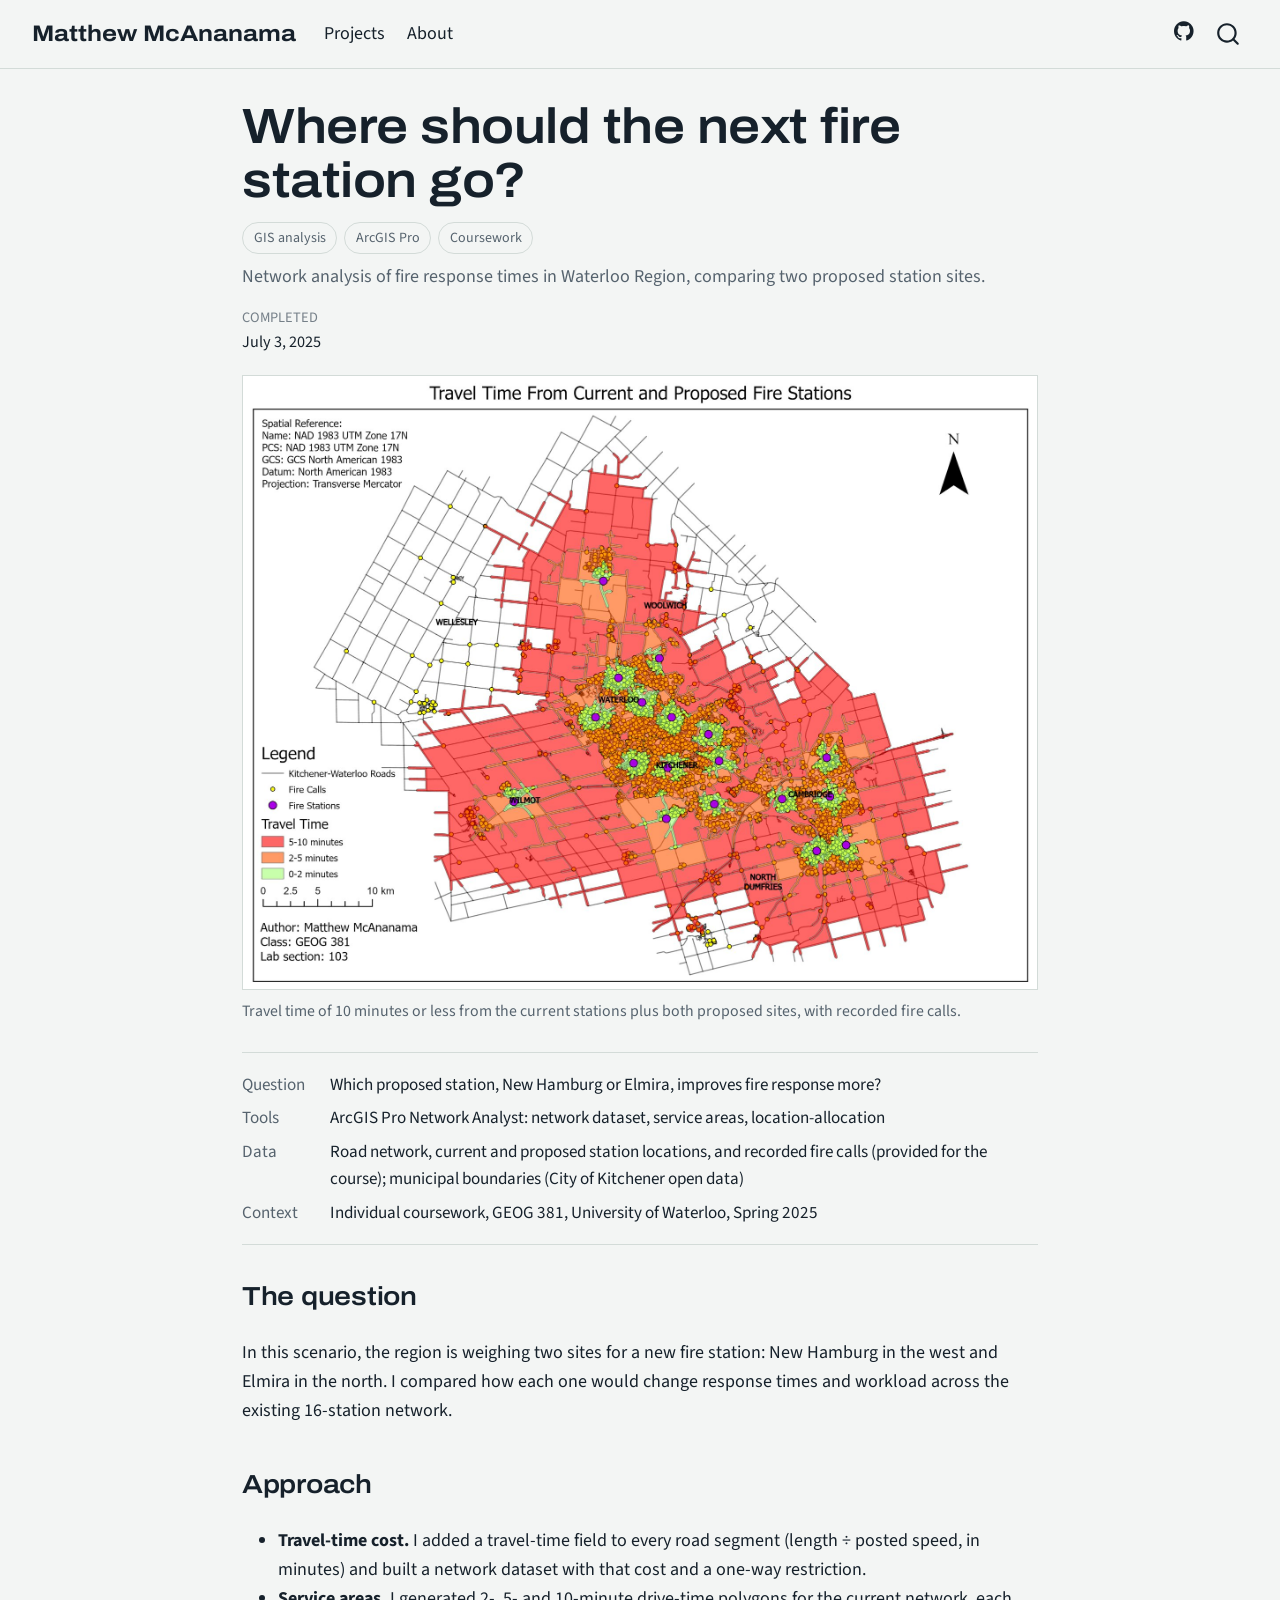
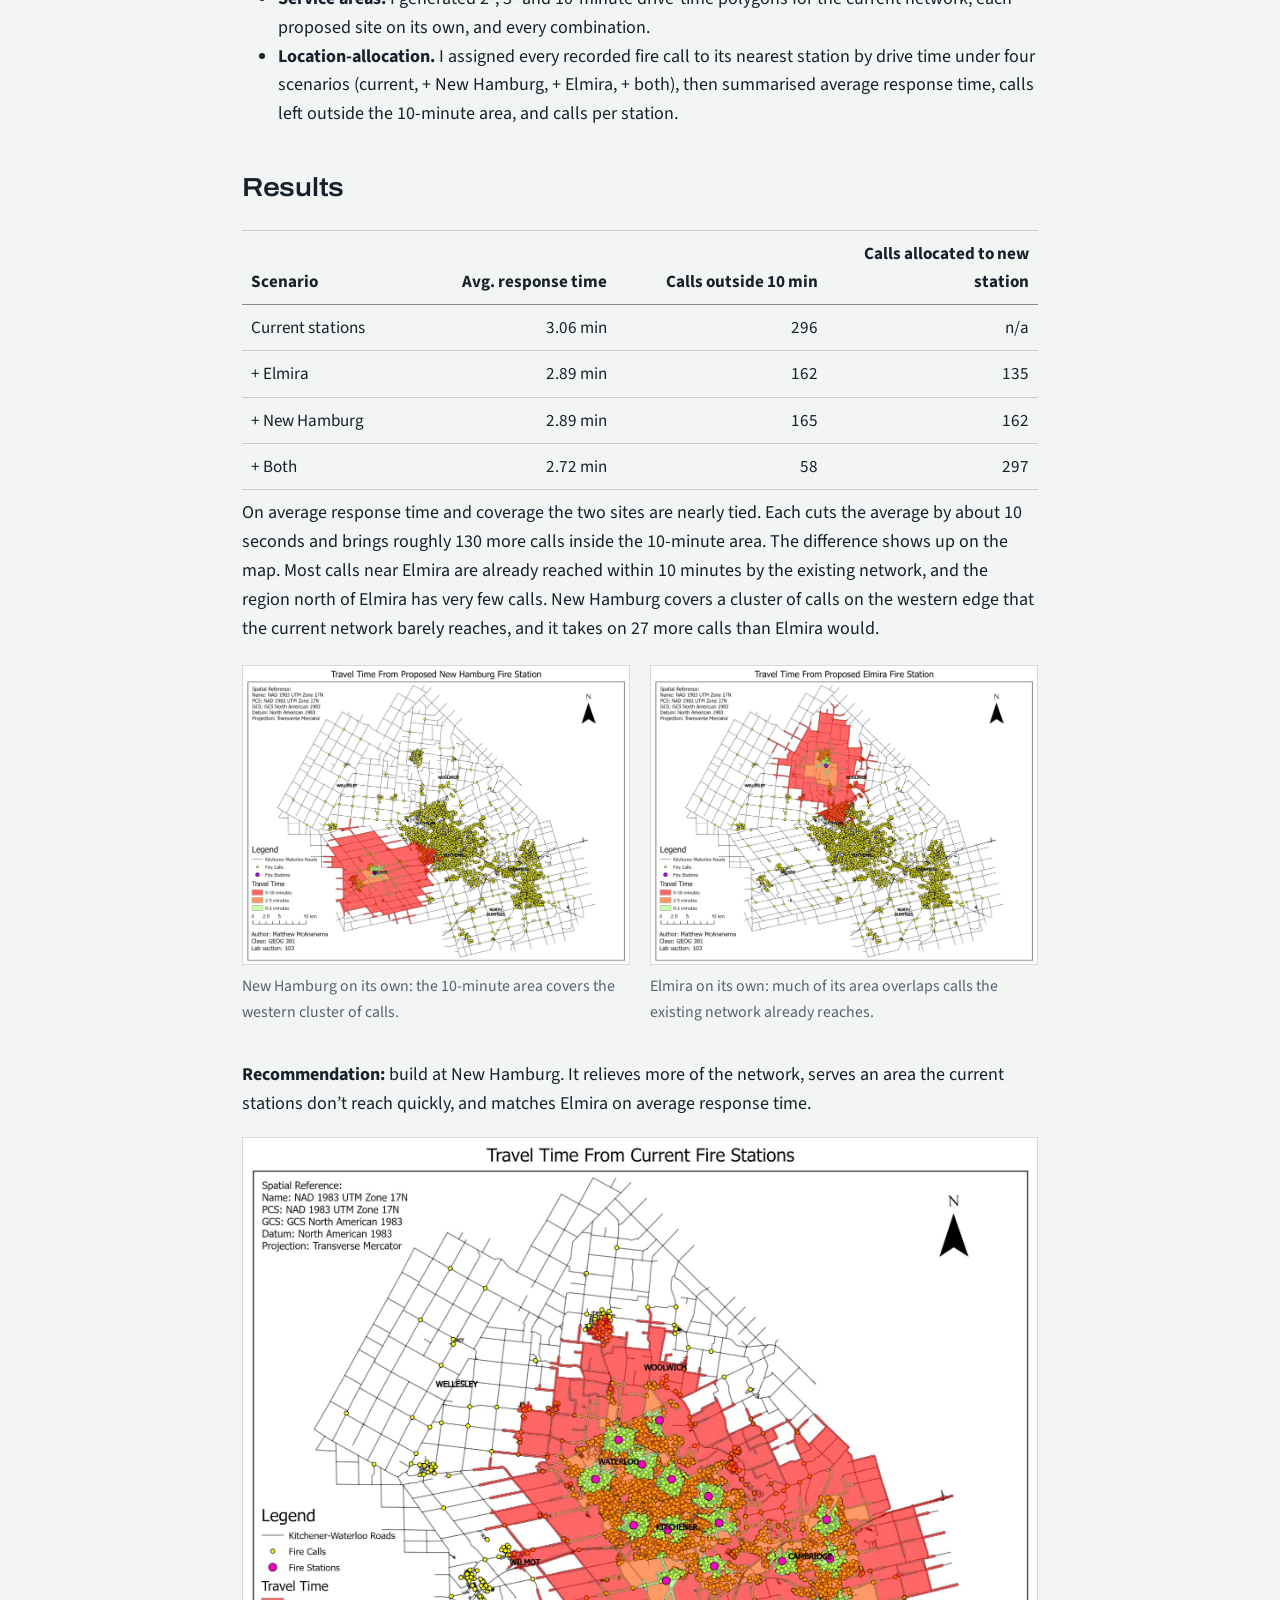
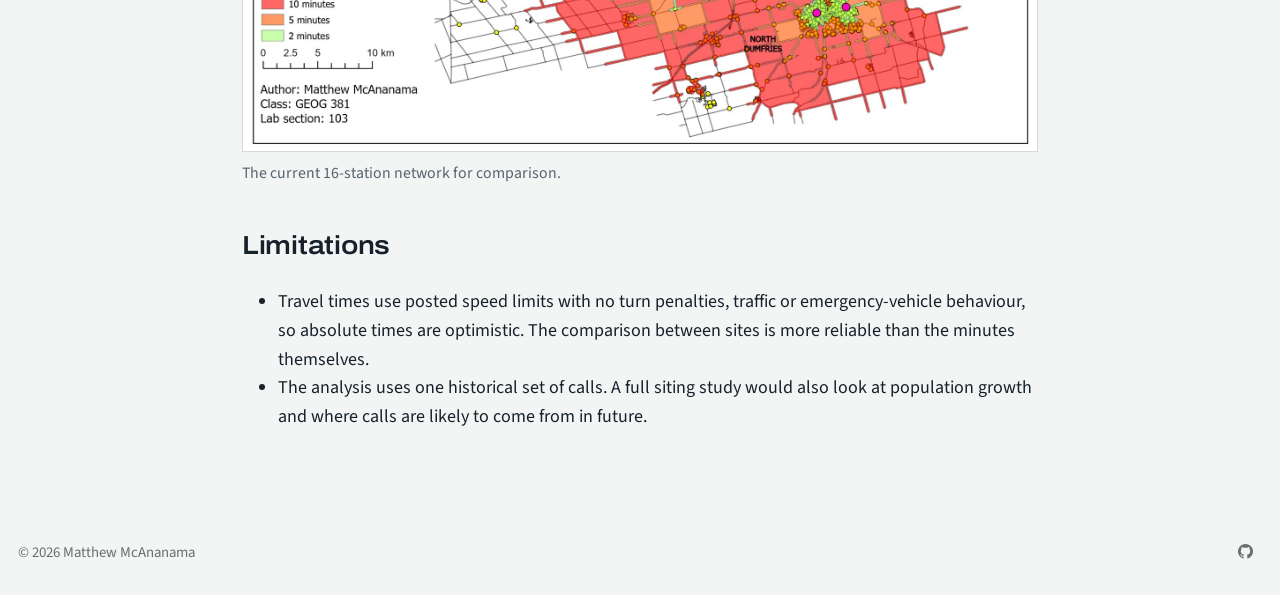
<file: docs/projects/fire-station-coverage/index.html>
<!DOCTYPE html>
<html xmlns="http://www.w3.org/1999/xhtml" lang="en" xml:lang="en"><head>

<meta charset="utf-8">
<meta name="generator" content="quarto-1.10.19">

<meta name="viewport" content="width=device-width, initial-scale=1.0, user-scalable=yes">

<meta name="dcterms.date" content="2025-07-03">
<meta name="description" content="Network analysis of fire response times in Waterloo Region, comparing two proposed station sites.">

<title>Where should the next fire station go? – Matthew McAnanama</title>
<style>
/* Default styles provided by pandoc.
** See https://pandoc.org/MANUAL.html#variables-for-html for config info.
*/
span.smallcaps{font-variant: small-caps;}
div.columns{display: flex; gap: 1.5em;}
div.column{flex: auto;}
@media screen {
div.columns{gap: min(4vw, 1.5em);}
div.column{overflow-x: auto;}
}
div.hanging-indent{margin-left: 1.5em; text-indent: -1.5em;}
ul.task-list{list-style: none;}
ul.task-list li input[type="checkbox"] {
  width: 0.8em;
  margin: 0 0.8em 0.2em -1em; /* quarto-specific, see https://github.com/quarto-dev/quarto-cli/issues/4556 */ 
  vertical-align: middle;
}
</style>


<script src="../../site_libs/quarto-nav/quarto-nav.js"></script>
<script src="../../site_libs/quarto-nav/headroom.min.js"></script>
<script src="../../site_libs/clipboard/clipboard.min.js"></script>
<script src="../../site_libs/quarto-search/autocomplete.umd.js"></script>
<script src="../../site_libs/quarto-search/fuse.min.js"></script>
<script src="../../site_libs/quarto-search/quarto-search.js"></script>
<meta name="quarto:offset" content="../../">
<link href="../../assets/favicon.svg" rel="icon" type="image/svg+xml">
<script src="../../site_libs/quarto-html/quarto.js" type="module"></script>
<script src="../../site_libs/quarto-html/tabsets/tabsets.js" type="module"></script>
<script src="../../site_libs/quarto-html/popper.min.js"></script>
<script src="../../site_libs/quarto-html/tippy.umd.min.js"></script>
<script src="../../site_libs/quarto-html/anchor.min.js"></script>
<link href="../../site_libs/quarto-html/tippy.css" rel="stylesheet">
<link href="../../site_libs/quarto-html/quarto-syntax-highlighting-bf27225e3a48a9273f3daa8f8e829971.css" rel="stylesheet" id="quarto-text-highlighting-styles">
<script src="../../site_libs/bootstrap/bootstrap.min.js"></script>
<link href="../../site_libs/bootstrap/bootstrap-icons.css" rel="stylesheet">
<link href="../../site_libs/bootstrap/bootstrap-263f5d6f20dabbeeda83591b141358c9.min.css" rel="stylesheet" append-hash="true" id="quarto-bootstrap" data-mode="light">
<script src="../../site_libs/quarto-contrib/glightbox/glightbox.min.js"></script>
<link href="../../site_libs/quarto-contrib/glightbox/glightbox.min.css" rel="stylesheet">
<link href="../../site_libs/quarto-contrib/glightbox/lightbox.css" rel="stylesheet">
<script id="quarto-search-options" type="application/json">{
  "location": "navbar",
  "copy-button": false,
  "collapse-after": 3,
  "panel-placement": "end",
  "type": "overlay",
  "limit": 50,
  "keyboard-shortcut": [
    "f",
    "/",
    "s"
  ],
  "show-item-context": false,
  "language": {
    "search-no-results-text": "No results",
    "search-matching-documents-text": "matching documents",
    "search-copy-link-title": "Copy link to search",
    "search-hide-matches-text": "Hide additional matches",
    "search-more-match-text": "more match in this document",
    "search-more-matches-text": "more matches in this document",
    "search-clear-button-title": "Clear",
    "search-text-placeholder": "",
    "search-detached-cancel-button-title": "Cancel",
    "search-submit-button-title": "Submit",
    "search-label": "Search"
  }
}</script>
<style>html{ scroll-behavior: smooth; }</style>


</head>

<body class="nav-fixed fullcontent quarto-light">

<div id="quarto-search-results"></div>
  <header id="quarto-header" class="headroom fixed-top">
    <nav class="navbar navbar-expand-lg " data-bs-theme="dark">
      <div class="navbar-container container-fluid">
      <div class="navbar-brand-container mx-auto">
    <a class="navbar-brand" href="../../index.html">
    <span class="navbar-title">Matthew McAnanama</span>
    </a>
  </div>
            <div id="quarto-search" class="" title="Search"></div>
          <button class="navbar-toggler" type="button" data-bs-toggle="collapse" data-bs-target="#navbarCollapse" aria-controls="navbarCollapse" role="menu" aria-expanded="false" aria-label="Toggle navigation" onclick="if (window.quartoToggleHeadroom) { window.quartoToggleHeadroom(); }">
  <span class="navbar-toggler-icon"></span>
</button>
          <div class="collapse navbar-collapse" id="navbarCollapse">
            <ul class="navbar-nav navbar-nav-scroll me-auto">
  <li class="nav-item">
    <a class="nav-link" href="../../projects/index.html"> 
<span class="menu-text">Projects</span></a>
  </li>  
  <li class="nav-item">
    <a class="nav-link" href="../../about.html"> 
<span class="menu-text">About</span></a>
  </li>  
</ul>
            <ul class="navbar-nav navbar-nav-scroll ms-auto">
  <li class="nav-item compact">
    <a class="nav-link" href="https://github.com/sheetmars"> <i class="bi bi-github" role="img" aria-label="GitHub profile">
</i> 
<span class="menu-text"></span></a>
  </li>  
</ul>
          </div> <!-- /navcollapse -->
            <div class="quarto-navbar-tools">
</div>
      </div> <!-- /container-fluid -->
    </nav>
</header>
<!-- content -->
<div id="quarto-content" class="quarto-container page-columns page-rows-contents page-layout-article page-navbar">
<!-- sidebar -->
<!-- margin-sidebar -->
    
<!-- main -->
<main class="content" id="quarto-document-content">

<header id="title-block-header" class="quarto-title-block default">
<div class="quarto-title">
<h1 class="title">Where should the next fire station go?</h1>
  <div class="quarto-categories">
    <div class="quarto-category">GIS analysis</div>
    <div class="quarto-category">ArcGIS Pro</div>
    <div class="quarto-category">Coursework</div>
  </div>
  </div>

<div>
  <div class="description">
    Network analysis of fire response times in Waterloo Region, comparing two proposed station sites.
  </div>
</div>


<div class="quarto-title-meta">

    
    <div>
    <div class="quarto-title-meta-heading">Completed</div>
    <div class="quarto-title-meta-contents">
      <p class="date">July 3, 2025</p>
    </div>
  </div>
  
    
  </div>
  


</header>


<div class="quarto-figure quarto-figure-center">
<figure class="figure">
<p><a href="coverage-all.jpg" class="lightbox" data-gallery="quarto-lightbox-gallery-1" title="Travel time of 10 minutes or less from the current stations plus both proposed sites, with recorded fire calls."><img src="coverage-all.jpg" class="img-fluid figure-img" alt="Travel time of 10 minutes or less from the current stations plus both proposed sites, with recorded fire calls."></a></p>
<figcaption>Travel time of 10 minutes or less from the current stations plus both proposed sites, with recorded fire calls.</figcaption>
</figure>
</div>
<dl class="facts">
<dt>
Question
</dt>
<dd>
Which proposed station, New Hamburg or Elmira, improves fire response more?
</dd>
<dt>
Tools
</dt>
<dd>
ArcGIS Pro Network Analyst: network dataset, service areas, location-allocation
</dd>
<dt>
Data
</dt>
<dd>
Road network, current and proposed station locations, and recorded fire calls (provided for the course); municipal boundaries (City of Kitchener open data)
</dd>
<dt>
Context
</dt>
<dd>
Individual coursework, GEOG 381, University of Waterloo, Spring 2025
</dd>
</dl>
<section id="the-question" class="level2">
<h2 class="anchored" data-anchor-id="the-question">The question</h2>
<p>In this scenario, the region is weighing two sites for a new fire station: New Hamburg in the west and Elmira in the north. I compared how each one would change response times and workload across the existing 16-station network.</p>
</section>
<section id="approach" class="level2">
<h2 class="anchored" data-anchor-id="approach">Approach</h2>
<ul>
<li><strong>Travel-time cost.</strong> I added a travel-time field to every road segment (length ÷ posted speed, in minutes) and built a network dataset with that cost and a one-way restriction.</li>
<li><strong>Service areas.</strong> I generated 2-, 5- and 10-minute drive-time polygons for the current network, each proposed site on its own, and every combination.</li>
<li><strong>Location-allocation.</strong> I assigned every recorded fire call to its nearest station by drive time under four scenarios (current, + New Hamburg, + Elmira, + both), then summarised average response time, calls left outside the 10-minute area, and calls per station.</li>
</ul>
</section>
<section id="results" class="level2">
<h2 class="anchored" data-anchor-id="results">Results</h2>
<table class="result-table caption-top table">
<colgroup>
<col style="width: 20%">
<col style="width: 26%">
<col style="width: 26%">
<col style="width: 26%">
</colgroup>
<thead>
<tr class="header">
<th>Scenario</th>
<th style="text-align: right;">Avg. response time</th>
<th style="text-align: right;">Calls outside 10 min</th>
<th style="text-align: right;">Calls allocated to new station</th>
</tr>
</thead>
<tbody>
<tr class="odd">
<td>Current stations</td>
<td style="text-align: right;">3.06 min</td>
<td style="text-align: right;">296</td>
<td style="text-align: right;">n/a</td>
</tr>
<tr class="even">
<td>+ Elmira</td>
<td style="text-align: right;">2.89 min</td>
<td style="text-align: right;">162</td>
<td style="text-align: right;">135</td>
</tr>
<tr class="odd">
<td>+ New Hamburg</td>
<td style="text-align: right;">2.89 min</td>
<td style="text-align: right;">165</td>
<td style="text-align: right;">162</td>
</tr>
<tr class="even">
<td>+ Both</td>
<td style="text-align: right;">2.72 min</td>
<td style="text-align: right;">58</td>
<td style="text-align: right;">297</td>
</tr>
</tbody>
</table>
<p>On average response time and coverage the two sites are nearly tied. Each cuts the average by about 10 seconds and brings roughly 130 more calls inside the 10-minute area. The difference shows up on the map. Most calls near Elmira are already reached within 10 minutes by the existing network, and the region north of Elmira has very few calls. New Hamburg covers a cluster of calls on the western edge that the current network barely reaches, and it takes on 27 more calls than Elmira would.</p>
<div class="quarto-layout-panel" data-layout-ncol="2">
<div class="quarto-layout-row">
<div class="quarto-layout-cell" style="flex-basis: 50.0%;justify-content: flex-start;">
<div class="quarto-figure quarto-figure-center">
<figure class="figure">
<p><a href="coverage-new-hamburg.jpg" class="lightbox" data-gallery="quarto-lightbox-gallery-2" title="New Hamburg on its own: the 10-minute area covers the western cluster of calls."><img src="coverage-new-hamburg.jpg" class="img-fluid figure-img" alt="New Hamburg on its own: the 10-minute area covers the western cluster of calls."></a></p>
<figcaption>New Hamburg on its own: the 10-minute area covers the western cluster of calls.</figcaption>
</figure>
</div>
</div>
<div class="quarto-layout-cell" style="flex-basis: 50.0%;justify-content: flex-start;">
<div class="quarto-figure quarto-figure-center">
<figure class="figure">
<p><a href="coverage-elmira.jpg" class="lightbox" data-gallery="quarto-lightbox-gallery-3" title="Elmira on its own: much of its area overlaps calls the existing network already reaches."><img src="coverage-elmira.jpg" class="img-fluid figure-img" alt="Elmira on its own: much of its area overlaps calls the existing network already reaches."></a></p>
<figcaption>Elmira on its own: much of its area overlaps calls the existing network already reaches.</figcaption>
</figure>
</div>
</div>
</div>
</div>
<p><strong>Recommendation:</strong> build at New Hamburg. It relieves more of the network, serves an area the current stations don’t reach quickly, and matches Elmira on average response time.</p>
<div class="quarto-figure quarto-figure-center">
<figure class="figure">
<p><a href="coverage-current.jpg" class="lightbox" data-gallery="quarto-lightbox-gallery-4" title="The current 16-station network for comparison."><img src="coverage-current.jpg" class="img-fluid figure-img" alt="The current 16-station network for comparison."></a></p>
<figcaption>The current 16-station network for comparison.</figcaption>
</figure>
</div>
</section>
<section id="limitations" class="level2">
<h2 class="anchored" data-anchor-id="limitations">Limitations</h2>
<ul>
<li>Travel times use posted speed limits with no turn penalties, traffic or emergency-vehicle behaviour, so absolute times are optimistic. The comparison between sites is more reliable than the minutes themselves.</li>
<li>The analysis uses one historical set of calls. A full siting study would also look at population growth and where calls are likely to come from in future.</li>
</ul>


</section>

</main> <!-- /main -->
<script id="quarto-html-after-body" type="application/javascript">
  window.document.addEventListener("DOMContentLoaded", function (event) {
    const icon = "";
    const anchorJS = new window.AnchorJS();
    anchorJS.options = {
      placement: 'right',
      icon: icon
    };
    anchorJS.add('.anchored');
    const isCodeAnnotation = (el) => {
      for (const clz of el.classList) {
        if (clz.startsWith('code-annotation-')) {                     
          return true;
        }
      }
      return false;
    }
    const onCopySuccess = function(e) {
      // button target
      const button = e.trigger;
      // don't keep focus
      button.blur();
      // flash "checked"
      button.classList.add('code-copy-button-checked');
      var currentTitle = button.getAttribute("title");
      button.setAttribute("title", "Copied!");
      let tooltip;
      if (window.bootstrap) {
        button.setAttribute("data-bs-toggle", "tooltip");
        button.setAttribute("data-bs-placement", "left");
        button.setAttribute("data-bs-title", "Copied!");
        tooltip = new bootstrap.Tooltip(button, 
          { trigger: "manual", 
            customClass: "code-copy-button-tooltip",
            offset: [0, -8]});
        tooltip.show();    
      }
      setTimeout(function() {
        if (tooltip) {
          tooltip.hide();
          button.removeAttribute("data-bs-title");
          button.removeAttribute("data-bs-toggle");
          button.removeAttribute("data-bs-placement");
        }
        button.setAttribute("title", currentTitle);
        button.classList.remove('code-copy-button-checked');
      }, 1000);
      // clear code selection
      e.clearSelection();
    }
    const getTextToCopy = function(trigger) {
      const outerScaffold = trigger.parentElement.cloneNode(true);
      const codeEl = outerScaffold.querySelector('code');
      for (const childEl of codeEl.children) {
        if (isCodeAnnotation(childEl)) {
          childEl.remove();
        }
      }
      return codeEl.innerText;
    }
    const clipboard = new window.ClipboardJS('.code-copy-button:not([data-in-quarto-modal])', {
      text: getTextToCopy
    });
    clipboard.on('success', onCopySuccess);
    if (window.document.getElementById('quarto-embedded-source-code-modal')) {
      const clipboardModal = new window.ClipboardJS('.code-copy-button[data-in-quarto-modal]', {
        text: getTextToCopy,
        container: window.document.getElementById('quarto-embedded-source-code-modal')
      });
      clipboardModal.on('success', onCopySuccess);
    }
      var localhostRegex = new RegExp(/^(?:http|https):\/\/localhost\:?[0-9]*\//);
      var mailtoRegex = new RegExp(/^mailto:/);
        var filterRegex = new RegExp("https:\/\/sheetmars\.github\.io");
      var isInternal = (href) => {
          return filterRegex.test(href) || localhostRegex.test(href) || mailtoRegex.test(href);
      }
      // Inspect non-navigation links and adorn them if external
     var links = window.document.querySelectorAll('a[href]:not(.nav-link):not(.navbar-brand):not(.toc-action):not(.sidebar-link):not(.sidebar-item-toggle):not(.pagination-link):not(.no-external):not([aria-hidden]):not(.dropdown-item):not(.quarto-navigation-tool):not(.about-link)');
      for (var i=0; i<links.length; i++) {
        const link = links[i];
        if (!isInternal(link.href)) {
          // undo the damage that might have been done by quarto-nav.js in the case of
          // links that we want to consider external
          if (link.dataset.originalHref !== undefined) {
            link.href = link.dataset.originalHref;
          }
            // target, if specified
            link.setAttribute("target", "_blank");
            if (link.getAttribute("rel") === null) {
              link.setAttribute("rel", "noopener");
            }
        }
      }
    function tippyHover(el, contentFn, onTriggerFn, onUntriggerFn) {
      const config = {
        allowHTML: true,
        maxWidth: 500,
        delay: 100,
        arrow: false,
        appendTo: function(el) {
            return el.parentElement;
        },
        interactive: true,
        interactiveBorder: 10,
        theme: 'quarto',
        placement: 'bottom-start',
      };
      if (contentFn) {
        config.content = contentFn;
      }
      if (onTriggerFn) {
        config.onTrigger = onTriggerFn;
      }
      if (onUntriggerFn) {
        config.onUntrigger = onUntriggerFn;
      }
      window.tippy(el, config); 
    }
    const noterefs = window.document.querySelectorAll('a[role="doc-noteref"]');
    for (var i=0; i<noterefs.length; i++) {
      const ref = noterefs[i];
      tippyHover(ref, function() {
        // use id or data attribute instead here
        let href = ref.getAttribute('data-footnote-href') || ref.getAttribute('href');
        try { href = new URL(href).hash; } catch {}
        const id = href.replace(/^#\/?/, "");
        const note = window.document.getElementById(id);
        if (note) {
          return note.innerHTML;
        } else {
          return "";
        }
      });
    }
    const xrefs = window.document.querySelectorAll('a.quarto-xref');
    const processXRef = (id, note) => {
      // Strip column container classes
      const stripColumnClz = (el) => {
        el.classList.remove("page-full", "page-columns");
        if (el.children) {
          for (const child of el.children) {
            stripColumnClz(child);
          }
        }
      }
      stripColumnClz(note)
      if (id === null || id.startsWith('sec-')) {
        // Special case sections, only their first couple elements
        const container = document.createElement("div");
        if (note.children && note.children.length > 2) {
          container.appendChild(note.children[0].cloneNode(true));
          for (let i = 1; i < note.children.length; i++) {
            const child = note.children[i];
            if (child.tagName === "P" && child.innerText === "") {
              continue;
            } else {
              container.appendChild(child.cloneNode(true));
              break;
            }
          }
          if (window.Quarto?.typesetMath) {
            window.Quarto.typesetMath(container);
          }
          return container.innerHTML
        } else {
          if (window.Quarto?.typesetMath) {
            window.Quarto.typesetMath(note);
          }
          return note.innerHTML;
        }
      } else {
        // Remove any anchor links if they are present
        const anchorLink = note.querySelector('a.anchorjs-link');
        if (anchorLink) {
          anchorLink.remove();
        }
        if (window.Quarto?.typesetMath) {
          window.Quarto.typesetMath(note);
        }
        if (note.classList.contains("callout")) {
          return note.outerHTML;
        } else {
          return note.innerHTML;
        }
      }
    }
    for (var i=0; i<xrefs.length; i++) {
      const xref = xrefs[i];
      tippyHover(xref, undefined, function(instance) {
        instance.disable();
        let url = xref.getAttribute('href');
        let hash = undefined; 
        if (url.startsWith('#')) {
          hash = url;
        } else {
          try { hash = new URL(url).hash; } catch {}
        }
        if (hash) {
          const id = hash.replace(/^#\/?/, "");
          const note = window.document.getElementById(id);
          if (note !== null) {
            try {
              const html = processXRef(id, note.cloneNode(true));
              instance.setContent(html);
            } finally {
              instance.enable();
              instance.show();
            }
          } else {
            // See if we can fetch this
            fetch(url.split('#')[0])
            .then(res => res.text())
            .then(html => {
              const parser = new DOMParser();
              const htmlDoc = parser.parseFromString(html, "text/html");
              const note = htmlDoc.getElementById(id);
              if (note !== null) {
                const html = processXRef(id, note);
                instance.setContent(html);
              } 
            }).finally(() => {
              instance.enable();
              instance.show();
            });
          }
        } else {
          // See if we can fetch a full url (with no hash to target)
          // This is a special case and we should probably do some content thinning / targeting
          fetch(url)
          .then(res => res.text())
          .then(html => {
            const parser = new DOMParser();
            const htmlDoc = parser.parseFromString(html, "text/html");
            const note = htmlDoc.querySelector('main.content');
            if (note !== null) {
              // This should only happen for chapter cross references
              // (since there is no id in the URL)
              // remove the first header
              if (note.children.length > 0 && note.children[0].tagName === "HEADER") {
                note.children[0].remove();
              }
              const html = processXRef(null, note);
              instance.setContent(html);
            } 
          }).finally(() => {
            instance.enable();
            instance.show();
          });
        }
      }, function(instance) {
      });
    }
        let selectedAnnoteEl;
        const selectorForAnnotation = ( cell, annotation) => {
          let cellAttr = 'data-code-cell="' + cell + '"';
          let lineAttr = 'data-code-annotation="' +  annotation + '"';
          const selector = 'span[' + cellAttr + '][' + lineAttr + ']';
          return selector;
        }
        const selectCodeLines = (annoteEl) => {
          const doc = window.document;
          const targetCell = annoteEl.getAttribute("data-target-cell");
          const targetAnnotation = annoteEl.getAttribute("data-target-annotation");
          const annoteSpan = window.document.querySelector(selectorForAnnotation(targetCell, targetAnnotation));
          const lines = annoteSpan.getAttribute("data-code-lines").split(",");
          const lineIds = lines.map((line) => {
            return targetCell + "-" + line;
          })
          let top = null;
          let height = null;
          let parent = null;
          if (lineIds.length > 0) {
              //compute the position of the single el (top and bottom and make a div)
              const el = window.document.getElementById(lineIds[0]);
              top = el.offsetTop;
              height = el.offsetHeight;
              parent = el.parentElement.parentElement;
            if (lineIds.length > 1) {
              const lastEl = window.document.getElementById(lineIds[lineIds.length - 1]);
              const bottom = lastEl.offsetTop + lastEl.offsetHeight;
              height = bottom - top;
            }
            if (top !== null && height !== null && parent !== null) {
              // cook up a div (if necessary) and position it 
              let div = window.document.getElementById("code-annotation-line-highlight");
              if (div === null) {
                div = window.document.createElement("div");
                div.setAttribute("id", "code-annotation-line-highlight");
                div.style.position = 'absolute';
                parent.appendChild(div);
              }
              div.style.top = top - 2 + "px";
              div.style.height = height + 4 + "px";
              div.style.left = 0;
              let gutterDiv = window.document.getElementById("code-annotation-line-highlight-gutter");
              if (gutterDiv === null) {
                gutterDiv = window.document.createElement("div");
                gutterDiv.setAttribute("id", "code-annotation-line-highlight-gutter");
                gutterDiv.style.position = 'absolute';
                const codeCell = window.document.getElementById(targetCell);
                const gutter = codeCell.querySelector('.code-annotation-gutter');
                gutter.appendChild(gutterDiv);
              }
              gutterDiv.style.top = top - 2 + "px";
              gutterDiv.style.height = height + 4 + "px";
            }
            selectedAnnoteEl = annoteEl;
          }
        };
        const unselectCodeLines = () => {
          const elementsIds = ["code-annotation-line-highlight", "code-annotation-line-highlight-gutter"];
          elementsIds.forEach((elId) => {
            const div = window.document.getElementById(elId);
            if (div) {
              div.remove();
            }
          });
          selectedAnnoteEl = undefined;
        };
          // Handle positioning of the toggle
      window.addEventListener(
        "resize",
        throttle(() => {
          elRect = undefined;
          if (selectedAnnoteEl) {
            selectCodeLines(selectedAnnoteEl);
          }
        }, 10)
      );
      function throttle(fn, ms) {
      let throttle = false;
      let timer;
        return (...args) => {
          if(!throttle) { // first call gets through
              fn.apply(this, args);
              throttle = true;
          } else { // all the others get throttled
              if(timer) clearTimeout(timer); // cancel #2
              timer = setTimeout(() => {
                fn.apply(this, args);
                timer = throttle = false;
              }, ms);
          }
        };
      }
        // Attach click handler to the DT
        const annoteDls = window.document.querySelectorAll('dt[data-target-cell]');
        for (const annoteDlNode of annoteDls) {
          annoteDlNode.addEventListener('click', (event) => {
            const clickedEl = event.target;
            if (clickedEl !== selectedAnnoteEl) {
              unselectCodeLines();
              const activeEl = window.document.querySelector('dt[data-target-cell].code-annotation-active');
              if (activeEl) {
                activeEl.classList.remove('code-annotation-active');
              }
              selectCodeLines(clickedEl);
              clickedEl.classList.add('code-annotation-active');
            } else {
              // Unselect the line
              unselectCodeLines();
              clickedEl.classList.remove('code-annotation-active');
            }
          });
        }
    const findCites = (el) => {
      const parentEl = el.parentElement;
      if (parentEl) {
        const cites = parentEl.dataset.cites;
        if (cites) {
          return {
            el,
            cites: cites.split(' ')
          };
        } else {
          return findCites(el.parentElement)
        }
      } else {
        return undefined;
      }
    };
    var bibliorefs = window.document.querySelectorAll('a[role="doc-biblioref"]');
    for (var i=0; i<bibliorefs.length; i++) {
      const ref = bibliorefs[i];
      const citeInfo = findCites(ref);
      if (citeInfo) {
        tippyHover(citeInfo.el, function() {
          var popup = window.document.createElement('div');
          citeInfo.cites.forEach(function(cite) {
            var citeDiv = window.document.createElement('div');
            citeDiv.classList.add('hanging-indent');
            citeDiv.classList.add('csl-entry');
            var biblioDiv = window.document.getElementById('ref-' + cite);
            if (biblioDiv) {
              citeDiv.innerHTML = biblioDiv.innerHTML;
            }
            popup.appendChild(citeDiv);
          });
          return popup.innerHTML;
        });
      }
    }
  });
  </script>
</div> <!-- /content -->
<footer class="footer">
  <div class="nav-footer">
    <div class="nav-footer-left">
<p>© 2026 Matthew McAnanama</p>
</div>   
    <div class="nav-footer-center">
      &nbsp;
    </div>
    <div class="nav-footer-right">
      <ul class="footer-items list-unstyled">
    <li class="nav-item compact">
    <a class="nav-link" href="https://github.com/sheetmars">
      <i class="bi bi-github" role="img" aria-label="GitHub profile">
</i> 
    </a>
  </li>  
</ul>
    </div>
  </div>
</footer>
<script>var lightboxQuarto = GLightbox({"closeEffect":"zoom","descPosition":"bottom","loop":false,"openEffect":"zoom","selector":".lightbox"});
(function() {
  let previousOnload = window.onload;
  window.onload = () => {
    if (previousOnload) {
      previousOnload();
    }
    lightboxQuarto.on('slide_before_load', (data) => {
      const { slideIndex, slideNode, slideConfig, player, trigger } = data;
      const href = trigger.getAttribute('href');
      if (href !== null) {
        const imgEl = window.document.querySelector(`a[href="${href}"] img`);
        if (imgEl !== null) {
          const srcAttr = imgEl.getAttribute("src");
          if (srcAttr && srcAttr.startsWith("data:")) {
            slideConfig.href = srcAttr;
          }
        }
      } 
    });
  
    lightboxQuarto.on('slide_after_load', (data) => {
      const { slideIndex, slideNode, slideConfig, player, trigger } = data;
      if (window.Quarto?.typesetMath) {
        window.Quarto.typesetMath(slideNode);
      }
    });
  
  };
  
})();
          </script>




<script src="../../site_libs/quarto-html/zenscroll-min.js"></script>
</body></html>
</file>
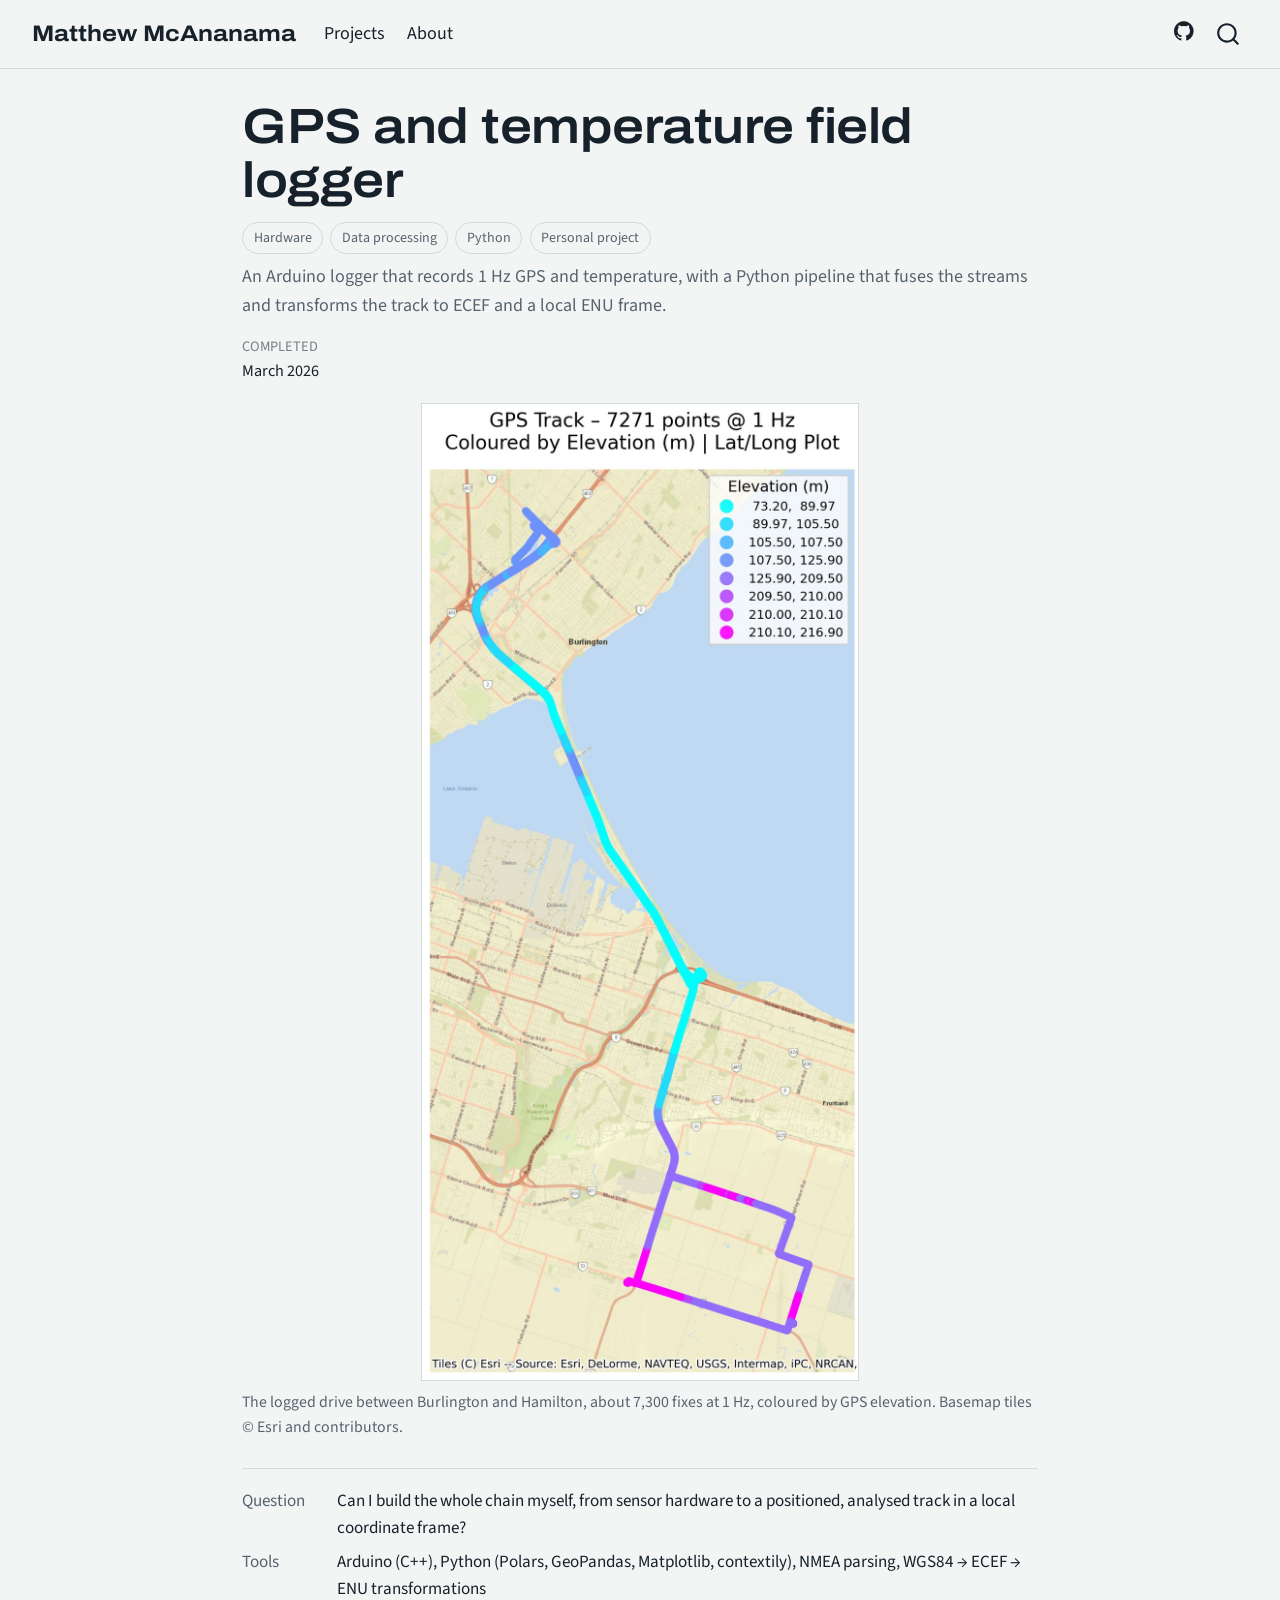
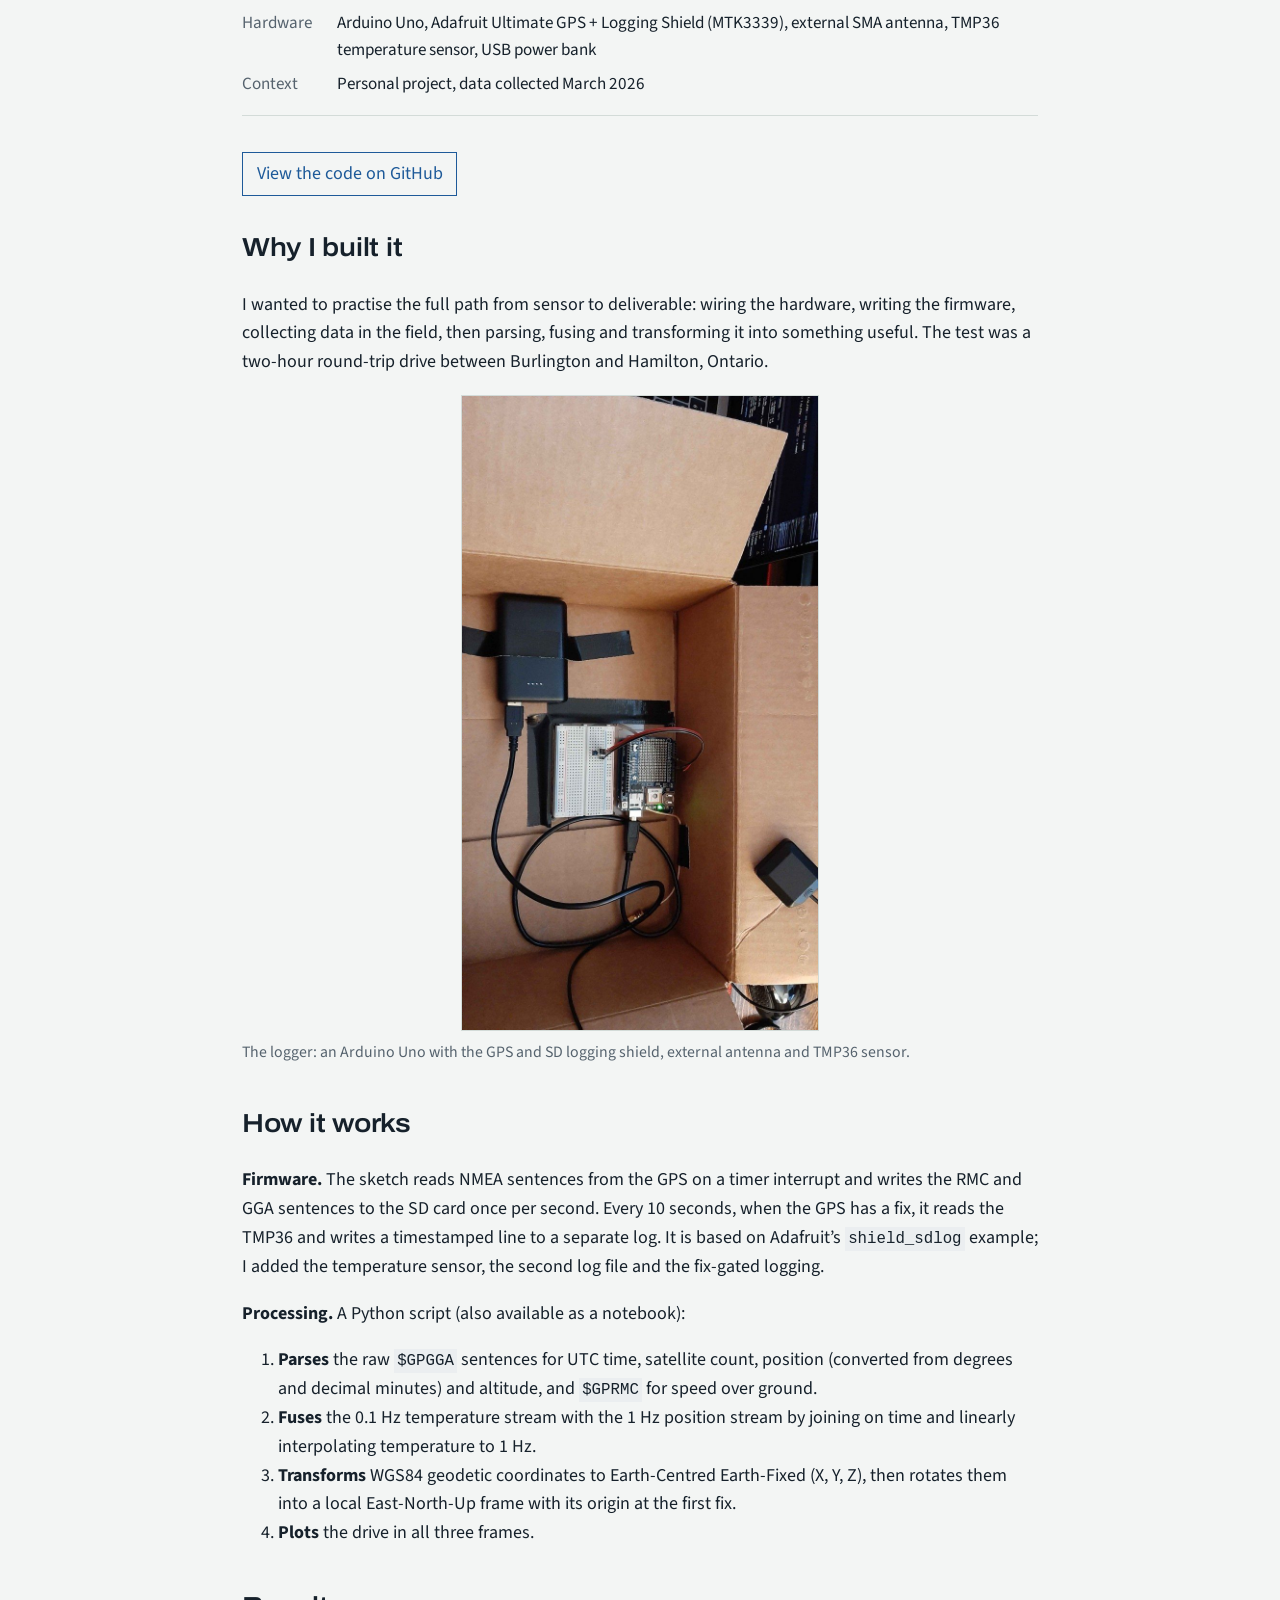
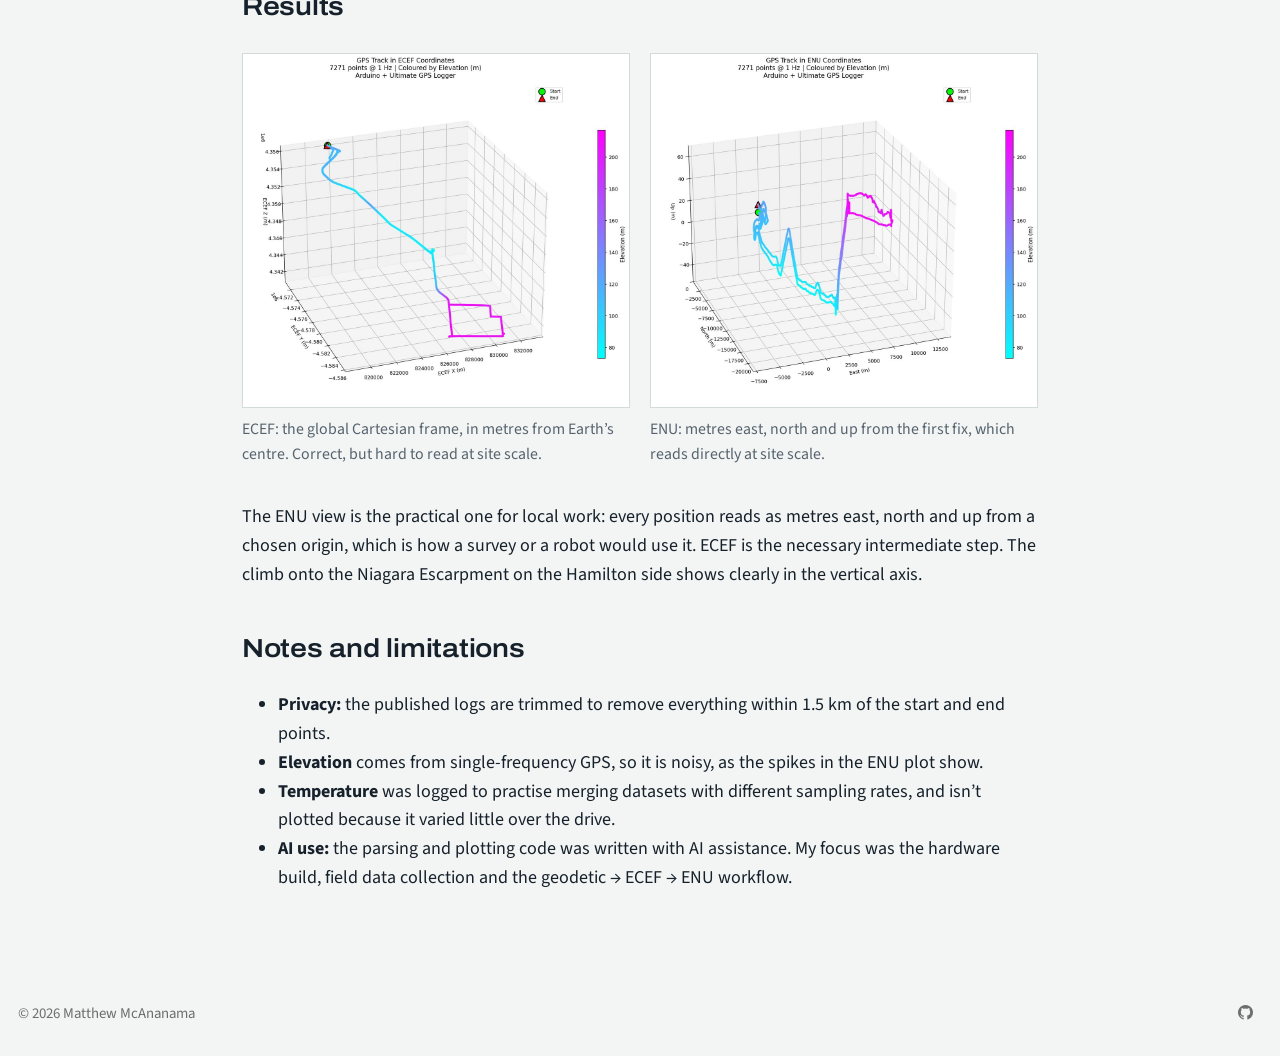
<file: docs/projects/gps-data-logger/index.html>
<!DOCTYPE html>
<html xmlns="http://www.w3.org/1999/xhtml" lang="en" xml:lang="en"><head>

<meta charset="utf-8">
<meta name="generator" content="quarto-1.10.19">

<meta name="viewport" content="width=device-width, initial-scale=1.0, user-scalable=yes">

<meta name="description" content="An Arduino logger that records 1 Hz GPS and temperature, with a Python pipeline that fuses the streams and transforms the track to ECEF and a local ENU frame.">

<title>GPS and temperature field logger – Matthew McAnanama</title>
<style>
/* Default styles provided by pandoc.
** See https://pandoc.org/MANUAL.html#variables-for-html for config info.
*/
span.smallcaps{font-variant: small-caps;}
div.columns{display: flex; gap: 1.5em;}
div.column{flex: auto;}
@media screen {
div.columns{gap: min(4vw, 1.5em);}
div.column{overflow-x: auto;}
}
div.hanging-indent{margin-left: 1.5em; text-indent: -1.5em;}
ul.task-list{list-style: none;}
ul.task-list li input[type="checkbox"] {
  width: 0.8em;
  margin: 0 0.8em 0.2em -1em; /* quarto-specific, see https://github.com/quarto-dev/quarto-cli/issues/4556 */ 
  vertical-align: middle;
}
</style>


<script src="../../site_libs/quarto-nav/quarto-nav.js"></script>
<script src="../../site_libs/quarto-nav/headroom.min.js"></script>
<script src="../../site_libs/clipboard/clipboard.min.js"></script>
<script src="../../site_libs/quarto-search/autocomplete.umd.js"></script>
<script src="../../site_libs/quarto-search/fuse.min.js"></script>
<script src="../../site_libs/quarto-search/quarto-search.js"></script>
<meta name="quarto:offset" content="../../">
<link href="../../assets/favicon.svg" rel="icon" type="image/svg+xml">
<script src="../../site_libs/quarto-html/quarto.js" type="module"></script>
<script src="../../site_libs/quarto-html/tabsets/tabsets.js" type="module"></script>
<script src="../../site_libs/quarto-html/popper.min.js"></script>
<script src="../../site_libs/quarto-html/tippy.umd.min.js"></script>
<script src="../../site_libs/quarto-html/anchor.min.js"></script>
<link href="../../site_libs/quarto-html/tippy.css" rel="stylesheet">
<link href="../../site_libs/quarto-html/quarto-syntax-highlighting-bf27225e3a48a9273f3daa8f8e829971.css" rel="stylesheet" id="quarto-text-highlighting-styles">
<script src="../../site_libs/bootstrap/bootstrap.min.js"></script>
<link href="../../site_libs/bootstrap/bootstrap-icons.css" rel="stylesheet">
<link href="../../site_libs/bootstrap/bootstrap-263f5d6f20dabbeeda83591b141358c9.min.css" rel="stylesheet" append-hash="true" id="quarto-bootstrap" data-mode="light">
<script src="../../site_libs/quarto-contrib/glightbox/glightbox.min.js"></script>
<link href="../../site_libs/quarto-contrib/glightbox/glightbox.min.css" rel="stylesheet">
<link href="../../site_libs/quarto-contrib/glightbox/lightbox.css" rel="stylesheet">
<script id="quarto-search-options" type="application/json">{
  "location": "navbar",
  "copy-button": false,
  "collapse-after": 3,
  "panel-placement": "end",
  "type": "overlay",
  "limit": 50,
  "keyboard-shortcut": [
    "f",
    "/",
    "s"
  ],
  "show-item-context": false,
  "language": {
    "search-no-results-text": "No results",
    "search-matching-documents-text": "matching documents",
    "search-copy-link-title": "Copy link to search",
    "search-hide-matches-text": "Hide additional matches",
    "search-more-match-text": "more match in this document",
    "search-more-matches-text": "more matches in this document",
    "search-clear-button-title": "Clear",
    "search-text-placeholder": "",
    "search-detached-cancel-button-title": "Cancel",
    "search-submit-button-title": "Submit",
    "search-label": "Search"
  }
}</script>
<style>html{ scroll-behavior: smooth; }</style>


</head>

<body class="nav-fixed fullcontent quarto-light">

<div id="quarto-search-results"></div>
  <header id="quarto-header" class="headroom fixed-top">
    <nav class="navbar navbar-expand-lg " data-bs-theme="dark">
      <div class="navbar-container container-fluid">
      <div class="navbar-brand-container mx-auto">
    <a class="navbar-brand" href="../../index.html">
    <span class="navbar-title">Matthew McAnanama</span>
    </a>
  </div>
            <div id="quarto-search" class="" title="Search"></div>
          <button class="navbar-toggler" type="button" data-bs-toggle="collapse" data-bs-target="#navbarCollapse" aria-controls="navbarCollapse" role="menu" aria-expanded="false" aria-label="Toggle navigation" onclick="if (window.quartoToggleHeadroom) { window.quartoToggleHeadroom(); }">
  <span class="navbar-toggler-icon"></span>
</button>
          <div class="collapse navbar-collapse" id="navbarCollapse">
            <ul class="navbar-nav navbar-nav-scroll me-auto">
  <li class="nav-item">
    <a class="nav-link" href="../../projects/index.html"> 
<span class="menu-text">Projects</span></a>
  </li>  
  <li class="nav-item">
    <a class="nav-link" href="../../about.html"> 
<span class="menu-text">About</span></a>
  </li>  
</ul>
            <ul class="navbar-nav navbar-nav-scroll ms-auto">
  <li class="nav-item compact">
    <a class="nav-link" href="https://github.com/sheetmars"> <i class="bi bi-github" role="img" aria-label="GitHub profile">
</i> 
<span class="menu-text"></span></a>
  </li>  
</ul>
          </div> <!-- /navcollapse -->
            <div class="quarto-navbar-tools">
</div>
      </div> <!-- /container-fluid -->
    </nav>
</header>
<!-- content -->
<div id="quarto-content" class="quarto-container page-columns page-rows-contents page-layout-article page-navbar">
<!-- sidebar -->
<!-- margin-sidebar -->
    
<!-- main -->
<main class="content" id="quarto-document-content">

<header id="title-block-header" class="quarto-title-block default">
<div class="quarto-title">
<h1 class="title">GPS and temperature field logger</h1>
  <div class="quarto-categories">
    <div class="quarto-category">Hardware</div>
    <div class="quarto-category">Data processing</div>
    <div class="quarto-category">Python</div>
    <div class="quarto-category">Personal project</div>
  </div>
  </div>

<div>
  <div class="description">
    An Arduino logger that records 1 Hz GPS and temperature, with a Python pipeline that fuses the streams and transforms the track to ECEF and a local ENU frame.
  </div>
</div>


<div class="quarto-title-meta">

    
    <div>
    <div class="quarto-title-meta-heading">Completed</div>
    <div class="quarto-title-meta-contents">
      <p class="date">March 2026</p>
    </div>
  </div>
  
    
  </div>
  


</header>


<div class="quarto-figure quarto-figure-center">
<figure class="figure">
<p><a href="track-map.jpg" class="lightbox" data-gallery="quarto-lightbox-gallery-1" title="The logged drive between Burlington and Hamilton, about 7,300 fixes at 1 Hz, coloured by GPS elevation. Basemap tiles © Esri and contributors."><img src="track-map.jpg" class="img-fluid figure-img" style="width:55.0%" alt="The logged drive between Burlington and Hamilton, about 7,300 fixes at 1 Hz, coloured by GPS elevation. Basemap tiles © Esri and contributors."></a></p>
<figcaption>The logged drive between Burlington and Hamilton, about 7,300 fixes at 1 Hz, coloured by GPS elevation. Basemap tiles © Esri and contributors.</figcaption>
</figure>
</div>
<dl class="facts">
<dt>
Question
</dt>
<dd>
Can I build the whole chain myself, from sensor hardware to a positioned, analysed track in a local coordinate frame?
</dd>
<dt>
Tools
</dt>
<dd>
Arduino (C++), Python (Polars, GeoPandas, Matplotlib, contextily), NMEA parsing, WGS84 → ECEF → ENU transformations
</dd>
<dt>
Hardware
</dt>
<dd>
Arduino Uno, Adafruit Ultimate GPS + Logging Shield (MTK3339), external SMA antenna, TMP36 temperature sensor, USB power bank
</dd>
<dt>
Context
</dt>
<dd>
Personal project, data collected March 2026
</dd>
</dl>
<p><a href="https://github.com/sheetmars/gps-data-logger" class="btn btn-outline-primary">View the code on GitHub</a></p>
<section id="why-i-built-it" class="level2">
<h2 class="anchored" data-anchor-id="why-i-built-it">Why I built it</h2>
<p>I wanted to practise the full path from sensor to deliverable: wiring the hardware, writing the firmware, collecting data in the field, then parsing, fusing and transforming it into something useful. The test was a two-hour round-trip drive between Burlington and Hamilton, Ontario.</p>
<div class="quarto-figure quarto-figure-center">
<figure class="figure">
<p><a href="hardware.jpg" class="lightbox" data-gallery="quarto-lightbox-gallery-2" title="The logger: an Arduino Uno with the GPS and SD logging shield, external antenna and TMP36 sensor."><img src="hardware.jpg" class="img-fluid figure-img" style="width:45.0%" alt="The logger: an Arduino Uno with the GPS and SD logging shield, external antenna and TMP36 sensor."></a></p>
<figcaption>The logger: an Arduino Uno with the GPS and SD logging shield, external antenna and TMP36 sensor.</figcaption>
</figure>
</div>
</section>
<section id="how-it-works" class="level2">
<h2 class="anchored" data-anchor-id="how-it-works">How it works</h2>
<p><strong>Firmware.</strong> The sketch reads NMEA sentences from the GPS on a timer interrupt and writes the RMC and GGA sentences to the SD card once per second. Every 10 seconds, when the GPS has a fix, it reads the TMP36 and writes a timestamped line to a separate log. It is based on Adafruit’s <code>shield_sdlog</code> example; I added the temperature sensor, the second log file and the fix-gated logging.</p>
<p><strong>Processing.</strong> A Python script (also available as a notebook):</p>
<ol type="1">
<li><strong>Parses</strong> the raw <code>$GPGGA</code> sentences for UTC time, satellite count, position (converted from degrees and decimal minutes) and altitude, and <code>$GPRMC</code> for speed over ground.</li>
<li><strong>Fuses</strong> the 0.1 Hz temperature stream with the 1 Hz position stream by joining on time and linearly interpolating temperature to 1 Hz.</li>
<li><strong>Transforms</strong> WGS84 geodetic coordinates to Earth-Centred Earth-Fixed (X, Y, Z), then rotates them into a local East-North-Up frame with its origin at the first fix.</li>
<li><strong>Plots</strong> the drive in all three frames.</li>
</ol>
</section>
<section id="results" class="level2">
<h2 class="anchored" data-anchor-id="results">Results</h2>
<div class="quarto-layout-panel" data-layout-ncol="2">
<div class="quarto-layout-row">
<div class="quarto-layout-cell" style="flex-basis: 50.0%;justify-content: flex-start;">
<div class="quarto-figure quarto-figure-center">
<figure class="figure">
<p><a href="track-ecef.jpg" class="lightbox" data-gallery="quarto-lightbox-gallery-3" title="ECEF: the global Cartesian frame, in metres from Earth’s centre. Correct, but hard to read at site scale."><img src="track-ecef.jpg" class="img-fluid figure-img" alt="ECEF: the global Cartesian frame, in metres from Earth’s centre. Correct, but hard to read at site scale."></a></p>
<figcaption>ECEF: the global Cartesian frame, in metres from Earth’s centre. Correct, but hard to read at site scale.</figcaption>
</figure>
</div>
</div>
<div class="quarto-layout-cell" style="flex-basis: 50.0%;justify-content: flex-start;">
<div class="quarto-figure quarto-figure-center">
<figure class="figure">
<p><a href="track-enu.jpg" class="lightbox" data-gallery="quarto-lightbox-gallery-4" title="ENU: metres east, north and up from the first fix, which reads directly at site scale."><img src="track-enu.jpg" class="img-fluid figure-img" alt="ENU: metres east, north and up from the first fix, which reads directly at site scale."></a></p>
<figcaption>ENU: metres east, north and up from the first fix, which reads directly at site scale.</figcaption>
</figure>
</div>
</div>
</div>
</div>
<p>The ENU view is the practical one for local work: every position reads as metres east, north and up from a chosen origin, which is how a survey or a robot would use it. ECEF is the necessary intermediate step. The climb onto the Niagara Escarpment on the Hamilton side shows clearly in the vertical axis.</p>
</section>
<section id="notes-and-limitations" class="level2">
<h2 class="anchored" data-anchor-id="notes-and-limitations">Notes and limitations</h2>
<ul>
<li><strong>Privacy:</strong> the published logs are trimmed to remove everything within 1.5 km of the start and end points.</li>
<li><strong>Elevation</strong> comes from single-frequency GPS, so it is noisy, as the spikes in the ENU plot show.</li>
<li><strong>Temperature</strong> was logged to practise merging datasets with different sampling rates, and isn’t plotted because it varied little over the drive.</li>
<li><strong>AI use:</strong> the parsing and plotting code was written with AI assistance. My focus was the hardware build, field data collection and the geodetic → ECEF → ENU workflow.</li>
</ul>


</section>

</main> <!-- /main -->
<script id="quarto-html-after-body" type="application/javascript">
  window.document.addEventListener("DOMContentLoaded", function (event) {
    const icon = "";
    const anchorJS = new window.AnchorJS();
    anchorJS.options = {
      placement: 'right',
      icon: icon
    };
    anchorJS.add('.anchored');
    const isCodeAnnotation = (el) => {
      for (const clz of el.classList) {
        if (clz.startsWith('code-annotation-')) {                     
          return true;
        }
      }
      return false;
    }
    const onCopySuccess = function(e) {
      // button target
      const button = e.trigger;
      // don't keep focus
      button.blur();
      // flash "checked"
      button.classList.add('code-copy-button-checked');
      var currentTitle = button.getAttribute("title");
      button.setAttribute("title", "Copied!");
      let tooltip;
      if (window.bootstrap) {
        button.setAttribute("data-bs-toggle", "tooltip");
        button.setAttribute("data-bs-placement", "left");
        button.setAttribute("data-bs-title", "Copied!");
        tooltip = new bootstrap.Tooltip(button, 
          { trigger: "manual", 
            customClass: "code-copy-button-tooltip",
            offset: [0, -8]});
        tooltip.show();    
      }
      setTimeout(function() {
        if (tooltip) {
          tooltip.hide();
          button.removeAttribute("data-bs-title");
          button.removeAttribute("data-bs-toggle");
          button.removeAttribute("data-bs-placement");
        }
        button.setAttribute("title", currentTitle);
        button.classList.remove('code-copy-button-checked');
      }, 1000);
      // clear code selection
      e.clearSelection();
    }
    const getTextToCopy = function(trigger) {
      const outerScaffold = trigger.parentElement.cloneNode(true);
      const codeEl = outerScaffold.querySelector('code');
      for (const childEl of codeEl.children) {
        if (isCodeAnnotation(childEl)) {
          childEl.remove();
        }
      }
      return codeEl.innerText;
    }
    const clipboard = new window.ClipboardJS('.code-copy-button:not([data-in-quarto-modal])', {
      text: getTextToCopy
    });
    clipboard.on('success', onCopySuccess);
    if (window.document.getElementById('quarto-embedded-source-code-modal')) {
      const clipboardModal = new window.ClipboardJS('.code-copy-button[data-in-quarto-modal]', {
        text: getTextToCopy,
        container: window.document.getElementById('quarto-embedded-source-code-modal')
      });
      clipboardModal.on('success', onCopySuccess);
    }
      var localhostRegex = new RegExp(/^(?:http|https):\/\/localhost\:?[0-9]*\//);
      var mailtoRegex = new RegExp(/^mailto:/);
        var filterRegex = new RegExp("https:\/\/sheetmars\.github\.io");
      var isInternal = (href) => {
          return filterRegex.test(href) || localhostRegex.test(href) || mailtoRegex.test(href);
      }
      // Inspect non-navigation links and adorn them if external
     var links = window.document.querySelectorAll('a[href]:not(.nav-link):not(.navbar-brand):not(.toc-action):not(.sidebar-link):not(.sidebar-item-toggle):not(.pagination-link):not(.no-external):not([aria-hidden]):not(.dropdown-item):not(.quarto-navigation-tool):not(.about-link)');
      for (var i=0; i<links.length; i++) {
        const link = links[i];
        if (!isInternal(link.href)) {
          // undo the damage that might have been done by quarto-nav.js in the case of
          // links that we want to consider external
          if (link.dataset.originalHref !== undefined) {
            link.href = link.dataset.originalHref;
          }
            // target, if specified
            link.setAttribute("target", "_blank");
            if (link.getAttribute("rel") === null) {
              link.setAttribute("rel", "noopener");
            }
        }
      }
    function tippyHover(el, contentFn, onTriggerFn, onUntriggerFn) {
      const config = {
        allowHTML: true,
        maxWidth: 500,
        delay: 100,
        arrow: false,
        appendTo: function(el) {
            return el.parentElement;
        },
        interactive: true,
        interactiveBorder: 10,
        theme: 'quarto',
        placement: 'bottom-start',
      };
      if (contentFn) {
        config.content = contentFn;
      }
      if (onTriggerFn) {
        config.onTrigger = onTriggerFn;
      }
      if (onUntriggerFn) {
        config.onUntrigger = onUntriggerFn;
      }
      window.tippy(el, config); 
    }
    const noterefs = window.document.querySelectorAll('a[role="doc-noteref"]');
    for (var i=0; i<noterefs.length; i++) {
      const ref = noterefs[i];
      tippyHover(ref, function() {
        // use id or data attribute instead here
        let href = ref.getAttribute('data-footnote-href') || ref.getAttribute('href');
        try { href = new URL(href).hash; } catch {}
        const id = href.replace(/^#\/?/, "");
        const note = window.document.getElementById(id);
        if (note) {
          return note.innerHTML;
        } else {
          return "";
        }
      });
    }
    const xrefs = window.document.querySelectorAll('a.quarto-xref');
    const processXRef = (id, note) => {
      // Strip column container classes
      const stripColumnClz = (el) => {
        el.classList.remove("page-full", "page-columns");
        if (el.children) {
          for (const child of el.children) {
            stripColumnClz(child);
          }
        }
      }
      stripColumnClz(note)
      if (id === null || id.startsWith('sec-')) {
        // Special case sections, only their first couple elements
        const container = document.createElement("div");
        if (note.children && note.children.length > 2) {
          container.appendChild(note.children[0].cloneNode(true));
          for (let i = 1; i < note.children.length; i++) {
            const child = note.children[i];
            if (child.tagName === "P" && child.innerText === "") {
              continue;
            } else {
              container.appendChild(child.cloneNode(true));
              break;
            }
          }
          if (window.Quarto?.typesetMath) {
            window.Quarto.typesetMath(container);
          }
          return container.innerHTML
        } else {
          if (window.Quarto?.typesetMath) {
            window.Quarto.typesetMath(note);
          }
          return note.innerHTML;
        }
      } else {
        // Remove any anchor links if they are present
        const anchorLink = note.querySelector('a.anchorjs-link');
        if (anchorLink) {
          anchorLink.remove();
        }
        if (window.Quarto?.typesetMath) {
          window.Quarto.typesetMath(note);
        }
        if (note.classList.contains("callout")) {
          return note.outerHTML;
        } else {
          return note.innerHTML;
        }
      }
    }
    for (var i=0; i<xrefs.length; i++) {
      const xref = xrefs[i];
      tippyHover(xref, undefined, function(instance) {
        instance.disable();
        let url = xref.getAttribute('href');
        let hash = undefined; 
        if (url.startsWith('#')) {
          hash = url;
        } else {
          try { hash = new URL(url).hash; } catch {}
        }
        if (hash) {
          const id = hash.replace(/^#\/?/, "");
          const note = window.document.getElementById(id);
          if (note !== null) {
            try {
              const html = processXRef(id, note.cloneNode(true));
              instance.setContent(html);
            } finally {
              instance.enable();
              instance.show();
            }
          } else {
            // See if we can fetch this
            fetch(url.split('#')[0])
            .then(res => res.text())
            .then(html => {
              const parser = new DOMParser();
              const htmlDoc = parser.parseFromString(html, "text/html");
              const note = htmlDoc.getElementById(id);
              if (note !== null) {
                const html = processXRef(id, note);
                instance.setContent(html);
              } 
            }).finally(() => {
              instance.enable();
              instance.show();
            });
          }
        } else {
          // See if we can fetch a full url (with no hash to target)
          // This is a special case and we should probably do some content thinning / targeting
          fetch(url)
          .then(res => res.text())
          .then(html => {
            const parser = new DOMParser();
            const htmlDoc = parser.parseFromString(html, "text/html");
            const note = htmlDoc.querySelector('main.content');
            if (note !== null) {
              // This should only happen for chapter cross references
              // (since there is no id in the URL)
              // remove the first header
              if (note.children.length > 0 && note.children[0].tagName === "HEADER") {
                note.children[0].remove();
              }
              const html = processXRef(null, note);
              instance.setContent(html);
            } 
          }).finally(() => {
            instance.enable();
            instance.show();
          });
        }
      }, function(instance) {
      });
    }
        let selectedAnnoteEl;
        const selectorForAnnotation = ( cell, annotation) => {
          let cellAttr = 'data-code-cell="' + cell + '"';
          let lineAttr = 'data-code-annotation="' +  annotation + '"';
          const selector = 'span[' + cellAttr + '][' + lineAttr + ']';
          return selector;
        }
        const selectCodeLines = (annoteEl) => {
          const doc = window.document;
          const targetCell = annoteEl.getAttribute("data-target-cell");
          const targetAnnotation = annoteEl.getAttribute("data-target-annotation");
          const annoteSpan = window.document.querySelector(selectorForAnnotation(targetCell, targetAnnotation));
          const lines = annoteSpan.getAttribute("data-code-lines").split(",");
          const lineIds = lines.map((line) => {
            return targetCell + "-" + line;
          })
          let top = null;
          let height = null;
          let parent = null;
          if (lineIds.length > 0) {
              //compute the position of the single el (top and bottom and make a div)
              const el = window.document.getElementById(lineIds[0]);
              top = el.offsetTop;
              height = el.offsetHeight;
              parent = el.parentElement.parentElement;
            if (lineIds.length > 1) {
              const lastEl = window.document.getElementById(lineIds[lineIds.length - 1]);
              const bottom = lastEl.offsetTop + lastEl.offsetHeight;
              height = bottom - top;
            }
            if (top !== null && height !== null && parent !== null) {
              // cook up a div (if necessary) and position it 
              let div = window.document.getElementById("code-annotation-line-highlight");
              if (div === null) {
                div = window.document.createElement("div");
                div.setAttribute("id", "code-annotation-line-highlight");
                div.style.position = 'absolute';
                parent.appendChild(div);
              }
              div.style.top = top - 2 + "px";
              div.style.height = height + 4 + "px";
              div.style.left = 0;
              let gutterDiv = window.document.getElementById("code-annotation-line-highlight-gutter");
              if (gutterDiv === null) {
                gutterDiv = window.document.createElement("div");
                gutterDiv.setAttribute("id", "code-annotation-line-highlight-gutter");
                gutterDiv.style.position = 'absolute';
                const codeCell = window.document.getElementById(targetCell);
                const gutter = codeCell.querySelector('.code-annotation-gutter');
                gutter.appendChild(gutterDiv);
              }
              gutterDiv.style.top = top - 2 + "px";
              gutterDiv.style.height = height + 4 + "px";
            }
            selectedAnnoteEl = annoteEl;
          }
        };
        const unselectCodeLines = () => {
          const elementsIds = ["code-annotation-line-highlight", "code-annotation-line-highlight-gutter"];
          elementsIds.forEach((elId) => {
            const div = window.document.getElementById(elId);
            if (div) {
              div.remove();
            }
          });
          selectedAnnoteEl = undefined;
        };
          // Handle positioning of the toggle
      window.addEventListener(
        "resize",
        throttle(() => {
          elRect = undefined;
          if (selectedAnnoteEl) {
            selectCodeLines(selectedAnnoteEl);
          }
        }, 10)
      );
      function throttle(fn, ms) {
      let throttle = false;
      let timer;
        return (...args) => {
          if(!throttle) { // first call gets through
              fn.apply(this, args);
              throttle = true;
          } else { // all the others get throttled
              if(timer) clearTimeout(timer); // cancel #2
              timer = setTimeout(() => {
                fn.apply(this, args);
                timer = throttle = false;
              }, ms);
          }
        };
      }
        // Attach click handler to the DT
        const annoteDls = window.document.querySelectorAll('dt[data-target-cell]');
        for (const annoteDlNode of annoteDls) {
          annoteDlNode.addEventListener('click', (event) => {
            const clickedEl = event.target;
            if (clickedEl !== selectedAnnoteEl) {
              unselectCodeLines();
              const activeEl = window.document.querySelector('dt[data-target-cell].code-annotation-active');
              if (activeEl) {
                activeEl.classList.remove('code-annotation-active');
              }
              selectCodeLines(clickedEl);
              clickedEl.classList.add('code-annotation-active');
            } else {
              // Unselect the line
              unselectCodeLines();
              clickedEl.classList.remove('code-annotation-active');
            }
          });
        }
    const findCites = (el) => {
      const parentEl = el.parentElement;
      if (parentEl) {
        const cites = parentEl.dataset.cites;
        if (cites) {
          return {
            el,
            cites: cites.split(' ')
          };
        } else {
          return findCites(el.parentElement)
        }
      } else {
        return undefined;
      }
    };
    var bibliorefs = window.document.querySelectorAll('a[role="doc-biblioref"]');
    for (var i=0; i<bibliorefs.length; i++) {
      const ref = bibliorefs[i];
      const citeInfo = findCites(ref);
      if (citeInfo) {
        tippyHover(citeInfo.el, function() {
          var popup = window.document.createElement('div');
          citeInfo.cites.forEach(function(cite) {
            var citeDiv = window.document.createElement('div');
            citeDiv.classList.add('hanging-indent');
            citeDiv.classList.add('csl-entry');
            var biblioDiv = window.document.getElementById('ref-' + cite);
            if (biblioDiv) {
              citeDiv.innerHTML = biblioDiv.innerHTML;
            }
            popup.appendChild(citeDiv);
          });
          return popup.innerHTML;
        });
      }
    }
  });
  </script>
</div> <!-- /content -->
<footer class="footer">
  <div class="nav-footer">
    <div class="nav-footer-left">
<p>© 2026 Matthew McAnanama</p>
</div>   
    <div class="nav-footer-center">
      &nbsp;
    </div>
    <div class="nav-footer-right">
      <ul class="footer-items list-unstyled">
    <li class="nav-item compact">
    <a class="nav-link" href="https://github.com/sheetmars">
      <i class="bi bi-github" role="img" aria-label="GitHub profile">
</i> 
    </a>
  </li>  
</ul>
    </div>
  </div>
</footer>
<script>var lightboxQuarto = GLightbox({"closeEffect":"zoom","descPosition":"bottom","loop":false,"openEffect":"zoom","selector":".lightbox"});
(function() {
  let previousOnload = window.onload;
  window.onload = () => {
    if (previousOnload) {
      previousOnload();
    }
    lightboxQuarto.on('slide_before_load', (data) => {
      const { slideIndex, slideNode, slideConfig, player, trigger } = data;
      const href = trigger.getAttribute('href');
      if (href !== null) {
        const imgEl = window.document.querySelector(`a[href="${href}"] img`);
        if (imgEl !== null) {
          const srcAttr = imgEl.getAttribute("src");
          if (srcAttr && srcAttr.startsWith("data:")) {
            slideConfig.href = srcAttr;
          }
        }
      } 
    });
  
    lightboxQuarto.on('slide_after_load', (data) => {
      const { slideIndex, slideNode, slideConfig, player, trigger } = data;
      if (window.Quarto?.typesetMath) {
        window.Quarto.typesetMath(slideNode);
      }
    });
  
  };
  
})();
          </script>




<script src="../../site_libs/quarto-html/zenscroll-min.js"></script>
</body></html>
</file>
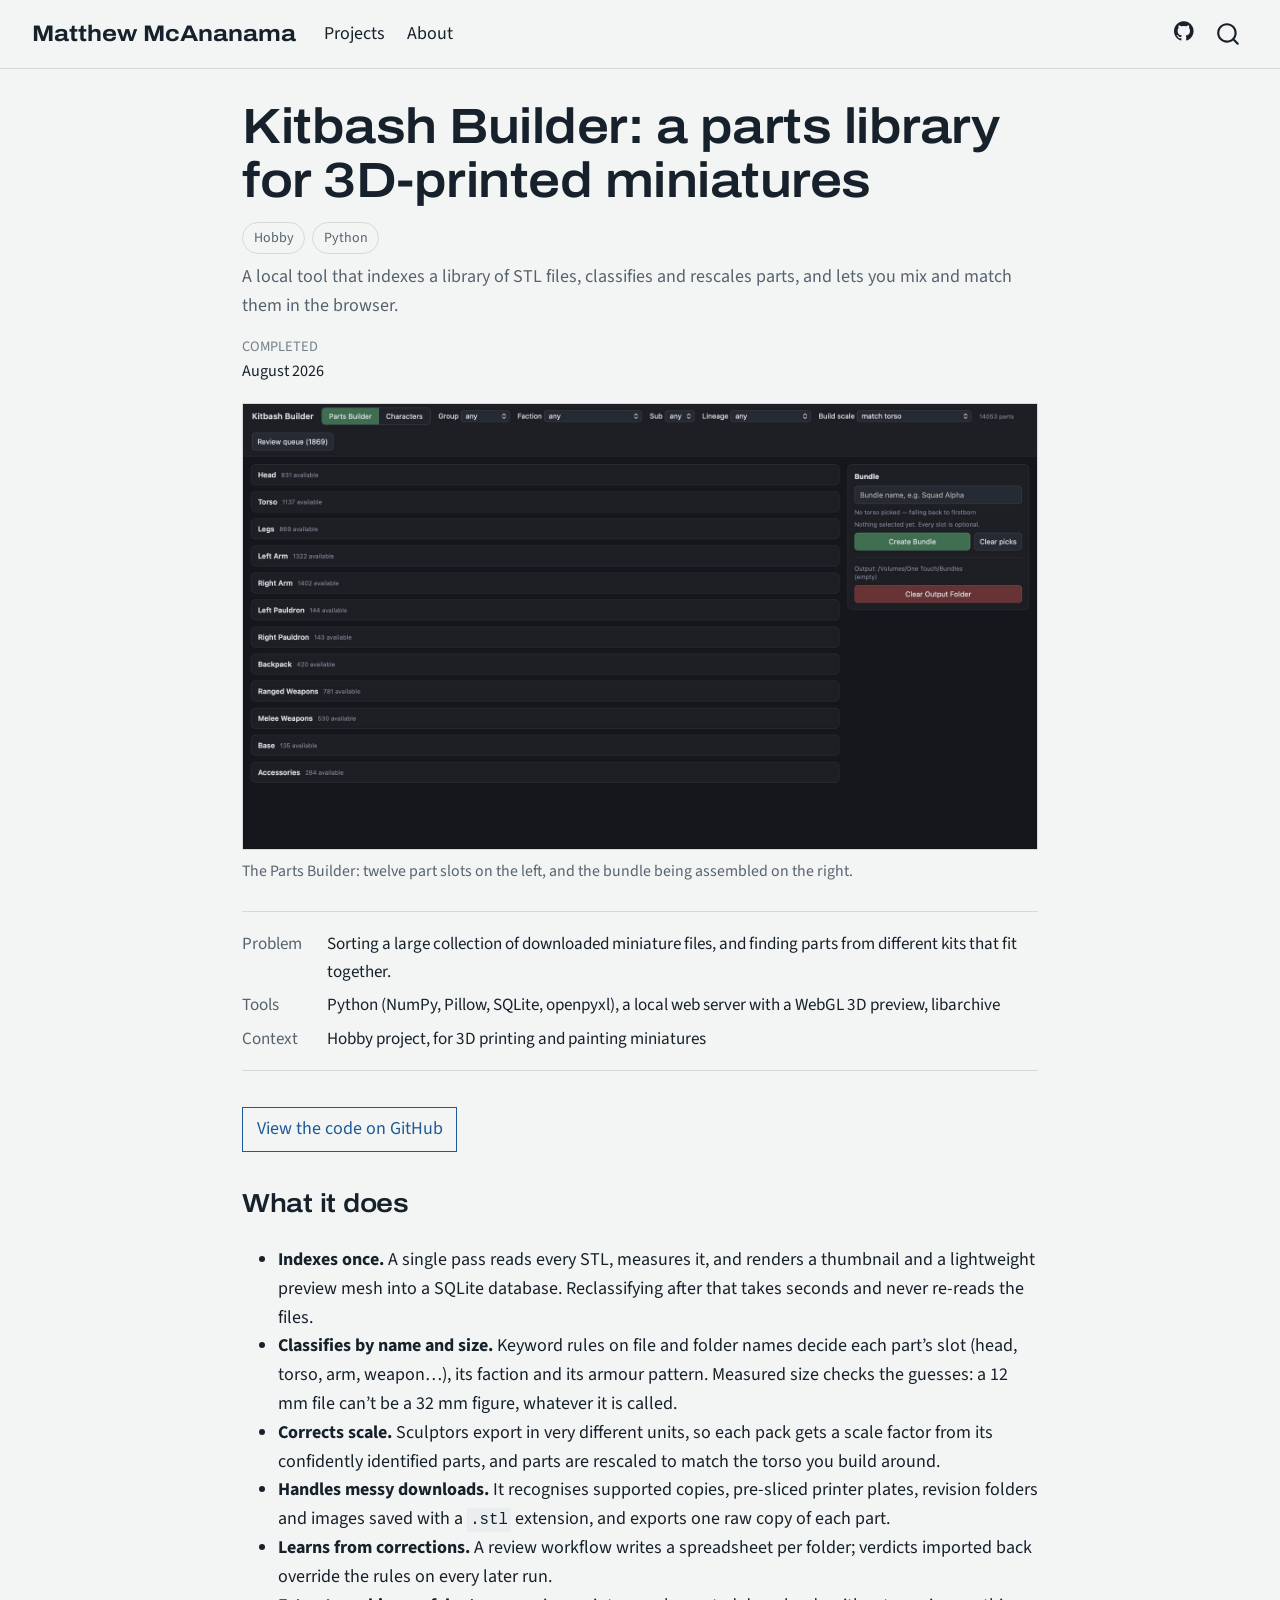
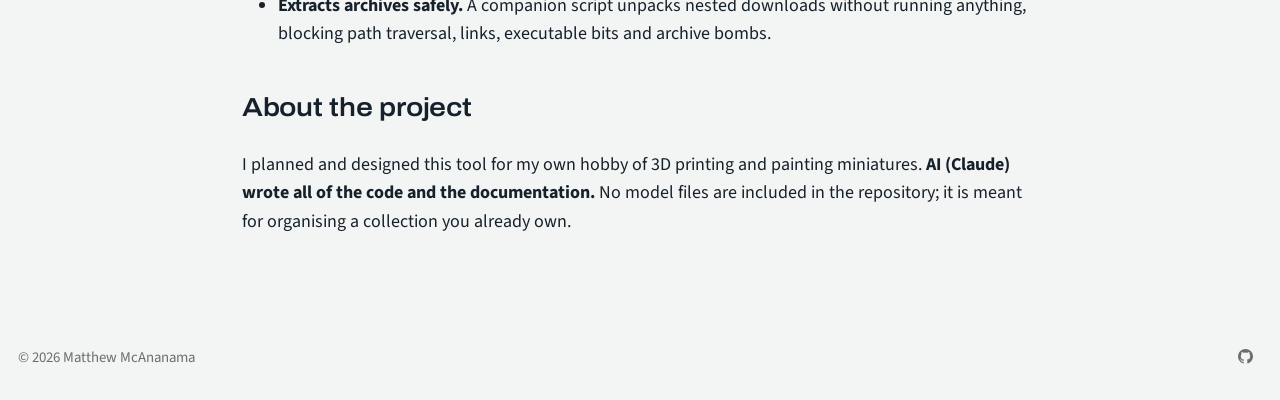
<file: docs/projects/kitbash-builder/index.html>
<!DOCTYPE html>
<html xmlns="http://www.w3.org/1999/xhtml" lang="en" xml:lang="en"><head>

<meta charset="utf-8">
<meta name="generator" content="quarto-1.10.19">

<meta name="viewport" content="width=device-width, initial-scale=1.0, user-scalable=yes">

<meta name="description" content="A local tool that indexes a library of STL files, classifies and rescales parts, and lets you mix and match them in the browser.">

<title>Kitbash Builder: a parts library for 3D-printed miniatures – Matthew McAnanama</title>
<style>
/* Default styles provided by pandoc.
** See https://pandoc.org/MANUAL.html#variables-for-html for config info.
*/
span.smallcaps{font-variant: small-caps;}
div.columns{display: flex; gap: 1.5em;}
div.column{flex: auto;}
@media screen {
div.columns{gap: min(4vw, 1.5em);}
div.column{overflow-x: auto;}
}
div.hanging-indent{margin-left: 1.5em; text-indent: -1.5em;}
ul.task-list{list-style: none;}
ul.task-list li input[type="checkbox"] {
  width: 0.8em;
  margin: 0 0.8em 0.2em -1em; /* quarto-specific, see https://github.com/quarto-dev/quarto-cli/issues/4556 */ 
  vertical-align: middle;
}
</style>


<script src="../../site_libs/quarto-nav/quarto-nav.js"></script>
<script src="../../site_libs/quarto-nav/headroom.min.js"></script>
<script src="../../site_libs/clipboard/clipboard.min.js"></script>
<script src="../../site_libs/quarto-search/autocomplete.umd.js"></script>
<script src="../../site_libs/quarto-search/fuse.min.js"></script>
<script src="../../site_libs/quarto-search/quarto-search.js"></script>
<meta name="quarto:offset" content="../../">
<link href="../../assets/favicon.svg" rel="icon" type="image/svg+xml">
<script src="../../site_libs/quarto-html/quarto.js" type="module"></script>
<script src="../../site_libs/quarto-html/tabsets/tabsets.js" type="module"></script>
<script src="../../site_libs/quarto-html/popper.min.js"></script>
<script src="../../site_libs/quarto-html/tippy.umd.min.js"></script>
<script src="../../site_libs/quarto-html/anchor.min.js"></script>
<link href="../../site_libs/quarto-html/tippy.css" rel="stylesheet">
<link href="../../site_libs/quarto-html/quarto-syntax-highlighting-bf27225e3a48a9273f3daa8f8e829971.css" rel="stylesheet" id="quarto-text-highlighting-styles">
<script src="../../site_libs/bootstrap/bootstrap.min.js"></script>
<link href="../../site_libs/bootstrap/bootstrap-icons.css" rel="stylesheet">
<link href="../../site_libs/bootstrap/bootstrap-263f5d6f20dabbeeda83591b141358c9.min.css" rel="stylesheet" append-hash="true" id="quarto-bootstrap" data-mode="light">
<script src="../../site_libs/quarto-contrib/glightbox/glightbox.min.js"></script>
<link href="../../site_libs/quarto-contrib/glightbox/glightbox.min.css" rel="stylesheet">
<link href="../../site_libs/quarto-contrib/glightbox/lightbox.css" rel="stylesheet">
<script id="quarto-search-options" type="application/json">{
  "location": "navbar",
  "copy-button": false,
  "collapse-after": 3,
  "panel-placement": "end",
  "type": "overlay",
  "limit": 50,
  "keyboard-shortcut": [
    "f",
    "/",
    "s"
  ],
  "show-item-context": false,
  "language": {
    "search-no-results-text": "No results",
    "search-matching-documents-text": "matching documents",
    "search-copy-link-title": "Copy link to search",
    "search-hide-matches-text": "Hide additional matches",
    "search-more-match-text": "more match in this document",
    "search-more-matches-text": "more matches in this document",
    "search-clear-button-title": "Clear",
    "search-text-placeholder": "",
    "search-detached-cancel-button-title": "Cancel",
    "search-submit-button-title": "Submit",
    "search-label": "Search"
  }
}</script>
<style>html{ scroll-behavior: smooth; }</style>


</head>

<body class="nav-fixed fullcontent quarto-light">

<div id="quarto-search-results"></div>
  <header id="quarto-header" class="headroom fixed-top">
    <nav class="navbar navbar-expand-lg " data-bs-theme="dark">
      <div class="navbar-container container-fluid">
      <div class="navbar-brand-container mx-auto">
    <a class="navbar-brand" href="../../index.html">
    <span class="navbar-title">Matthew McAnanama</span>
    </a>
  </div>
            <div id="quarto-search" class="" title="Search"></div>
          <button class="navbar-toggler" type="button" data-bs-toggle="collapse" data-bs-target="#navbarCollapse" aria-controls="navbarCollapse" role="menu" aria-expanded="false" aria-label="Toggle navigation" onclick="if (window.quartoToggleHeadroom) { window.quartoToggleHeadroom(); }">
  <span class="navbar-toggler-icon"></span>
</button>
          <div class="collapse navbar-collapse" id="navbarCollapse">
            <ul class="navbar-nav navbar-nav-scroll me-auto">
  <li class="nav-item">
    <a class="nav-link" href="../../projects/index.html"> 
<span class="menu-text">Projects</span></a>
  </li>  
  <li class="nav-item">
    <a class="nav-link" href="../../about.html"> 
<span class="menu-text">About</span></a>
  </li>  
</ul>
            <ul class="navbar-nav navbar-nav-scroll ms-auto">
  <li class="nav-item compact">
    <a class="nav-link" href="https://github.com/sheetmars"> <i class="bi bi-github" role="img" aria-label="GitHub profile">
</i> 
<span class="menu-text"></span></a>
  </li>  
</ul>
          </div> <!-- /navcollapse -->
            <div class="quarto-navbar-tools">
</div>
      </div> <!-- /container-fluid -->
    </nav>
</header>
<!-- content -->
<div id="quarto-content" class="quarto-container page-columns page-rows-contents page-layout-article page-navbar">
<!-- sidebar -->
<!-- margin-sidebar -->
    
<!-- main -->
<main class="content" id="quarto-document-content">

<header id="title-block-header" class="quarto-title-block default">
<div class="quarto-title">
<h1 class="title">Kitbash Builder: a parts library for 3D-printed miniatures</h1>
  <div class="quarto-categories">
    <div class="quarto-category">Hobby</div>
    <div class="quarto-category">Python</div>
  </div>
  </div>

<div>
  <div class="description">
    A local tool that indexes a library of STL files, classifies and rescales parts, and lets you mix and match them in the browser.
  </div>
</div>


<div class="quarto-title-meta">

    
    <div>
    <div class="quarto-title-meta-heading">Completed</div>
    <div class="quarto-title-meta-contents">
      <p class="date">August 2026</p>
    </div>
  </div>
  
    
  </div>
  


</header>


<div class="quarto-figure quarto-figure-center">
<figure class="figure">
<p><a href="gui.jpg" class="lightbox" data-gallery="quarto-lightbox-gallery-1" title="The Parts Builder: twelve part slots on the left, and the bundle being assembled on the right."><img src="gui.jpg" class="img-fluid figure-img" alt="The Parts Builder: twelve part slots on the left, and the bundle being assembled on the right."></a></p>
<figcaption>The Parts Builder: twelve part slots on the left, and the bundle being assembled on the right.</figcaption>
</figure>
</div>
<dl class="facts">
<dt>
Problem
</dt>
<dd>
Sorting a large collection of downloaded miniature files, and finding parts from different kits that fit together.
</dd>
<dt>
Tools
</dt>
<dd>
Python (NumPy, Pillow, SQLite, openpyxl), a local web server with a WebGL 3D preview, libarchive
</dd>
<dt>
Context
</dt>
<dd>
Hobby project, for 3D printing and painting miniatures
</dd>
</dl>
<p><a href="https://github.com/sheetmars/kitbash-builder" class="btn btn-outline-primary">View the code on GitHub</a></p>
<section id="what-it-does" class="level2">
<h2 class="anchored" data-anchor-id="what-it-does">What it does</h2>
<ul>
<li><strong>Indexes once.</strong> A single pass reads every STL, measures it, and renders a thumbnail and a lightweight preview mesh into a SQLite database. Reclassifying after that takes seconds and never re-reads the files.</li>
<li><strong>Classifies by name and size.</strong> Keyword rules on file and folder names decide each part’s slot (head, torso, arm, weapon…), its faction and its armour pattern. Measured size checks the guesses: a 12 mm file can’t be a 32 mm figure, whatever it is called.</li>
<li><strong>Corrects scale.</strong> Sculptors export in very different units, so each pack gets a scale factor from its confidently identified parts, and parts are rescaled to match the torso you build around.</li>
<li><strong>Handles messy downloads.</strong> It recognises supported copies, pre-sliced printer plates, revision folders and images saved with a <code>.stl</code> extension, and exports one raw copy of each part.</li>
<li><strong>Learns from corrections.</strong> A review workflow writes a spreadsheet per folder; verdicts imported back override the rules on every later run.</li>
<li><strong>Extracts archives safely.</strong> A companion script unpacks nested downloads without running anything, blocking path traversal, links, executable bits and archive bombs.</li>
</ul>
</section>
<section id="about-the-project" class="level2">
<h2 class="anchored" data-anchor-id="about-the-project">About the project</h2>
<p>I planned and designed this tool for my own hobby of 3D printing and painting miniatures. <strong>AI (Claude) wrote all of the code and the documentation.</strong> No model files are included in the repository; it is meant for organising a collection you already own.</p>


</section>

</main> <!-- /main -->
<script id="quarto-html-after-body" type="application/javascript">
  window.document.addEventListener("DOMContentLoaded", function (event) {
    const icon = "";
    const anchorJS = new window.AnchorJS();
    anchorJS.options = {
      placement: 'right',
      icon: icon
    };
    anchorJS.add('.anchored');
    const isCodeAnnotation = (el) => {
      for (const clz of el.classList) {
        if (clz.startsWith('code-annotation-')) {                     
          return true;
        }
      }
      return false;
    }
    const onCopySuccess = function(e) {
      // button target
      const button = e.trigger;
      // don't keep focus
      button.blur();
      // flash "checked"
      button.classList.add('code-copy-button-checked');
      var currentTitle = button.getAttribute("title");
      button.setAttribute("title", "Copied!");
      let tooltip;
      if (window.bootstrap) {
        button.setAttribute("data-bs-toggle", "tooltip");
        button.setAttribute("data-bs-placement", "left");
        button.setAttribute("data-bs-title", "Copied!");
        tooltip = new bootstrap.Tooltip(button, 
          { trigger: "manual", 
            customClass: "code-copy-button-tooltip",
            offset: [0, -8]});
        tooltip.show();    
      }
      setTimeout(function() {
        if (tooltip) {
          tooltip.hide();
          button.removeAttribute("data-bs-title");
          button.removeAttribute("data-bs-toggle");
          button.removeAttribute("data-bs-placement");
        }
        button.setAttribute("title", currentTitle);
        button.classList.remove('code-copy-button-checked');
      }, 1000);
      // clear code selection
      e.clearSelection();
    }
    const getTextToCopy = function(trigger) {
      const outerScaffold = trigger.parentElement.cloneNode(true);
      const codeEl = outerScaffold.querySelector('code');
      for (const childEl of codeEl.children) {
        if (isCodeAnnotation(childEl)) {
          childEl.remove();
        }
      }
      return codeEl.innerText;
    }
    const clipboard = new window.ClipboardJS('.code-copy-button:not([data-in-quarto-modal])', {
      text: getTextToCopy
    });
    clipboard.on('success', onCopySuccess);
    if (window.document.getElementById('quarto-embedded-source-code-modal')) {
      const clipboardModal = new window.ClipboardJS('.code-copy-button[data-in-quarto-modal]', {
        text: getTextToCopy,
        container: window.document.getElementById('quarto-embedded-source-code-modal')
      });
      clipboardModal.on('success', onCopySuccess);
    }
      var localhostRegex = new RegExp(/^(?:http|https):\/\/localhost\:?[0-9]*\//);
      var mailtoRegex = new RegExp(/^mailto:/);
        var filterRegex = new RegExp("https:\/\/sheetmars\.github\.io");
      var isInternal = (href) => {
          return filterRegex.test(href) || localhostRegex.test(href) || mailtoRegex.test(href);
      }
      // Inspect non-navigation links and adorn them if external
     var links = window.document.querySelectorAll('a[href]:not(.nav-link):not(.navbar-brand):not(.toc-action):not(.sidebar-link):not(.sidebar-item-toggle):not(.pagination-link):not(.no-external):not([aria-hidden]):not(.dropdown-item):not(.quarto-navigation-tool):not(.about-link)');
      for (var i=0; i<links.length; i++) {
        const link = links[i];
        if (!isInternal(link.href)) {
          // undo the damage that might have been done by quarto-nav.js in the case of
          // links that we want to consider external
          if (link.dataset.originalHref !== undefined) {
            link.href = link.dataset.originalHref;
          }
            // target, if specified
            link.setAttribute("target", "_blank");
            if (link.getAttribute("rel") === null) {
              link.setAttribute("rel", "noopener");
            }
        }
      }
    function tippyHover(el, contentFn, onTriggerFn, onUntriggerFn) {
      const config = {
        allowHTML: true,
        maxWidth: 500,
        delay: 100,
        arrow: false,
        appendTo: function(el) {
            return el.parentElement;
        },
        interactive: true,
        interactiveBorder: 10,
        theme: 'quarto',
        placement: 'bottom-start',
      };
      if (contentFn) {
        config.content = contentFn;
      }
      if (onTriggerFn) {
        config.onTrigger = onTriggerFn;
      }
      if (onUntriggerFn) {
        config.onUntrigger = onUntriggerFn;
      }
      window.tippy(el, config); 
    }
    const noterefs = window.document.querySelectorAll('a[role="doc-noteref"]');
    for (var i=0; i<noterefs.length; i++) {
      const ref = noterefs[i];
      tippyHover(ref, function() {
        // use id or data attribute instead here
        let href = ref.getAttribute('data-footnote-href') || ref.getAttribute('href');
        try { href = new URL(href).hash; } catch {}
        const id = href.replace(/^#\/?/, "");
        const note = window.document.getElementById(id);
        if (note) {
          return note.innerHTML;
        } else {
          return "";
        }
      });
    }
    const xrefs = window.document.querySelectorAll('a.quarto-xref');
    const processXRef = (id, note) => {
      // Strip column container classes
      const stripColumnClz = (el) => {
        el.classList.remove("page-full", "page-columns");
        if (el.children) {
          for (const child of el.children) {
            stripColumnClz(child);
          }
        }
      }
      stripColumnClz(note)
      if (id === null || id.startsWith('sec-')) {
        // Special case sections, only their first couple elements
        const container = document.createElement("div");
        if (note.children && note.children.length > 2) {
          container.appendChild(note.children[0].cloneNode(true));
          for (let i = 1; i < note.children.length; i++) {
            const child = note.children[i];
            if (child.tagName === "P" && child.innerText === "") {
              continue;
            } else {
              container.appendChild(child.cloneNode(true));
              break;
            }
          }
          if (window.Quarto?.typesetMath) {
            window.Quarto.typesetMath(container);
          }
          return container.innerHTML
        } else {
          if (window.Quarto?.typesetMath) {
            window.Quarto.typesetMath(note);
          }
          return note.innerHTML;
        }
      } else {
        // Remove any anchor links if they are present
        const anchorLink = note.querySelector('a.anchorjs-link');
        if (anchorLink) {
          anchorLink.remove();
        }
        if (window.Quarto?.typesetMath) {
          window.Quarto.typesetMath(note);
        }
        if (note.classList.contains("callout")) {
          return note.outerHTML;
        } else {
          return note.innerHTML;
        }
      }
    }
    for (var i=0; i<xrefs.length; i++) {
      const xref = xrefs[i];
      tippyHover(xref, undefined, function(instance) {
        instance.disable();
        let url = xref.getAttribute('href');
        let hash = undefined; 
        if (url.startsWith('#')) {
          hash = url;
        } else {
          try { hash = new URL(url).hash; } catch {}
        }
        if (hash) {
          const id = hash.replace(/^#\/?/, "");
          const note = window.document.getElementById(id);
          if (note !== null) {
            try {
              const html = processXRef(id, note.cloneNode(true));
              instance.setContent(html);
            } finally {
              instance.enable();
              instance.show();
            }
          } else {
            // See if we can fetch this
            fetch(url.split('#')[0])
            .then(res => res.text())
            .then(html => {
              const parser = new DOMParser();
              const htmlDoc = parser.parseFromString(html, "text/html");
              const note = htmlDoc.getElementById(id);
              if (note !== null) {
                const html = processXRef(id, note);
                instance.setContent(html);
              } 
            }).finally(() => {
              instance.enable();
              instance.show();
            });
          }
        } else {
          // See if we can fetch a full url (with no hash to target)
          // This is a special case and we should probably do some content thinning / targeting
          fetch(url)
          .then(res => res.text())
          .then(html => {
            const parser = new DOMParser();
            const htmlDoc = parser.parseFromString(html, "text/html");
            const note = htmlDoc.querySelector('main.content');
            if (note !== null) {
              // This should only happen for chapter cross references
              // (since there is no id in the URL)
              // remove the first header
              if (note.children.length > 0 && note.children[0].tagName === "HEADER") {
                note.children[0].remove();
              }
              const html = processXRef(null, note);
              instance.setContent(html);
            } 
          }).finally(() => {
            instance.enable();
            instance.show();
          });
        }
      }, function(instance) {
      });
    }
        let selectedAnnoteEl;
        const selectorForAnnotation = ( cell, annotation) => {
          let cellAttr = 'data-code-cell="' + cell + '"';
          let lineAttr = 'data-code-annotation="' +  annotation + '"';
          const selector = 'span[' + cellAttr + '][' + lineAttr + ']';
          return selector;
        }
        const selectCodeLines = (annoteEl) => {
          const doc = window.document;
          const targetCell = annoteEl.getAttribute("data-target-cell");
          const targetAnnotation = annoteEl.getAttribute("data-target-annotation");
          const annoteSpan = window.document.querySelector(selectorForAnnotation(targetCell, targetAnnotation));
          const lines = annoteSpan.getAttribute("data-code-lines").split(",");
          const lineIds = lines.map((line) => {
            return targetCell + "-" + line;
          })
          let top = null;
          let height = null;
          let parent = null;
          if (lineIds.length > 0) {
              //compute the position of the single el (top and bottom and make a div)
              const el = window.document.getElementById(lineIds[0]);
              top = el.offsetTop;
              height = el.offsetHeight;
              parent = el.parentElement.parentElement;
            if (lineIds.length > 1) {
              const lastEl = window.document.getElementById(lineIds[lineIds.length - 1]);
              const bottom = lastEl.offsetTop + lastEl.offsetHeight;
              height = bottom - top;
            }
            if (top !== null && height !== null && parent !== null) {
              // cook up a div (if necessary) and position it 
              let div = window.document.getElementById("code-annotation-line-highlight");
              if (div === null) {
                div = window.document.createElement("div");
                div.setAttribute("id", "code-annotation-line-highlight");
                div.style.position = 'absolute';
                parent.appendChild(div);
              }
              div.style.top = top - 2 + "px";
              div.style.height = height + 4 + "px";
              div.style.left = 0;
              let gutterDiv = window.document.getElementById("code-annotation-line-highlight-gutter");
              if (gutterDiv === null) {
                gutterDiv = window.document.createElement("div");
                gutterDiv.setAttribute("id", "code-annotation-line-highlight-gutter");
                gutterDiv.style.position = 'absolute';
                const codeCell = window.document.getElementById(targetCell);
                const gutter = codeCell.querySelector('.code-annotation-gutter');
                gutter.appendChild(gutterDiv);
              }
              gutterDiv.style.top = top - 2 + "px";
              gutterDiv.style.height = height + 4 + "px";
            }
            selectedAnnoteEl = annoteEl;
          }
        };
        const unselectCodeLines = () => {
          const elementsIds = ["code-annotation-line-highlight", "code-annotation-line-highlight-gutter"];
          elementsIds.forEach((elId) => {
            const div = window.document.getElementById(elId);
            if (div) {
              div.remove();
            }
          });
          selectedAnnoteEl = undefined;
        };
          // Handle positioning of the toggle
      window.addEventListener(
        "resize",
        throttle(() => {
          elRect = undefined;
          if (selectedAnnoteEl) {
            selectCodeLines(selectedAnnoteEl);
          }
        }, 10)
      );
      function throttle(fn, ms) {
      let throttle = false;
      let timer;
        return (...args) => {
          if(!throttle) { // first call gets through
              fn.apply(this, args);
              throttle = true;
          } else { // all the others get throttled
              if(timer) clearTimeout(timer); // cancel #2
              timer = setTimeout(() => {
                fn.apply(this, args);
                timer = throttle = false;
              }, ms);
          }
        };
      }
        // Attach click handler to the DT
        const annoteDls = window.document.querySelectorAll('dt[data-target-cell]');
        for (const annoteDlNode of annoteDls) {
          annoteDlNode.addEventListener('click', (event) => {
            const clickedEl = event.target;
            if (clickedEl !== selectedAnnoteEl) {
              unselectCodeLines();
              const activeEl = window.document.querySelector('dt[data-target-cell].code-annotation-active');
              if (activeEl) {
                activeEl.classList.remove('code-annotation-active');
              }
              selectCodeLines(clickedEl);
              clickedEl.classList.add('code-annotation-active');
            } else {
              // Unselect the line
              unselectCodeLines();
              clickedEl.classList.remove('code-annotation-active');
            }
          });
        }
    const findCites = (el) => {
      const parentEl = el.parentElement;
      if (parentEl) {
        const cites = parentEl.dataset.cites;
        if (cites) {
          return {
            el,
            cites: cites.split(' ')
          };
        } else {
          return findCites(el.parentElement)
        }
      } else {
        return undefined;
      }
    };
    var bibliorefs = window.document.querySelectorAll('a[role="doc-biblioref"]');
    for (var i=0; i<bibliorefs.length; i++) {
      const ref = bibliorefs[i];
      const citeInfo = findCites(ref);
      if (citeInfo) {
        tippyHover(citeInfo.el, function() {
          var popup = window.document.createElement('div');
          citeInfo.cites.forEach(function(cite) {
            var citeDiv = window.document.createElement('div');
            citeDiv.classList.add('hanging-indent');
            citeDiv.classList.add('csl-entry');
            var biblioDiv = window.document.getElementById('ref-' + cite);
            if (biblioDiv) {
              citeDiv.innerHTML = biblioDiv.innerHTML;
            }
            popup.appendChild(citeDiv);
          });
          return popup.innerHTML;
        });
      }
    }
  });
  </script>
</div> <!-- /content -->
<footer class="footer">
  <div class="nav-footer">
    <div class="nav-footer-left">
<p>© 2026 Matthew McAnanama</p>
</div>   
    <div class="nav-footer-center">
      &nbsp;
    </div>
    <div class="nav-footer-right">
      <ul class="footer-items list-unstyled">
    <li class="nav-item compact">
    <a class="nav-link" href="https://github.com/sheetmars">
      <i class="bi bi-github" role="img" aria-label="GitHub profile">
</i> 
    </a>
  </li>  
</ul>
    </div>
  </div>
</footer>
<script>var lightboxQuarto = GLightbox({"closeEffect":"zoom","descPosition":"bottom","loop":false,"openEffect":"zoom","selector":".lightbox"});
(function() {
  let previousOnload = window.onload;
  window.onload = () => {
    if (previousOnload) {
      previousOnload();
    }
    lightboxQuarto.on('slide_before_load', (data) => {
      const { slideIndex, slideNode, slideConfig, player, trigger } = data;
      const href = trigger.getAttribute('href');
      if (href !== null) {
        const imgEl = window.document.querySelector(`a[href="${href}"] img`);
        if (imgEl !== null) {
          const srcAttr = imgEl.getAttribute("src");
          if (srcAttr && srcAttr.startsWith("data:")) {
            slideConfig.href = srcAttr;
          }
        }
      } 
    });
  
    lightboxQuarto.on('slide_after_load', (data) => {
      const { slideIndex, slideNode, slideConfig, player, trigger } = data;
      if (window.Quarto?.typesetMath) {
        window.Quarto.typesetMath(slideNode);
      }
    });
  
  };
  
})();
          </script>




<script src="../../site_libs/quarto-html/zenscroll-min.js"></script>
</body></html>
</file>
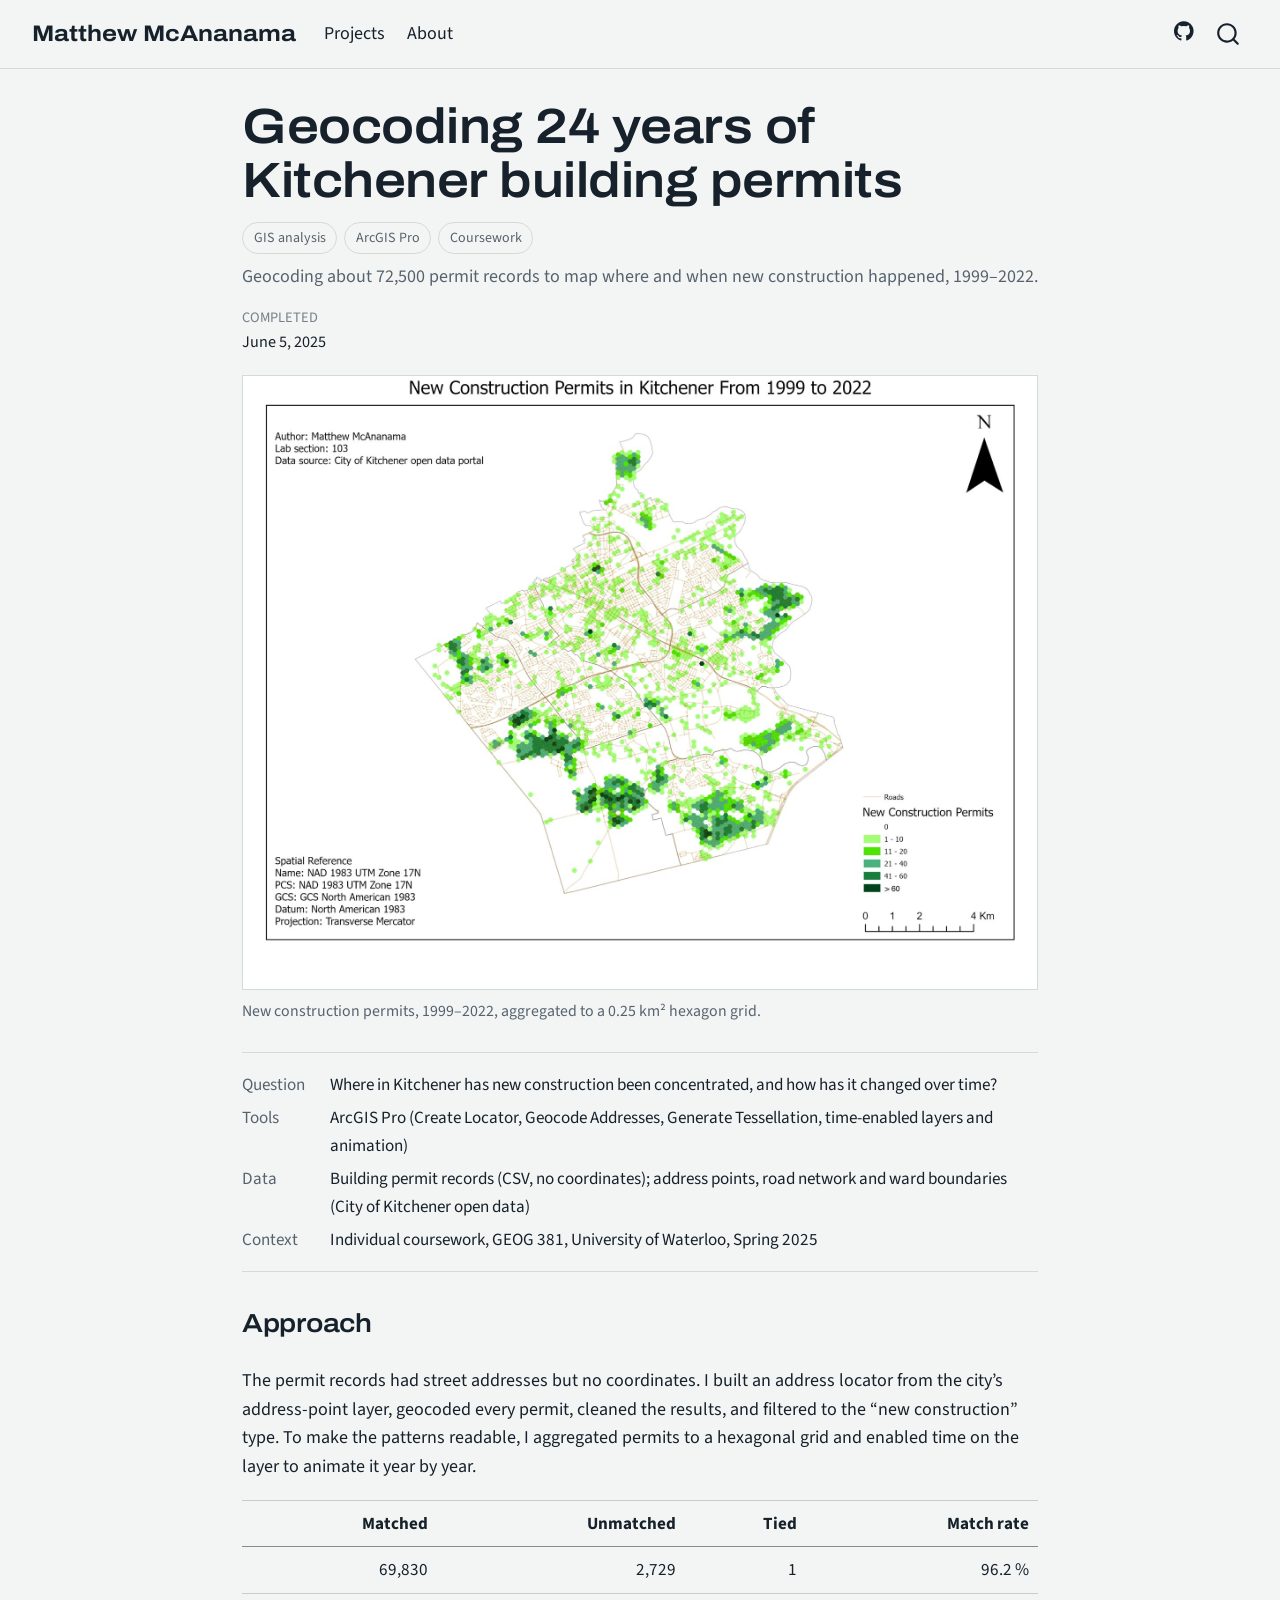
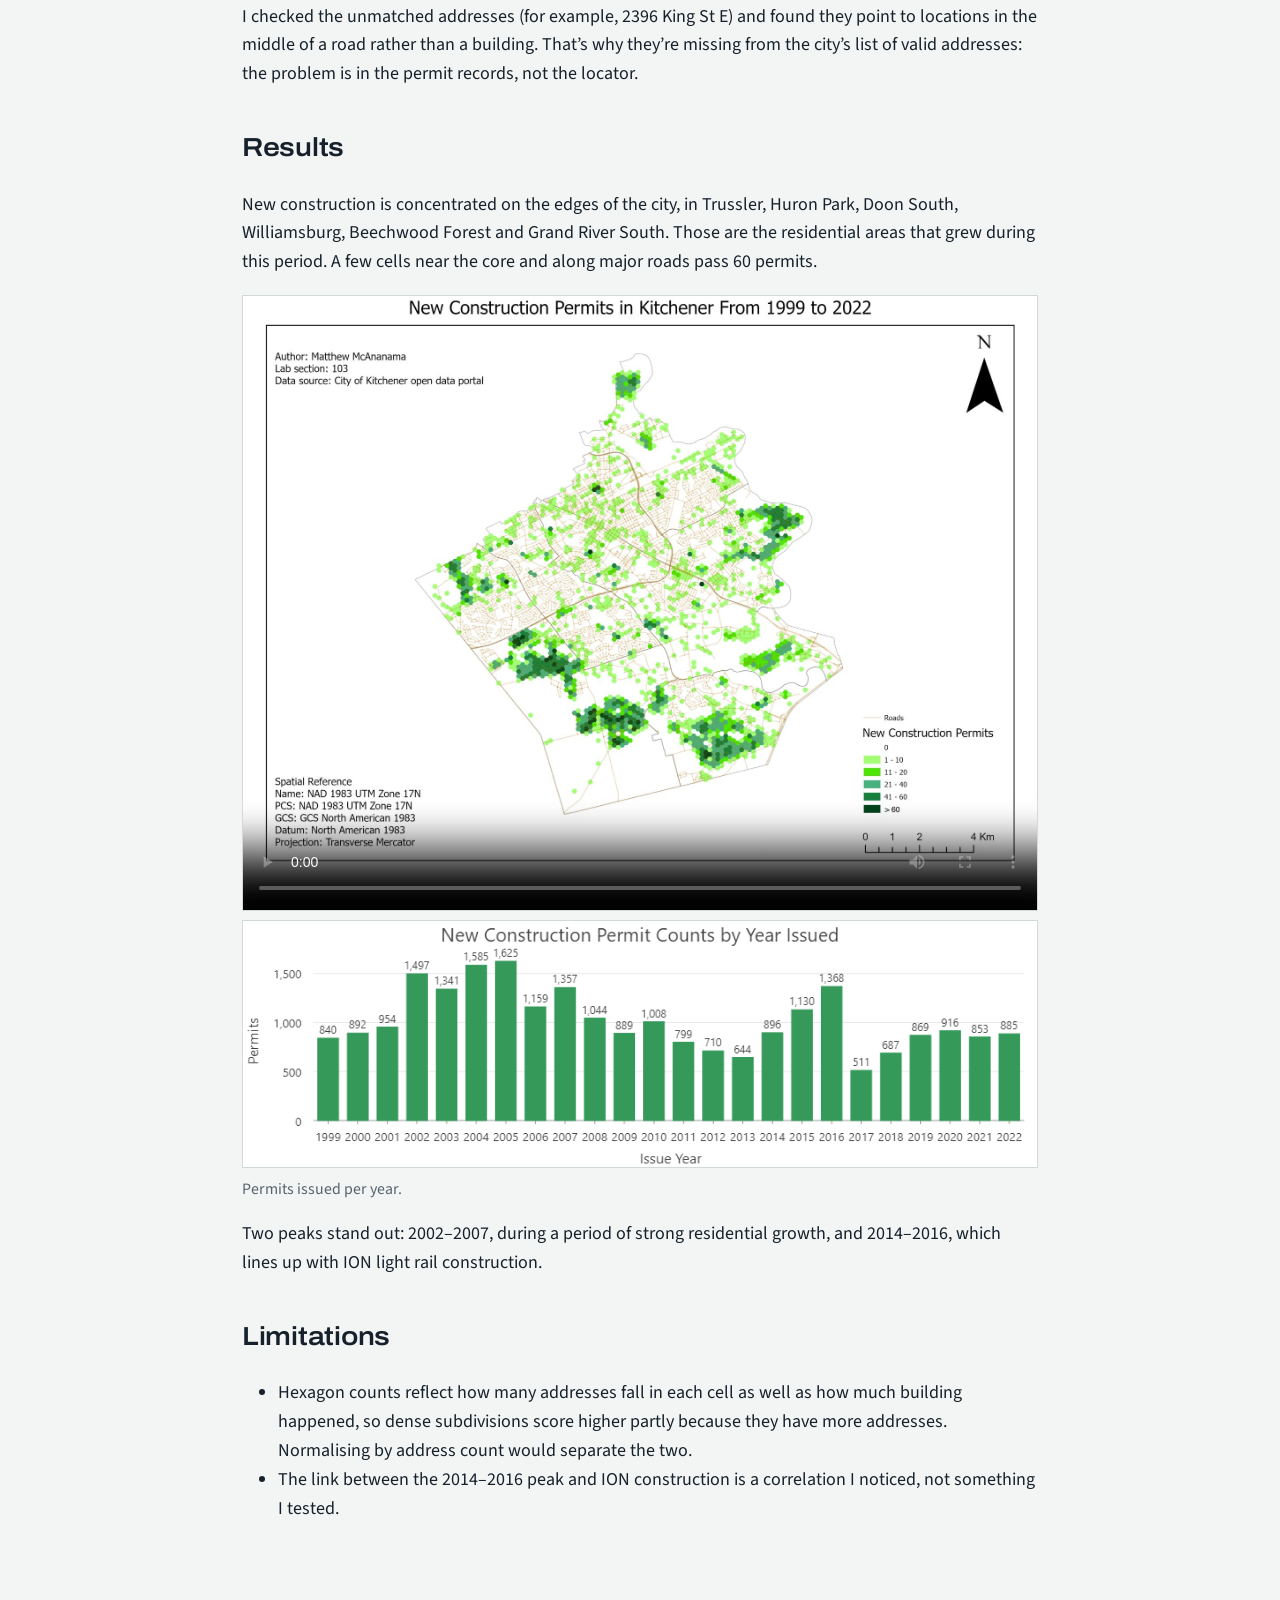
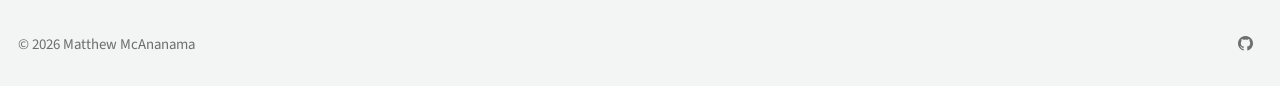
<file: docs/projects/kitchener-permits/index.html>
<!DOCTYPE html>
<html xmlns="http://www.w3.org/1999/xhtml" lang="en" xml:lang="en"><head>

<meta charset="utf-8">
<meta name="generator" content="quarto-1.10.19">

<meta name="viewport" content="width=device-width, initial-scale=1.0, user-scalable=yes">

<meta name="dcterms.date" content="2025-06-05">
<meta name="description" content="Geocoding about 72,500 permit records to map where and when new construction happened, 1999–2022.">

<title>Geocoding 24 years of Kitchener building permits – Matthew McAnanama</title>
<style>
/* Default styles provided by pandoc.
** See https://pandoc.org/MANUAL.html#variables-for-html for config info.
*/
span.smallcaps{font-variant: small-caps;}
div.columns{display: flex; gap: 1.5em;}
div.column{flex: auto;}
@media screen {
div.columns{gap: min(4vw, 1.5em);}
div.column{overflow-x: auto;}
}
div.hanging-indent{margin-left: 1.5em; text-indent: -1.5em;}
ul.task-list{list-style: none;}
ul.task-list li input[type="checkbox"] {
  width: 0.8em;
  margin: 0 0.8em 0.2em -1em; /* quarto-specific, see https://github.com/quarto-dev/quarto-cli/issues/4556 */ 
  vertical-align: middle;
}
</style>


<script src="../../site_libs/quarto-nav/quarto-nav.js"></script>
<script src="../../site_libs/quarto-nav/headroom.min.js"></script>
<script src="../../site_libs/clipboard/clipboard.min.js"></script>
<script src="../../site_libs/quarto-search/autocomplete.umd.js"></script>
<script src="../../site_libs/quarto-search/fuse.min.js"></script>
<script src="../../site_libs/quarto-search/quarto-search.js"></script>
<meta name="quarto:offset" content="../../">
<link href="../../assets/favicon.svg" rel="icon" type="image/svg+xml">
<script src="../../site_libs/quarto-html/quarto.js" type="module"></script>
<script src="../../site_libs/quarto-html/tabsets/tabsets.js" type="module"></script>
<script src="../../site_libs/quarto-html/popper.min.js"></script>
<script src="../../site_libs/quarto-html/tippy.umd.min.js"></script>
<script src="../../site_libs/quarto-html/anchor.min.js"></script>
<link href="../../site_libs/quarto-html/tippy.css" rel="stylesheet">
<link href="../../site_libs/quarto-html/quarto-syntax-highlighting-bf27225e3a48a9273f3daa8f8e829971.css" rel="stylesheet" id="quarto-text-highlighting-styles">
<script src="../../site_libs/bootstrap/bootstrap.min.js"></script>
<link href="../../site_libs/bootstrap/bootstrap-icons.css" rel="stylesheet">
<link href="../../site_libs/bootstrap/bootstrap-263f5d6f20dabbeeda83591b141358c9.min.css" rel="stylesheet" append-hash="true" id="quarto-bootstrap" data-mode="light">
<script src="../../site_libs/quarto-contrib/glightbox/glightbox.min.js"></script>
<link href="../../site_libs/quarto-contrib/glightbox/glightbox.min.css" rel="stylesheet">
<link href="../../site_libs/quarto-contrib/glightbox/lightbox.css" rel="stylesheet">
<script id="quarto-search-options" type="application/json">{
  "location": "navbar",
  "copy-button": false,
  "collapse-after": 3,
  "panel-placement": "end",
  "type": "overlay",
  "limit": 50,
  "keyboard-shortcut": [
    "f",
    "/",
    "s"
  ],
  "show-item-context": false,
  "language": {
    "search-no-results-text": "No results",
    "search-matching-documents-text": "matching documents",
    "search-copy-link-title": "Copy link to search",
    "search-hide-matches-text": "Hide additional matches",
    "search-more-match-text": "more match in this document",
    "search-more-matches-text": "more matches in this document",
    "search-clear-button-title": "Clear",
    "search-text-placeholder": "",
    "search-detached-cancel-button-title": "Cancel",
    "search-submit-button-title": "Submit",
    "search-label": "Search"
  }
}</script>
<style>html{ scroll-behavior: smooth; }</style>


</head>

<body class="nav-fixed fullcontent quarto-light">

<div id="quarto-search-results"></div>
  <header id="quarto-header" class="headroom fixed-top">
    <nav class="navbar navbar-expand-lg " data-bs-theme="dark">
      <div class="navbar-container container-fluid">
      <div class="navbar-brand-container mx-auto">
    <a class="navbar-brand" href="../../index.html">
    <span class="navbar-title">Matthew McAnanama</span>
    </a>
  </div>
            <div id="quarto-search" class="" title="Search"></div>
          <button class="navbar-toggler" type="button" data-bs-toggle="collapse" data-bs-target="#navbarCollapse" aria-controls="navbarCollapse" role="menu" aria-expanded="false" aria-label="Toggle navigation" onclick="if (window.quartoToggleHeadroom) { window.quartoToggleHeadroom(); }">
  <span class="navbar-toggler-icon"></span>
</button>
          <div class="collapse navbar-collapse" id="navbarCollapse">
            <ul class="navbar-nav navbar-nav-scroll me-auto">
  <li class="nav-item">
    <a class="nav-link" href="../../projects/index.html"> 
<span class="menu-text">Projects</span></a>
  </li>  
  <li class="nav-item">
    <a class="nav-link" href="../../about.html"> 
<span class="menu-text">About</span></a>
  </li>  
</ul>
            <ul class="navbar-nav navbar-nav-scroll ms-auto">
  <li class="nav-item compact">
    <a class="nav-link" href="https://github.com/sheetmars"> <i class="bi bi-github" role="img" aria-label="GitHub profile">
</i> 
<span class="menu-text"></span></a>
  </li>  
</ul>
          </div> <!-- /navcollapse -->
            <div class="quarto-navbar-tools">
</div>
      </div> <!-- /container-fluid -->
    </nav>
</header>
<!-- content -->
<div id="quarto-content" class="quarto-container page-columns page-rows-contents page-layout-article page-navbar">
<!-- sidebar -->
<!-- margin-sidebar -->
    
<!-- main -->
<main class="content" id="quarto-document-content">

<header id="title-block-header" class="quarto-title-block default">
<div class="quarto-title">
<h1 class="title">Geocoding 24 years of Kitchener building permits</h1>
  <div class="quarto-categories">
    <div class="quarto-category">GIS analysis</div>
    <div class="quarto-category">ArcGIS Pro</div>
    <div class="quarto-category">Coursework</div>
  </div>
  </div>

<div>
  <div class="description">
    Geocoding about 72,500 permit records to map where and when new construction happened, 1999–2022.
  </div>
</div>


<div class="quarto-title-meta">

    
    <div>
    <div class="quarto-title-meta-heading">Completed</div>
    <div class="quarto-title-meta-contents">
      <p class="date">June 5, 2025</p>
    </div>
  </div>
  
    
  </div>
  


</header>


<div class="quarto-figure quarto-figure-center">
<figure class="figure">
<p><a href="permit-map.jpg" class="lightbox" data-gallery="quarto-lightbox-gallery-1" title="New construction permits, 1999–2022, aggregated to a 0.25 km² hexagon grid."><img src="permit-map.jpg" class="img-fluid figure-img" alt="New construction permits, 1999–2022, aggregated to a 0.25 km² hexagon grid."></a></p>
<figcaption>New construction permits, 1999–2022, aggregated to a 0.25 km² hexagon grid.</figcaption>
</figure>
</div>
<dl class="facts">
<dt>
Question
</dt>
<dd>
Where in Kitchener has new construction been concentrated, and how has it changed over time?
</dd>
<dt>
Tools
</dt>
<dd>
ArcGIS Pro (Create Locator, Geocode Addresses, Generate Tessellation, time-enabled layers and animation)
</dd>
<dt>
Data
</dt>
<dd>
Building permit records (CSV, no coordinates); address points, road network and ward boundaries (City of Kitchener open data)
</dd>
<dt>
Context
</dt>
<dd>
Individual coursework, GEOG 381, University of Waterloo, Spring 2025
</dd>
</dl>
<section id="approach" class="level2">
<h2 class="anchored" data-anchor-id="approach">Approach</h2>
<p>The permit records had street addresses but no coordinates. I built an address locator from the city’s address-point layer, geocoded every permit, cleaned the results, and filtered to the “new construction” type. To make the patterns readable, I aggregated permits to a hexagonal grid and enabled time on the layer to animate it year by year.</p>
<table class="result-table caption-top table">
<thead>
<tr class="header">
<th style="text-align: right;">Matched</th>
<th style="text-align: right;">Unmatched</th>
<th style="text-align: right;">Tied</th>
<th style="text-align: right;">Match rate</th>
</tr>
</thead>
<tbody>
<tr class="odd">
<td style="text-align: right;">69,830</td>
<td style="text-align: right;">2,729</td>
<td style="text-align: right;">1</td>
<td style="text-align: right;">96.2 %</td>
</tr>
</tbody>
</table>
<p>I checked the unmatched addresses (for example, 2396 King St E) and found they point to locations in the middle of a road rather than a building. That’s why they’re missing from the city’s list of valid addresses: the problem is in the permit records, not the locator.</p>
</section>
<section id="results" class="level2">
<h2 class="anchored" data-anchor-id="results">Results</h2>
<p>New construction is concentrated on the edges of the city, in Trussler, Huron Park, Doon South, Williamsburg, Beechwood Forest and Grand River South. Those are the residential areas that grew during this period. A few cells near the core and along major roads pass 60 permits.</p>
<video controls="" preload="metadata" poster="permit-map.jpg" aria-label="Animation of new construction permits by year, 1999 to 2022">
  <source src="permit-animation.mp4" type="video/mp4">
</video>
<div class="quarto-figure quarto-figure-center">
<figure class="figure">
<p><a href="permit-chart.png" class="lightbox" data-gallery="quarto-lightbox-gallery-2" title="Permits issued per year."><img src="permit-chart.png" class="img-fluid figure-img" alt="Permits issued per year."></a></p>
<figcaption>Permits issued per year.</figcaption>
</figure>
</div>
<p>Two peaks stand out: 2002–2007, during a period of strong residential growth, and 2014–2016, which lines up with ION light rail construction.</p>
</section>
<section id="limitations" class="level2">
<h2 class="anchored" data-anchor-id="limitations">Limitations</h2>
<ul>
<li>Hexagon counts reflect how many addresses fall in each cell as well as how much building happened, so dense subdivisions score higher partly because they have more addresses. Normalising by address count would separate the two.</li>
<li>The link between the 2014–2016 peak and ION construction is a correlation I noticed, not something I tested.</li>
</ul>


</section>

</main> <!-- /main -->
<script id="quarto-html-after-body" type="application/javascript">
  window.document.addEventListener("DOMContentLoaded", function (event) {
    const icon = "";
    const anchorJS = new window.AnchorJS();
    anchorJS.options = {
      placement: 'right',
      icon: icon
    };
    anchorJS.add('.anchored');
    const isCodeAnnotation = (el) => {
      for (const clz of el.classList) {
        if (clz.startsWith('code-annotation-')) {                     
          return true;
        }
      }
      return false;
    }
    const onCopySuccess = function(e) {
      // button target
      const button = e.trigger;
      // don't keep focus
      button.blur();
      // flash "checked"
      button.classList.add('code-copy-button-checked');
      var currentTitle = button.getAttribute("title");
      button.setAttribute("title", "Copied!");
      let tooltip;
      if (window.bootstrap) {
        button.setAttribute("data-bs-toggle", "tooltip");
        button.setAttribute("data-bs-placement", "left");
        button.setAttribute("data-bs-title", "Copied!");
        tooltip = new bootstrap.Tooltip(button, 
          { trigger: "manual", 
            customClass: "code-copy-button-tooltip",
            offset: [0, -8]});
        tooltip.show();    
      }
      setTimeout(function() {
        if (tooltip) {
          tooltip.hide();
          button.removeAttribute("data-bs-title");
          button.removeAttribute("data-bs-toggle");
          button.removeAttribute("data-bs-placement");
        }
        button.setAttribute("title", currentTitle);
        button.classList.remove('code-copy-button-checked');
      }, 1000);
      // clear code selection
      e.clearSelection();
    }
    const getTextToCopy = function(trigger) {
      const outerScaffold = trigger.parentElement.cloneNode(true);
      const codeEl = outerScaffold.querySelector('code');
      for (const childEl of codeEl.children) {
        if (isCodeAnnotation(childEl)) {
          childEl.remove();
        }
      }
      return codeEl.innerText;
    }
    const clipboard = new window.ClipboardJS('.code-copy-button:not([data-in-quarto-modal])', {
      text: getTextToCopy
    });
    clipboard.on('success', onCopySuccess);
    if (window.document.getElementById('quarto-embedded-source-code-modal')) {
      const clipboardModal = new window.ClipboardJS('.code-copy-button[data-in-quarto-modal]', {
        text: getTextToCopy,
        container: window.document.getElementById('quarto-embedded-source-code-modal')
      });
      clipboardModal.on('success', onCopySuccess);
    }
      var localhostRegex = new RegExp(/^(?:http|https):\/\/localhost\:?[0-9]*\//);
      var mailtoRegex = new RegExp(/^mailto:/);
        var filterRegex = new RegExp("https:\/\/sheetmars\.github\.io");
      var isInternal = (href) => {
          return filterRegex.test(href) || localhostRegex.test(href) || mailtoRegex.test(href);
      }
      // Inspect non-navigation links and adorn them if external
     var links = window.document.querySelectorAll('a[href]:not(.nav-link):not(.navbar-brand):not(.toc-action):not(.sidebar-link):not(.sidebar-item-toggle):not(.pagination-link):not(.no-external):not([aria-hidden]):not(.dropdown-item):not(.quarto-navigation-tool):not(.about-link)');
      for (var i=0; i<links.length; i++) {
        const link = links[i];
        if (!isInternal(link.href)) {
          // undo the damage that might have been done by quarto-nav.js in the case of
          // links that we want to consider external
          if (link.dataset.originalHref !== undefined) {
            link.href = link.dataset.originalHref;
          }
            // target, if specified
            link.setAttribute("target", "_blank");
            if (link.getAttribute("rel") === null) {
              link.setAttribute("rel", "noopener");
            }
        }
      }
    function tippyHover(el, contentFn, onTriggerFn, onUntriggerFn) {
      const config = {
        allowHTML: true,
        maxWidth: 500,
        delay: 100,
        arrow: false,
        appendTo: function(el) {
            return el.parentElement;
        },
        interactive: true,
        interactiveBorder: 10,
        theme: 'quarto',
        placement: 'bottom-start',
      };
      if (contentFn) {
        config.content = contentFn;
      }
      if (onTriggerFn) {
        config.onTrigger = onTriggerFn;
      }
      if (onUntriggerFn) {
        config.onUntrigger = onUntriggerFn;
      }
      window.tippy(el, config); 
    }
    const noterefs = window.document.querySelectorAll('a[role="doc-noteref"]');
    for (var i=0; i<noterefs.length; i++) {
      const ref = noterefs[i];
      tippyHover(ref, function() {
        // use id or data attribute instead here
        let href = ref.getAttribute('data-footnote-href') || ref.getAttribute('href');
        try { href = new URL(href).hash; } catch {}
        const id = href.replace(/^#\/?/, "");
        const note = window.document.getElementById(id);
        if (note) {
          return note.innerHTML;
        } else {
          return "";
        }
      });
    }
    const xrefs = window.document.querySelectorAll('a.quarto-xref');
    const processXRef = (id, note) => {
      // Strip column container classes
      const stripColumnClz = (el) => {
        el.classList.remove("page-full", "page-columns");
        if (el.children) {
          for (const child of el.children) {
            stripColumnClz(child);
          }
        }
      }
      stripColumnClz(note)
      if (id === null || id.startsWith('sec-')) {
        // Special case sections, only their first couple elements
        const container = document.createElement("div");
        if (note.children && note.children.length > 2) {
          container.appendChild(note.children[0].cloneNode(true));
          for (let i = 1; i < note.children.length; i++) {
            const child = note.children[i];
            if (child.tagName === "P" && child.innerText === "") {
              continue;
            } else {
              container.appendChild(child.cloneNode(true));
              break;
            }
          }
          if (window.Quarto?.typesetMath) {
            window.Quarto.typesetMath(container);
          }
          return container.innerHTML
        } else {
          if (window.Quarto?.typesetMath) {
            window.Quarto.typesetMath(note);
          }
          return note.innerHTML;
        }
      } else {
        // Remove any anchor links if they are present
        const anchorLink = note.querySelector('a.anchorjs-link');
        if (anchorLink) {
          anchorLink.remove();
        }
        if (window.Quarto?.typesetMath) {
          window.Quarto.typesetMath(note);
        }
        if (note.classList.contains("callout")) {
          return note.outerHTML;
        } else {
          return note.innerHTML;
        }
      }
    }
    for (var i=0; i<xrefs.length; i++) {
      const xref = xrefs[i];
      tippyHover(xref, undefined, function(instance) {
        instance.disable();
        let url = xref.getAttribute('href');
        let hash = undefined; 
        if (url.startsWith('#')) {
          hash = url;
        } else {
          try { hash = new URL(url).hash; } catch {}
        }
        if (hash) {
          const id = hash.replace(/^#\/?/, "");
          const note = window.document.getElementById(id);
          if (note !== null) {
            try {
              const html = processXRef(id, note.cloneNode(true));
              instance.setContent(html);
            } finally {
              instance.enable();
              instance.show();
            }
          } else {
            // See if we can fetch this
            fetch(url.split('#')[0])
            .then(res => res.text())
            .then(html => {
              const parser = new DOMParser();
              const htmlDoc = parser.parseFromString(html, "text/html");
              const note = htmlDoc.getElementById(id);
              if (note !== null) {
                const html = processXRef(id, note);
                instance.setContent(html);
              } 
            }).finally(() => {
              instance.enable();
              instance.show();
            });
          }
        } else {
          // See if we can fetch a full url (with no hash to target)
          // This is a special case and we should probably do some content thinning / targeting
          fetch(url)
          .then(res => res.text())
          .then(html => {
            const parser = new DOMParser();
            const htmlDoc = parser.parseFromString(html, "text/html");
            const note = htmlDoc.querySelector('main.content');
            if (note !== null) {
              // This should only happen for chapter cross references
              // (since there is no id in the URL)
              // remove the first header
              if (note.children.length > 0 && note.children[0].tagName === "HEADER") {
                note.children[0].remove();
              }
              const html = processXRef(null, note);
              instance.setContent(html);
            } 
          }).finally(() => {
            instance.enable();
            instance.show();
          });
        }
      }, function(instance) {
      });
    }
        let selectedAnnoteEl;
        const selectorForAnnotation = ( cell, annotation) => {
          let cellAttr = 'data-code-cell="' + cell + '"';
          let lineAttr = 'data-code-annotation="' +  annotation + '"';
          const selector = 'span[' + cellAttr + '][' + lineAttr + ']';
          return selector;
        }
        const selectCodeLines = (annoteEl) => {
          const doc = window.document;
          const targetCell = annoteEl.getAttribute("data-target-cell");
          const targetAnnotation = annoteEl.getAttribute("data-target-annotation");
          const annoteSpan = window.document.querySelector(selectorForAnnotation(targetCell, targetAnnotation));
          const lines = annoteSpan.getAttribute("data-code-lines").split(",");
          const lineIds = lines.map((line) => {
            return targetCell + "-" + line;
          })
          let top = null;
          let height = null;
          let parent = null;
          if (lineIds.length > 0) {
              //compute the position of the single el (top and bottom and make a div)
              const el = window.document.getElementById(lineIds[0]);
              top = el.offsetTop;
              height = el.offsetHeight;
              parent = el.parentElement.parentElement;
            if (lineIds.length > 1) {
              const lastEl = window.document.getElementById(lineIds[lineIds.length - 1]);
              const bottom = lastEl.offsetTop + lastEl.offsetHeight;
              height = bottom - top;
            }
            if (top !== null && height !== null && parent !== null) {
              // cook up a div (if necessary) and position it 
              let div = window.document.getElementById("code-annotation-line-highlight");
              if (div === null) {
                div = window.document.createElement("div");
                div.setAttribute("id", "code-annotation-line-highlight");
                div.style.position = 'absolute';
                parent.appendChild(div);
              }
              div.style.top = top - 2 + "px";
              div.style.height = height + 4 + "px";
              div.style.left = 0;
              let gutterDiv = window.document.getElementById("code-annotation-line-highlight-gutter");
              if (gutterDiv === null) {
                gutterDiv = window.document.createElement("div");
                gutterDiv.setAttribute("id", "code-annotation-line-highlight-gutter");
                gutterDiv.style.position = 'absolute';
                const codeCell = window.document.getElementById(targetCell);
                const gutter = codeCell.querySelector('.code-annotation-gutter');
                gutter.appendChild(gutterDiv);
              }
              gutterDiv.style.top = top - 2 + "px";
              gutterDiv.style.height = height + 4 + "px";
            }
            selectedAnnoteEl = annoteEl;
          }
        };
        const unselectCodeLines = () => {
          const elementsIds = ["code-annotation-line-highlight", "code-annotation-line-highlight-gutter"];
          elementsIds.forEach((elId) => {
            const div = window.document.getElementById(elId);
            if (div) {
              div.remove();
            }
          });
          selectedAnnoteEl = undefined;
        };
          // Handle positioning of the toggle
      window.addEventListener(
        "resize",
        throttle(() => {
          elRect = undefined;
          if (selectedAnnoteEl) {
            selectCodeLines(selectedAnnoteEl);
          }
        }, 10)
      );
      function throttle(fn, ms) {
      let throttle = false;
      let timer;
        return (...args) => {
          if(!throttle) { // first call gets through
              fn.apply(this, args);
              throttle = true;
          } else { // all the others get throttled
              if(timer) clearTimeout(timer); // cancel #2
              timer = setTimeout(() => {
                fn.apply(this, args);
                timer = throttle = false;
              }, ms);
          }
        };
      }
        // Attach click handler to the DT
        const annoteDls = window.document.querySelectorAll('dt[data-target-cell]');
        for (const annoteDlNode of annoteDls) {
          annoteDlNode.addEventListener('click', (event) => {
            const clickedEl = event.target;
            if (clickedEl !== selectedAnnoteEl) {
              unselectCodeLines();
              const activeEl = window.document.querySelector('dt[data-target-cell].code-annotation-active');
              if (activeEl) {
                activeEl.classList.remove('code-annotation-active');
              }
              selectCodeLines(clickedEl);
              clickedEl.classList.add('code-annotation-active');
            } else {
              // Unselect the line
              unselectCodeLines();
              clickedEl.classList.remove('code-annotation-active');
            }
          });
        }
    const findCites = (el) => {
      const parentEl = el.parentElement;
      if (parentEl) {
        const cites = parentEl.dataset.cites;
        if (cites) {
          return {
            el,
            cites: cites.split(' ')
          };
        } else {
          return findCites(el.parentElement)
        }
      } else {
        return undefined;
      }
    };
    var bibliorefs = window.document.querySelectorAll('a[role="doc-biblioref"]');
    for (var i=0; i<bibliorefs.length; i++) {
      const ref = bibliorefs[i];
      const citeInfo = findCites(ref);
      if (citeInfo) {
        tippyHover(citeInfo.el, function() {
          var popup = window.document.createElement('div');
          citeInfo.cites.forEach(function(cite) {
            var citeDiv = window.document.createElement('div');
            citeDiv.classList.add('hanging-indent');
            citeDiv.classList.add('csl-entry');
            var biblioDiv = window.document.getElementById('ref-' + cite);
            if (biblioDiv) {
              citeDiv.innerHTML = biblioDiv.innerHTML;
            }
            popup.appendChild(citeDiv);
          });
          return popup.innerHTML;
        });
      }
    }
  });
  </script>
</div> <!-- /content -->
<footer class="footer">
  <div class="nav-footer">
    <div class="nav-footer-left">
<p>© 2026 Matthew McAnanama</p>
</div>   
    <div class="nav-footer-center">
      &nbsp;
    </div>
    <div class="nav-footer-right">
      <ul class="footer-items list-unstyled">
    <li class="nav-item compact">
    <a class="nav-link" href="https://github.com/sheetmars">
      <i class="bi bi-github" role="img" aria-label="GitHub profile">
</i> 
    </a>
  </li>  
</ul>
    </div>
  </div>
</footer>
<script>var lightboxQuarto = GLightbox({"closeEffect":"zoom","descPosition":"bottom","loop":false,"openEffect":"zoom","selector":".lightbox"});
(function() {
  let previousOnload = window.onload;
  window.onload = () => {
    if (previousOnload) {
      previousOnload();
    }
    lightboxQuarto.on('slide_before_load', (data) => {
      const { slideIndex, slideNode, slideConfig, player, trigger } = data;
      const href = trigger.getAttribute('href');
      if (href !== null) {
        const imgEl = window.document.querySelector(`a[href="${href}"] img`);
        if (imgEl !== null) {
          const srcAttr = imgEl.getAttribute("src");
          if (srcAttr && srcAttr.startsWith("data:")) {
            slideConfig.href = srcAttr;
          }
        }
      } 
    });
  
    lightboxQuarto.on('slide_after_load', (data) => {
      const { slideIndex, slideNode, slideConfig, player, trigger } = data;
      if (window.Quarto?.typesetMath) {
        window.Quarto.typesetMath(slideNode);
      }
    });
  
  };
  
})();
          </script>




<script src="../../site_libs/quarto-html/zenscroll-min.js"></script>
</body></html>
</file>
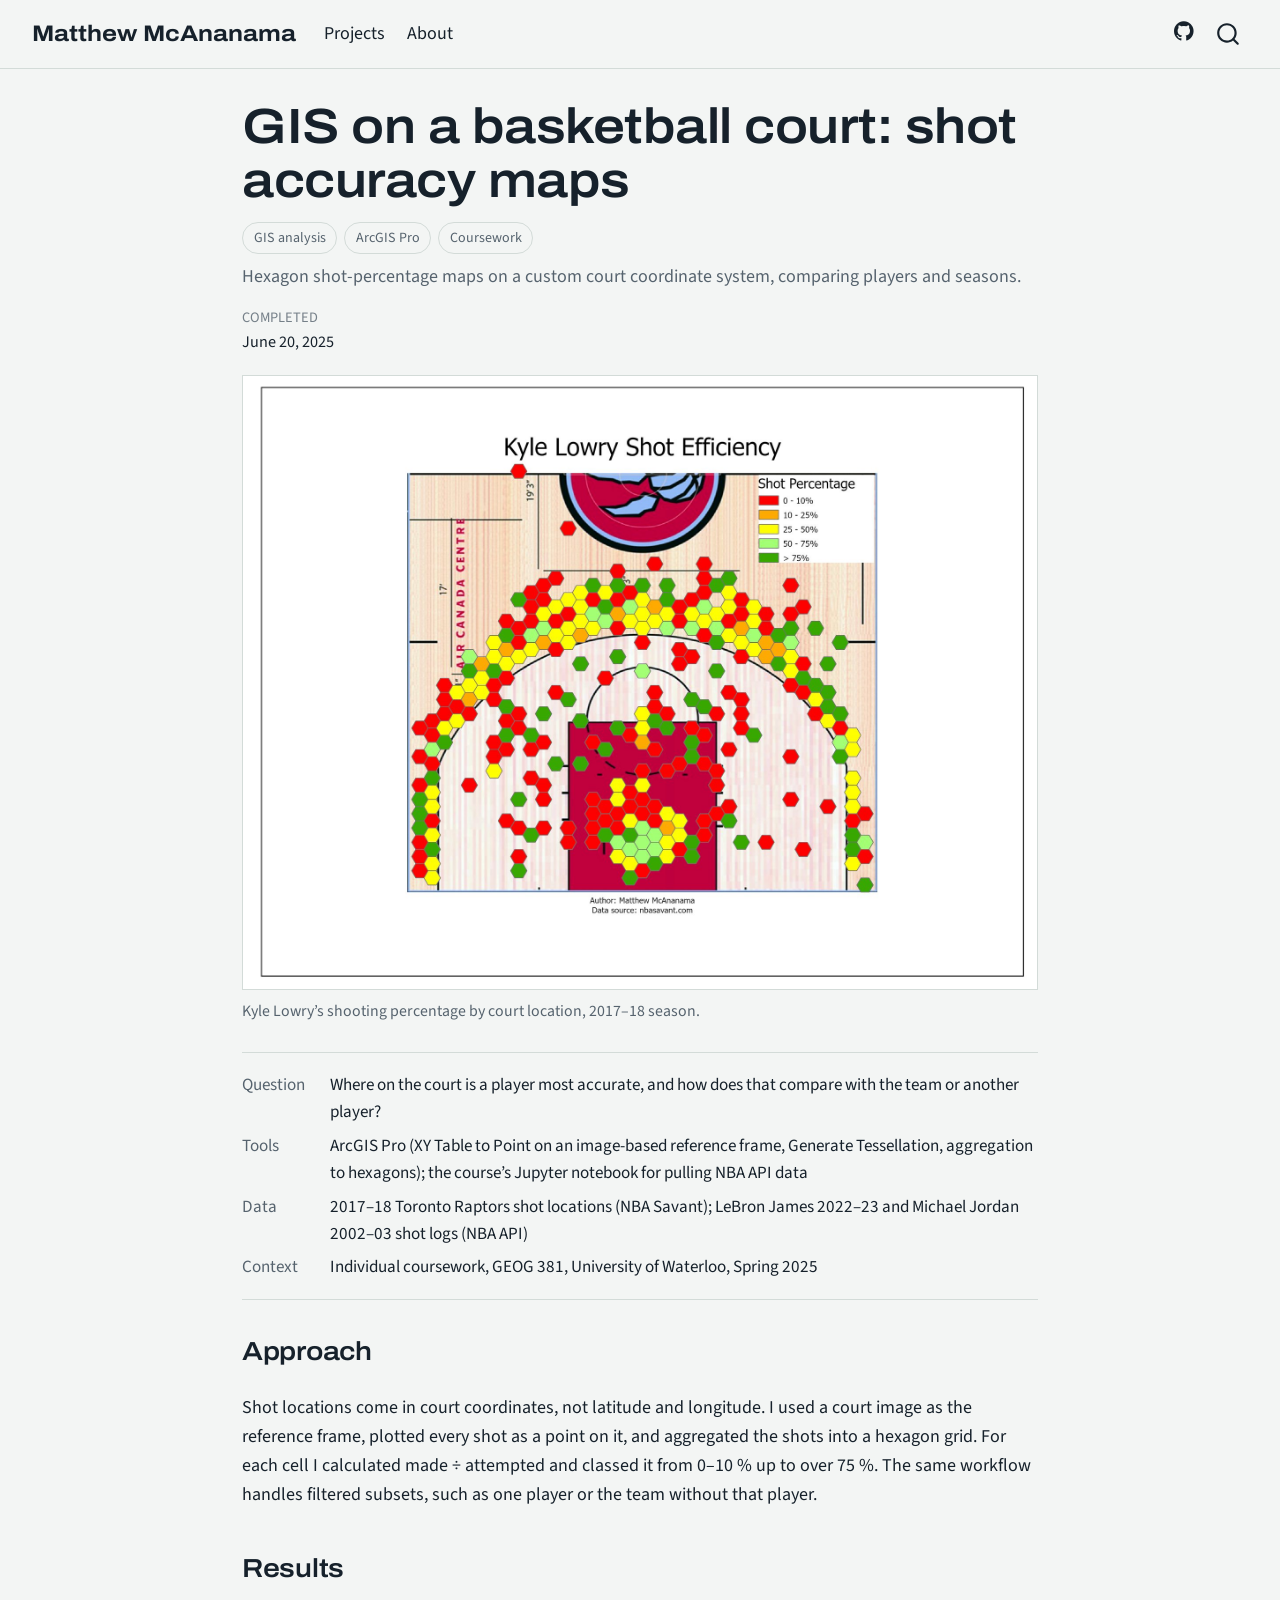
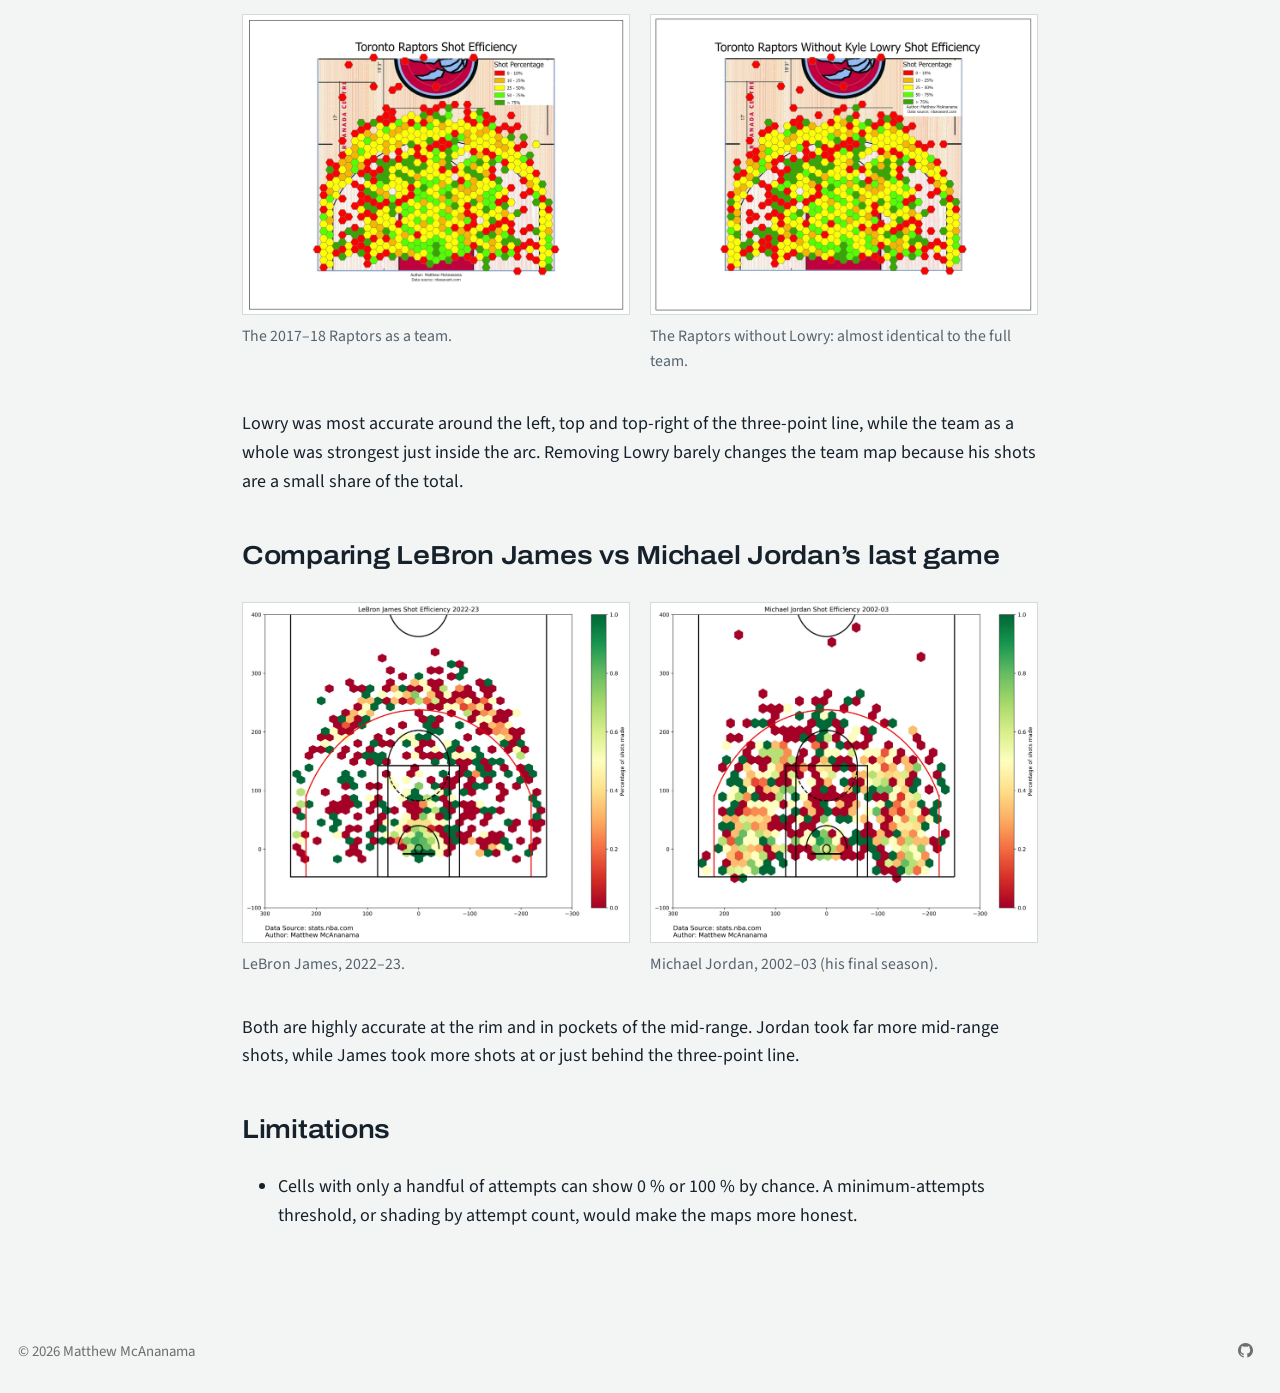
<file: docs/projects/nba-shot-maps/index.html>
<!DOCTYPE html>
<html xmlns="http://www.w3.org/1999/xhtml" lang="en" xml:lang="en"><head>

<meta charset="utf-8">
<meta name="generator" content="quarto-1.10.19">

<meta name="viewport" content="width=device-width, initial-scale=1.0, user-scalable=yes">

<meta name="dcterms.date" content="2025-06-20">
<meta name="description" content="Hexagon shot-percentage maps on a custom court coordinate system, comparing players and seasons.">

<title>GIS on a basketball court: shot accuracy maps – Matthew McAnanama</title>
<style>
/* Default styles provided by pandoc.
** See https://pandoc.org/MANUAL.html#variables-for-html for config info.
*/
span.smallcaps{font-variant: small-caps;}
div.columns{display: flex; gap: 1.5em;}
div.column{flex: auto;}
@media screen {
div.columns{gap: min(4vw, 1.5em);}
div.column{overflow-x: auto;}
}
div.hanging-indent{margin-left: 1.5em; text-indent: -1.5em;}
ul.task-list{list-style: none;}
ul.task-list li input[type="checkbox"] {
  width: 0.8em;
  margin: 0 0.8em 0.2em -1em; /* quarto-specific, see https://github.com/quarto-dev/quarto-cli/issues/4556 */ 
  vertical-align: middle;
}
</style>


<script src="../../site_libs/quarto-nav/quarto-nav.js"></script>
<script src="../../site_libs/quarto-nav/headroom.min.js"></script>
<script src="../../site_libs/clipboard/clipboard.min.js"></script>
<script src="../../site_libs/quarto-search/autocomplete.umd.js"></script>
<script src="../../site_libs/quarto-search/fuse.min.js"></script>
<script src="../../site_libs/quarto-search/quarto-search.js"></script>
<meta name="quarto:offset" content="../../">
<link href="../../assets/favicon.svg" rel="icon" type="image/svg+xml">
<script src="../../site_libs/quarto-html/quarto.js" type="module"></script>
<script src="../../site_libs/quarto-html/tabsets/tabsets.js" type="module"></script>
<script src="../../site_libs/quarto-html/popper.min.js"></script>
<script src="../../site_libs/quarto-html/tippy.umd.min.js"></script>
<script src="../../site_libs/quarto-html/anchor.min.js"></script>
<link href="../../site_libs/quarto-html/tippy.css" rel="stylesheet">
<link href="../../site_libs/quarto-html/quarto-syntax-highlighting-bf27225e3a48a9273f3daa8f8e829971.css" rel="stylesheet" id="quarto-text-highlighting-styles">
<script src="../../site_libs/bootstrap/bootstrap.min.js"></script>
<link href="../../site_libs/bootstrap/bootstrap-icons.css" rel="stylesheet">
<link href="../../site_libs/bootstrap/bootstrap-263f5d6f20dabbeeda83591b141358c9.min.css" rel="stylesheet" append-hash="true" id="quarto-bootstrap" data-mode="light">
<script src="../../site_libs/quarto-contrib/glightbox/glightbox.min.js"></script>
<link href="../../site_libs/quarto-contrib/glightbox/glightbox.min.css" rel="stylesheet">
<link href="../../site_libs/quarto-contrib/glightbox/lightbox.css" rel="stylesheet">
<script id="quarto-search-options" type="application/json">{
  "location": "navbar",
  "copy-button": false,
  "collapse-after": 3,
  "panel-placement": "end",
  "type": "overlay",
  "limit": 50,
  "keyboard-shortcut": [
    "f",
    "/",
    "s"
  ],
  "show-item-context": false,
  "language": {
    "search-no-results-text": "No results",
    "search-matching-documents-text": "matching documents",
    "search-copy-link-title": "Copy link to search",
    "search-hide-matches-text": "Hide additional matches",
    "search-more-match-text": "more match in this document",
    "search-more-matches-text": "more matches in this document",
    "search-clear-button-title": "Clear",
    "search-text-placeholder": "",
    "search-detached-cancel-button-title": "Cancel",
    "search-submit-button-title": "Submit",
    "search-label": "Search"
  }
}</script>
<style>html{ scroll-behavior: smooth; }</style>


</head>

<body class="nav-fixed fullcontent quarto-light">

<div id="quarto-search-results"></div>
  <header id="quarto-header" class="headroom fixed-top">
    <nav class="navbar navbar-expand-lg " data-bs-theme="dark">
      <div class="navbar-container container-fluid">
      <div class="navbar-brand-container mx-auto">
    <a class="navbar-brand" href="../../index.html">
    <span class="navbar-title">Matthew McAnanama</span>
    </a>
  </div>
            <div id="quarto-search" class="" title="Search"></div>
          <button class="navbar-toggler" type="button" data-bs-toggle="collapse" data-bs-target="#navbarCollapse" aria-controls="navbarCollapse" role="menu" aria-expanded="false" aria-label="Toggle navigation" onclick="if (window.quartoToggleHeadroom) { window.quartoToggleHeadroom(); }">
  <span class="navbar-toggler-icon"></span>
</button>
          <div class="collapse navbar-collapse" id="navbarCollapse">
            <ul class="navbar-nav navbar-nav-scroll me-auto">
  <li class="nav-item">
    <a class="nav-link" href="../../projects/index.html"> 
<span class="menu-text">Projects</span></a>
  </li>  
  <li class="nav-item">
    <a class="nav-link" href="../../about.html"> 
<span class="menu-text">About</span></a>
  </li>  
</ul>
            <ul class="navbar-nav navbar-nav-scroll ms-auto">
  <li class="nav-item compact">
    <a class="nav-link" href="https://github.com/sheetmars"> <i class="bi bi-github" role="img" aria-label="GitHub profile">
</i> 
<span class="menu-text"></span></a>
  </li>  
</ul>
          </div> <!-- /navcollapse -->
            <div class="quarto-navbar-tools">
</div>
      </div> <!-- /container-fluid -->
    </nav>
</header>
<!-- content -->
<div id="quarto-content" class="quarto-container page-columns page-rows-contents page-layout-article page-navbar">
<!-- sidebar -->
<!-- margin-sidebar -->
    
<!-- main -->
<main class="content" id="quarto-document-content">

<header id="title-block-header" class="quarto-title-block default">
<div class="quarto-title">
<h1 class="title">GIS on a basketball court: shot accuracy maps</h1>
  <div class="quarto-categories">
    <div class="quarto-category">GIS analysis</div>
    <div class="quarto-category">ArcGIS Pro</div>
    <div class="quarto-category">Coursework</div>
  </div>
  </div>

<div>
  <div class="description">
    Hexagon shot-percentage maps on a custom court coordinate system, comparing players and seasons.
  </div>
</div>


<div class="quarto-title-meta">

    
    <div>
    <div class="quarto-title-meta-heading">Completed</div>
    <div class="quarto-title-meta-contents">
      <p class="date">June 20, 2025</p>
    </div>
  </div>
  
    
  </div>
  


</header>


<div class="quarto-figure quarto-figure-center">
<figure class="figure">
<p><a href="lowry.jpg" class="lightbox" data-gallery="quarto-lightbox-gallery-1" title="Kyle Lowry’s shooting percentage by court location, 2017–18 season."><img src="lowry.jpg" class="img-fluid figure-img" alt="Kyle Lowry’s shooting percentage by court location, 2017–18 season."></a></p>
<figcaption>Kyle Lowry’s shooting percentage by court location, 2017–18 season.</figcaption>
</figure>
</div>
<dl class="facts">
<dt>
Question
</dt>
<dd>
Where on the court is a player most accurate, and how does that compare with the team or another player?
</dd>
<dt>
Tools
</dt>
<dd>
ArcGIS Pro (XY Table to Point on an image-based reference frame, Generate Tessellation, aggregation to hexagons); the course’s Jupyter notebook for pulling NBA API data
</dd>
<dt>
Data
</dt>
<dd>
2017–18 Toronto Raptors shot locations (NBA Savant); LeBron James 2022–23 and Michael Jordan 2002–03 shot logs (NBA API)
</dd>
<dt>
Context
</dt>
<dd>
Individual coursework, GEOG 381, University of Waterloo, Spring 2025
</dd>
</dl>
<section id="approach" class="level2">
<h2 class="anchored" data-anchor-id="approach">Approach</h2>
<p>Shot locations come in court coordinates, not latitude and longitude. I used a court image as the reference frame, plotted every shot as a point on it, and aggregated the shots into a hexagon grid. For each cell I calculated made ÷ attempted and classed it from 0–10 % up to over 75 %. The same workflow handles filtered subsets, such as one player or the team without that player.</p>
</section>
<section id="results" class="level2">
<h2 class="anchored" data-anchor-id="results">Results</h2>
<div class="quarto-layout-panel" data-layout-ncol="2">
<div class="quarto-layout-row">
<div class="quarto-layout-cell" style="flex-basis: 50.0%;justify-content: flex-start;">
<div class="quarto-figure quarto-figure-center">
<figure class="figure">
<p><a href="raptors.jpg" class="lightbox" data-gallery="quarto-lightbox-gallery-2" title="The 2017–18 Raptors as a team."><img src="raptors.jpg" class="img-fluid figure-img" alt="The 2017–18 Raptors as a team."></a></p>
<figcaption>The 2017–18 Raptors as a team.</figcaption>
</figure>
</div>
</div>
<div class="quarto-layout-cell" style="flex-basis: 50.0%;justify-content: flex-start;">
<div class="quarto-figure quarto-figure-center">
<figure class="figure">
<p><a href="raptors-without-lowry.jpg" class="lightbox" data-gallery="quarto-lightbox-gallery-3" title="The Raptors without Lowry: almost identical to the full team."><img src="raptors-without-lowry.jpg" class="img-fluid figure-img" alt="The Raptors without Lowry: almost identical to the full team."></a></p>
<figcaption>The Raptors without Lowry: almost identical to the full team.</figcaption>
</figure>
</div>
</div>
</div>
</div>
<p>Lowry was most accurate around the left, top and top-right of the three-point line, while the team as a whole was strongest just inside the arc. Removing Lowry barely changes the team map because his shots are a small share of the total.</p>
</section>
<section id="comparing-lebron-james-vs-michael-jordans-last-game" class="level2">
<h2 class="anchored" data-anchor-id="comparing-lebron-james-vs-michael-jordans-last-game">Comparing LeBron James vs Michael Jordan’s last game</h2>
<div class="quarto-layout-panel" data-layout-ncol="2">
<div class="quarto-layout-row">
<div class="quarto-layout-cell" style="flex-basis: 50.0%;justify-content: flex-start;">
<div class="quarto-figure quarto-figure-center">
<figure class="figure">
<p><a href="lebron.jpg" class="lightbox" data-gallery="quarto-lightbox-gallery-4" title="LeBron James, 2022–23."><img src="lebron.jpg" class="img-fluid figure-img" alt="LeBron James, 2022–23."></a></p>
<figcaption>LeBron James, 2022–23.</figcaption>
</figure>
</div>
</div>
<div class="quarto-layout-cell" style="flex-basis: 50.0%;justify-content: flex-start;">
<div class="quarto-figure quarto-figure-center">
<figure class="figure">
<p><a href="jordan.jpg" class="lightbox" data-gallery="quarto-lightbox-gallery-5" title="Michael Jordan, 2002–03 (his final season)."><img src="jordan.jpg" class="img-fluid figure-img" alt="Michael Jordan, 2002–03 (his final season)."></a></p>
<figcaption>Michael Jordan, 2002–03 (his final season).</figcaption>
</figure>
</div>
</div>
</div>
</div>
<p>Both are highly accurate at the rim and in pockets of the mid-range. Jordan took far more mid-range shots, while James took more shots at or just behind the three-point line.</p>
</section>
<section id="limitations" class="level2">
<h2 class="anchored" data-anchor-id="limitations">Limitations</h2>
<ul>
<li>Cells with only a handful of attempts can show 0 % or 100 % by chance. A minimum-attempts threshold, or shading by attempt count, would make the maps more honest.</li>
</ul>


</section>

</main> <!-- /main -->
<script id="quarto-html-after-body" type="application/javascript">
  window.document.addEventListener("DOMContentLoaded", function (event) {
    const icon = "";
    const anchorJS = new window.AnchorJS();
    anchorJS.options = {
      placement: 'right',
      icon: icon
    };
    anchorJS.add('.anchored');
    const isCodeAnnotation = (el) => {
      for (const clz of el.classList) {
        if (clz.startsWith('code-annotation-')) {                     
          return true;
        }
      }
      return false;
    }
    const onCopySuccess = function(e) {
      // button target
      const button = e.trigger;
      // don't keep focus
      button.blur();
      // flash "checked"
      button.classList.add('code-copy-button-checked');
      var currentTitle = button.getAttribute("title");
      button.setAttribute("title", "Copied!");
      let tooltip;
      if (window.bootstrap) {
        button.setAttribute("data-bs-toggle", "tooltip");
        button.setAttribute("data-bs-placement", "left");
        button.setAttribute("data-bs-title", "Copied!");
        tooltip = new bootstrap.Tooltip(button, 
          { trigger: "manual", 
            customClass: "code-copy-button-tooltip",
            offset: [0, -8]});
        tooltip.show();    
      }
      setTimeout(function() {
        if (tooltip) {
          tooltip.hide();
          button.removeAttribute("data-bs-title");
          button.removeAttribute("data-bs-toggle");
          button.removeAttribute("data-bs-placement");
        }
        button.setAttribute("title", currentTitle);
        button.classList.remove('code-copy-button-checked');
      }, 1000);
      // clear code selection
      e.clearSelection();
    }
    const getTextToCopy = function(trigger) {
      const outerScaffold = trigger.parentElement.cloneNode(true);
      const codeEl = outerScaffold.querySelector('code');
      for (const childEl of codeEl.children) {
        if (isCodeAnnotation(childEl)) {
          childEl.remove();
        }
      }
      return codeEl.innerText;
    }
    const clipboard = new window.ClipboardJS('.code-copy-button:not([data-in-quarto-modal])', {
      text: getTextToCopy
    });
    clipboard.on('success', onCopySuccess);
    if (window.document.getElementById('quarto-embedded-source-code-modal')) {
      const clipboardModal = new window.ClipboardJS('.code-copy-button[data-in-quarto-modal]', {
        text: getTextToCopy,
        container: window.document.getElementById('quarto-embedded-source-code-modal')
      });
      clipboardModal.on('success', onCopySuccess);
    }
      var localhostRegex = new RegExp(/^(?:http|https):\/\/localhost\:?[0-9]*\//);
      var mailtoRegex = new RegExp(/^mailto:/);
        var filterRegex = new RegExp("https:\/\/sheetmars\.github\.io");
      var isInternal = (href) => {
          return filterRegex.test(href) || localhostRegex.test(href) || mailtoRegex.test(href);
      }
      // Inspect non-navigation links and adorn them if external
     var links = window.document.querySelectorAll('a[href]:not(.nav-link):not(.navbar-brand):not(.toc-action):not(.sidebar-link):not(.sidebar-item-toggle):not(.pagination-link):not(.no-external):not([aria-hidden]):not(.dropdown-item):not(.quarto-navigation-tool):not(.about-link)');
      for (var i=0; i<links.length; i++) {
        const link = links[i];
        if (!isInternal(link.href)) {
          // undo the damage that might have been done by quarto-nav.js in the case of
          // links that we want to consider external
          if (link.dataset.originalHref !== undefined) {
            link.href = link.dataset.originalHref;
          }
            // target, if specified
            link.setAttribute("target", "_blank");
            if (link.getAttribute("rel") === null) {
              link.setAttribute("rel", "noopener");
            }
        }
      }
    function tippyHover(el, contentFn, onTriggerFn, onUntriggerFn) {
      const config = {
        allowHTML: true,
        maxWidth: 500,
        delay: 100,
        arrow: false,
        appendTo: function(el) {
            return el.parentElement;
        },
        interactive: true,
        interactiveBorder: 10,
        theme: 'quarto',
        placement: 'bottom-start',
      };
      if (contentFn) {
        config.content = contentFn;
      }
      if (onTriggerFn) {
        config.onTrigger = onTriggerFn;
      }
      if (onUntriggerFn) {
        config.onUntrigger = onUntriggerFn;
      }
      window.tippy(el, config); 
    }
    const noterefs = window.document.querySelectorAll('a[role="doc-noteref"]');
    for (var i=0; i<noterefs.length; i++) {
      const ref = noterefs[i];
      tippyHover(ref, function() {
        // use id or data attribute instead here
        let href = ref.getAttribute('data-footnote-href') || ref.getAttribute('href');
        try { href = new URL(href).hash; } catch {}
        const id = href.replace(/^#\/?/, "");
        const note = window.document.getElementById(id);
        if (note) {
          return note.innerHTML;
        } else {
          return "";
        }
      });
    }
    const xrefs = window.document.querySelectorAll('a.quarto-xref');
    const processXRef = (id, note) => {
      // Strip column container classes
      const stripColumnClz = (el) => {
        el.classList.remove("page-full", "page-columns");
        if (el.children) {
          for (const child of el.children) {
            stripColumnClz(child);
          }
        }
      }
      stripColumnClz(note)
      if (id === null || id.startsWith('sec-')) {
        // Special case sections, only their first couple elements
        const container = document.createElement("div");
        if (note.children && note.children.length > 2) {
          container.appendChild(note.children[0].cloneNode(true));
          for (let i = 1; i < note.children.length; i++) {
            const child = note.children[i];
            if (child.tagName === "P" && child.innerText === "") {
              continue;
            } else {
              container.appendChild(child.cloneNode(true));
              break;
            }
          }
          if (window.Quarto?.typesetMath) {
            window.Quarto.typesetMath(container);
          }
          return container.innerHTML
        } else {
          if (window.Quarto?.typesetMath) {
            window.Quarto.typesetMath(note);
          }
          return note.innerHTML;
        }
      } else {
        // Remove any anchor links if they are present
        const anchorLink = note.querySelector('a.anchorjs-link');
        if (anchorLink) {
          anchorLink.remove();
        }
        if (window.Quarto?.typesetMath) {
          window.Quarto.typesetMath(note);
        }
        if (note.classList.contains("callout")) {
          return note.outerHTML;
        } else {
          return note.innerHTML;
        }
      }
    }
    for (var i=0; i<xrefs.length; i++) {
      const xref = xrefs[i];
      tippyHover(xref, undefined, function(instance) {
        instance.disable();
        let url = xref.getAttribute('href');
        let hash = undefined; 
        if (url.startsWith('#')) {
          hash = url;
        } else {
          try { hash = new URL(url).hash; } catch {}
        }
        if (hash) {
          const id = hash.replace(/^#\/?/, "");
          const note = window.document.getElementById(id);
          if (note !== null) {
            try {
              const html = processXRef(id, note.cloneNode(true));
              instance.setContent(html);
            } finally {
              instance.enable();
              instance.show();
            }
          } else {
            // See if we can fetch this
            fetch(url.split('#')[0])
            .then(res => res.text())
            .then(html => {
              const parser = new DOMParser();
              const htmlDoc = parser.parseFromString(html, "text/html");
              const note = htmlDoc.getElementById(id);
              if (note !== null) {
                const html = processXRef(id, note);
                instance.setContent(html);
              } 
            }).finally(() => {
              instance.enable();
              instance.show();
            });
          }
        } else {
          // See if we can fetch a full url (with no hash to target)
          // This is a special case and we should probably do some content thinning / targeting
          fetch(url)
          .then(res => res.text())
          .then(html => {
            const parser = new DOMParser();
            const htmlDoc = parser.parseFromString(html, "text/html");
            const note = htmlDoc.querySelector('main.content');
            if (note !== null) {
              // This should only happen for chapter cross references
              // (since there is no id in the URL)
              // remove the first header
              if (note.children.length > 0 && note.children[0].tagName === "HEADER") {
                note.children[0].remove();
              }
              const html = processXRef(null, note);
              instance.setContent(html);
            } 
          }).finally(() => {
            instance.enable();
            instance.show();
          });
        }
      }, function(instance) {
      });
    }
        let selectedAnnoteEl;
        const selectorForAnnotation = ( cell, annotation) => {
          let cellAttr = 'data-code-cell="' + cell + '"';
          let lineAttr = 'data-code-annotation="' +  annotation + '"';
          const selector = 'span[' + cellAttr + '][' + lineAttr + ']';
          return selector;
        }
        const selectCodeLines = (annoteEl) => {
          const doc = window.document;
          const targetCell = annoteEl.getAttribute("data-target-cell");
          const targetAnnotation = annoteEl.getAttribute("data-target-annotation");
          const annoteSpan = window.document.querySelector(selectorForAnnotation(targetCell, targetAnnotation));
          const lines = annoteSpan.getAttribute("data-code-lines").split(",");
          const lineIds = lines.map((line) => {
            return targetCell + "-" + line;
          })
          let top = null;
          let height = null;
          let parent = null;
          if (lineIds.length > 0) {
              //compute the position of the single el (top and bottom and make a div)
              const el = window.document.getElementById(lineIds[0]);
              top = el.offsetTop;
              height = el.offsetHeight;
              parent = el.parentElement.parentElement;
            if (lineIds.length > 1) {
              const lastEl = window.document.getElementById(lineIds[lineIds.length - 1]);
              const bottom = lastEl.offsetTop + lastEl.offsetHeight;
              height = bottom - top;
            }
            if (top !== null && height !== null && parent !== null) {
              // cook up a div (if necessary) and position it 
              let div = window.document.getElementById("code-annotation-line-highlight");
              if (div === null) {
                div = window.document.createElement("div");
                div.setAttribute("id", "code-annotation-line-highlight");
                div.style.position = 'absolute';
                parent.appendChild(div);
              }
              div.style.top = top - 2 + "px";
              div.style.height = height + 4 + "px";
              div.style.left = 0;
              let gutterDiv = window.document.getElementById("code-annotation-line-highlight-gutter");
              if (gutterDiv === null) {
                gutterDiv = window.document.createElement("div");
                gutterDiv.setAttribute("id", "code-annotation-line-highlight-gutter");
                gutterDiv.style.position = 'absolute';
                const codeCell = window.document.getElementById(targetCell);
                const gutter = codeCell.querySelector('.code-annotation-gutter');
                gutter.appendChild(gutterDiv);
              }
              gutterDiv.style.top = top - 2 + "px";
              gutterDiv.style.height = height + 4 + "px";
            }
            selectedAnnoteEl = annoteEl;
          }
        };
        const unselectCodeLines = () => {
          const elementsIds = ["code-annotation-line-highlight", "code-annotation-line-highlight-gutter"];
          elementsIds.forEach((elId) => {
            const div = window.document.getElementById(elId);
            if (div) {
              div.remove();
            }
          });
          selectedAnnoteEl = undefined;
        };
          // Handle positioning of the toggle
      window.addEventListener(
        "resize",
        throttle(() => {
          elRect = undefined;
          if (selectedAnnoteEl) {
            selectCodeLines(selectedAnnoteEl);
          }
        }, 10)
      );
      function throttle(fn, ms) {
      let throttle = false;
      let timer;
        return (...args) => {
          if(!throttle) { // first call gets through
              fn.apply(this, args);
              throttle = true;
          } else { // all the others get throttled
              if(timer) clearTimeout(timer); // cancel #2
              timer = setTimeout(() => {
                fn.apply(this, args);
                timer = throttle = false;
              }, ms);
          }
        };
      }
        // Attach click handler to the DT
        const annoteDls = window.document.querySelectorAll('dt[data-target-cell]');
        for (const annoteDlNode of annoteDls) {
          annoteDlNode.addEventListener('click', (event) => {
            const clickedEl = event.target;
            if (clickedEl !== selectedAnnoteEl) {
              unselectCodeLines();
              const activeEl = window.document.querySelector('dt[data-target-cell].code-annotation-active');
              if (activeEl) {
                activeEl.classList.remove('code-annotation-active');
              }
              selectCodeLines(clickedEl);
              clickedEl.classList.add('code-annotation-active');
            } else {
              // Unselect the line
              unselectCodeLines();
              clickedEl.classList.remove('code-annotation-active');
            }
          });
        }
    const findCites = (el) => {
      const parentEl = el.parentElement;
      if (parentEl) {
        const cites = parentEl.dataset.cites;
        if (cites) {
          return {
            el,
            cites: cites.split(' ')
          };
        } else {
          return findCites(el.parentElement)
        }
      } else {
        return undefined;
      }
    };
    var bibliorefs = window.document.querySelectorAll('a[role="doc-biblioref"]');
    for (var i=0; i<bibliorefs.length; i++) {
      const ref = bibliorefs[i];
      const citeInfo = findCites(ref);
      if (citeInfo) {
        tippyHover(citeInfo.el, function() {
          var popup = window.document.createElement('div');
          citeInfo.cites.forEach(function(cite) {
            var citeDiv = window.document.createElement('div');
            citeDiv.classList.add('hanging-indent');
            citeDiv.classList.add('csl-entry');
            var biblioDiv = window.document.getElementById('ref-' + cite);
            if (biblioDiv) {
              citeDiv.innerHTML = biblioDiv.innerHTML;
            }
            popup.appendChild(citeDiv);
          });
          return popup.innerHTML;
        });
      }
    }
  });
  </script>
</div> <!-- /content -->
<footer class="footer">
  <div class="nav-footer">
    <div class="nav-footer-left">
<p>© 2026 Matthew McAnanama</p>
</div>   
    <div class="nav-footer-center">
      &nbsp;
    </div>
    <div class="nav-footer-right">
      <ul class="footer-items list-unstyled">
    <li class="nav-item compact">
    <a class="nav-link" href="https://github.com/sheetmars">
      <i class="bi bi-github" role="img" aria-label="GitHub profile">
</i> 
    </a>
  </li>  
</ul>
    </div>
  </div>
</footer>
<script>var lightboxQuarto = GLightbox({"closeEffect":"zoom","descPosition":"bottom","loop":false,"openEffect":"zoom","selector":".lightbox"});
(function() {
  let previousOnload = window.onload;
  window.onload = () => {
    if (previousOnload) {
      previousOnload();
    }
    lightboxQuarto.on('slide_before_load', (data) => {
      const { slideIndex, slideNode, slideConfig, player, trigger } = data;
      const href = trigger.getAttribute('href');
      if (href !== null) {
        const imgEl = window.document.querySelector(`a[href="${href}"] img`);
        if (imgEl !== null) {
          const srcAttr = imgEl.getAttribute("src");
          if (srcAttr && srcAttr.startsWith("data:")) {
            slideConfig.href = srcAttr;
          }
        }
      } 
    });
  
    lightboxQuarto.on('slide_after_load', (data) => {
      const { slideIndex, slideNode, slideConfig, player, trigger } = data;
      if (window.Quarto?.typesetMath) {
        window.Quarto.typesetMath(slideNode);
      }
    });
  
  };
  
})();
          </script>




<script src="../../site_libs/quarto-html/zenscroll-min.js"></script>
</body></html>
</file>
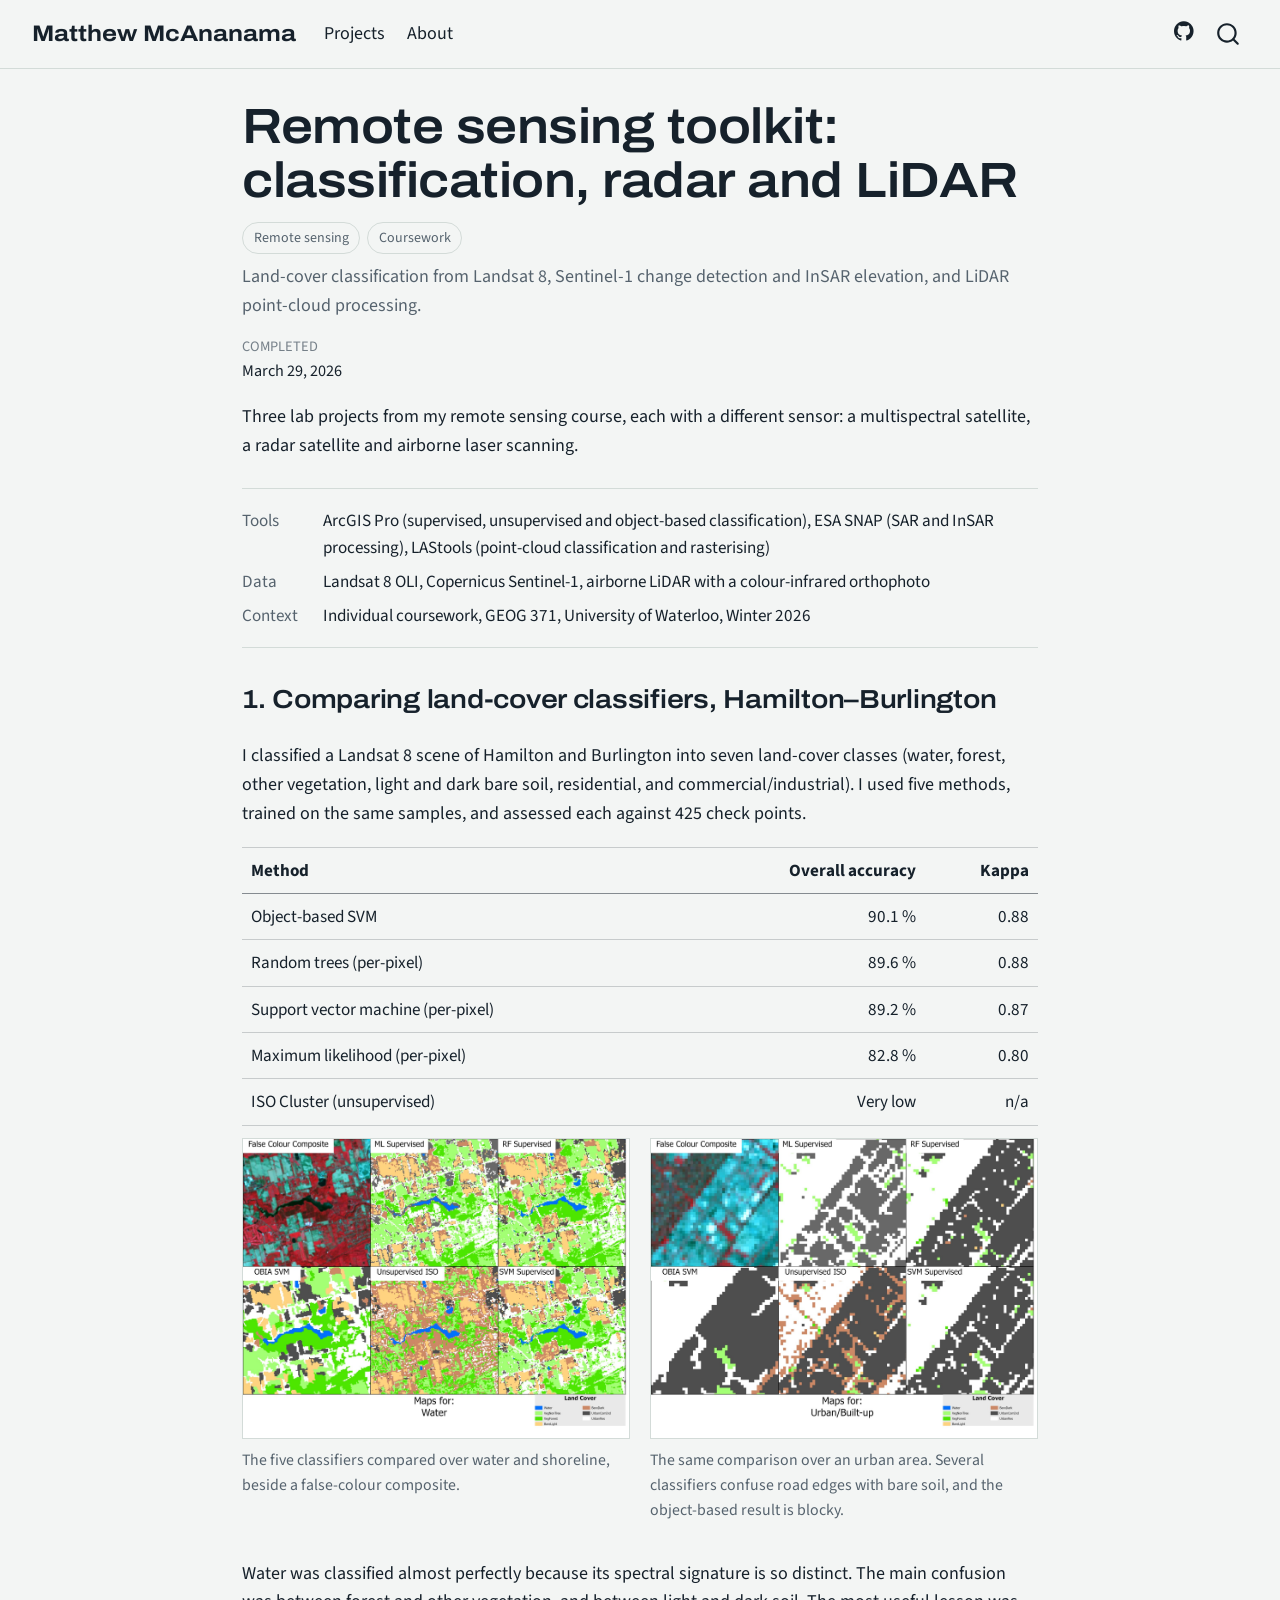
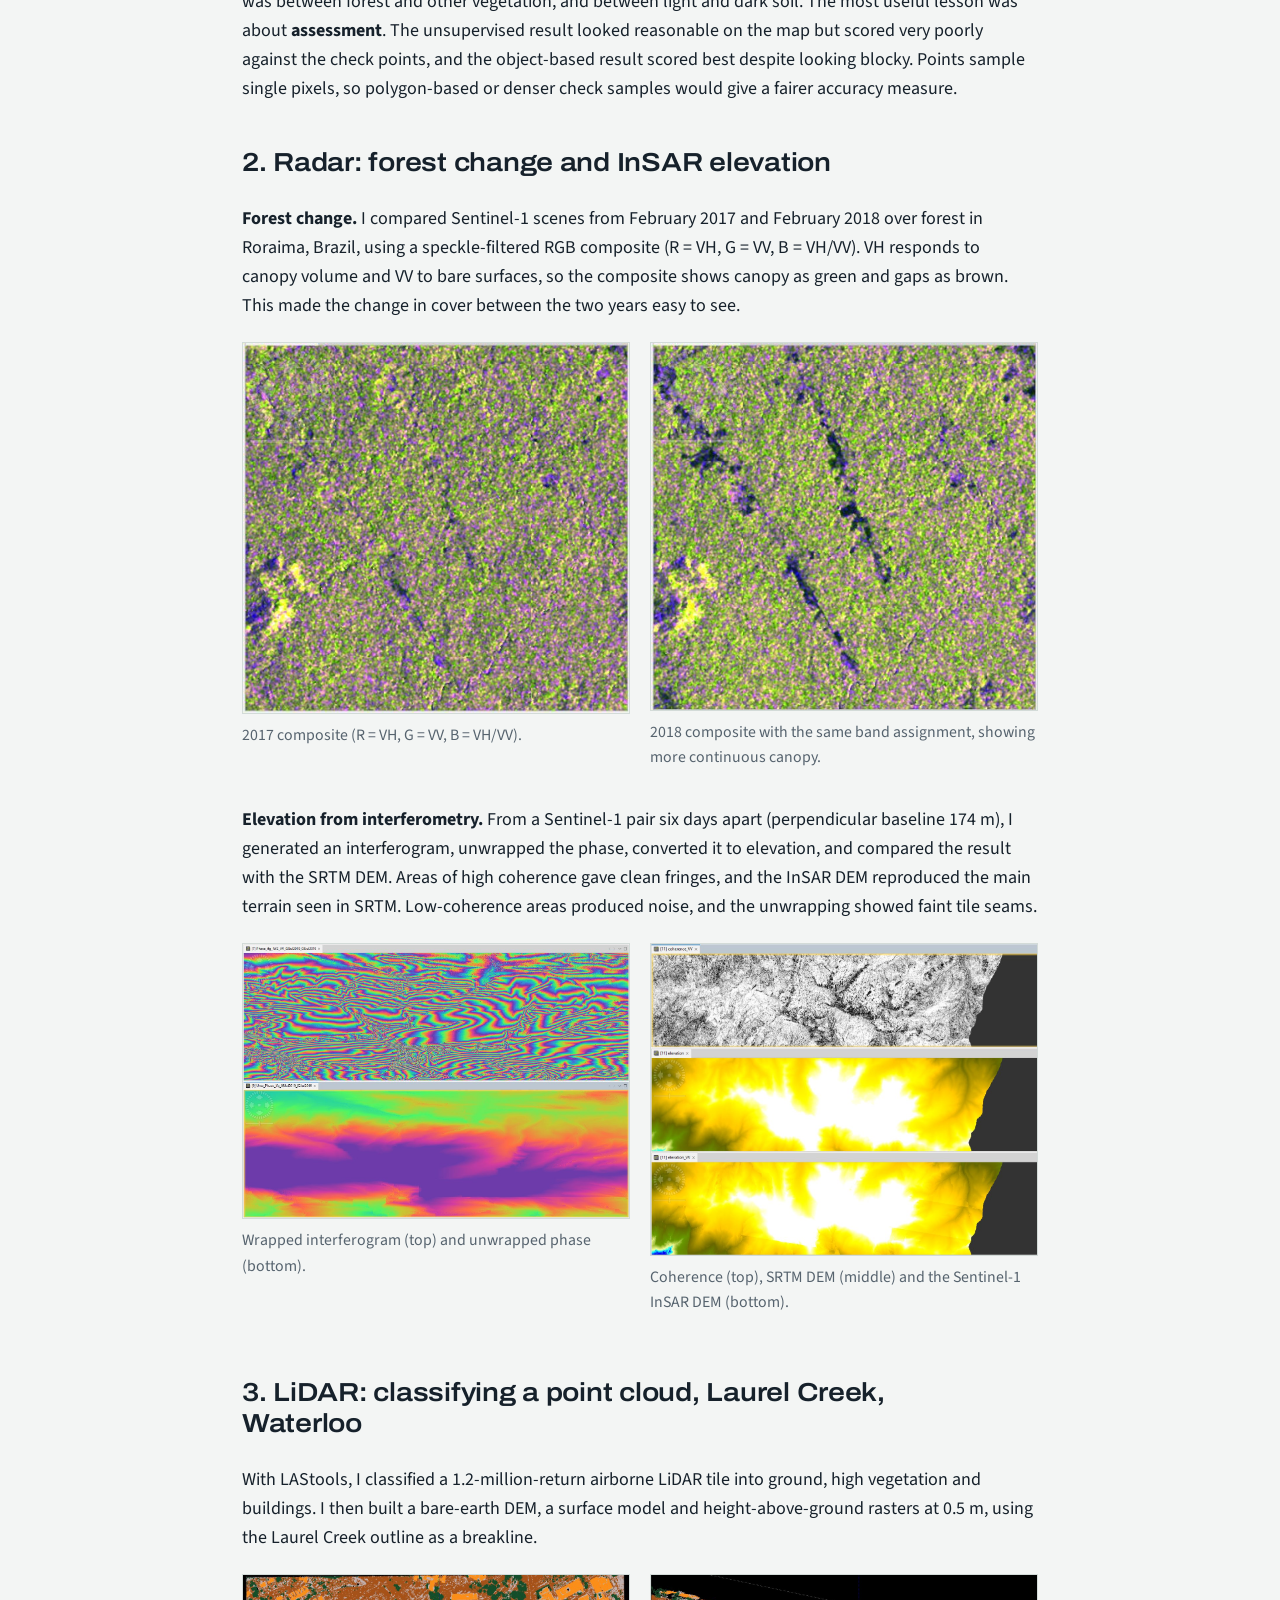
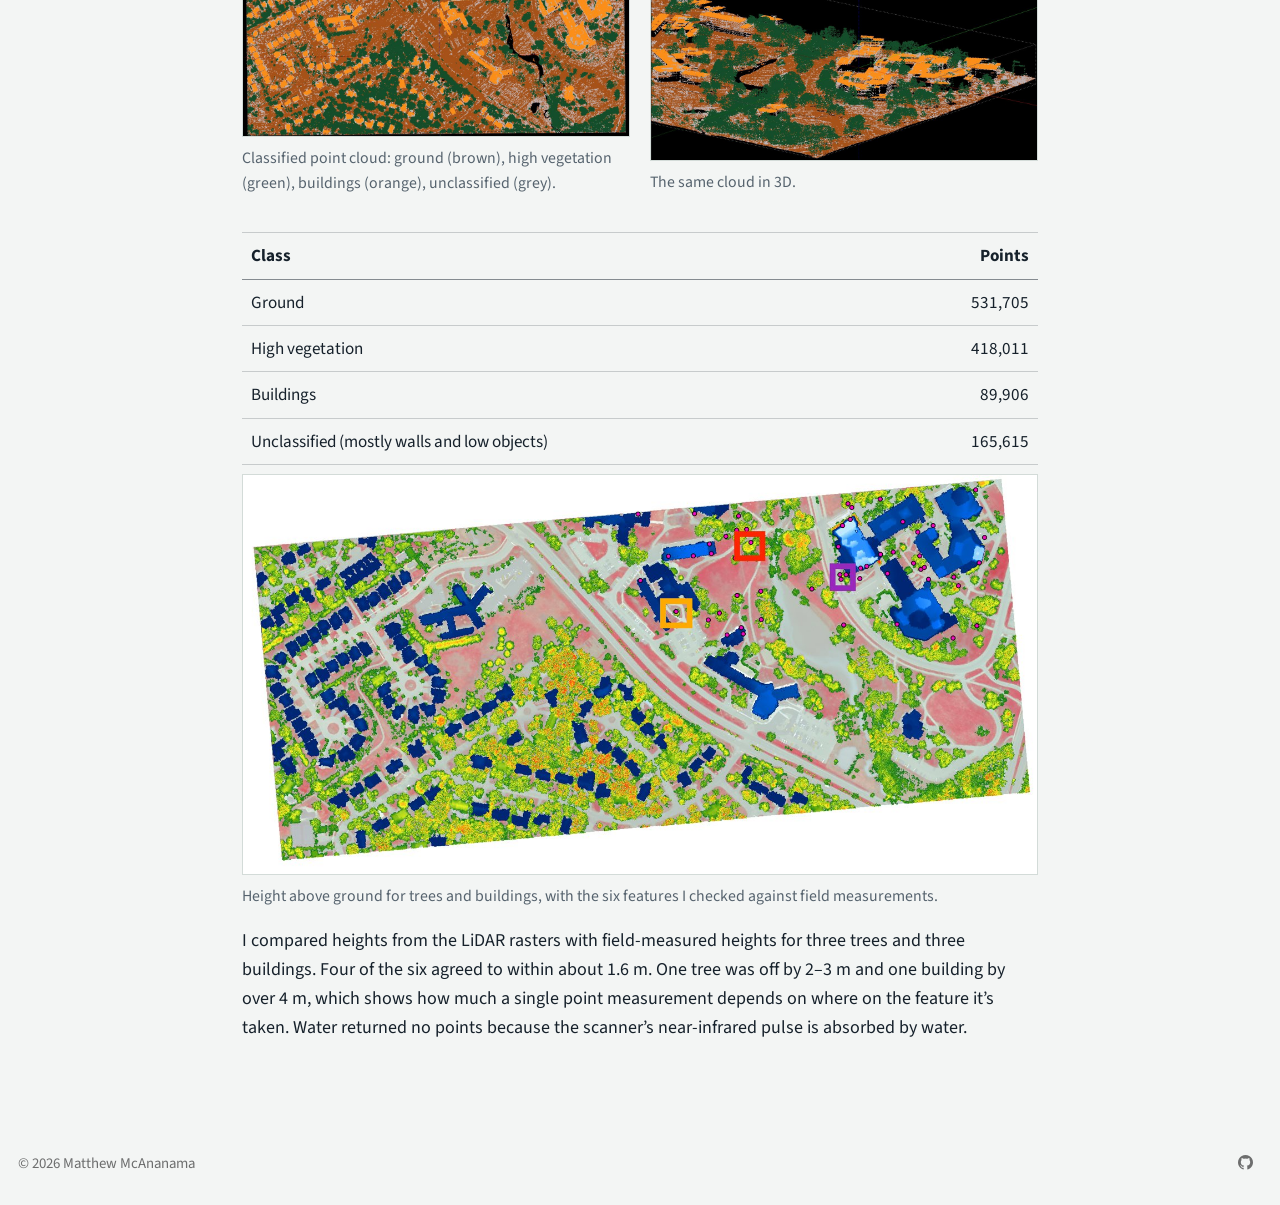
<file: docs/projects/remote-sensing-labs/index.html>
<!DOCTYPE html>
<html xmlns="http://www.w3.org/1999/xhtml" lang="en" xml:lang="en"><head>

<meta charset="utf-8">
<meta name="generator" content="quarto-1.10.19">

<meta name="viewport" content="width=device-width, initial-scale=1.0, user-scalable=yes">

<meta name="dcterms.date" content="2026-03-29">
<meta name="description" content="Land-cover classification from Landsat 8, Sentinel-1 change detection and InSAR elevation, and LiDAR point-cloud processing.">

<title>Remote sensing toolkit: classification, radar and LiDAR – Matthew McAnanama</title>
<style>
/* Default styles provided by pandoc.
** See https://pandoc.org/MANUAL.html#variables-for-html for config info.
*/
span.smallcaps{font-variant: small-caps;}
div.columns{display: flex; gap: 1.5em;}
div.column{flex: auto;}
@media screen {
div.columns{gap: min(4vw, 1.5em);}
div.column{overflow-x: auto;}
}
div.hanging-indent{margin-left: 1.5em; text-indent: -1.5em;}
ul.task-list{list-style: none;}
ul.task-list li input[type="checkbox"] {
  width: 0.8em;
  margin: 0 0.8em 0.2em -1em; /* quarto-specific, see https://github.com/quarto-dev/quarto-cli/issues/4556 */ 
  vertical-align: middle;
}
</style>


<script src="../../site_libs/quarto-nav/quarto-nav.js"></script>
<script src="../../site_libs/quarto-nav/headroom.min.js"></script>
<script src="../../site_libs/clipboard/clipboard.min.js"></script>
<script src="../../site_libs/quarto-search/autocomplete.umd.js"></script>
<script src="../../site_libs/quarto-search/fuse.min.js"></script>
<script src="../../site_libs/quarto-search/quarto-search.js"></script>
<meta name="quarto:offset" content="../../">
<link href="../../assets/favicon.svg" rel="icon" type="image/svg+xml">
<script src="../../site_libs/quarto-html/quarto.js" type="module"></script>
<script src="../../site_libs/quarto-html/tabsets/tabsets.js" type="module"></script>
<script src="../../site_libs/quarto-html/popper.min.js"></script>
<script src="../../site_libs/quarto-html/tippy.umd.min.js"></script>
<script src="../../site_libs/quarto-html/anchor.min.js"></script>
<link href="../../site_libs/quarto-html/tippy.css" rel="stylesheet">
<link href="../../site_libs/quarto-html/quarto-syntax-highlighting-bf27225e3a48a9273f3daa8f8e829971.css" rel="stylesheet" id="quarto-text-highlighting-styles">
<script src="../../site_libs/bootstrap/bootstrap.min.js"></script>
<link href="../../site_libs/bootstrap/bootstrap-icons.css" rel="stylesheet">
<link href="../../site_libs/bootstrap/bootstrap-263f5d6f20dabbeeda83591b141358c9.min.css" rel="stylesheet" append-hash="true" id="quarto-bootstrap" data-mode="light">
<script src="../../site_libs/quarto-contrib/glightbox/glightbox.min.js"></script>
<link href="../../site_libs/quarto-contrib/glightbox/glightbox.min.css" rel="stylesheet">
<link href="../../site_libs/quarto-contrib/glightbox/lightbox.css" rel="stylesheet">
<script id="quarto-search-options" type="application/json">{
  "location": "navbar",
  "copy-button": false,
  "collapse-after": 3,
  "panel-placement": "end",
  "type": "overlay",
  "limit": 50,
  "keyboard-shortcut": [
    "f",
    "/",
    "s"
  ],
  "show-item-context": false,
  "language": {
    "search-no-results-text": "No results",
    "search-matching-documents-text": "matching documents",
    "search-copy-link-title": "Copy link to search",
    "search-hide-matches-text": "Hide additional matches",
    "search-more-match-text": "more match in this document",
    "search-more-matches-text": "more matches in this document",
    "search-clear-button-title": "Clear",
    "search-text-placeholder": "",
    "search-detached-cancel-button-title": "Cancel",
    "search-submit-button-title": "Submit",
    "search-label": "Search"
  }
}</script>
<style>html{ scroll-behavior: smooth; }</style>


</head>

<body class="nav-fixed fullcontent quarto-light">

<div id="quarto-search-results"></div>
  <header id="quarto-header" class="headroom fixed-top">
    <nav class="navbar navbar-expand-lg " data-bs-theme="dark">
      <div class="navbar-container container-fluid">
      <div class="navbar-brand-container mx-auto">
    <a class="navbar-brand" href="../../index.html">
    <span class="navbar-title">Matthew McAnanama</span>
    </a>
  </div>
            <div id="quarto-search" class="" title="Search"></div>
          <button class="navbar-toggler" type="button" data-bs-toggle="collapse" data-bs-target="#navbarCollapse" aria-controls="navbarCollapse" role="menu" aria-expanded="false" aria-label="Toggle navigation" onclick="if (window.quartoToggleHeadroom) { window.quartoToggleHeadroom(); }">
  <span class="navbar-toggler-icon"></span>
</button>
          <div class="collapse navbar-collapse" id="navbarCollapse">
            <ul class="navbar-nav navbar-nav-scroll me-auto">
  <li class="nav-item">
    <a class="nav-link" href="../../projects/index.html"> 
<span class="menu-text">Projects</span></a>
  </li>  
  <li class="nav-item">
    <a class="nav-link" href="../../about.html"> 
<span class="menu-text">About</span></a>
  </li>  
</ul>
            <ul class="navbar-nav navbar-nav-scroll ms-auto">
  <li class="nav-item compact">
    <a class="nav-link" href="https://github.com/sheetmars"> <i class="bi bi-github" role="img" aria-label="GitHub profile">
</i> 
<span class="menu-text"></span></a>
  </li>  
</ul>
          </div> <!-- /navcollapse -->
            <div class="quarto-navbar-tools">
</div>
      </div> <!-- /container-fluid -->
    </nav>
</header>
<!-- content -->
<div id="quarto-content" class="quarto-container page-columns page-rows-contents page-layout-article page-navbar">
<!-- sidebar -->
<!-- margin-sidebar -->
    
<!-- main -->
<main class="content" id="quarto-document-content">

<header id="title-block-header" class="quarto-title-block default">
<div class="quarto-title">
<h1 class="title">Remote sensing toolkit: classification, radar and LiDAR</h1>
  <div class="quarto-categories">
    <div class="quarto-category">Remote sensing</div>
    <div class="quarto-category">Coursework</div>
  </div>
  </div>

<div>
  <div class="description">
    Land-cover classification from Landsat 8, Sentinel-1 change detection and InSAR elevation, and LiDAR point-cloud processing.
  </div>
</div>


<div class="quarto-title-meta">

    
    <div>
    <div class="quarto-title-meta-heading">Completed</div>
    <div class="quarto-title-meta-contents">
      <p class="date">March 29, 2026</p>
    </div>
  </div>
  
    
  </div>
  


</header>


<p>Three lab projects from my remote sensing course, each with a different sensor: a multispectral satellite, a radar satellite and airborne laser scanning.</p>
<dl class="facts">
<dt>
Tools
</dt>
<dd>
ArcGIS Pro (supervised, unsupervised and object-based classification), ESA SNAP (SAR and InSAR processing), LAStools (point-cloud classification and rasterising)
</dd>
<dt>
Data
</dt>
<dd>
Landsat 8 OLI, Copernicus Sentinel-1, airborne LiDAR with a colour-infrared orthophoto
</dd>
<dt>
Context
</dt>
<dd>
Individual coursework, GEOG 371, University of Waterloo, Winter 2026
</dd>
</dl>
<section id="comparing-land-cover-classifiers-hamiltonburlington" class="level2">
<h2 class="anchored" data-anchor-id="comparing-land-cover-classifiers-hamiltonburlington">1. Comparing land-cover classifiers, Hamilton–Burlington</h2>
<p>I classified a Landsat 8 scene of Hamilton and Burlington into seven land-cover classes (water, forest, other vegetation, light and dark bare soil, residential, and commercial/industrial). I used five methods, trained on the same samples, and assessed each against 425 check points.</p>
<table class="result-table caption-top table">
<thead>
<tr class="header">
<th>Method</th>
<th style="text-align: right;">Overall accuracy</th>
<th style="text-align: right;">Kappa</th>
</tr>
</thead>
<tbody>
<tr class="odd">
<td>Object-based SVM</td>
<td style="text-align: right;">90.1 %</td>
<td style="text-align: right;">0.88</td>
</tr>
<tr class="even">
<td>Random trees (per-pixel)</td>
<td style="text-align: right;">89.6 %</td>
<td style="text-align: right;">0.88</td>
</tr>
<tr class="odd">
<td>Support vector machine (per-pixel)</td>
<td style="text-align: right;">89.2 %</td>
<td style="text-align: right;">0.87</td>
</tr>
<tr class="even">
<td>Maximum likelihood (per-pixel)</td>
<td style="text-align: right;">82.8 %</td>
<td style="text-align: right;">0.80</td>
</tr>
<tr class="odd">
<td>ISO Cluster (unsupervised)</td>
<td style="text-align: right;">Very low</td>
<td style="text-align: right;">n/a</td>
</tr>
</tbody>
</table>
<div class="quarto-layout-panel" data-layout-ncol="2">
<div class="quarto-layout-row">
<div class="quarto-layout-cell" style="flex-basis: 50.0%;justify-content: flex-start;">
<div class="quarto-figure quarto-figure-center">
<figure class="figure">
<p><a href="classifiers-water.jpg" class="lightbox" data-gallery="quarto-lightbox-gallery-1" title="The five classifiers compared over water and shoreline, beside a false-colour composite."><img src="classifiers-water.jpg" class="img-fluid figure-img" alt="The five classifiers compared over water and shoreline, beside a false-colour composite."></a></p>
<figcaption>The five classifiers compared over water and shoreline, beside a false-colour composite.</figcaption>
</figure>
</div>
</div>
<div class="quarto-layout-cell" style="flex-basis: 50.0%;justify-content: flex-start;">
<div class="quarto-figure quarto-figure-center">
<figure class="figure">
<p><a href="classifiers-urban.jpg" class="lightbox" data-gallery="quarto-lightbox-gallery-2" title="The same comparison over an urban area. Several classifiers confuse road edges with bare soil, and the object-based result is blocky."><img src="classifiers-urban.jpg" class="img-fluid figure-img" alt="The same comparison over an urban area. Several classifiers confuse road edges with bare soil, and the object-based result is blocky."></a></p>
<figcaption>The same comparison over an urban area. Several classifiers confuse road edges with bare soil, and the object-based result is blocky.</figcaption>
</figure>
</div>
</div>
</div>
</div>
<p>Water was classified almost perfectly because its spectral signature is so distinct. The main confusion was between forest and other vegetation, and between light and dark soil. The most useful lesson was about <strong>assessment</strong>. The unsupervised result looked reasonable on the map but scored very poorly against the check points, and the object-based result scored best despite looking blocky. Points sample single pixels, so polygon-based or denser check samples would give a fairer accuracy measure.</p>
</section>
<section id="radar-forest-change-and-insar-elevation" class="level2">
<h2 class="anchored" data-anchor-id="radar-forest-change-and-insar-elevation">2. Radar: forest change and InSAR elevation</h2>
<p><strong>Forest change.</strong> I compared Sentinel-1 scenes from February 2017 and February 2018 over forest in Roraima, Brazil, using a speckle-filtered RGB composite (R = VH, G = VV, B = VH/VV). VH responds to canopy volume and VV to bare surfaces, so the composite shows canopy as green and gaps as brown. This made the change in cover between the two years easy to see.</p>
<div class="quarto-layout-panel" data-layout-ncol="2">
<div class="quarto-layout-row">
<div class="quarto-layout-cell" style="flex-basis: 50.0%;justify-content: flex-start;">
<div class="quarto-figure quarto-figure-center">
<figure class="figure">
<p><a href="sar-rgb-2017.jpg" class="lightbox" data-gallery="quarto-lightbox-gallery-3" title="2017 composite (R = VH, G = VV, B = VH/VV)."><img src="sar-rgb-2017.jpg" class="img-fluid figure-img" alt="2017 composite (R = VH, G = VV, B = VH/VV)."></a></p>
<figcaption>2017 composite (R = VH, G = VV, B = VH/VV).</figcaption>
</figure>
</div>
</div>
<div class="quarto-layout-cell" style="flex-basis: 50.0%;justify-content: flex-start;">
<div class="quarto-figure quarto-figure-center">
<figure class="figure">
<p><a href="sar-rgb-2018.jpg" class="lightbox" data-gallery="quarto-lightbox-gallery-4" title="2018 composite with the same band assignment, showing more continuous canopy."><img src="sar-rgb-2018.jpg" class="img-fluid figure-img" alt="2018 composite with the same band assignment, showing more continuous canopy."></a></p>
<figcaption>2018 composite with the same band assignment, showing more continuous canopy.</figcaption>
</figure>
</div>
</div>
</div>
</div>
<p><strong>Elevation from interferometry.</strong> From a Sentinel-1 pair six days apart (perpendicular baseline 174 m), I generated an interferogram, unwrapped the phase, converted it to elevation, and compared the result with the SRTM DEM. Areas of high coherence gave clean fringes, and the InSAR DEM reproduced the main terrain seen in SRTM. Low-coherence areas produced noise, and the unwrapping showed faint tile seams.</p>
<div class="quarto-layout-panel" data-layout-ncol="2">
<div class="quarto-layout-row">
<div class="quarto-layout-cell" style="flex-basis: 50.0%;justify-content: flex-start;">
<div class="quarto-figure quarto-figure-center">
<figure class="figure">
<p><a href="insar-unwrapping.jpg" class="lightbox" data-gallery="quarto-lightbox-gallery-5" title="Wrapped interferogram (top) and unwrapped phase (bottom)."><img src="insar-unwrapping.jpg" class="img-fluid figure-img" alt="Wrapped interferogram (top) and unwrapped phase (bottom)."></a></p>
<figcaption>Wrapped interferogram (top) and unwrapped phase (bottom).</figcaption>
</figure>
</div>
</div>
<div class="quarto-layout-cell" style="flex-basis: 50.0%;justify-content: flex-start;">
<div class="quarto-figure quarto-figure-center">
<figure class="figure">
<p><a href="insar-dem.jpg" class="lightbox" data-gallery="quarto-lightbox-gallery-6" title="Coherence (top), SRTM DEM (middle) and the Sentinel-1 InSAR DEM (bottom)."><img src="insar-dem.jpg" class="img-fluid figure-img" alt="Coherence (top), SRTM DEM (middle) and the Sentinel-1 InSAR DEM (bottom)."></a></p>
<figcaption>Coherence (top), SRTM DEM (middle) and the Sentinel-1 InSAR DEM (bottom).</figcaption>
</figure>
</div>
</div>
</div>
</div>
</section>
<section id="lidar-classifying-a-point-cloud-laurel-creek-waterloo" class="level2">
<h2 class="anchored" data-anchor-id="lidar-classifying-a-point-cloud-laurel-creek-waterloo">3. LiDAR: classifying a point cloud, Laurel Creek, Waterloo</h2>
<p>With LAStools, I classified a 1.2-million-return airborne LiDAR tile into ground, high vegetation and buildings. I then built a bare-earth DEM, a surface model and height-above-ground rasters at 0.5 m, using the Laurel Creek outline as a breakline.</p>
<div class="quarto-layout-panel" data-layout-ncol="2">
<div class="quarto-layout-row">
<div class="quarto-layout-cell" style="flex-basis: 50.0%;justify-content: flex-start;">
<div class="quarto-figure quarto-figure-center">
<figure class="figure">
<p><a href="lidar-classified.jpg" class="lightbox" data-gallery="quarto-lightbox-gallery-7" title="Classified point cloud: ground (brown), high vegetation (green), buildings (orange), unclassified (grey)."><img src="lidar-classified.jpg" class="img-fluid figure-img" alt="Classified point cloud: ground (brown), high vegetation (green), buildings (orange), unclassified (grey)."></a></p>
<figcaption>Classified point cloud: ground (brown), high vegetation (green), buildings (orange), unclassified (grey).</figcaption>
</figure>
</div>
</div>
<div class="quarto-layout-cell" style="flex-basis: 50.0%;justify-content: flex-start;">
<div class="quarto-figure quarto-figure-center">
<figure class="figure">
<p><a href="lidar-classified-3d.jpg" class="lightbox" data-gallery="quarto-lightbox-gallery-8" title="The same cloud in 3D."><img src="lidar-classified-3d.jpg" class="img-fluid figure-img" alt="The same cloud in 3D."></a></p>
<figcaption>The same cloud in 3D.</figcaption>
</figure>
</div>
</div>
</div>
</div>
<table class="result-table caption-top table">
<thead>
<tr class="header">
<th>Class</th>
<th style="text-align: right;">Points</th>
</tr>
</thead>
<tbody>
<tr class="odd">
<td>Ground</td>
<td style="text-align: right;">531,705</td>
</tr>
<tr class="even">
<td>High vegetation</td>
<td style="text-align: right;">418,011</td>
</tr>
<tr class="odd">
<td>Buildings</td>
<td style="text-align: right;">89,906</td>
</tr>
<tr class="even">
<td>Unclassified (mostly walls and low objects)</td>
<td style="text-align: right;">165,615</td>
</tr>
</tbody>
</table>
<div class="quarto-figure quarto-figure-center">
<figure class="figure">
<p><a href="lidar-heights.jpg" class="lightbox" data-gallery="quarto-lightbox-gallery-9" title="Height above ground for trees and buildings, with the six features I checked against field measurements."><img src="lidar-heights.jpg" class="img-fluid figure-img" alt="Height above ground for trees and buildings, with the six features I checked against field measurements."></a></p>
<figcaption>Height above ground for trees and buildings, with the six features I checked against field measurements.</figcaption>
</figure>
</div>
<p>I compared heights from the LiDAR rasters with field-measured heights for three trees and three buildings. Four of the six agreed to within about 1.6 m. One tree was off by 2–3 m and one building by over 4 m, which shows how much a single point measurement depends on where on the feature it’s taken. Water returned no points because the scanner’s near-infrared pulse is absorbed by water.</p>


</section>

</main> <!-- /main -->
<script id="quarto-html-after-body" type="application/javascript">
  window.document.addEventListener("DOMContentLoaded", function (event) {
    const icon = "";
    const anchorJS = new window.AnchorJS();
    anchorJS.options = {
      placement: 'right',
      icon: icon
    };
    anchorJS.add('.anchored');
    const isCodeAnnotation = (el) => {
      for (const clz of el.classList) {
        if (clz.startsWith('code-annotation-')) {                     
          return true;
        }
      }
      return false;
    }
    const onCopySuccess = function(e) {
      // button target
      const button = e.trigger;
      // don't keep focus
      button.blur();
      // flash "checked"
      button.classList.add('code-copy-button-checked');
      var currentTitle = button.getAttribute("title");
      button.setAttribute("title", "Copied!");
      let tooltip;
      if (window.bootstrap) {
        button.setAttribute("data-bs-toggle", "tooltip");
        button.setAttribute("data-bs-placement", "left");
        button.setAttribute("data-bs-title", "Copied!");
        tooltip = new bootstrap.Tooltip(button, 
          { trigger: "manual", 
            customClass: "code-copy-button-tooltip",
            offset: [0, -8]});
        tooltip.show();    
      }
      setTimeout(function() {
        if (tooltip) {
          tooltip.hide();
          button.removeAttribute("data-bs-title");
          button.removeAttribute("data-bs-toggle");
          button.removeAttribute("data-bs-placement");
        }
        button.setAttribute("title", currentTitle);
        button.classList.remove('code-copy-button-checked');
      }, 1000);
      // clear code selection
      e.clearSelection();
    }
    const getTextToCopy = function(trigger) {
      const outerScaffold = trigger.parentElement.cloneNode(true);
      const codeEl = outerScaffold.querySelector('code');
      for (const childEl of codeEl.children) {
        if (isCodeAnnotation(childEl)) {
          childEl.remove();
        }
      }
      return codeEl.innerText;
    }
    const clipboard = new window.ClipboardJS('.code-copy-button:not([data-in-quarto-modal])', {
      text: getTextToCopy
    });
    clipboard.on('success', onCopySuccess);
    if (window.document.getElementById('quarto-embedded-source-code-modal')) {
      const clipboardModal = new window.ClipboardJS('.code-copy-button[data-in-quarto-modal]', {
        text: getTextToCopy,
        container: window.document.getElementById('quarto-embedded-source-code-modal')
      });
      clipboardModal.on('success', onCopySuccess);
    }
      var localhostRegex = new RegExp(/^(?:http|https):\/\/localhost\:?[0-9]*\//);
      var mailtoRegex = new RegExp(/^mailto:/);
        var filterRegex = new RegExp("https:\/\/sheetmars\.github\.io");
      var isInternal = (href) => {
          return filterRegex.test(href) || localhostRegex.test(href) || mailtoRegex.test(href);
      }
      // Inspect non-navigation links and adorn them if external
     var links = window.document.querySelectorAll('a[href]:not(.nav-link):not(.navbar-brand):not(.toc-action):not(.sidebar-link):not(.sidebar-item-toggle):not(.pagination-link):not(.no-external):not([aria-hidden]):not(.dropdown-item):not(.quarto-navigation-tool):not(.about-link)');
      for (var i=0; i<links.length; i++) {
        const link = links[i];
        if (!isInternal(link.href)) {
          // undo the damage that might have been done by quarto-nav.js in the case of
          // links that we want to consider external
          if (link.dataset.originalHref !== undefined) {
            link.href = link.dataset.originalHref;
          }
            // target, if specified
            link.setAttribute("target", "_blank");
            if (link.getAttribute("rel") === null) {
              link.setAttribute("rel", "noopener");
            }
        }
      }
    function tippyHover(el, contentFn, onTriggerFn, onUntriggerFn) {
      const config = {
        allowHTML: true,
        maxWidth: 500,
        delay: 100,
        arrow: false,
        appendTo: function(el) {
            return el.parentElement;
        },
        interactive: true,
        interactiveBorder: 10,
        theme: 'quarto',
        placement: 'bottom-start',
      };
      if (contentFn) {
        config.content = contentFn;
      }
      if (onTriggerFn) {
        config.onTrigger = onTriggerFn;
      }
      if (onUntriggerFn) {
        config.onUntrigger = onUntriggerFn;
      }
      window.tippy(el, config); 
    }
    const noterefs = window.document.querySelectorAll('a[role="doc-noteref"]');
    for (var i=0; i<noterefs.length; i++) {
      const ref = noterefs[i];
      tippyHover(ref, function() {
        // use id or data attribute instead here
        let href = ref.getAttribute('data-footnote-href') || ref.getAttribute('href');
        try { href = new URL(href).hash; } catch {}
        const id = href.replace(/^#\/?/, "");
        const note = window.document.getElementById(id);
        if (note) {
          return note.innerHTML;
        } else {
          return "";
        }
      });
    }
    const xrefs = window.document.querySelectorAll('a.quarto-xref');
    const processXRef = (id, note) => {
      // Strip column container classes
      const stripColumnClz = (el) => {
        el.classList.remove("page-full", "page-columns");
        if (el.children) {
          for (const child of el.children) {
            stripColumnClz(child);
          }
        }
      }
      stripColumnClz(note)
      if (id === null || id.startsWith('sec-')) {
        // Special case sections, only their first couple elements
        const container = document.createElement("div");
        if (note.children && note.children.length > 2) {
          container.appendChild(note.children[0].cloneNode(true));
          for (let i = 1; i < note.children.length; i++) {
            const child = note.children[i];
            if (child.tagName === "P" && child.innerText === "") {
              continue;
            } else {
              container.appendChild(child.cloneNode(true));
              break;
            }
          }
          if (window.Quarto?.typesetMath) {
            window.Quarto.typesetMath(container);
          }
          return container.innerHTML
        } else {
          if (window.Quarto?.typesetMath) {
            window.Quarto.typesetMath(note);
          }
          return note.innerHTML;
        }
      } else {
        // Remove any anchor links if they are present
        const anchorLink = note.querySelector('a.anchorjs-link');
        if (anchorLink) {
          anchorLink.remove();
        }
        if (window.Quarto?.typesetMath) {
          window.Quarto.typesetMath(note);
        }
        if (note.classList.contains("callout")) {
          return note.outerHTML;
        } else {
          return note.innerHTML;
        }
      }
    }
    for (var i=0; i<xrefs.length; i++) {
      const xref = xrefs[i];
      tippyHover(xref, undefined, function(instance) {
        instance.disable();
        let url = xref.getAttribute('href');
        let hash = undefined; 
        if (url.startsWith('#')) {
          hash = url;
        } else {
          try { hash = new URL(url).hash; } catch {}
        }
        if (hash) {
          const id = hash.replace(/^#\/?/, "");
          const note = window.document.getElementById(id);
          if (note !== null) {
            try {
              const html = processXRef(id, note.cloneNode(true));
              instance.setContent(html);
            } finally {
              instance.enable();
              instance.show();
            }
          } else {
            // See if we can fetch this
            fetch(url.split('#')[0])
            .then(res => res.text())
            .then(html => {
              const parser = new DOMParser();
              const htmlDoc = parser.parseFromString(html, "text/html");
              const note = htmlDoc.getElementById(id);
              if (note !== null) {
                const html = processXRef(id, note);
                instance.setContent(html);
              } 
            }).finally(() => {
              instance.enable();
              instance.show();
            });
          }
        } else {
          // See if we can fetch a full url (with no hash to target)
          // This is a special case and we should probably do some content thinning / targeting
          fetch(url)
          .then(res => res.text())
          .then(html => {
            const parser = new DOMParser();
            const htmlDoc = parser.parseFromString(html, "text/html");
            const note = htmlDoc.querySelector('main.content');
            if (note !== null) {
              // This should only happen for chapter cross references
              // (since there is no id in the URL)
              // remove the first header
              if (note.children.length > 0 && note.children[0].tagName === "HEADER") {
                note.children[0].remove();
              }
              const html = processXRef(null, note);
              instance.setContent(html);
            } 
          }).finally(() => {
            instance.enable();
            instance.show();
          });
        }
      }, function(instance) {
      });
    }
        let selectedAnnoteEl;
        const selectorForAnnotation = ( cell, annotation) => {
          let cellAttr = 'data-code-cell="' + cell + '"';
          let lineAttr = 'data-code-annotation="' +  annotation + '"';
          const selector = 'span[' + cellAttr + '][' + lineAttr + ']';
          return selector;
        }
        const selectCodeLines = (annoteEl) => {
          const doc = window.document;
          const targetCell = annoteEl.getAttribute("data-target-cell");
          const targetAnnotation = annoteEl.getAttribute("data-target-annotation");
          const annoteSpan = window.document.querySelector(selectorForAnnotation(targetCell, targetAnnotation));
          const lines = annoteSpan.getAttribute("data-code-lines").split(",");
          const lineIds = lines.map((line) => {
            return targetCell + "-" + line;
          })
          let top = null;
          let height = null;
          let parent = null;
          if (lineIds.length > 0) {
              //compute the position of the single el (top and bottom and make a div)
              const el = window.document.getElementById(lineIds[0]);
              top = el.offsetTop;
              height = el.offsetHeight;
              parent = el.parentElement.parentElement;
            if (lineIds.length > 1) {
              const lastEl = window.document.getElementById(lineIds[lineIds.length - 1]);
              const bottom = lastEl.offsetTop + lastEl.offsetHeight;
              height = bottom - top;
            }
            if (top !== null && height !== null && parent !== null) {
              // cook up a div (if necessary) and position it 
              let div = window.document.getElementById("code-annotation-line-highlight");
              if (div === null) {
                div = window.document.createElement("div");
                div.setAttribute("id", "code-annotation-line-highlight");
                div.style.position = 'absolute';
                parent.appendChild(div);
              }
              div.style.top = top - 2 + "px";
              div.style.height = height + 4 + "px";
              div.style.left = 0;
              let gutterDiv = window.document.getElementById("code-annotation-line-highlight-gutter");
              if (gutterDiv === null) {
                gutterDiv = window.document.createElement("div");
                gutterDiv.setAttribute("id", "code-annotation-line-highlight-gutter");
                gutterDiv.style.position = 'absolute';
                const codeCell = window.document.getElementById(targetCell);
                const gutter = codeCell.querySelector('.code-annotation-gutter');
                gutter.appendChild(gutterDiv);
              }
              gutterDiv.style.top = top - 2 + "px";
              gutterDiv.style.height = height + 4 + "px";
            }
            selectedAnnoteEl = annoteEl;
          }
        };
        const unselectCodeLines = () => {
          const elementsIds = ["code-annotation-line-highlight", "code-annotation-line-highlight-gutter"];
          elementsIds.forEach((elId) => {
            const div = window.document.getElementById(elId);
            if (div) {
              div.remove();
            }
          });
          selectedAnnoteEl = undefined;
        };
          // Handle positioning of the toggle
      window.addEventListener(
        "resize",
        throttle(() => {
          elRect = undefined;
          if (selectedAnnoteEl) {
            selectCodeLines(selectedAnnoteEl);
          }
        }, 10)
      );
      function throttle(fn, ms) {
      let throttle = false;
      let timer;
        return (...args) => {
          if(!throttle) { // first call gets through
              fn.apply(this, args);
              throttle = true;
          } else { // all the others get throttled
              if(timer) clearTimeout(timer); // cancel #2
              timer = setTimeout(() => {
                fn.apply(this, args);
                timer = throttle = false;
              }, ms);
          }
        };
      }
        // Attach click handler to the DT
        const annoteDls = window.document.querySelectorAll('dt[data-target-cell]');
        for (const annoteDlNode of annoteDls) {
          annoteDlNode.addEventListener('click', (event) => {
            const clickedEl = event.target;
            if (clickedEl !== selectedAnnoteEl) {
              unselectCodeLines();
              const activeEl = window.document.querySelector('dt[data-target-cell].code-annotation-active');
              if (activeEl) {
                activeEl.classList.remove('code-annotation-active');
              }
              selectCodeLines(clickedEl);
              clickedEl.classList.add('code-annotation-active');
            } else {
              // Unselect the line
              unselectCodeLines();
              clickedEl.classList.remove('code-annotation-active');
            }
          });
        }
    const findCites = (el) => {
      const parentEl = el.parentElement;
      if (parentEl) {
        const cites = parentEl.dataset.cites;
        if (cites) {
          return {
            el,
            cites: cites.split(' ')
          };
        } else {
          return findCites(el.parentElement)
        }
      } else {
        return undefined;
      }
    };
    var bibliorefs = window.document.querySelectorAll('a[role="doc-biblioref"]');
    for (var i=0; i<bibliorefs.length; i++) {
      const ref = bibliorefs[i];
      const citeInfo = findCites(ref);
      if (citeInfo) {
        tippyHover(citeInfo.el, function() {
          var popup = window.document.createElement('div');
          citeInfo.cites.forEach(function(cite) {
            var citeDiv = window.document.createElement('div');
            citeDiv.classList.add('hanging-indent');
            citeDiv.classList.add('csl-entry');
            var biblioDiv = window.document.getElementById('ref-' + cite);
            if (biblioDiv) {
              citeDiv.innerHTML = biblioDiv.innerHTML;
            }
            popup.appendChild(citeDiv);
          });
          return popup.innerHTML;
        });
      }
    }
  });
  </script>
</div> <!-- /content -->
<footer class="footer">
  <div class="nav-footer">
    <div class="nav-footer-left">
<p>© 2026 Matthew McAnanama</p>
</div>   
    <div class="nav-footer-center">
      &nbsp;
    </div>
    <div class="nav-footer-right">
      <ul class="footer-items list-unstyled">
    <li class="nav-item compact">
    <a class="nav-link" href="https://github.com/sheetmars">
      <i class="bi bi-github" role="img" aria-label="GitHub profile">
</i> 
    </a>
  </li>  
</ul>
    </div>
  </div>
</footer>
<script>var lightboxQuarto = GLightbox({"closeEffect":"zoom","descPosition":"bottom","loop":false,"openEffect":"zoom","selector":".lightbox"});
(function() {
  let previousOnload = window.onload;
  window.onload = () => {
    if (previousOnload) {
      previousOnload();
    }
    lightboxQuarto.on('slide_before_load', (data) => {
      const { slideIndex, slideNode, slideConfig, player, trigger } = data;
      const href = trigger.getAttribute('href');
      if (href !== null) {
        const imgEl = window.document.querySelector(`a[href="${href}"] img`);
        if (imgEl !== null) {
          const srcAttr = imgEl.getAttribute("src");
          if (srcAttr && srcAttr.startsWith("data:")) {
            slideConfig.href = srcAttr;
          }
        }
      } 
    });
  
    lightboxQuarto.on('slide_after_load', (data) => {
      const { slideIndex, slideNode, slideConfig, player, trigger } = data;
      if (window.Quarto?.typesetMath) {
        window.Quarto.typesetMath(slideNode);
      }
    });
  
  };
  
})();
          </script>




<script src="../../site_libs/quarto-html/zenscroll-min.js"></script>
</body></html>
</file>
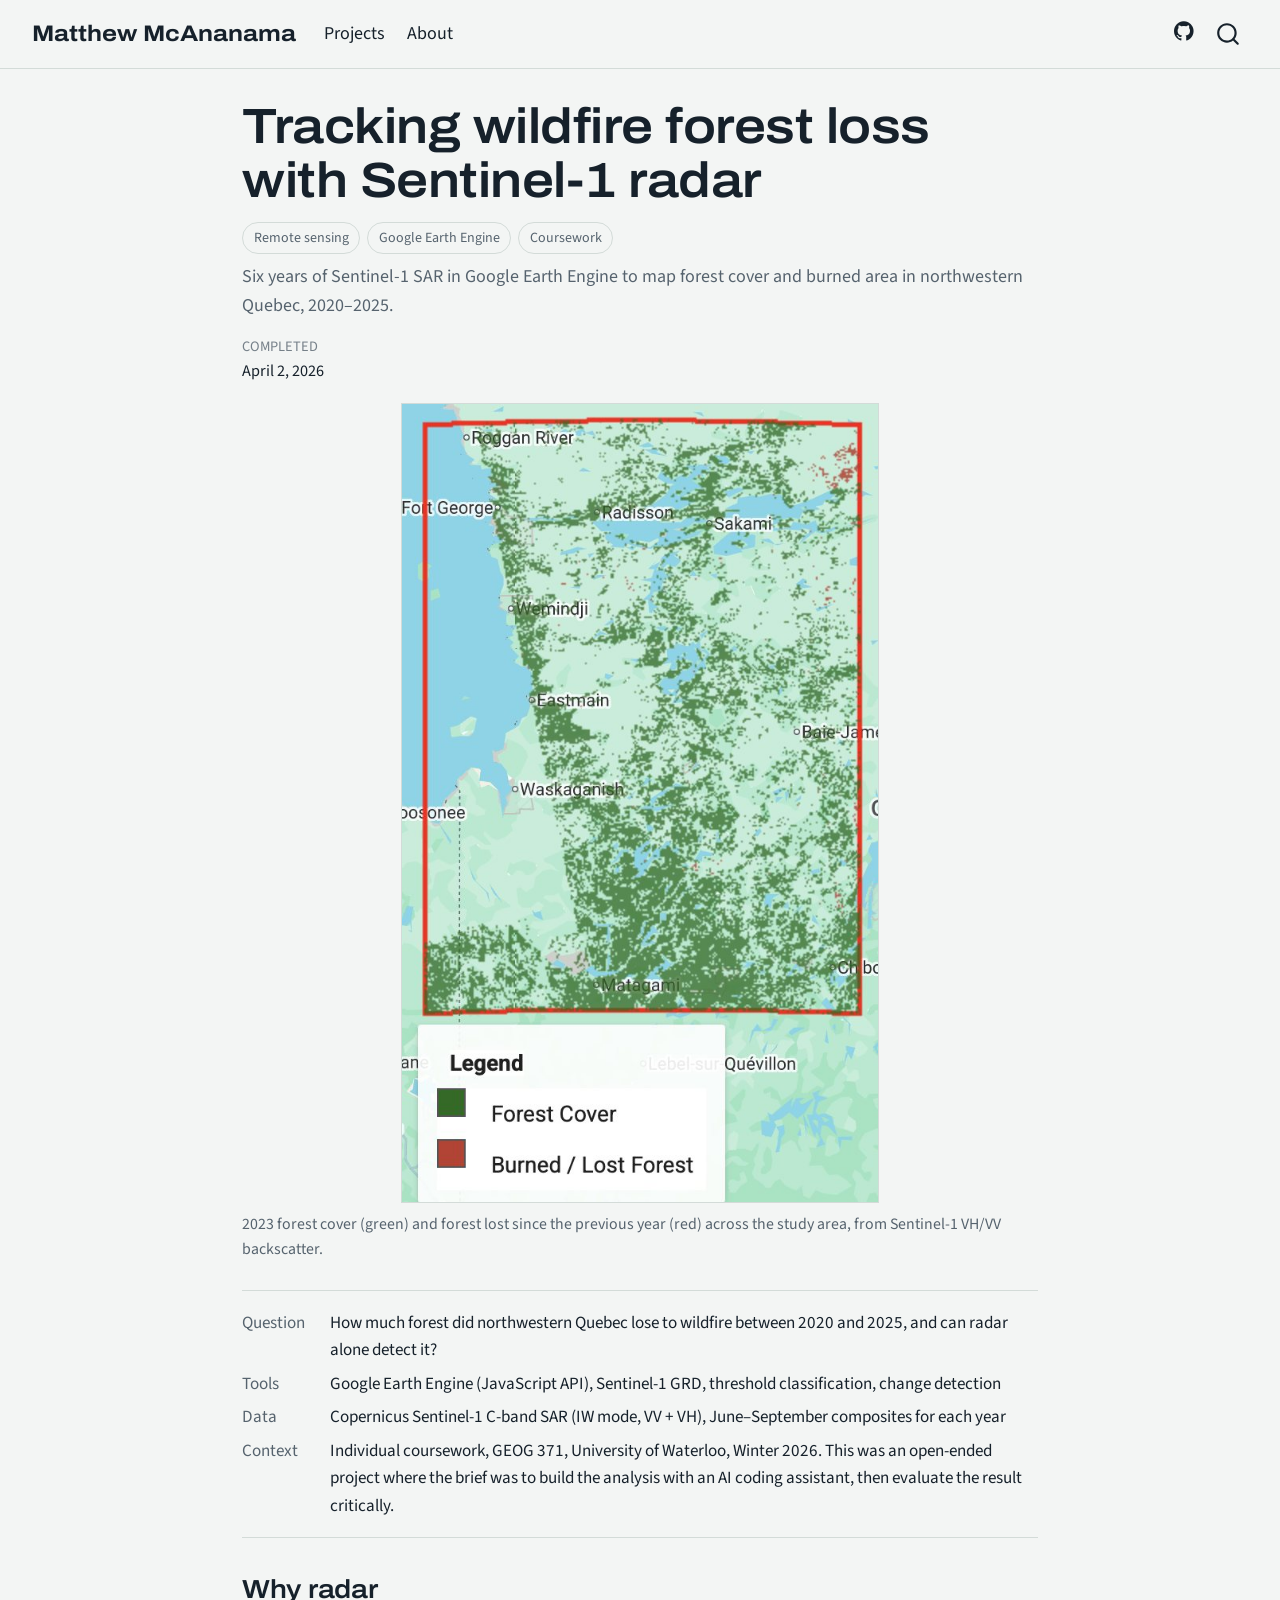
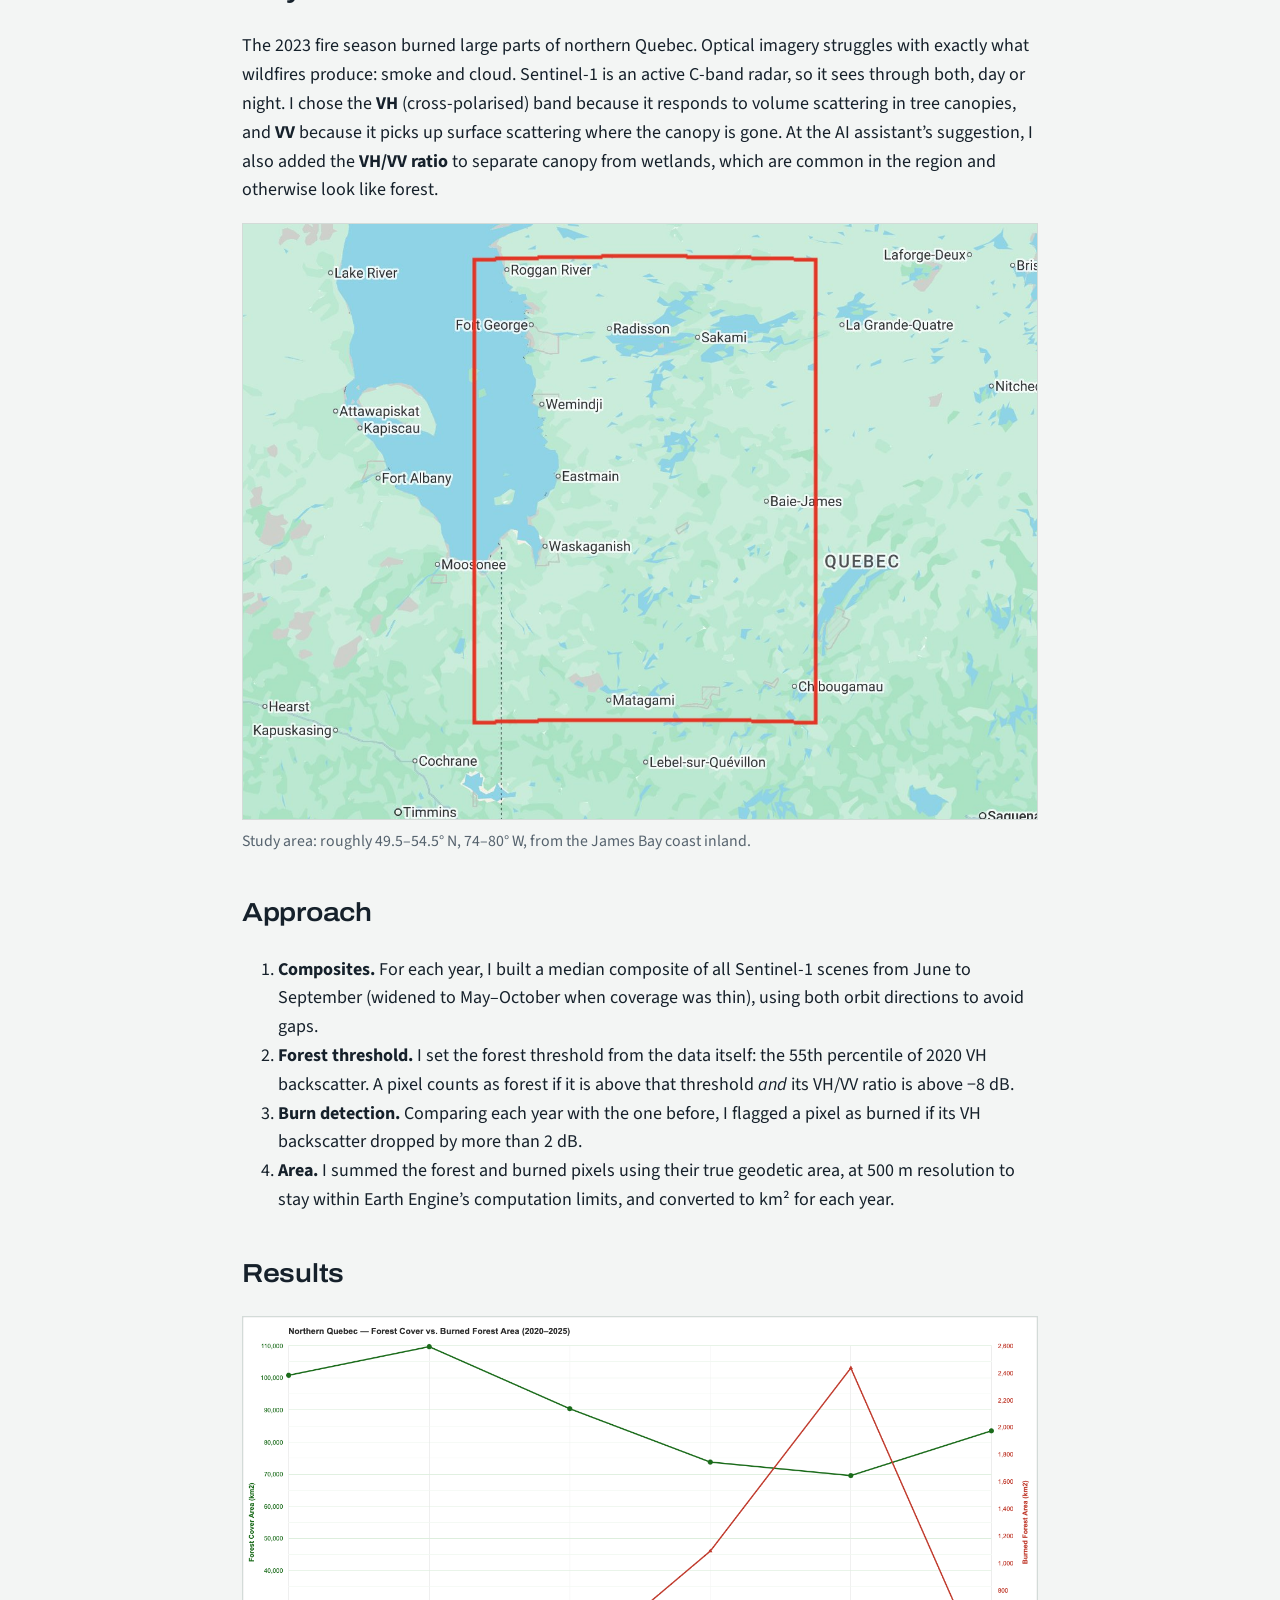
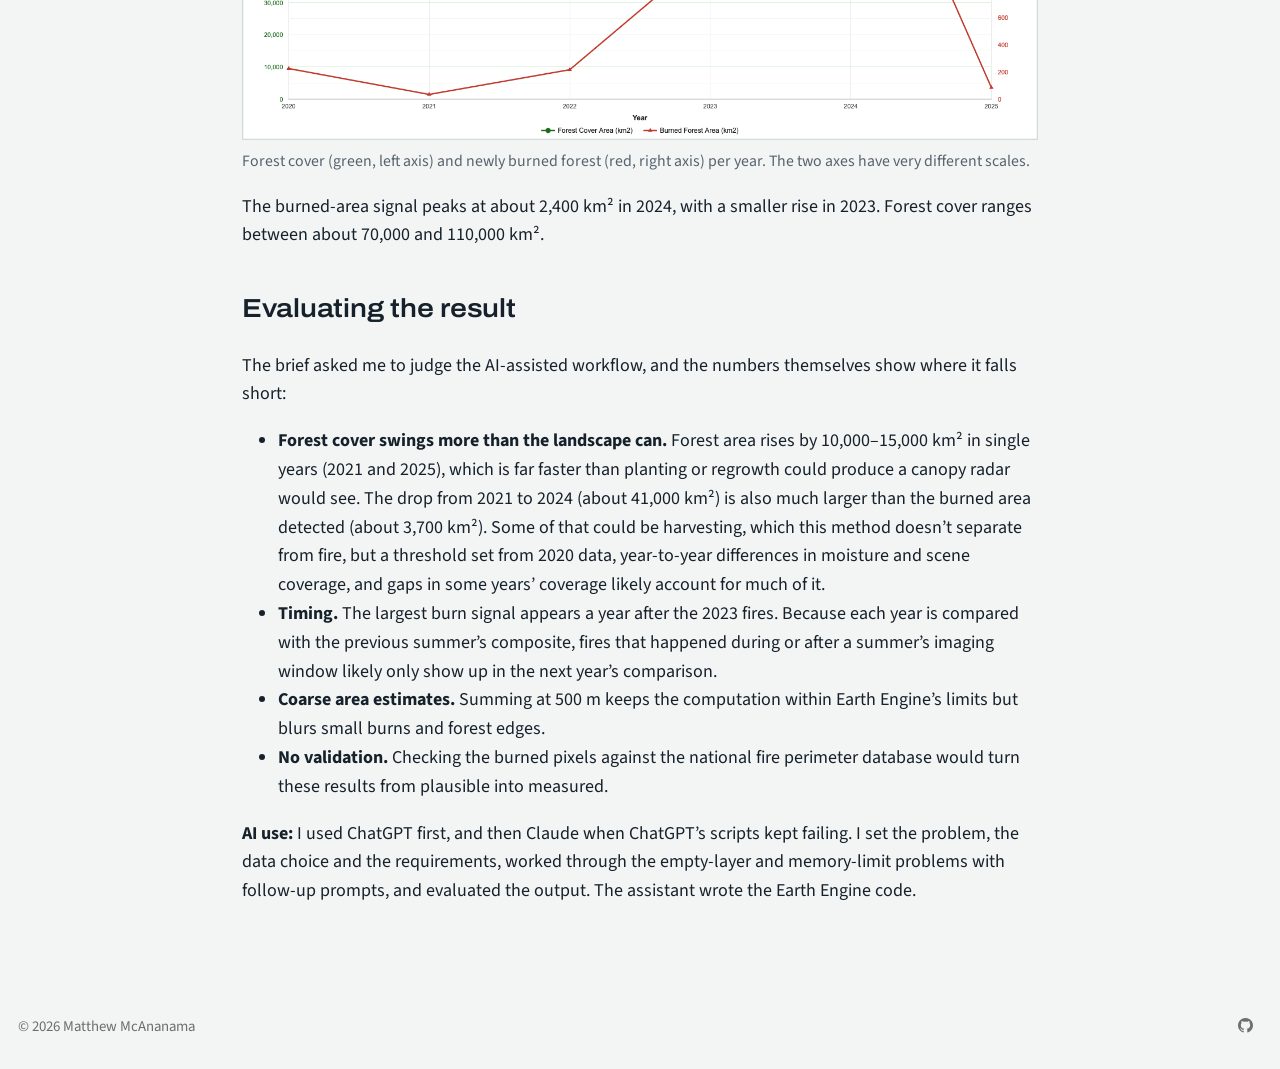
<file: docs/projects/sar-wildfire-quebec/index.html>
<!DOCTYPE html>
<html xmlns="http://www.w3.org/1999/xhtml" lang="en" xml:lang="en"><head>

<meta charset="utf-8">
<meta name="generator" content="quarto-1.10.19">

<meta name="viewport" content="width=device-width, initial-scale=1.0, user-scalable=yes">

<meta name="dcterms.date" content="2026-04-02">
<meta name="description" content="Six years of Sentinel-1 SAR in Google Earth Engine to map forest cover and burned area in northwestern Quebec, 2020–2025.">

<title>Tracking wildfire forest loss with Sentinel-1 radar – Matthew McAnanama</title>
<style>
/* Default styles provided by pandoc.
** See https://pandoc.org/MANUAL.html#variables-for-html for config info.
*/
span.smallcaps{font-variant: small-caps;}
div.columns{display: flex; gap: 1.5em;}
div.column{flex: auto;}
@media screen {
div.columns{gap: min(4vw, 1.5em);}
div.column{overflow-x: auto;}
}
div.hanging-indent{margin-left: 1.5em; text-indent: -1.5em;}
ul.task-list{list-style: none;}
ul.task-list li input[type="checkbox"] {
  width: 0.8em;
  margin: 0 0.8em 0.2em -1em; /* quarto-specific, see https://github.com/quarto-dev/quarto-cli/issues/4556 */ 
  vertical-align: middle;
}
</style>


<script src="../../site_libs/quarto-nav/quarto-nav.js"></script>
<script src="../../site_libs/quarto-nav/headroom.min.js"></script>
<script src="../../site_libs/clipboard/clipboard.min.js"></script>
<script src="../../site_libs/quarto-search/autocomplete.umd.js"></script>
<script src="../../site_libs/quarto-search/fuse.min.js"></script>
<script src="../../site_libs/quarto-search/quarto-search.js"></script>
<meta name="quarto:offset" content="../../">
<link href="../../assets/favicon.svg" rel="icon" type="image/svg+xml">
<script src="../../site_libs/quarto-html/quarto.js" type="module"></script>
<script src="../../site_libs/quarto-html/tabsets/tabsets.js" type="module"></script>
<script src="../../site_libs/quarto-html/popper.min.js"></script>
<script src="../../site_libs/quarto-html/tippy.umd.min.js"></script>
<script src="../../site_libs/quarto-html/anchor.min.js"></script>
<link href="../../site_libs/quarto-html/tippy.css" rel="stylesheet">
<link href="../../site_libs/quarto-html/quarto-syntax-highlighting-bf27225e3a48a9273f3daa8f8e829971.css" rel="stylesheet" id="quarto-text-highlighting-styles">
<script src="../../site_libs/bootstrap/bootstrap.min.js"></script>
<link href="../../site_libs/bootstrap/bootstrap-icons.css" rel="stylesheet">
<link href="../../site_libs/bootstrap/bootstrap-263f5d6f20dabbeeda83591b141358c9.min.css" rel="stylesheet" append-hash="true" id="quarto-bootstrap" data-mode="light">
<script src="../../site_libs/quarto-contrib/glightbox/glightbox.min.js"></script>
<link href="../../site_libs/quarto-contrib/glightbox/glightbox.min.css" rel="stylesheet">
<link href="../../site_libs/quarto-contrib/glightbox/lightbox.css" rel="stylesheet">
<script id="quarto-search-options" type="application/json">{
  "location": "navbar",
  "copy-button": false,
  "collapse-after": 3,
  "panel-placement": "end",
  "type": "overlay",
  "limit": 50,
  "keyboard-shortcut": [
    "f",
    "/",
    "s"
  ],
  "show-item-context": false,
  "language": {
    "search-no-results-text": "No results",
    "search-matching-documents-text": "matching documents",
    "search-copy-link-title": "Copy link to search",
    "search-hide-matches-text": "Hide additional matches",
    "search-more-match-text": "more match in this document",
    "search-more-matches-text": "more matches in this document",
    "search-clear-button-title": "Clear",
    "search-text-placeholder": "",
    "search-detached-cancel-button-title": "Cancel",
    "search-submit-button-title": "Submit",
    "search-label": "Search"
  }
}</script>
<style>html{ scroll-behavior: smooth; }</style>


</head>

<body class="nav-fixed fullcontent quarto-light">

<div id="quarto-search-results"></div>
  <header id="quarto-header" class="headroom fixed-top">
    <nav class="navbar navbar-expand-lg " data-bs-theme="dark">
      <div class="navbar-container container-fluid">
      <div class="navbar-brand-container mx-auto">
    <a class="navbar-brand" href="../../index.html">
    <span class="navbar-title">Matthew McAnanama</span>
    </a>
  </div>
            <div id="quarto-search" class="" title="Search"></div>
          <button class="navbar-toggler" type="button" data-bs-toggle="collapse" data-bs-target="#navbarCollapse" aria-controls="navbarCollapse" role="menu" aria-expanded="false" aria-label="Toggle navigation" onclick="if (window.quartoToggleHeadroom) { window.quartoToggleHeadroom(); }">
  <span class="navbar-toggler-icon"></span>
</button>
          <div class="collapse navbar-collapse" id="navbarCollapse">
            <ul class="navbar-nav navbar-nav-scroll me-auto">
  <li class="nav-item">
    <a class="nav-link" href="../../projects/index.html"> 
<span class="menu-text">Projects</span></a>
  </li>  
  <li class="nav-item">
    <a class="nav-link" href="../../about.html"> 
<span class="menu-text">About</span></a>
  </li>  
</ul>
            <ul class="navbar-nav navbar-nav-scroll ms-auto">
  <li class="nav-item compact">
    <a class="nav-link" href="https://github.com/sheetmars"> <i class="bi bi-github" role="img" aria-label="GitHub profile">
</i> 
<span class="menu-text"></span></a>
  </li>  
</ul>
          </div> <!-- /navcollapse -->
            <div class="quarto-navbar-tools">
</div>
      </div> <!-- /container-fluid -->
    </nav>
</header>
<!-- content -->
<div id="quarto-content" class="quarto-container page-columns page-rows-contents page-layout-article page-navbar">
<!-- sidebar -->
<!-- margin-sidebar -->
    
<!-- main -->
<main class="content" id="quarto-document-content">

<header id="title-block-header" class="quarto-title-block default">
<div class="quarto-title">
<h1 class="title">Tracking wildfire forest loss with Sentinel-1 radar</h1>
  <div class="quarto-categories">
    <div class="quarto-category">Remote sensing</div>
    <div class="quarto-category">Google Earth Engine</div>
    <div class="quarto-category">Coursework</div>
  </div>
  </div>

<div>
  <div class="description">
    Six years of Sentinel-1 SAR in Google Earth Engine to map forest cover and burned area in northwestern Quebec, 2020–2025.
  </div>
</div>


<div class="quarto-title-meta">

    
    <div>
    <div class="quarto-title-meta-heading">Completed</div>
    <div class="quarto-title-meta-contents">
      <p class="date">April 2, 2026</p>
    </div>
  </div>
  
    
  </div>
  


</header>


<div class="quarto-figure quarto-figure-center">
<figure class="figure">
<p><a href="forest-burn-2023.jpg" class="lightbox" data-gallery="quarto-lightbox-gallery-1" title="2023 forest cover (green) and forest lost since the previous year (red) across the study area, from Sentinel-1 VH/VV backscatter."><img src="forest-burn-2023.jpg" class="img-fluid figure-img" style="width:60.0%" alt="2023 forest cover (green) and forest lost since the previous year (red) across the study area, from Sentinel-1 VH/VV backscatter."></a></p>
<figcaption>2023 forest cover (green) and forest lost since the previous year (red) across the study area, from Sentinel-1 VH/VV backscatter.</figcaption>
</figure>
</div>
<dl class="facts">
<dt>
Question
</dt>
<dd>
How much forest did northwestern Quebec lose to wildfire between 2020 and 2025, and can radar alone detect it?
</dd>
<dt>
Tools
</dt>
<dd>
Google Earth Engine (JavaScript API), Sentinel-1 GRD, threshold classification, change detection
</dd>
<dt>
Data
</dt>
<dd>
Copernicus Sentinel-1 C-band SAR (IW mode, VV + VH), June–September composites for each year
</dd>
<dt>
Context
</dt>
<dd>
Individual coursework, GEOG 371, University of Waterloo, Winter 2026. This was an open-ended project where the brief was to build the analysis with an AI coding assistant, then evaluate the result critically.
</dd>
</dl>
<section id="why-radar" class="level2">
<h2 class="anchored" data-anchor-id="why-radar">Why radar</h2>
<p>The 2023 fire season burned large parts of northern Quebec. Optical imagery struggles with exactly what wildfires produce: smoke and cloud. Sentinel-1 is an active C-band radar, so it sees through both, day or night. I chose the <strong>VH</strong> (cross-polarised) band because it responds to volume scattering in tree canopies, and <strong>VV</strong> because it picks up surface scattering where the canopy is gone. At the AI assistant’s suggestion, I also added the <strong>VH/VV ratio</strong> to separate canopy from wetlands, which are common in the region and otherwise look like forest.</p>
<div class="quarto-figure quarto-figure-center">
<figure class="figure">
<p><a href="study-area.jpg" class="lightbox" data-gallery="quarto-lightbox-gallery-2" title="Study area: roughly 49.5–54.5° N, 74–80° W, from the James Bay coast inland."><img src="study-area.jpg" class="img-fluid figure-img" alt="Study area: roughly 49.5–54.5° N, 74–80° W, from the James Bay coast inland."></a></p>
<figcaption>Study area: roughly 49.5–54.5° N, 74–80° W, from the James Bay coast inland.</figcaption>
</figure>
</div>
</section>
<section id="approach" class="level2">
<h2 class="anchored" data-anchor-id="approach">Approach</h2>
<ol type="1">
<li><strong>Composites.</strong> For each year, I built a median composite of all Sentinel-1 scenes from June to September (widened to May–October when coverage was thin), using both orbit directions to avoid gaps.</li>
<li><strong>Forest threshold.</strong> I set the forest threshold from the data itself: the 55th percentile of 2020 VH backscatter. A pixel counts as forest if it is above that threshold <em>and</em> its VH/VV ratio is above −8 dB.</li>
<li><strong>Burn detection.</strong> Comparing each year with the one before, I flagged a pixel as burned if its VH backscatter dropped by more than 2 dB.</li>
<li><strong>Area.</strong> I summed the forest and burned pixels using their true geodetic area, at 500 m resolution to stay within Earth Engine’s computation limits, and converted to km² for each year.</li>
</ol>
</section>
<section id="results" class="level2">
<h2 class="anchored" data-anchor-id="results">Results</h2>
<div class="quarto-figure quarto-figure-center">
<figure class="figure">
<p><a href="area-chart.png" class="lightbox" data-gallery="quarto-lightbox-gallery-3" title="Forest cover (green, left axis) and newly burned forest (red, right axis) per year. The two axes have very different scales."><img src="area-chart.png" class="img-fluid figure-img" alt="Forest cover (green, left axis) and newly burned forest (red, right axis) per year. The two axes have very different scales."></a></p>
<figcaption>Forest cover (green, left axis) and newly burned forest (red, right axis) per year. The two axes have very different scales.</figcaption>
</figure>
</div>
<p>The burned-area signal peaks at about 2,400 km² in 2024, with a smaller rise in 2023. Forest cover ranges between about 70,000 and 110,000 km².</p>
</section>
<section id="evaluating-the-result" class="level2">
<h2 class="anchored" data-anchor-id="evaluating-the-result">Evaluating the result</h2>
<p>The brief asked me to judge the AI-assisted workflow, and the numbers themselves show where it falls short:</p>
<ul>
<li><strong>Forest cover swings more than the landscape can.</strong> Forest area rises by 10,000–15,000 km² in single years (2021 and 2025), which is far faster than planting or regrowth could produce a canopy radar would see. The drop from 2021 to 2024 (about 41,000 km²) is also much larger than the burned area detected (about 3,700 km²). Some of that could be harvesting, which this method doesn’t separate from fire, but a threshold set from 2020 data, year-to-year differences in moisture and scene coverage, and gaps in some years’ coverage likely account for much of it.</li>
<li><strong>Timing.</strong> The largest burn signal appears a year after the 2023 fires. Because each year is compared with the previous summer’s composite, fires that happened during or after a summer’s imaging window likely only show up in the next year’s comparison.</li>
<li><strong>Coarse area estimates.</strong> Summing at 500 m keeps the computation within Earth Engine’s limits but blurs small burns and forest edges.</li>
<li><strong>No validation.</strong> Checking the burned pixels against the national fire perimeter database would turn these results from plausible into measured.</li>
</ul>
<p><strong>AI use:</strong> I used ChatGPT first, and then Claude when ChatGPT’s scripts kept failing. I set the problem, the data choice and the requirements, worked through the empty-layer and memory-limit problems with follow-up prompts, and evaluated the output. The assistant wrote the Earth Engine code.</p>


</section>

</main> <!-- /main -->
<script id="quarto-html-after-body" type="application/javascript">
  window.document.addEventListener("DOMContentLoaded", function (event) {
    const icon = "";
    const anchorJS = new window.AnchorJS();
    anchorJS.options = {
      placement: 'right',
      icon: icon
    };
    anchorJS.add('.anchored');
    const isCodeAnnotation = (el) => {
      for (const clz of el.classList) {
        if (clz.startsWith('code-annotation-')) {                     
          return true;
        }
      }
      return false;
    }
    const onCopySuccess = function(e) {
      // button target
      const button = e.trigger;
      // don't keep focus
      button.blur();
      // flash "checked"
      button.classList.add('code-copy-button-checked');
      var currentTitle = button.getAttribute("title");
      button.setAttribute("title", "Copied!");
      let tooltip;
      if (window.bootstrap) {
        button.setAttribute("data-bs-toggle", "tooltip");
        button.setAttribute("data-bs-placement", "left");
        button.setAttribute("data-bs-title", "Copied!");
        tooltip = new bootstrap.Tooltip(button, 
          { trigger: "manual", 
            customClass: "code-copy-button-tooltip",
            offset: [0, -8]});
        tooltip.show();    
      }
      setTimeout(function() {
        if (tooltip) {
          tooltip.hide();
          button.removeAttribute("data-bs-title");
          button.removeAttribute("data-bs-toggle");
          button.removeAttribute("data-bs-placement");
        }
        button.setAttribute("title", currentTitle);
        button.classList.remove('code-copy-button-checked');
      }, 1000);
      // clear code selection
      e.clearSelection();
    }
    const getTextToCopy = function(trigger) {
      const outerScaffold = trigger.parentElement.cloneNode(true);
      const codeEl = outerScaffold.querySelector('code');
      for (const childEl of codeEl.children) {
        if (isCodeAnnotation(childEl)) {
          childEl.remove();
        }
      }
      return codeEl.innerText;
    }
    const clipboard = new window.ClipboardJS('.code-copy-button:not([data-in-quarto-modal])', {
      text: getTextToCopy
    });
    clipboard.on('success', onCopySuccess);
    if (window.document.getElementById('quarto-embedded-source-code-modal')) {
      const clipboardModal = new window.ClipboardJS('.code-copy-button[data-in-quarto-modal]', {
        text: getTextToCopy,
        container: window.document.getElementById('quarto-embedded-source-code-modal')
      });
      clipboardModal.on('success', onCopySuccess);
    }
      var localhostRegex = new RegExp(/^(?:http|https):\/\/localhost\:?[0-9]*\//);
      var mailtoRegex = new RegExp(/^mailto:/);
        var filterRegex = new RegExp("https:\/\/sheetmars\.github\.io");
      var isInternal = (href) => {
          return filterRegex.test(href) || localhostRegex.test(href) || mailtoRegex.test(href);
      }
      // Inspect non-navigation links and adorn them if external
     var links = window.document.querySelectorAll('a[href]:not(.nav-link):not(.navbar-brand):not(.toc-action):not(.sidebar-link):not(.sidebar-item-toggle):not(.pagination-link):not(.no-external):not([aria-hidden]):not(.dropdown-item):not(.quarto-navigation-tool):not(.about-link)');
      for (var i=0; i<links.length; i++) {
        const link = links[i];
        if (!isInternal(link.href)) {
          // undo the damage that might have been done by quarto-nav.js in the case of
          // links that we want to consider external
          if (link.dataset.originalHref !== undefined) {
            link.href = link.dataset.originalHref;
          }
            // target, if specified
            link.setAttribute("target", "_blank");
            if (link.getAttribute("rel") === null) {
              link.setAttribute("rel", "noopener");
            }
        }
      }
    function tippyHover(el, contentFn, onTriggerFn, onUntriggerFn) {
      const config = {
        allowHTML: true,
        maxWidth: 500,
        delay: 100,
        arrow: false,
        appendTo: function(el) {
            return el.parentElement;
        },
        interactive: true,
        interactiveBorder: 10,
        theme: 'quarto',
        placement: 'bottom-start',
      };
      if (contentFn) {
        config.content = contentFn;
      }
      if (onTriggerFn) {
        config.onTrigger = onTriggerFn;
      }
      if (onUntriggerFn) {
        config.onUntrigger = onUntriggerFn;
      }
      window.tippy(el, config); 
    }
    const noterefs = window.document.querySelectorAll('a[role="doc-noteref"]');
    for (var i=0; i<noterefs.length; i++) {
      const ref = noterefs[i];
      tippyHover(ref, function() {
        // use id or data attribute instead here
        let href = ref.getAttribute('data-footnote-href') || ref.getAttribute('href');
        try { href = new URL(href).hash; } catch {}
        const id = href.replace(/^#\/?/, "");
        const note = window.document.getElementById(id);
        if (note) {
          return note.innerHTML;
        } else {
          return "";
        }
      });
    }
    const xrefs = window.document.querySelectorAll('a.quarto-xref');
    const processXRef = (id, note) => {
      // Strip column container classes
      const stripColumnClz = (el) => {
        el.classList.remove("page-full", "page-columns");
        if (el.children) {
          for (const child of el.children) {
            stripColumnClz(child);
          }
        }
      }
      stripColumnClz(note)
      if (id === null || id.startsWith('sec-')) {
        // Special case sections, only their first couple elements
        const container = document.createElement("div");
        if (note.children && note.children.length > 2) {
          container.appendChild(note.children[0].cloneNode(true));
          for (let i = 1; i < note.children.length; i++) {
            const child = note.children[i];
            if (child.tagName === "P" && child.innerText === "") {
              continue;
            } else {
              container.appendChild(child.cloneNode(true));
              break;
            }
          }
          if (window.Quarto?.typesetMath) {
            window.Quarto.typesetMath(container);
          }
          return container.innerHTML
        } else {
          if (window.Quarto?.typesetMath) {
            window.Quarto.typesetMath(note);
          }
          return note.innerHTML;
        }
      } else {
        // Remove any anchor links if they are present
        const anchorLink = note.querySelector('a.anchorjs-link');
        if (anchorLink) {
          anchorLink.remove();
        }
        if (window.Quarto?.typesetMath) {
          window.Quarto.typesetMath(note);
        }
        if (note.classList.contains("callout")) {
          return note.outerHTML;
        } else {
          return note.innerHTML;
        }
      }
    }
    for (var i=0; i<xrefs.length; i++) {
      const xref = xrefs[i];
      tippyHover(xref, undefined, function(instance) {
        instance.disable();
        let url = xref.getAttribute('href');
        let hash = undefined; 
        if (url.startsWith('#')) {
          hash = url;
        } else {
          try { hash = new URL(url).hash; } catch {}
        }
        if (hash) {
          const id = hash.replace(/^#\/?/, "");
          const note = window.document.getElementById(id);
          if (note !== null) {
            try {
              const html = processXRef(id, note.cloneNode(true));
              instance.setContent(html);
            } finally {
              instance.enable();
              instance.show();
            }
          } else {
            // See if we can fetch this
            fetch(url.split('#')[0])
            .then(res => res.text())
            .then(html => {
              const parser = new DOMParser();
              const htmlDoc = parser.parseFromString(html, "text/html");
              const note = htmlDoc.getElementById(id);
              if (note !== null) {
                const html = processXRef(id, note);
                instance.setContent(html);
              } 
            }).finally(() => {
              instance.enable();
              instance.show();
            });
          }
        } else {
          // See if we can fetch a full url (with no hash to target)
          // This is a special case and we should probably do some content thinning / targeting
          fetch(url)
          .then(res => res.text())
          .then(html => {
            const parser = new DOMParser();
            const htmlDoc = parser.parseFromString(html, "text/html");
            const note = htmlDoc.querySelector('main.content');
            if (note !== null) {
              // This should only happen for chapter cross references
              // (since there is no id in the URL)
              // remove the first header
              if (note.children.length > 0 && note.children[0].tagName === "HEADER") {
                note.children[0].remove();
              }
              const html = processXRef(null, note);
              instance.setContent(html);
            } 
          }).finally(() => {
            instance.enable();
            instance.show();
          });
        }
      }, function(instance) {
      });
    }
        let selectedAnnoteEl;
        const selectorForAnnotation = ( cell, annotation) => {
          let cellAttr = 'data-code-cell="' + cell + '"';
          let lineAttr = 'data-code-annotation="' +  annotation + '"';
          const selector = 'span[' + cellAttr + '][' + lineAttr + ']';
          return selector;
        }
        const selectCodeLines = (annoteEl) => {
          const doc = window.document;
          const targetCell = annoteEl.getAttribute("data-target-cell");
          const targetAnnotation = annoteEl.getAttribute("data-target-annotation");
          const annoteSpan = window.document.querySelector(selectorForAnnotation(targetCell, targetAnnotation));
          const lines = annoteSpan.getAttribute("data-code-lines").split(",");
          const lineIds = lines.map((line) => {
            return targetCell + "-" + line;
          })
          let top = null;
          let height = null;
          let parent = null;
          if (lineIds.length > 0) {
              //compute the position of the single el (top and bottom and make a div)
              const el = window.document.getElementById(lineIds[0]);
              top = el.offsetTop;
              height = el.offsetHeight;
              parent = el.parentElement.parentElement;
            if (lineIds.length > 1) {
              const lastEl = window.document.getElementById(lineIds[lineIds.length - 1]);
              const bottom = lastEl.offsetTop + lastEl.offsetHeight;
              height = bottom - top;
            }
            if (top !== null && height !== null && parent !== null) {
              // cook up a div (if necessary) and position it 
              let div = window.document.getElementById("code-annotation-line-highlight");
              if (div === null) {
                div = window.document.createElement("div");
                div.setAttribute("id", "code-annotation-line-highlight");
                div.style.position = 'absolute';
                parent.appendChild(div);
              }
              div.style.top = top - 2 + "px";
              div.style.height = height + 4 + "px";
              div.style.left = 0;
              let gutterDiv = window.document.getElementById("code-annotation-line-highlight-gutter");
              if (gutterDiv === null) {
                gutterDiv = window.document.createElement("div");
                gutterDiv.setAttribute("id", "code-annotation-line-highlight-gutter");
                gutterDiv.style.position = 'absolute';
                const codeCell = window.document.getElementById(targetCell);
                const gutter = codeCell.querySelector('.code-annotation-gutter');
                gutter.appendChild(gutterDiv);
              }
              gutterDiv.style.top = top - 2 + "px";
              gutterDiv.style.height = height + 4 + "px";
            }
            selectedAnnoteEl = annoteEl;
          }
        };
        const unselectCodeLines = () => {
          const elementsIds = ["code-annotation-line-highlight", "code-annotation-line-highlight-gutter"];
          elementsIds.forEach((elId) => {
            const div = window.document.getElementById(elId);
            if (div) {
              div.remove();
            }
          });
          selectedAnnoteEl = undefined;
        };
          // Handle positioning of the toggle
      window.addEventListener(
        "resize",
        throttle(() => {
          elRect = undefined;
          if (selectedAnnoteEl) {
            selectCodeLines(selectedAnnoteEl);
          }
        }, 10)
      );
      function throttle(fn, ms) {
      let throttle = false;
      let timer;
        return (...args) => {
          if(!throttle) { // first call gets through
              fn.apply(this, args);
              throttle = true;
          } else { // all the others get throttled
              if(timer) clearTimeout(timer); // cancel #2
              timer = setTimeout(() => {
                fn.apply(this, args);
                timer = throttle = false;
              }, ms);
          }
        };
      }
        // Attach click handler to the DT
        const annoteDls = window.document.querySelectorAll('dt[data-target-cell]');
        for (const annoteDlNode of annoteDls) {
          annoteDlNode.addEventListener('click', (event) => {
            const clickedEl = event.target;
            if (clickedEl !== selectedAnnoteEl) {
              unselectCodeLines();
              const activeEl = window.document.querySelector('dt[data-target-cell].code-annotation-active');
              if (activeEl) {
                activeEl.classList.remove('code-annotation-active');
              }
              selectCodeLines(clickedEl);
              clickedEl.classList.add('code-annotation-active');
            } else {
              // Unselect the line
              unselectCodeLines();
              clickedEl.classList.remove('code-annotation-active');
            }
          });
        }
    const findCites = (el) => {
      const parentEl = el.parentElement;
      if (parentEl) {
        const cites = parentEl.dataset.cites;
        if (cites) {
          return {
            el,
            cites: cites.split(' ')
          };
        } else {
          return findCites(el.parentElement)
        }
      } else {
        return undefined;
      }
    };
    var bibliorefs = window.document.querySelectorAll('a[role="doc-biblioref"]');
    for (var i=0; i<bibliorefs.length; i++) {
      const ref = bibliorefs[i];
      const citeInfo = findCites(ref);
      if (citeInfo) {
        tippyHover(citeInfo.el, function() {
          var popup = window.document.createElement('div');
          citeInfo.cites.forEach(function(cite) {
            var citeDiv = window.document.createElement('div');
            citeDiv.classList.add('hanging-indent');
            citeDiv.classList.add('csl-entry');
            var biblioDiv = window.document.getElementById('ref-' + cite);
            if (biblioDiv) {
              citeDiv.innerHTML = biblioDiv.innerHTML;
            }
            popup.appendChild(citeDiv);
          });
          return popup.innerHTML;
        });
      }
    }
  });
  </script>
</div> <!-- /content -->
<footer class="footer">
  <div class="nav-footer">
    <div class="nav-footer-left">
<p>© 2026 Matthew McAnanama</p>
</div>   
    <div class="nav-footer-center">
      &nbsp;
    </div>
    <div class="nav-footer-right">
      <ul class="footer-items list-unstyled">
    <li class="nav-item compact">
    <a class="nav-link" href="https://github.com/sheetmars">
      <i class="bi bi-github" role="img" aria-label="GitHub profile">
</i> 
    </a>
  </li>  
</ul>
    </div>
  </div>
</footer>
<script>var lightboxQuarto = GLightbox({"closeEffect":"zoom","descPosition":"bottom","loop":false,"openEffect":"zoom","selector":".lightbox"});
(function() {
  let previousOnload = window.onload;
  window.onload = () => {
    if (previousOnload) {
      previousOnload();
    }
    lightboxQuarto.on('slide_before_load', (data) => {
      const { slideIndex, slideNode, slideConfig, player, trigger } = data;
      const href = trigger.getAttribute('href');
      if (href !== null) {
        const imgEl = window.document.querySelector(`a[href="${href}"] img`);
        if (imgEl !== null) {
          const srcAttr = imgEl.getAttribute("src");
          if (srcAttr && srcAttr.startsWith("data:")) {
            slideConfig.href = srcAttr;
          }
        }
      } 
    });
  
    lightboxQuarto.on('slide_after_load', (data) => {
      const { slideIndex, slideNode, slideConfig, player, trigger } = data;
      if (window.Quarto?.typesetMath) {
        window.Quarto.typesetMath(slideNode);
      }
    });
  
  };
  
})();
          </script>




<script src="../../site_libs/quarto-html/zenscroll-min.js"></script>
</body></html>
</file>
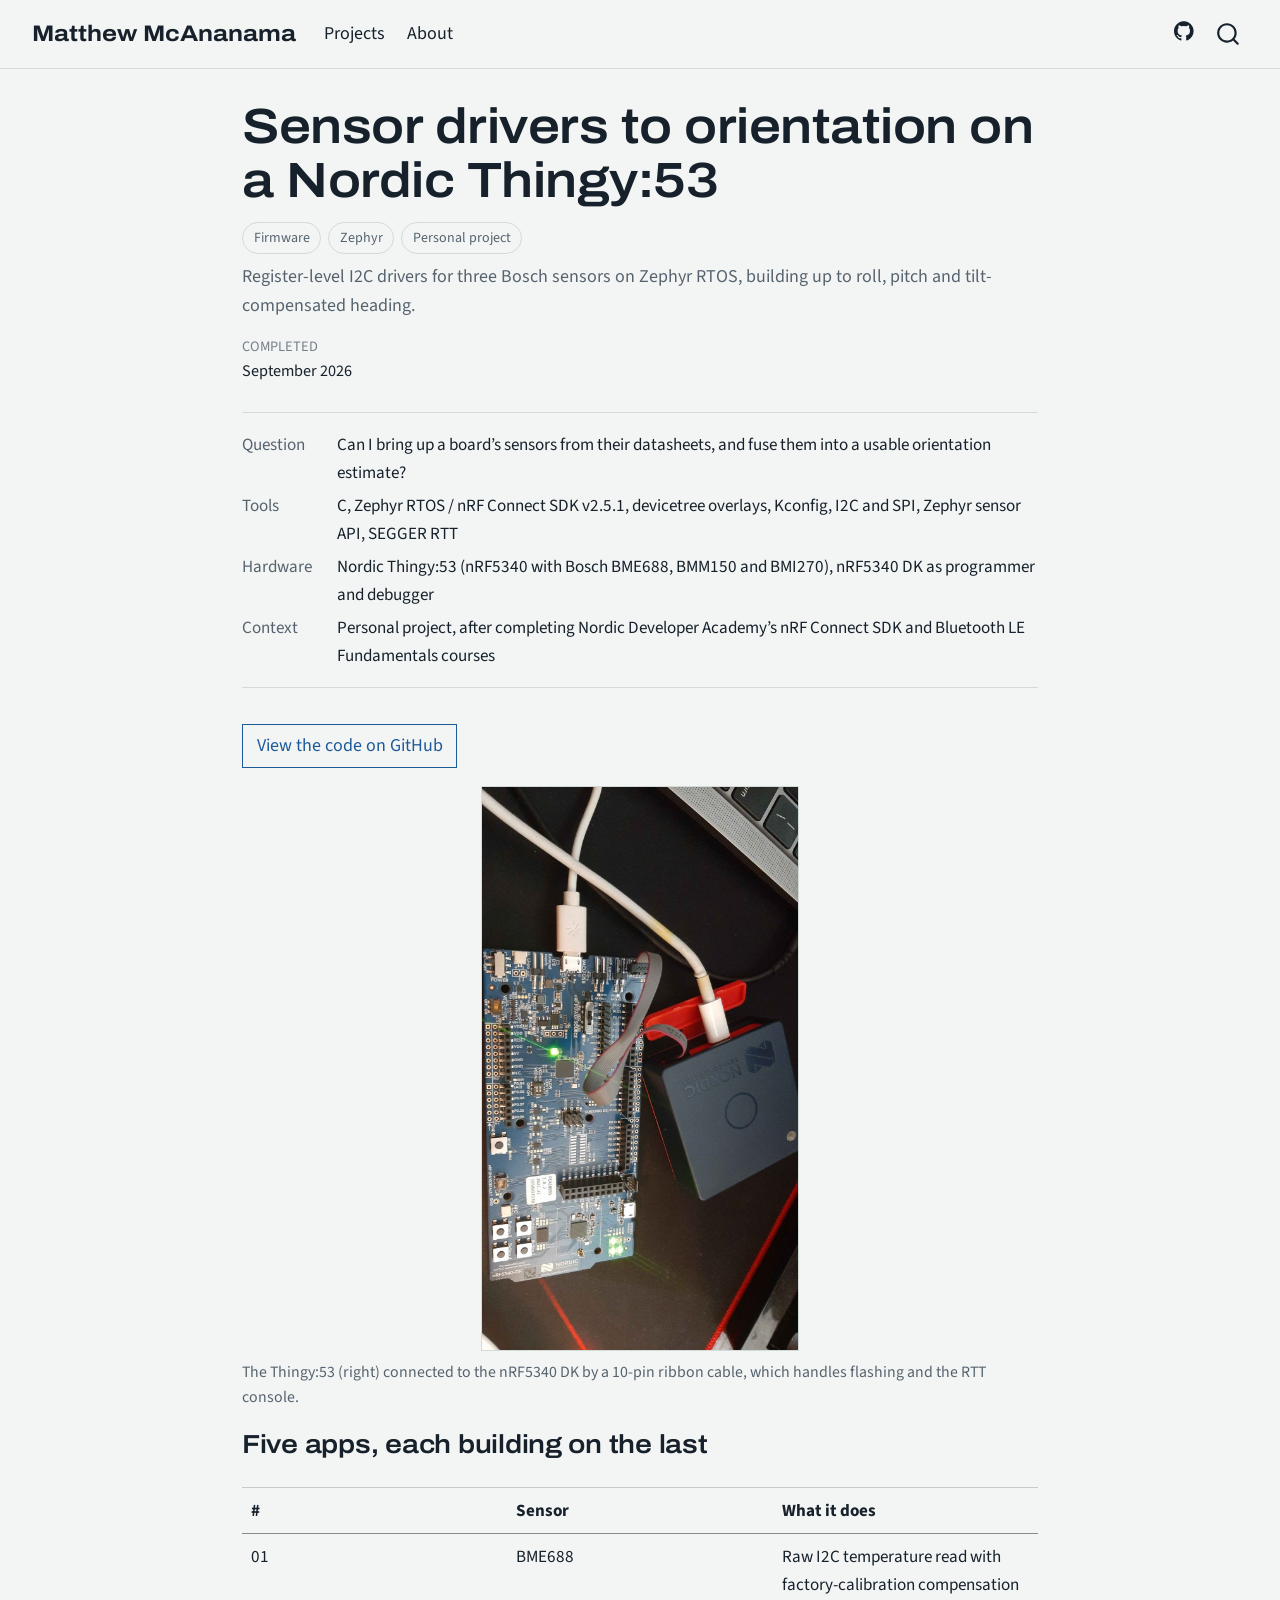
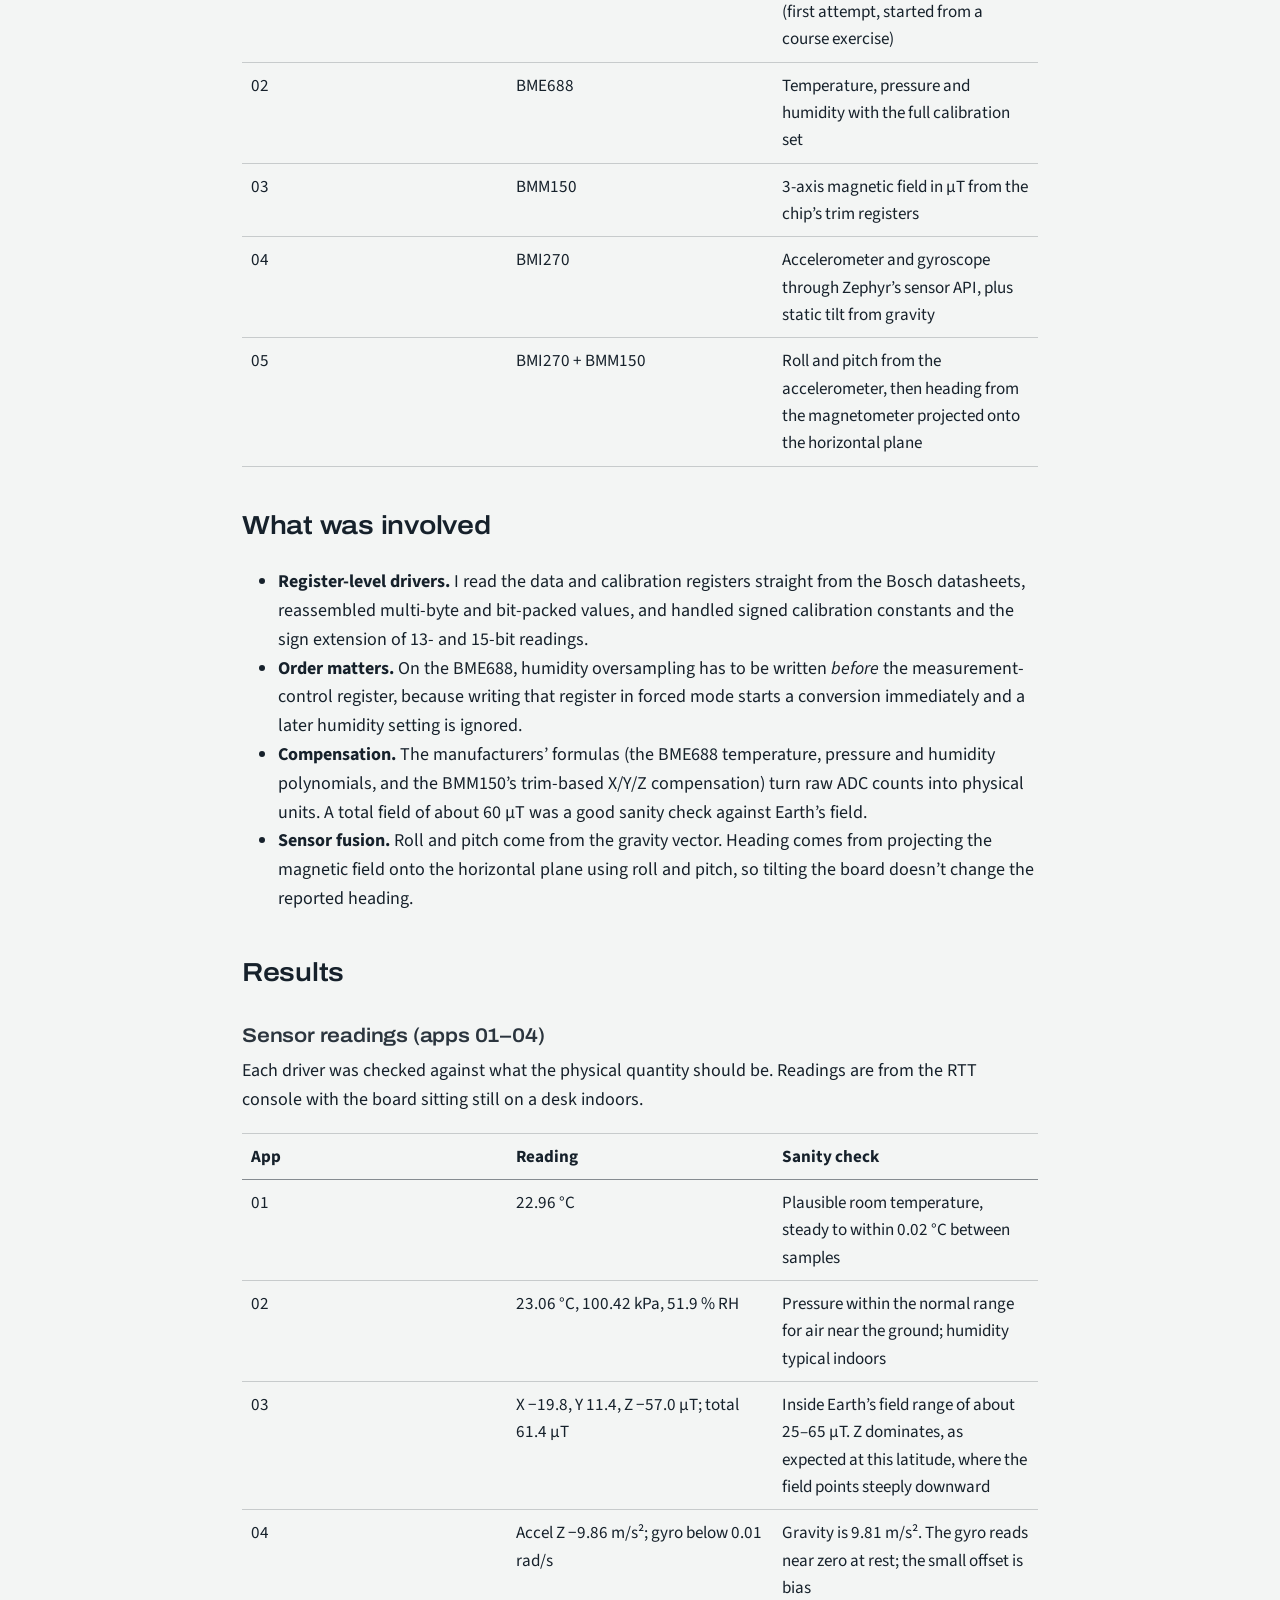
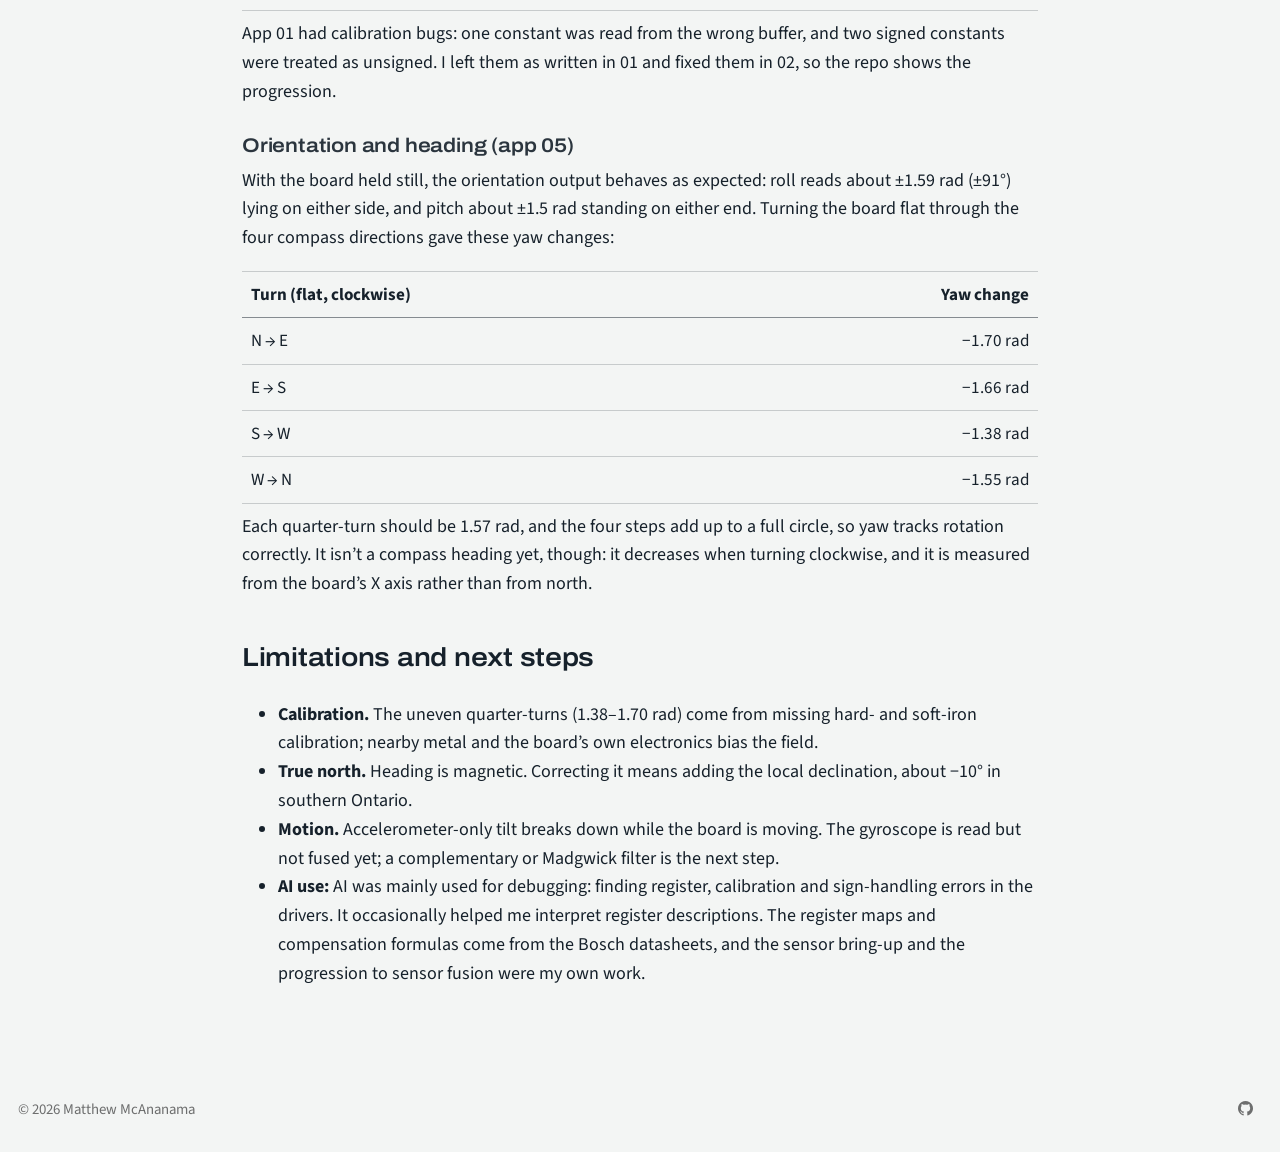
<file: docs/projects/thingy53-sensors/index.html>
<!DOCTYPE html>
<html xmlns="http://www.w3.org/1999/xhtml" lang="en" xml:lang="en"><head>

<meta charset="utf-8">
<meta name="generator" content="quarto-1.10.19">

<meta name="viewport" content="width=device-width, initial-scale=1.0, user-scalable=yes">

<meta name="description" content="Register-level I2C drivers for three Bosch sensors on Zephyr RTOS, building up to roll, pitch and tilt-compensated heading.">

<title>Sensor drivers to orientation on a Nordic Thingy:53 – Matthew McAnanama</title>
<style>
/* Default styles provided by pandoc.
** See https://pandoc.org/MANUAL.html#variables-for-html for config info.
*/
span.smallcaps{font-variant: small-caps;}
div.columns{display: flex; gap: 1.5em;}
div.column{flex: auto;}
@media screen {
div.columns{gap: min(4vw, 1.5em);}
div.column{overflow-x: auto;}
}
div.hanging-indent{margin-left: 1.5em; text-indent: -1.5em;}
ul.task-list{list-style: none;}
ul.task-list li input[type="checkbox"] {
  width: 0.8em;
  margin: 0 0.8em 0.2em -1em; /* quarto-specific, see https://github.com/quarto-dev/quarto-cli/issues/4556 */ 
  vertical-align: middle;
}
</style>


<script src="../../site_libs/quarto-nav/quarto-nav.js"></script>
<script src="../../site_libs/quarto-nav/headroom.min.js"></script>
<script src="../../site_libs/clipboard/clipboard.min.js"></script>
<script src="../../site_libs/quarto-search/autocomplete.umd.js"></script>
<script src="../../site_libs/quarto-search/fuse.min.js"></script>
<script src="../../site_libs/quarto-search/quarto-search.js"></script>
<meta name="quarto:offset" content="../../">
<link href="../../assets/favicon.svg" rel="icon" type="image/svg+xml">
<script src="../../site_libs/quarto-html/quarto.js" type="module"></script>
<script src="../../site_libs/quarto-html/tabsets/tabsets.js" type="module"></script>
<script src="../../site_libs/quarto-html/popper.min.js"></script>
<script src="../../site_libs/quarto-html/tippy.umd.min.js"></script>
<script src="../../site_libs/quarto-html/anchor.min.js"></script>
<link href="../../site_libs/quarto-html/tippy.css" rel="stylesheet">
<link href="../../site_libs/quarto-html/quarto-syntax-highlighting-bf27225e3a48a9273f3daa8f8e829971.css" rel="stylesheet" id="quarto-text-highlighting-styles">
<script src="../../site_libs/bootstrap/bootstrap.min.js"></script>
<link href="../../site_libs/bootstrap/bootstrap-icons.css" rel="stylesheet">
<link href="../../site_libs/bootstrap/bootstrap-263f5d6f20dabbeeda83591b141358c9.min.css" rel="stylesheet" append-hash="true" id="quarto-bootstrap" data-mode="light">
<script src="../../site_libs/quarto-contrib/glightbox/glightbox.min.js"></script>
<link href="../../site_libs/quarto-contrib/glightbox/glightbox.min.css" rel="stylesheet">
<link href="../../site_libs/quarto-contrib/glightbox/lightbox.css" rel="stylesheet">
<script id="quarto-search-options" type="application/json">{
  "location": "navbar",
  "copy-button": false,
  "collapse-after": 3,
  "panel-placement": "end",
  "type": "overlay",
  "limit": 50,
  "keyboard-shortcut": [
    "f",
    "/",
    "s"
  ],
  "show-item-context": false,
  "language": {
    "search-no-results-text": "No results",
    "search-matching-documents-text": "matching documents",
    "search-copy-link-title": "Copy link to search",
    "search-hide-matches-text": "Hide additional matches",
    "search-more-match-text": "more match in this document",
    "search-more-matches-text": "more matches in this document",
    "search-clear-button-title": "Clear",
    "search-text-placeholder": "",
    "search-detached-cancel-button-title": "Cancel",
    "search-submit-button-title": "Submit",
    "search-label": "Search"
  }
}</script>
<style>html{ scroll-behavior: smooth; }</style>


</head>

<body class="nav-fixed fullcontent quarto-light">

<div id="quarto-search-results"></div>
  <header id="quarto-header" class="headroom fixed-top">
    <nav class="navbar navbar-expand-lg " data-bs-theme="dark">
      <div class="navbar-container container-fluid">
      <div class="navbar-brand-container mx-auto">
    <a class="navbar-brand" href="../../index.html">
    <span class="navbar-title">Matthew McAnanama</span>
    </a>
  </div>
            <div id="quarto-search" class="" title="Search"></div>
          <button class="navbar-toggler" type="button" data-bs-toggle="collapse" data-bs-target="#navbarCollapse" aria-controls="navbarCollapse" role="menu" aria-expanded="false" aria-label="Toggle navigation" onclick="if (window.quartoToggleHeadroom) { window.quartoToggleHeadroom(); }">
  <span class="navbar-toggler-icon"></span>
</button>
          <div class="collapse navbar-collapse" id="navbarCollapse">
            <ul class="navbar-nav navbar-nav-scroll me-auto">
  <li class="nav-item">
    <a class="nav-link" href="../../projects/index.html"> 
<span class="menu-text">Projects</span></a>
  </li>  
  <li class="nav-item">
    <a class="nav-link" href="../../about.html"> 
<span class="menu-text">About</span></a>
  </li>  
</ul>
            <ul class="navbar-nav navbar-nav-scroll ms-auto">
  <li class="nav-item compact">
    <a class="nav-link" href="https://github.com/sheetmars"> <i class="bi bi-github" role="img" aria-label="GitHub profile">
</i> 
<span class="menu-text"></span></a>
  </li>  
</ul>
          </div> <!-- /navcollapse -->
            <div class="quarto-navbar-tools">
</div>
      </div> <!-- /container-fluid -->
    </nav>
</header>
<!-- content -->
<div id="quarto-content" class="quarto-container page-columns page-rows-contents page-layout-article page-navbar">
<!-- sidebar -->
<!-- margin-sidebar -->
    
<!-- main -->
<main class="content" id="quarto-document-content">

<header id="title-block-header" class="quarto-title-block default">
<div class="quarto-title">
<h1 class="title">Sensor drivers to orientation on a Nordic Thingy:53</h1>
  <div class="quarto-categories">
    <div class="quarto-category">Firmware</div>
    <div class="quarto-category">Zephyr</div>
    <div class="quarto-category">Personal project</div>
  </div>
  </div>

<div>
  <div class="description">
    Register-level I2C drivers for three Bosch sensors on Zephyr RTOS, building up to roll, pitch and tilt-compensated heading.
  </div>
</div>


<div class="quarto-title-meta">

    
    <div>
    <div class="quarto-title-meta-heading">Completed</div>
    <div class="quarto-title-meta-contents">
      <p class="date">September 2026</p>
    </div>
  </div>
  
    
  </div>
  


</header>


<dl class="facts">
<dt>
Question
</dt>
<dd>
Can I bring up a board’s sensors from their datasheets, and fuse them into a usable orientation estimate?
</dd>
<dt>
Tools
</dt>
<dd>
C, Zephyr RTOS / nRF Connect SDK v2.5.1, devicetree overlays, Kconfig, I2C and SPI, Zephyr sensor API, SEGGER RTT
</dd>
<dt>
Hardware
</dt>
<dd>
Nordic Thingy:53 (nRF5340 with Bosch BME688, BMM150 and BMI270), nRF5340 DK as programmer and debugger
</dd>
<dt>
Context
</dt>
<dd>
Personal project, after completing Nordic Developer Academy’s nRF Connect SDK and Bluetooth LE Fundamentals courses
</dd>
</dl>
<p><a href="https://github.com/sheetmars/thingy53-sensors" class="btn btn-outline-primary">View the code on GitHub</a></p>
<div class="quarto-figure quarto-figure-center">
<figure class="figure">
<p><a href="thingy53.jpg" class="lightbox" data-gallery="quarto-lightbox-gallery-1" title="The Thingy:53 (right) connected to the nRF5340 DK by a 10-pin ribbon cable, which handles flashing and the RTT console."><img src="thingy53.jpg" class="img-fluid figure-img" style="width:40.0%" alt="The Thingy:53 (right) connected to the nRF5340 DK by a 10-pin ribbon cable, which handles flashing and the RTT console."></a></p>
<figcaption>The Thingy:53 (right) connected to the nRF5340 DK by a 10-pin ribbon cable, which handles flashing and the RTT console.</figcaption>
</figure>
</div>
<section id="five-apps-each-building-on-the-last" class="level2">
<h2 class="anchored" data-anchor-id="five-apps-each-building-on-the-last">Five apps, each building on the last</h2>
<table class="caption-top table">
<colgroup>
<col style="width: 33%">
<col style="width: 33%">
<col style="width: 33%">
</colgroup>
<thead>
<tr class="header">
<th>#</th>
<th>Sensor</th>
<th>What it does</th>
</tr>
</thead>
<tbody>
<tr class="odd">
<td>01</td>
<td>BME688</td>
<td>Raw I2C temperature read with factory-calibration compensation (first attempt, started from a course exercise)</td>
</tr>
<tr class="even">
<td>02</td>
<td>BME688</td>
<td>Temperature, pressure and humidity with the full calibration set</td>
</tr>
<tr class="odd">
<td>03</td>
<td>BMM150</td>
<td>3-axis magnetic field in µT from the chip’s trim registers</td>
</tr>
<tr class="even">
<td>04</td>
<td>BMI270</td>
<td>Accelerometer and gyroscope through Zephyr’s sensor API, plus static tilt from gravity</td>
</tr>
<tr class="odd">
<td>05</td>
<td>BMI270 + BMM150</td>
<td>Roll and pitch from the accelerometer, then heading from the magnetometer projected onto the horizontal plane</td>
</tr>
</tbody>
</table>
</section>
<section id="what-was-involved" class="level2">
<h2 class="anchored" data-anchor-id="what-was-involved">What was involved</h2>
<ul>
<li><strong>Register-level drivers.</strong> I read the data and calibration registers straight from the Bosch datasheets, reassembled multi-byte and bit-packed values, and handled signed calibration constants and the sign extension of 13- and 15-bit readings.</li>
<li><strong>Order matters.</strong> On the BME688, humidity oversampling has to be written <em>before</em> the measurement-control register, because writing that register in forced mode starts a conversion immediately and a later humidity setting is ignored.</li>
<li><strong>Compensation.</strong> The manufacturers’ formulas (the BME688 temperature, pressure and humidity polynomials, and the BMM150’s trim-based X/Y/Z compensation) turn raw ADC counts into physical units. A total field of about 60 µT was a good sanity check against Earth’s field.</li>
<li><strong>Sensor fusion.</strong> Roll and pitch come from the gravity vector. Heading comes from projecting the magnetic field onto the horizontal plane using roll and pitch, so tilting the board doesn’t change the reported heading.</li>
</ul>
</section>
<section id="results" class="level2">
<h2 class="anchored" data-anchor-id="results">Results</h2>
<section id="sensor-readings-apps-0104" class="level3">
<h3 class="anchored" data-anchor-id="sensor-readings-apps-0104">Sensor readings (apps 01–04)</h3>
<p>Each driver was checked against what the physical quantity should be. Readings are from the RTT console with the board sitting still on a desk indoors.</p>
<table class="caption-top table">
<colgroup>
<col style="width: 33%">
<col style="width: 33%">
<col style="width: 33%">
</colgroup>
<thead>
<tr class="header">
<th>App</th>
<th>Reading</th>
<th>Sanity check</th>
</tr>
</thead>
<tbody>
<tr class="odd">
<td>01</td>
<td>22.96 °C</td>
<td>Plausible room temperature, steady to within 0.02 °C between samples</td>
</tr>
<tr class="even">
<td>02</td>
<td>23.06 °C, 100.42 kPa, 51.9 % RH</td>
<td>Pressure within the normal range for air near the ground; humidity typical indoors</td>
</tr>
<tr class="odd">
<td>03</td>
<td>X −19.8, Y 11.4, Z −57.0 µT; total 61.4 µT</td>
<td>Inside Earth’s field range of about 25–65 µT. Z dominates, as expected at this latitude, where the field points steeply downward</td>
</tr>
<tr class="even">
<td>04</td>
<td>Accel Z −9.86 m/s²; gyro below 0.01 rad/s</td>
<td>Gravity is 9.81 m/s². The gyro reads near zero at rest; the small offset is bias</td>
</tr>
</tbody>
</table>
<p>App 01 had calibration bugs: one constant was read from the wrong buffer, and two signed constants were treated as unsigned. I left them as written in 01 and fixed them in 02, so the repo shows the progression.</p>
</section>
<section id="orientation-and-heading-app-05" class="level3">
<h3 class="anchored" data-anchor-id="orientation-and-heading-app-05">Orientation and heading (app 05)</h3>
<p>With the board held still, the orientation output behaves as expected: roll reads about ±1.59 rad (±91°) lying on either side, and pitch about ±1.5 rad standing on either end. Turning the board flat through the four compass directions gave these yaw changes:</p>
<table class="result-table caption-top table">
<thead>
<tr class="header">
<th>Turn (flat, clockwise)</th>
<th style="text-align: right;">Yaw change</th>
</tr>
</thead>
<tbody>
<tr class="odd">
<td>N → E</td>
<td style="text-align: right;">−1.70 rad</td>
</tr>
<tr class="even">
<td>E → S</td>
<td style="text-align: right;">−1.66 rad</td>
</tr>
<tr class="odd">
<td>S → W</td>
<td style="text-align: right;">−1.38 rad</td>
</tr>
<tr class="even">
<td>W → N</td>
<td style="text-align: right;">−1.55 rad</td>
</tr>
</tbody>
</table>
<p>Each quarter-turn should be 1.57 rad, and the four steps add up to a full circle, so yaw tracks rotation correctly. It isn’t a compass heading yet, though: it decreases when turning clockwise, and it is measured from the board’s X axis rather than from north.</p>
</section>
</section>
<section id="limitations-and-next-steps" class="level2">
<h2 class="anchored" data-anchor-id="limitations-and-next-steps">Limitations and next steps</h2>
<ul>
<li><strong>Calibration.</strong> The uneven quarter-turns (1.38–1.70 rad) come from missing hard- and soft-iron calibration; nearby metal and the board’s own electronics bias the field.</li>
<li><strong>True north.</strong> Heading is magnetic. Correcting it means adding the local declination, about −10° in southern Ontario.</li>
<li><strong>Motion.</strong> Accelerometer-only tilt breaks down while the board is moving. The gyroscope is read but not fused yet; a complementary or Madgwick filter is the next step.</li>
<li><strong>AI use:</strong> AI was mainly used for debugging: finding register, calibration and sign-handling errors in the drivers. It occasionally helped me interpret register descriptions. The register maps and compensation formulas come from the Bosch datasheets, and the sensor bring-up and the progression to sensor fusion were my own work.</li>
</ul>


</section>

</main> <!-- /main -->
<script id="quarto-html-after-body" type="application/javascript">
  window.document.addEventListener("DOMContentLoaded", function (event) {
    const icon = "";
    const anchorJS = new window.AnchorJS();
    anchorJS.options = {
      placement: 'right',
      icon: icon
    };
    anchorJS.add('.anchored');
    const isCodeAnnotation = (el) => {
      for (const clz of el.classList) {
        if (clz.startsWith('code-annotation-')) {                     
          return true;
        }
      }
      return false;
    }
    const onCopySuccess = function(e) {
      // button target
      const button = e.trigger;
      // don't keep focus
      button.blur();
      // flash "checked"
      button.classList.add('code-copy-button-checked');
      var currentTitle = button.getAttribute("title");
      button.setAttribute("title", "Copied!");
      let tooltip;
      if (window.bootstrap) {
        button.setAttribute("data-bs-toggle", "tooltip");
        button.setAttribute("data-bs-placement", "left");
        button.setAttribute("data-bs-title", "Copied!");
        tooltip = new bootstrap.Tooltip(button, 
          { trigger: "manual", 
            customClass: "code-copy-button-tooltip",
            offset: [0, -8]});
        tooltip.show();    
      }
      setTimeout(function() {
        if (tooltip) {
          tooltip.hide();
          button.removeAttribute("data-bs-title");
          button.removeAttribute("data-bs-toggle");
          button.removeAttribute("data-bs-placement");
        }
        button.setAttribute("title", currentTitle);
        button.classList.remove('code-copy-button-checked');
      }, 1000);
      // clear code selection
      e.clearSelection();
    }
    const getTextToCopy = function(trigger) {
      const outerScaffold = trigger.parentElement.cloneNode(true);
      const codeEl = outerScaffold.querySelector('code');
      for (const childEl of codeEl.children) {
        if (isCodeAnnotation(childEl)) {
          childEl.remove();
        }
      }
      return codeEl.innerText;
    }
    const clipboard = new window.ClipboardJS('.code-copy-button:not([data-in-quarto-modal])', {
      text: getTextToCopy
    });
    clipboard.on('success', onCopySuccess);
    if (window.document.getElementById('quarto-embedded-source-code-modal')) {
      const clipboardModal = new window.ClipboardJS('.code-copy-button[data-in-quarto-modal]', {
        text: getTextToCopy,
        container: window.document.getElementById('quarto-embedded-source-code-modal')
      });
      clipboardModal.on('success', onCopySuccess);
    }
      var localhostRegex = new RegExp(/^(?:http|https):\/\/localhost\:?[0-9]*\//);
      var mailtoRegex = new RegExp(/^mailto:/);
        var filterRegex = new RegExp("https:\/\/sheetmars\.github\.io");
      var isInternal = (href) => {
          return filterRegex.test(href) || localhostRegex.test(href) || mailtoRegex.test(href);
      }
      // Inspect non-navigation links and adorn them if external
     var links = window.document.querySelectorAll('a[href]:not(.nav-link):not(.navbar-brand):not(.toc-action):not(.sidebar-link):not(.sidebar-item-toggle):not(.pagination-link):not(.no-external):not([aria-hidden]):not(.dropdown-item):not(.quarto-navigation-tool):not(.about-link)');
      for (var i=0; i<links.length; i++) {
        const link = links[i];
        if (!isInternal(link.href)) {
          // undo the damage that might have been done by quarto-nav.js in the case of
          // links that we want to consider external
          if (link.dataset.originalHref !== undefined) {
            link.href = link.dataset.originalHref;
          }
            // target, if specified
            link.setAttribute("target", "_blank");
            if (link.getAttribute("rel") === null) {
              link.setAttribute("rel", "noopener");
            }
        }
      }
    function tippyHover(el, contentFn, onTriggerFn, onUntriggerFn) {
      const config = {
        allowHTML: true,
        maxWidth: 500,
        delay: 100,
        arrow: false,
        appendTo: function(el) {
            return el.parentElement;
        },
        interactive: true,
        interactiveBorder: 10,
        theme: 'quarto',
        placement: 'bottom-start',
      };
      if (contentFn) {
        config.content = contentFn;
      }
      if (onTriggerFn) {
        config.onTrigger = onTriggerFn;
      }
      if (onUntriggerFn) {
        config.onUntrigger = onUntriggerFn;
      }
      window.tippy(el, config); 
    }
    const noterefs = window.document.querySelectorAll('a[role="doc-noteref"]');
    for (var i=0; i<noterefs.length; i++) {
      const ref = noterefs[i];
      tippyHover(ref, function() {
        // use id or data attribute instead here
        let href = ref.getAttribute('data-footnote-href') || ref.getAttribute('href');
        try { href = new URL(href).hash; } catch {}
        const id = href.replace(/^#\/?/, "");
        const note = window.document.getElementById(id);
        if (note) {
          return note.innerHTML;
        } else {
          return "";
        }
      });
    }
    const xrefs = window.document.querySelectorAll('a.quarto-xref');
    const processXRef = (id, note) => {
      // Strip column container classes
      const stripColumnClz = (el) => {
        el.classList.remove("page-full", "page-columns");
        if (el.children) {
          for (const child of el.children) {
            stripColumnClz(child);
          }
        }
      }
      stripColumnClz(note)
      if (id === null || id.startsWith('sec-')) {
        // Special case sections, only their first couple elements
        const container = document.createElement("div");
        if (note.children && note.children.length > 2) {
          container.appendChild(note.children[0].cloneNode(true));
          for (let i = 1; i < note.children.length; i++) {
            const child = note.children[i];
            if (child.tagName === "P" && child.innerText === "") {
              continue;
            } else {
              container.appendChild(child.cloneNode(true));
              break;
            }
          }
          if (window.Quarto?.typesetMath) {
            window.Quarto.typesetMath(container);
          }
          return container.innerHTML
        } else {
          if (window.Quarto?.typesetMath) {
            window.Quarto.typesetMath(note);
          }
          return note.innerHTML;
        }
      } else {
        // Remove any anchor links if they are present
        const anchorLink = note.querySelector('a.anchorjs-link');
        if (anchorLink) {
          anchorLink.remove();
        }
        if (window.Quarto?.typesetMath) {
          window.Quarto.typesetMath(note);
        }
        if (note.classList.contains("callout")) {
          return note.outerHTML;
        } else {
          return note.innerHTML;
        }
      }
    }
    for (var i=0; i<xrefs.length; i++) {
      const xref = xrefs[i];
      tippyHover(xref, undefined, function(instance) {
        instance.disable();
        let url = xref.getAttribute('href');
        let hash = undefined; 
        if (url.startsWith('#')) {
          hash = url;
        } else {
          try { hash = new URL(url).hash; } catch {}
        }
        if (hash) {
          const id = hash.replace(/^#\/?/, "");
          const note = window.document.getElementById(id);
          if (note !== null) {
            try {
              const html = processXRef(id, note.cloneNode(true));
              instance.setContent(html);
            } finally {
              instance.enable();
              instance.show();
            }
          } else {
            // See if we can fetch this
            fetch(url.split('#')[0])
            .then(res => res.text())
            .then(html => {
              const parser = new DOMParser();
              const htmlDoc = parser.parseFromString(html, "text/html");
              const note = htmlDoc.getElementById(id);
              if (note !== null) {
                const html = processXRef(id, note);
                instance.setContent(html);
              } 
            }).finally(() => {
              instance.enable();
              instance.show();
            });
          }
        } else {
          // See if we can fetch a full url (with no hash to target)
          // This is a special case and we should probably do some content thinning / targeting
          fetch(url)
          .then(res => res.text())
          .then(html => {
            const parser = new DOMParser();
            const htmlDoc = parser.parseFromString(html, "text/html");
            const note = htmlDoc.querySelector('main.content');
            if (note !== null) {
              // This should only happen for chapter cross references
              // (since there is no id in the URL)
              // remove the first header
              if (note.children.length > 0 && note.children[0].tagName === "HEADER") {
                note.children[0].remove();
              }
              const html = processXRef(null, note);
              instance.setContent(html);
            } 
          }).finally(() => {
            instance.enable();
            instance.show();
          });
        }
      }, function(instance) {
      });
    }
        let selectedAnnoteEl;
        const selectorForAnnotation = ( cell, annotation) => {
          let cellAttr = 'data-code-cell="' + cell + '"';
          let lineAttr = 'data-code-annotation="' +  annotation + '"';
          const selector = 'span[' + cellAttr + '][' + lineAttr + ']';
          return selector;
        }
        const selectCodeLines = (annoteEl) => {
          const doc = window.document;
          const targetCell = annoteEl.getAttribute("data-target-cell");
          const targetAnnotation = annoteEl.getAttribute("data-target-annotation");
          const annoteSpan = window.document.querySelector(selectorForAnnotation(targetCell, targetAnnotation));
          const lines = annoteSpan.getAttribute("data-code-lines").split(",");
          const lineIds = lines.map((line) => {
            return targetCell + "-" + line;
          })
          let top = null;
          let height = null;
          let parent = null;
          if (lineIds.length > 0) {
              //compute the position of the single el (top and bottom and make a div)
              const el = window.document.getElementById(lineIds[0]);
              top = el.offsetTop;
              height = el.offsetHeight;
              parent = el.parentElement.parentElement;
            if (lineIds.length > 1) {
              const lastEl = window.document.getElementById(lineIds[lineIds.length - 1]);
              const bottom = lastEl.offsetTop + lastEl.offsetHeight;
              height = bottom - top;
            }
            if (top !== null && height !== null && parent !== null) {
              // cook up a div (if necessary) and position it 
              let div = window.document.getElementById("code-annotation-line-highlight");
              if (div === null) {
                div = window.document.createElement("div");
                div.setAttribute("id", "code-annotation-line-highlight");
                div.style.position = 'absolute';
                parent.appendChild(div);
              }
              div.style.top = top - 2 + "px";
              div.style.height = height + 4 + "px";
              div.style.left = 0;
              let gutterDiv = window.document.getElementById("code-annotation-line-highlight-gutter");
              if (gutterDiv === null) {
                gutterDiv = window.document.createElement("div");
                gutterDiv.setAttribute("id", "code-annotation-line-highlight-gutter");
                gutterDiv.style.position = 'absolute';
                const codeCell = window.document.getElementById(targetCell);
                const gutter = codeCell.querySelector('.code-annotation-gutter');
                gutter.appendChild(gutterDiv);
              }
              gutterDiv.style.top = top - 2 + "px";
              gutterDiv.style.height = height + 4 + "px";
            }
            selectedAnnoteEl = annoteEl;
          }
        };
        const unselectCodeLines = () => {
          const elementsIds = ["code-annotation-line-highlight", "code-annotation-line-highlight-gutter"];
          elementsIds.forEach((elId) => {
            const div = window.document.getElementById(elId);
            if (div) {
              div.remove();
            }
          });
          selectedAnnoteEl = undefined;
        };
          // Handle positioning of the toggle
      window.addEventListener(
        "resize",
        throttle(() => {
          elRect = undefined;
          if (selectedAnnoteEl) {
            selectCodeLines(selectedAnnoteEl);
          }
        }, 10)
      );
      function throttle(fn, ms) {
      let throttle = false;
      let timer;
        return (...args) => {
          if(!throttle) { // first call gets through
              fn.apply(this, args);
              throttle = true;
          } else { // all the others get throttled
              if(timer) clearTimeout(timer); // cancel #2
              timer = setTimeout(() => {
                fn.apply(this, args);
                timer = throttle = false;
              }, ms);
          }
        };
      }
        // Attach click handler to the DT
        const annoteDls = window.document.querySelectorAll('dt[data-target-cell]');
        for (const annoteDlNode of annoteDls) {
          annoteDlNode.addEventListener('click', (event) => {
            const clickedEl = event.target;
            if (clickedEl !== selectedAnnoteEl) {
              unselectCodeLines();
              const activeEl = window.document.querySelector('dt[data-target-cell].code-annotation-active');
              if (activeEl) {
                activeEl.classList.remove('code-annotation-active');
              }
              selectCodeLines(clickedEl);
              clickedEl.classList.add('code-annotation-active');
            } else {
              // Unselect the line
              unselectCodeLines();
              clickedEl.classList.remove('code-annotation-active');
            }
          });
        }
    const findCites = (el) => {
      const parentEl = el.parentElement;
      if (parentEl) {
        const cites = parentEl.dataset.cites;
        if (cites) {
          return {
            el,
            cites: cites.split(' ')
          };
        } else {
          return findCites(el.parentElement)
        }
      } else {
        return undefined;
      }
    };
    var bibliorefs = window.document.querySelectorAll('a[role="doc-biblioref"]');
    for (var i=0; i<bibliorefs.length; i++) {
      const ref = bibliorefs[i];
      const citeInfo = findCites(ref);
      if (citeInfo) {
        tippyHover(citeInfo.el, function() {
          var popup = window.document.createElement('div');
          citeInfo.cites.forEach(function(cite) {
            var citeDiv = window.document.createElement('div');
            citeDiv.classList.add('hanging-indent');
            citeDiv.classList.add('csl-entry');
            var biblioDiv = window.document.getElementById('ref-' + cite);
            if (biblioDiv) {
              citeDiv.innerHTML = biblioDiv.innerHTML;
            }
            popup.appendChild(citeDiv);
          });
          return popup.innerHTML;
        });
      }
    }
  });
  </script>
</div> <!-- /content -->
<footer class="footer">
  <div class="nav-footer">
    <div class="nav-footer-left">
<p>© 2026 Matthew McAnanama</p>
</div>   
    <div class="nav-footer-center">
      &nbsp;
    </div>
    <div class="nav-footer-right">
      <ul class="footer-items list-unstyled">
    <li class="nav-item compact">
    <a class="nav-link" href="https://github.com/sheetmars">
      <i class="bi bi-github" role="img" aria-label="GitHub profile">
</i> 
    </a>
  </li>  
</ul>
    </div>
  </div>
</footer>
<script>var lightboxQuarto = GLightbox({"closeEffect":"zoom","descPosition":"bottom","loop":false,"openEffect":"zoom","selector":".lightbox"});
(function() {
  let previousOnload = window.onload;
  window.onload = () => {
    if (previousOnload) {
      previousOnload();
    }
    lightboxQuarto.on('slide_before_load', (data) => {
      const { slideIndex, slideNode, slideConfig, player, trigger } = data;
      const href = trigger.getAttribute('href');
      if (href !== null) {
        const imgEl = window.document.querySelector(`a[href="${href}"] img`);
        if (imgEl !== null) {
          const srcAttr = imgEl.getAttribute("src");
          if (srcAttr && srcAttr.startsWith("data:")) {
            slideConfig.href = srcAttr;
          }
        }
      } 
    });
  
    lightboxQuarto.on('slide_after_load', (data) => {
      const { slideIndex, slideNode, slideConfig, player, trigger } = data;
      if (window.Quarto?.typesetMath) {
        window.Quarto.typesetMath(slideNode);
      }
    });
  
  };
  
})();
          </script>




<script src="../../site_libs/quarto-html/zenscroll-min.js"></script>
</body></html>
</file>
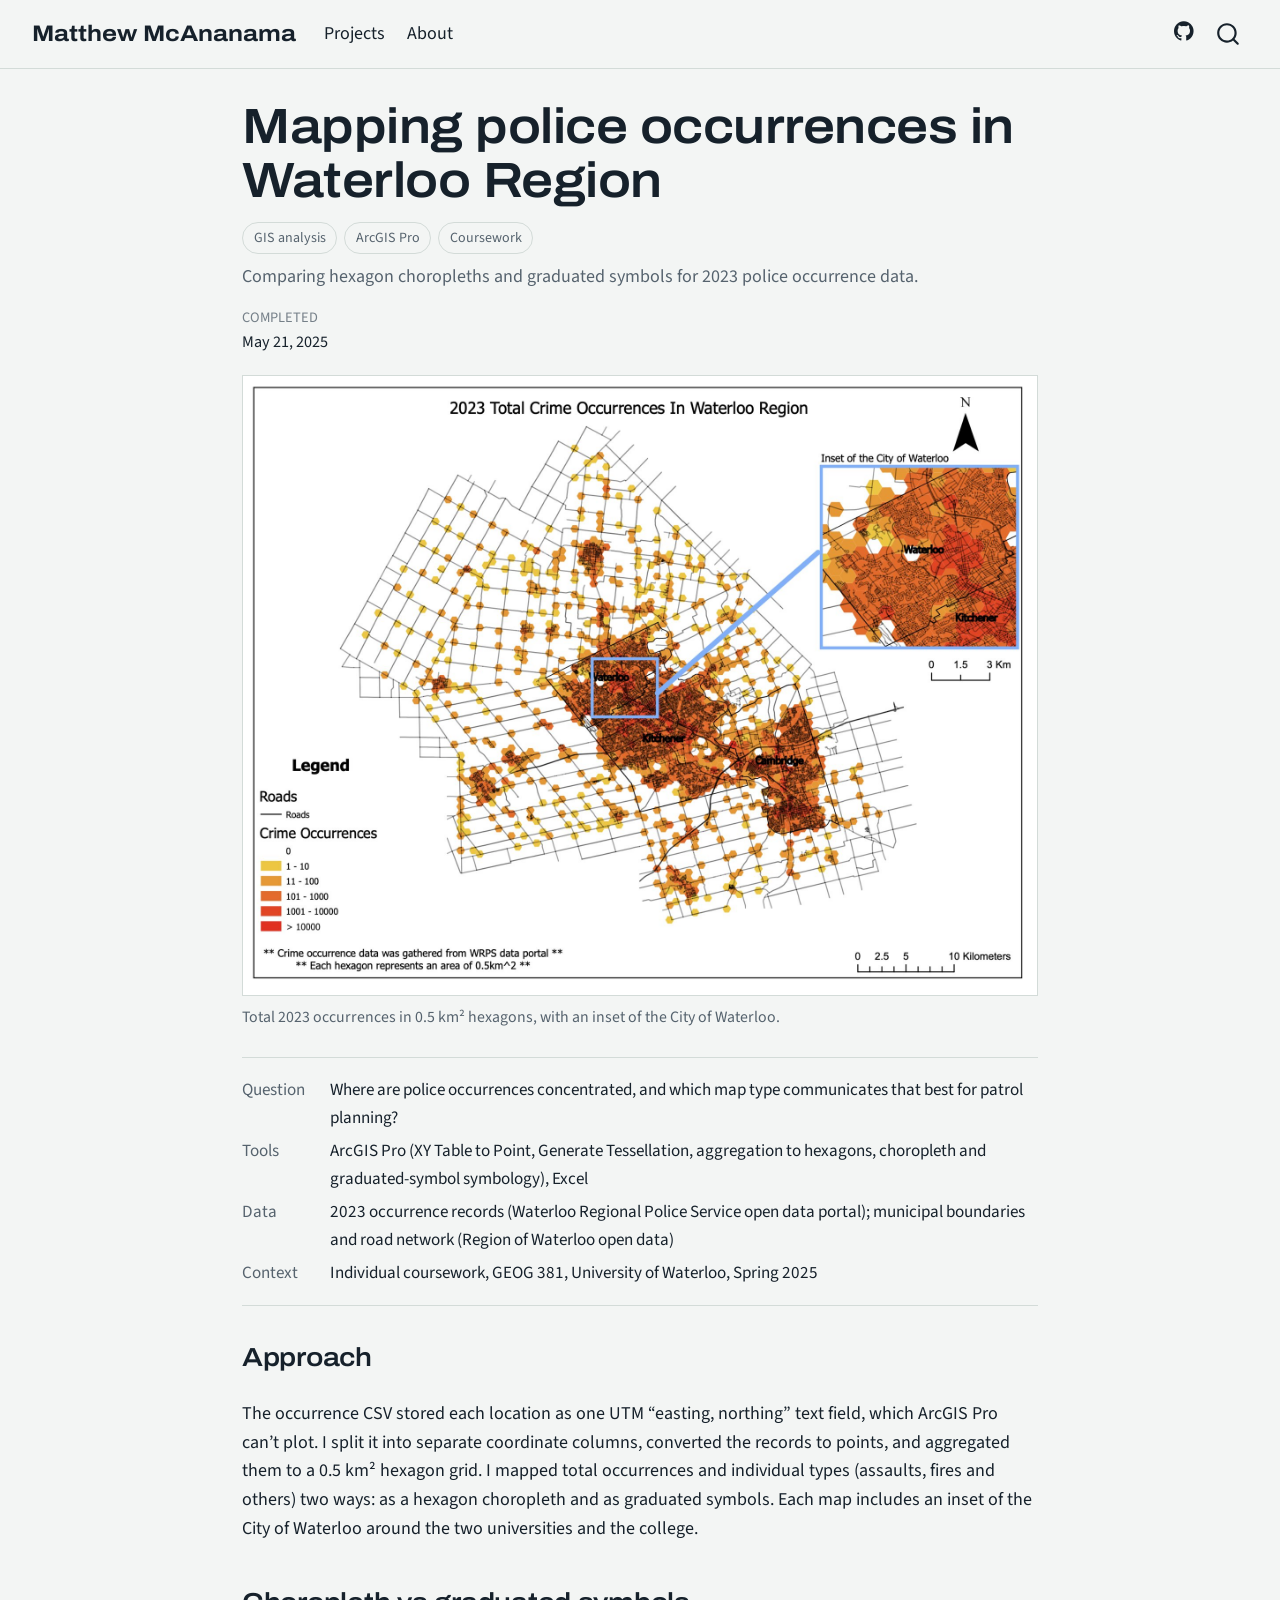
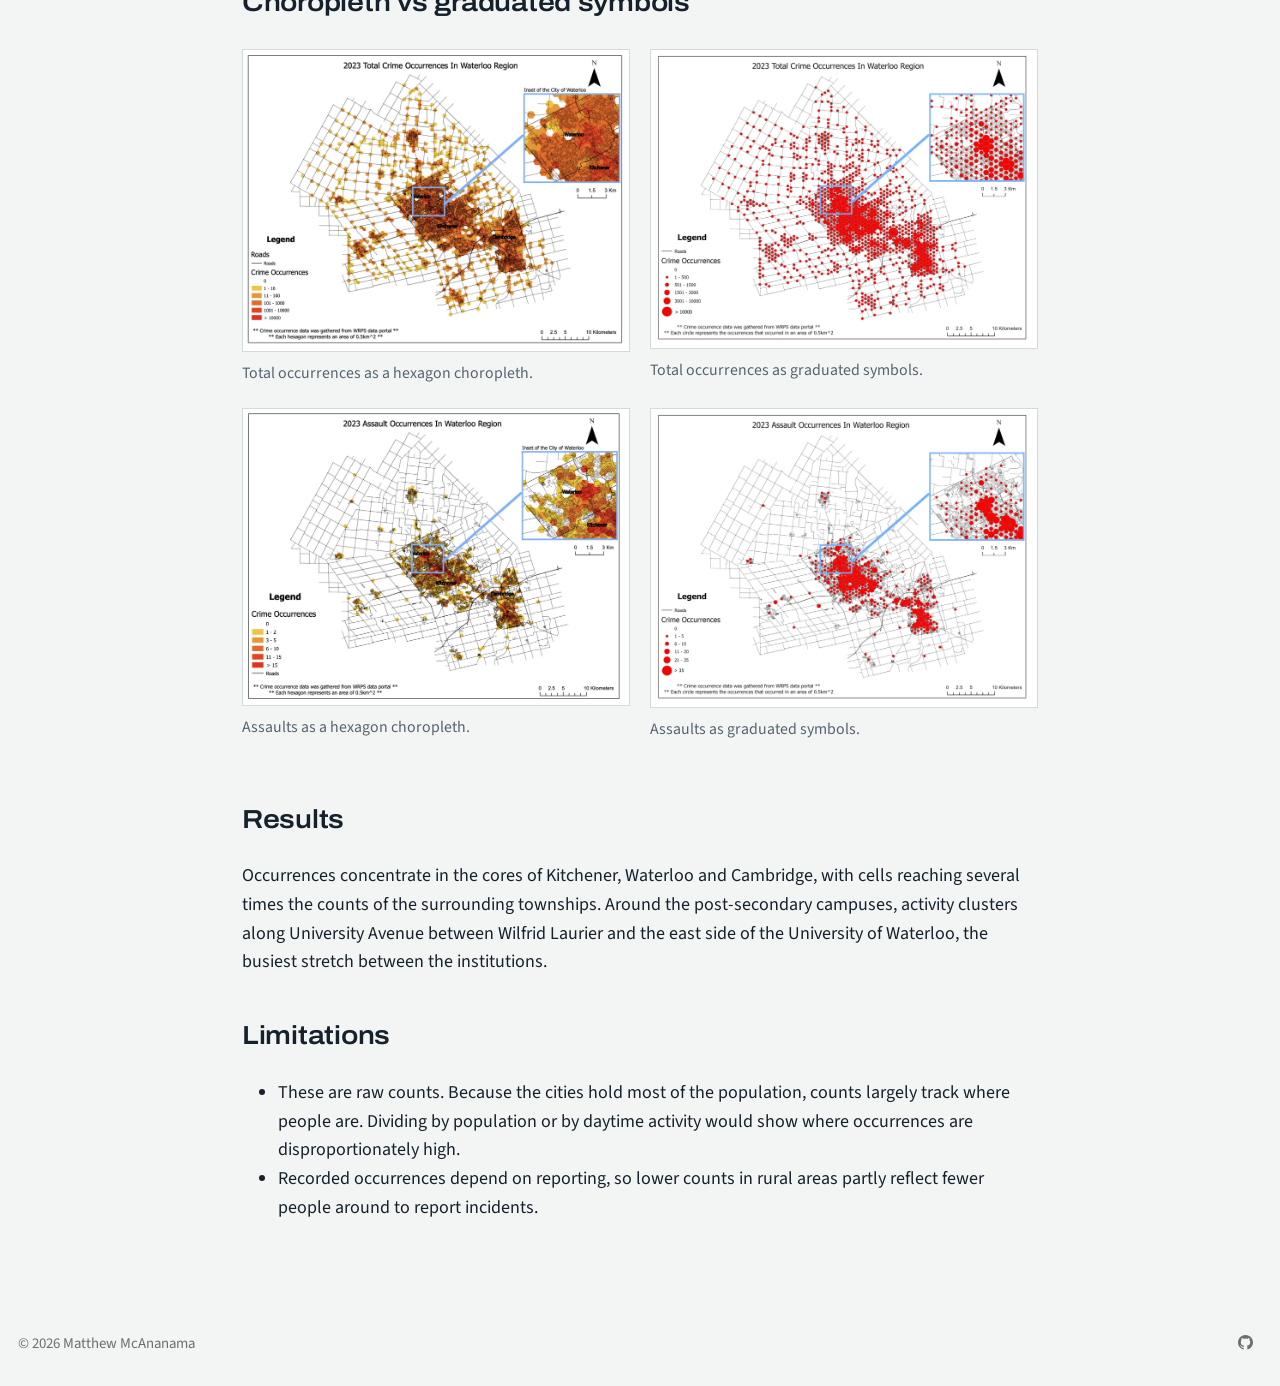
<file: docs/projects/waterloo-occurrences/index.html>
<!DOCTYPE html>
<html xmlns="http://www.w3.org/1999/xhtml" lang="en" xml:lang="en"><head>

<meta charset="utf-8">
<meta name="generator" content="quarto-1.10.19">

<meta name="viewport" content="width=device-width, initial-scale=1.0, user-scalable=yes">

<meta name="dcterms.date" content="2025-05-21">
<meta name="description" content="Comparing hexagon choropleths and graduated symbols for 2023 police occurrence data.">

<title>Mapping police occurrences in Waterloo Region – Matthew McAnanama</title>
<style>
/* Default styles provided by pandoc.
** See https://pandoc.org/MANUAL.html#variables-for-html for config info.
*/
span.smallcaps{font-variant: small-caps;}
div.columns{display: flex; gap: 1.5em;}
div.column{flex: auto;}
@media screen {
div.columns{gap: min(4vw, 1.5em);}
div.column{overflow-x: auto;}
}
div.hanging-indent{margin-left: 1.5em; text-indent: -1.5em;}
ul.task-list{list-style: none;}
ul.task-list li input[type="checkbox"] {
  width: 0.8em;
  margin: 0 0.8em 0.2em -1em; /* quarto-specific, see https://github.com/quarto-dev/quarto-cli/issues/4556 */ 
  vertical-align: middle;
}
</style>


<script src="../../site_libs/quarto-nav/quarto-nav.js"></script>
<script src="../../site_libs/quarto-nav/headroom.min.js"></script>
<script src="../../site_libs/clipboard/clipboard.min.js"></script>
<script src="../../site_libs/quarto-search/autocomplete.umd.js"></script>
<script src="../../site_libs/quarto-search/fuse.min.js"></script>
<script src="../../site_libs/quarto-search/quarto-search.js"></script>
<meta name="quarto:offset" content="../../">
<link href="../../assets/favicon.svg" rel="icon" type="image/svg+xml">
<script src="../../site_libs/quarto-html/quarto.js" type="module"></script>
<script src="../../site_libs/quarto-html/tabsets/tabsets.js" type="module"></script>
<script src="../../site_libs/quarto-html/popper.min.js"></script>
<script src="../../site_libs/quarto-html/tippy.umd.min.js"></script>
<script src="../../site_libs/quarto-html/anchor.min.js"></script>
<link href="../../site_libs/quarto-html/tippy.css" rel="stylesheet">
<link href="../../site_libs/quarto-html/quarto-syntax-highlighting-bf27225e3a48a9273f3daa8f8e829971.css" rel="stylesheet" id="quarto-text-highlighting-styles">
<script src="../../site_libs/bootstrap/bootstrap.min.js"></script>
<link href="../../site_libs/bootstrap/bootstrap-icons.css" rel="stylesheet">
<link href="../../site_libs/bootstrap/bootstrap-263f5d6f20dabbeeda83591b141358c9.min.css" rel="stylesheet" append-hash="true" id="quarto-bootstrap" data-mode="light">
<script src="../../site_libs/quarto-contrib/glightbox/glightbox.min.js"></script>
<link href="../../site_libs/quarto-contrib/glightbox/glightbox.min.css" rel="stylesheet">
<link href="../../site_libs/quarto-contrib/glightbox/lightbox.css" rel="stylesheet">
<script id="quarto-search-options" type="application/json">{
  "location": "navbar",
  "copy-button": false,
  "collapse-after": 3,
  "panel-placement": "end",
  "type": "overlay",
  "limit": 50,
  "keyboard-shortcut": [
    "f",
    "/",
    "s"
  ],
  "show-item-context": false,
  "language": {
    "search-no-results-text": "No results",
    "search-matching-documents-text": "matching documents",
    "search-copy-link-title": "Copy link to search",
    "search-hide-matches-text": "Hide additional matches",
    "search-more-match-text": "more match in this document",
    "search-more-matches-text": "more matches in this document",
    "search-clear-button-title": "Clear",
    "search-text-placeholder": "",
    "search-detached-cancel-button-title": "Cancel",
    "search-submit-button-title": "Submit",
    "search-label": "Search"
  }
}</script>
<style>html{ scroll-behavior: smooth; }</style>


</head>

<body class="nav-fixed fullcontent quarto-light">

<div id="quarto-search-results"></div>
  <header id="quarto-header" class="headroom fixed-top">
    <nav class="navbar navbar-expand-lg " data-bs-theme="dark">
      <div class="navbar-container container-fluid">
      <div class="navbar-brand-container mx-auto">
    <a class="navbar-brand" href="../../index.html">
    <span class="navbar-title">Matthew McAnanama</span>
    </a>
  </div>
            <div id="quarto-search" class="" title="Search"></div>
          <button class="navbar-toggler" type="button" data-bs-toggle="collapse" data-bs-target="#navbarCollapse" aria-controls="navbarCollapse" role="menu" aria-expanded="false" aria-label="Toggle navigation" onclick="if (window.quartoToggleHeadroom) { window.quartoToggleHeadroom(); }">
  <span class="navbar-toggler-icon"></span>
</button>
          <div class="collapse navbar-collapse" id="navbarCollapse">
            <ul class="navbar-nav navbar-nav-scroll me-auto">
  <li class="nav-item">
    <a class="nav-link" href="../../projects/index.html"> 
<span class="menu-text">Projects</span></a>
  </li>  
  <li class="nav-item">
    <a class="nav-link" href="../../about.html"> 
<span class="menu-text">About</span></a>
  </li>  
</ul>
            <ul class="navbar-nav navbar-nav-scroll ms-auto">
  <li class="nav-item compact">
    <a class="nav-link" href="https://github.com/sheetmars"> <i class="bi bi-github" role="img" aria-label="GitHub profile">
</i> 
<span class="menu-text"></span></a>
  </li>  
</ul>
          </div> <!-- /navcollapse -->
            <div class="quarto-navbar-tools">
</div>
      </div> <!-- /container-fluid -->
    </nav>
</header>
<!-- content -->
<div id="quarto-content" class="quarto-container page-columns page-rows-contents page-layout-article page-navbar">
<!-- sidebar -->
<!-- margin-sidebar -->
    
<!-- main -->
<main class="content" id="quarto-document-content">

<header id="title-block-header" class="quarto-title-block default">
<div class="quarto-title">
<h1 class="title">Mapping police occurrences in Waterloo Region</h1>
  <div class="quarto-categories">
    <div class="quarto-category">GIS analysis</div>
    <div class="quarto-category">ArcGIS Pro</div>
    <div class="quarto-category">Coursework</div>
  </div>
  </div>

<div>
  <div class="description">
    Comparing hexagon choropleths and graduated symbols for 2023 police occurrence data.
  </div>
</div>


<div class="quarto-title-meta">

    
    <div>
    <div class="quarto-title-meta-heading">Completed</div>
    <div class="quarto-title-meta-contents">
      <p class="date">May 21, 2025</p>
    </div>
  </div>
  
    
  </div>
  


</header>


<div class="quarto-figure quarto-figure-center">
<figure class="figure">
<p><a href="total-hex.jpg" class="lightbox" data-gallery="quarto-lightbox-gallery-1" title="Total 2023 occurrences in 0.5 km² hexagons, with an inset of the City of Waterloo."><img src="total-hex.jpg" class="img-fluid figure-img" alt="Total 2023 occurrences in 0.5 km² hexagons, with an inset of the City of Waterloo."></a></p>
<figcaption>Total 2023 occurrences in 0.5 km² hexagons, with an inset of the City of Waterloo.</figcaption>
</figure>
</div>
<dl class="facts">
<dt>
Question
</dt>
<dd>
Where are police occurrences concentrated, and which map type communicates that best for patrol planning?
</dd>
<dt>
Tools
</dt>
<dd>
ArcGIS Pro (XY Table to Point, Generate Tessellation, aggregation to hexagons, choropleth and graduated-symbol symbology), Excel
</dd>
<dt>
Data
</dt>
<dd>
2023 occurrence records (Waterloo Regional Police Service open data portal); municipal boundaries and road network (Region of Waterloo open data)
</dd>
<dt>
Context
</dt>
<dd>
Individual coursework, GEOG 381, University of Waterloo, Spring 2025
</dd>
</dl>
<section id="approach" class="level2">
<h2 class="anchored" data-anchor-id="approach">Approach</h2>
<p>The occurrence CSV stored each location as one UTM “easting, northing” text field, which ArcGIS Pro can’t plot. I split it into separate coordinate columns, converted the records to points, and aggregated them to a 0.5 km² hexagon grid. I mapped total occurrences and individual types (assaults, fires and others) two ways: as a hexagon choropleth and as graduated symbols. Each map includes an inset of the City of Waterloo around the two universities and the college.</p>
</section>
<section id="choropleth-vs-graduated-symbols" class="level2">
<h2 class="anchored" data-anchor-id="choropleth-vs-graduated-symbols">Choropleth vs graduated symbols</h2>
<div class="quarto-layout-panel" data-layout-ncol="2">
<div class="quarto-layout-row">
<div class="quarto-layout-cell" style="flex-basis: 50.0%;justify-content: flex-start;">
<div class="quarto-figure quarto-figure-center">
<figure class="figure">
<p><a href="total-hex.jpg" class="lightbox" data-gallery="quarto-lightbox-gallery-2" title="Total occurrences as a hexagon choropleth."><img src="total-hex.jpg" class="img-fluid figure-img" alt="Total occurrences as a hexagon choropleth."></a></p>
<figcaption>Total occurrences as a hexagon choropleth.</figcaption>
</figure>
</div>
</div>
<div class="quarto-layout-cell" style="flex-basis: 50.0%;justify-content: flex-start;">
<div class="quarto-figure quarto-figure-center">
<figure class="figure">
<p><a href="total-graduated.jpg" class="lightbox" data-gallery="quarto-lightbox-gallery-3" title="Total occurrences as graduated symbols."><img src="total-graduated.jpg" class="img-fluid figure-img" alt="Total occurrences as graduated symbols."></a></p>
<figcaption>Total occurrences as graduated symbols.</figcaption>
</figure>
</div>
</div>
</div>
<div class="quarto-layout-row">
<div class="quarto-layout-cell" style="flex-basis: 50.0%;justify-content: flex-start;">
<div class="quarto-figure quarto-figure-center">
<figure class="figure">
<p><a href="assault-hex.jpg" class="lightbox" data-gallery="quarto-lightbox-gallery-4" title="Assaults as a hexagon choropleth."><img src="assault-hex.jpg" class="img-fluid figure-img" alt="Assaults as a hexagon choropleth."></a></p>
<figcaption>Assaults as a hexagon choropleth.</figcaption>
</figure>
</div>
</div>
<div class="quarto-layout-cell" style="flex-basis: 50.0%;justify-content: flex-start;">
<div class="quarto-figure quarto-figure-center">
<figure class="figure">
<p><a href="assault-graduated.jpg" class="lightbox" data-gallery="quarto-lightbox-gallery-5" title="Assaults as graduated symbols."><img src="assault-graduated.jpg" class="img-fluid figure-img" alt="Assaults as graduated symbols."></a></p>
<figcaption>Assaults as graduated symbols.</figcaption>
</figure>
</div>
</div>
</div>
</div>
</section>
<section id="results" class="level2">
<h2 class="anchored" data-anchor-id="results">Results</h2>
<p>Occurrences concentrate in the cores of Kitchener, Waterloo and Cambridge, with cells reaching several times the counts of the surrounding townships. Around the post-secondary campuses, activity clusters along University Avenue between Wilfrid Laurier and the east side of the University of Waterloo, the busiest stretch between the institutions.</p>
</section>
<section id="limitations" class="level2">
<h2 class="anchored" data-anchor-id="limitations">Limitations</h2>
<ul>
<li>These are raw counts. Because the cities hold most of the population, counts largely track where people are. Dividing by population or by daytime activity would show where occurrences are disproportionately high.</li>
<li>Recorded occurrences depend on reporting, so lower counts in rural areas partly reflect fewer people around to report incidents.</li>
</ul>


</section>

</main> <!-- /main -->
<script id="quarto-html-after-body" type="application/javascript">
  window.document.addEventListener("DOMContentLoaded", function (event) {
    const icon = "";
    const anchorJS = new window.AnchorJS();
    anchorJS.options = {
      placement: 'right',
      icon: icon
    };
    anchorJS.add('.anchored');
    const isCodeAnnotation = (el) => {
      for (const clz of el.classList) {
        if (clz.startsWith('code-annotation-')) {                     
          return true;
        }
      }
      return false;
    }
    const onCopySuccess = function(e) {
      // button target
      const button = e.trigger;
      // don't keep focus
      button.blur();
      // flash "checked"
      button.classList.add('code-copy-button-checked');
      var currentTitle = button.getAttribute("title");
      button.setAttribute("title", "Copied!");
      let tooltip;
      if (window.bootstrap) {
        button.setAttribute("data-bs-toggle", "tooltip");
        button.setAttribute("data-bs-placement", "left");
        button.setAttribute("data-bs-title", "Copied!");
        tooltip = new bootstrap.Tooltip(button, 
          { trigger: "manual", 
            customClass: "code-copy-button-tooltip",
            offset: [0, -8]});
        tooltip.show();    
      }
      setTimeout(function() {
        if (tooltip) {
          tooltip.hide();
          button.removeAttribute("data-bs-title");
          button.removeAttribute("data-bs-toggle");
          button.removeAttribute("data-bs-placement");
        }
        button.setAttribute("title", currentTitle);
        button.classList.remove('code-copy-button-checked');
      }, 1000);
      // clear code selection
      e.clearSelection();
    }
    const getTextToCopy = function(trigger) {
      const outerScaffold = trigger.parentElement.cloneNode(true);
      const codeEl = outerScaffold.querySelector('code');
      for (const childEl of codeEl.children) {
        if (isCodeAnnotation(childEl)) {
          childEl.remove();
        }
      }
      return codeEl.innerText;
    }
    const clipboard = new window.ClipboardJS('.code-copy-button:not([data-in-quarto-modal])', {
      text: getTextToCopy
    });
    clipboard.on('success', onCopySuccess);
    if (window.document.getElementById('quarto-embedded-source-code-modal')) {
      const clipboardModal = new window.ClipboardJS('.code-copy-button[data-in-quarto-modal]', {
        text: getTextToCopy,
        container: window.document.getElementById('quarto-embedded-source-code-modal')
      });
      clipboardModal.on('success', onCopySuccess);
    }
      var localhostRegex = new RegExp(/^(?:http|https):\/\/localhost\:?[0-9]*\//);
      var mailtoRegex = new RegExp(/^mailto:/);
        var filterRegex = new RegExp("https:\/\/sheetmars\.github\.io");
      var isInternal = (href) => {
          return filterRegex.test(href) || localhostRegex.test(href) || mailtoRegex.test(href);
      }
      // Inspect non-navigation links and adorn them if external
     var links = window.document.querySelectorAll('a[href]:not(.nav-link):not(.navbar-brand):not(.toc-action):not(.sidebar-link):not(.sidebar-item-toggle):not(.pagination-link):not(.no-external):not([aria-hidden]):not(.dropdown-item):not(.quarto-navigation-tool):not(.about-link)');
      for (var i=0; i<links.length; i++) {
        const link = links[i];
        if (!isInternal(link.href)) {
          // undo the damage that might have been done by quarto-nav.js in the case of
          // links that we want to consider external
          if (link.dataset.originalHref !== undefined) {
            link.href = link.dataset.originalHref;
          }
            // target, if specified
            link.setAttribute("target", "_blank");
            if (link.getAttribute("rel") === null) {
              link.setAttribute("rel", "noopener");
            }
        }
      }
    function tippyHover(el, contentFn, onTriggerFn, onUntriggerFn) {
      const config = {
        allowHTML: true,
        maxWidth: 500,
        delay: 100,
        arrow: false,
        appendTo: function(el) {
            return el.parentElement;
        },
        interactive: true,
        interactiveBorder: 10,
        theme: 'quarto',
        placement: 'bottom-start',
      };
      if (contentFn) {
        config.content = contentFn;
      }
      if (onTriggerFn) {
        config.onTrigger = onTriggerFn;
      }
      if (onUntriggerFn) {
        config.onUntrigger = onUntriggerFn;
      }
      window.tippy(el, config); 
    }
    const noterefs = window.document.querySelectorAll('a[role="doc-noteref"]');
    for (var i=0; i<noterefs.length; i++) {
      const ref = noterefs[i];
      tippyHover(ref, function() {
        // use id or data attribute instead here
        let href = ref.getAttribute('data-footnote-href') || ref.getAttribute('href');
        try { href = new URL(href).hash; } catch {}
        const id = href.replace(/^#\/?/, "");
        const note = window.document.getElementById(id);
        if (note) {
          return note.innerHTML;
        } else {
          return "";
        }
      });
    }
    const xrefs = window.document.querySelectorAll('a.quarto-xref');
    const processXRef = (id, note) => {
      // Strip column container classes
      const stripColumnClz = (el) => {
        el.classList.remove("page-full", "page-columns");
        if (el.children) {
          for (const child of el.children) {
            stripColumnClz(child);
          }
        }
      }
      stripColumnClz(note)
      if (id === null || id.startsWith('sec-')) {
        // Special case sections, only their first couple elements
        const container = document.createElement("div");
        if (note.children && note.children.length > 2) {
          container.appendChild(note.children[0].cloneNode(true));
          for (let i = 1; i < note.children.length; i++) {
            const child = note.children[i];
            if (child.tagName === "P" && child.innerText === "") {
              continue;
            } else {
              container.appendChild(child.cloneNode(true));
              break;
            }
          }
          if (window.Quarto?.typesetMath) {
            window.Quarto.typesetMath(container);
          }
          return container.innerHTML
        } else {
          if (window.Quarto?.typesetMath) {
            window.Quarto.typesetMath(note);
          }
          return note.innerHTML;
        }
      } else {
        // Remove any anchor links if they are present
        const anchorLink = note.querySelector('a.anchorjs-link');
        if (anchorLink) {
          anchorLink.remove();
        }
        if (window.Quarto?.typesetMath) {
          window.Quarto.typesetMath(note);
        }
        if (note.classList.contains("callout")) {
          return note.outerHTML;
        } else {
          return note.innerHTML;
        }
      }
    }
    for (var i=0; i<xrefs.length; i++) {
      const xref = xrefs[i];
      tippyHover(xref, undefined, function(instance) {
        instance.disable();
        let url = xref.getAttribute('href');
        let hash = undefined; 
        if (url.startsWith('#')) {
          hash = url;
        } else {
          try { hash = new URL(url).hash; } catch {}
        }
        if (hash) {
          const id = hash.replace(/^#\/?/, "");
          const note = window.document.getElementById(id);
          if (note !== null) {
            try {
              const html = processXRef(id, note.cloneNode(true));
              instance.setContent(html);
            } finally {
              instance.enable();
              instance.show();
            }
          } else {
            // See if we can fetch this
            fetch(url.split('#')[0])
            .then(res => res.text())
            .then(html => {
              const parser = new DOMParser();
              const htmlDoc = parser.parseFromString(html, "text/html");
              const note = htmlDoc.getElementById(id);
              if (note !== null) {
                const html = processXRef(id, note);
                instance.setContent(html);
              } 
            }).finally(() => {
              instance.enable();
              instance.show();
            });
          }
        } else {
          // See if we can fetch a full url (with no hash to target)
          // This is a special case and we should probably do some content thinning / targeting
          fetch(url)
          .then(res => res.text())
          .then(html => {
            const parser = new DOMParser();
            const htmlDoc = parser.parseFromString(html, "text/html");
            const note = htmlDoc.querySelector('main.content');
            if (note !== null) {
              // This should only happen for chapter cross references
              // (since there is no id in the URL)
              // remove the first header
              if (note.children.length > 0 && note.children[0].tagName === "HEADER") {
                note.children[0].remove();
              }
              const html = processXRef(null, note);
              instance.setContent(html);
            } 
          }).finally(() => {
            instance.enable();
            instance.show();
          });
        }
      }, function(instance) {
      });
    }
        let selectedAnnoteEl;
        const selectorForAnnotation = ( cell, annotation) => {
          let cellAttr = 'data-code-cell="' + cell + '"';
          let lineAttr = 'data-code-annotation="' +  annotation + '"';
          const selector = 'span[' + cellAttr + '][' + lineAttr + ']';
          return selector;
        }
        const selectCodeLines = (annoteEl) => {
          const doc = window.document;
          const targetCell = annoteEl.getAttribute("data-target-cell");
          const targetAnnotation = annoteEl.getAttribute("data-target-annotation");
          const annoteSpan = window.document.querySelector(selectorForAnnotation(targetCell, targetAnnotation));
          const lines = annoteSpan.getAttribute("data-code-lines").split(",");
          const lineIds = lines.map((line) => {
            return targetCell + "-" + line;
          })
          let top = null;
          let height = null;
          let parent = null;
          if (lineIds.length > 0) {
              //compute the position of the single el (top and bottom and make a div)
              const el = window.document.getElementById(lineIds[0]);
              top = el.offsetTop;
              height = el.offsetHeight;
              parent = el.parentElement.parentElement;
            if (lineIds.length > 1) {
              const lastEl = window.document.getElementById(lineIds[lineIds.length - 1]);
              const bottom = lastEl.offsetTop + lastEl.offsetHeight;
              height = bottom - top;
            }
            if (top !== null && height !== null && parent !== null) {
              // cook up a div (if necessary) and position it 
              let div = window.document.getElementById("code-annotation-line-highlight");
              if (div === null) {
                div = window.document.createElement("div");
                div.setAttribute("id", "code-annotation-line-highlight");
                div.style.position = 'absolute';
                parent.appendChild(div);
              }
              div.style.top = top - 2 + "px";
              div.style.height = height + 4 + "px";
              div.style.left = 0;
              let gutterDiv = window.document.getElementById("code-annotation-line-highlight-gutter");
              if (gutterDiv === null) {
                gutterDiv = window.document.createElement("div");
                gutterDiv.setAttribute("id", "code-annotation-line-highlight-gutter");
                gutterDiv.style.position = 'absolute';
                const codeCell = window.document.getElementById(targetCell);
                const gutter = codeCell.querySelector('.code-annotation-gutter');
                gutter.appendChild(gutterDiv);
              }
              gutterDiv.style.top = top - 2 + "px";
              gutterDiv.style.height = height + 4 + "px";
            }
            selectedAnnoteEl = annoteEl;
          }
        };
        const unselectCodeLines = () => {
          const elementsIds = ["code-annotation-line-highlight", "code-annotation-line-highlight-gutter"];
          elementsIds.forEach((elId) => {
            const div = window.document.getElementById(elId);
            if (div) {
              div.remove();
            }
          });
          selectedAnnoteEl = undefined;
        };
          // Handle positioning of the toggle
      window.addEventListener(
        "resize",
        throttle(() => {
          elRect = undefined;
          if (selectedAnnoteEl) {
            selectCodeLines(selectedAnnoteEl);
          }
        }, 10)
      );
      function throttle(fn, ms) {
      let throttle = false;
      let timer;
        return (...args) => {
          if(!throttle) { // first call gets through
              fn.apply(this, args);
              throttle = true;
          } else { // all the others get throttled
              if(timer) clearTimeout(timer); // cancel #2
              timer = setTimeout(() => {
                fn.apply(this, args);
                timer = throttle = false;
              }, ms);
          }
        };
      }
        // Attach click handler to the DT
        const annoteDls = window.document.querySelectorAll('dt[data-target-cell]');
        for (const annoteDlNode of annoteDls) {
          annoteDlNode.addEventListener('click', (event) => {
            const clickedEl = event.target;
            if (clickedEl !== selectedAnnoteEl) {
              unselectCodeLines();
              const activeEl = window.document.querySelector('dt[data-target-cell].code-annotation-active');
              if (activeEl) {
                activeEl.classList.remove('code-annotation-active');
              }
              selectCodeLines(clickedEl);
              clickedEl.classList.add('code-annotation-active');
            } else {
              // Unselect the line
              unselectCodeLines();
              clickedEl.classList.remove('code-annotation-active');
            }
          });
        }
    const findCites = (el) => {
      const parentEl = el.parentElement;
      if (parentEl) {
        const cites = parentEl.dataset.cites;
        if (cites) {
          return {
            el,
            cites: cites.split(' ')
          };
        } else {
          return findCites(el.parentElement)
        }
      } else {
        return undefined;
      }
    };
    var bibliorefs = window.document.querySelectorAll('a[role="doc-biblioref"]');
    for (var i=0; i<bibliorefs.length; i++) {
      const ref = bibliorefs[i];
      const citeInfo = findCites(ref);
      if (citeInfo) {
        tippyHover(citeInfo.el, function() {
          var popup = window.document.createElement('div');
          citeInfo.cites.forEach(function(cite) {
            var citeDiv = window.document.createElement('div');
            citeDiv.classList.add('hanging-indent');
            citeDiv.classList.add('csl-entry');
            var biblioDiv = window.document.getElementById('ref-' + cite);
            if (biblioDiv) {
              citeDiv.innerHTML = biblioDiv.innerHTML;
            }
            popup.appendChild(citeDiv);
          });
          return popup.innerHTML;
        });
      }
    }
  });
  </script>
</div> <!-- /content -->
<footer class="footer">
  <div class="nav-footer">
    <div class="nav-footer-left">
<p>© 2026 Matthew McAnanama</p>
</div>   
    <div class="nav-footer-center">
      &nbsp;
    </div>
    <div class="nav-footer-right">
      <ul class="footer-items list-unstyled">
    <li class="nav-item compact">
    <a class="nav-link" href="https://github.com/sheetmars">
      <i class="bi bi-github" role="img" aria-label="GitHub profile">
</i> 
    </a>
  </li>  
</ul>
    </div>
  </div>
</footer>
<script>var lightboxQuarto = GLightbox({"closeEffect":"zoom","descPosition":"bottom","loop":false,"openEffect":"zoom","selector":".lightbox"});
(function() {
  let previousOnload = window.onload;
  window.onload = () => {
    if (previousOnload) {
      previousOnload();
    }
    lightboxQuarto.on('slide_before_load', (data) => {
      const { slideIndex, slideNode, slideConfig, player, trigger } = data;
      const href = trigger.getAttribute('href');
      if (href !== null) {
        const imgEl = window.document.querySelector(`a[href="${href}"] img`);
        if (imgEl !== null) {
          const srcAttr = imgEl.getAttribute("src");
          if (srcAttr && srcAttr.startsWith("data:")) {
            slideConfig.href = srcAttr;
          }
        }
      } 
    });
  
    lightboxQuarto.on('slide_after_load', (data) => {
      const { slideIndex, slideNode, slideConfig, player, trigger } = data;
      if (window.Quarto?.typesetMath) {
        window.Quarto.typesetMath(slideNode);
      }
    });
  
  };
  
})();
          </script>




<script src="../../site_libs/quarto-html/zenscroll-min.js"></script>
</body></html>
</file>
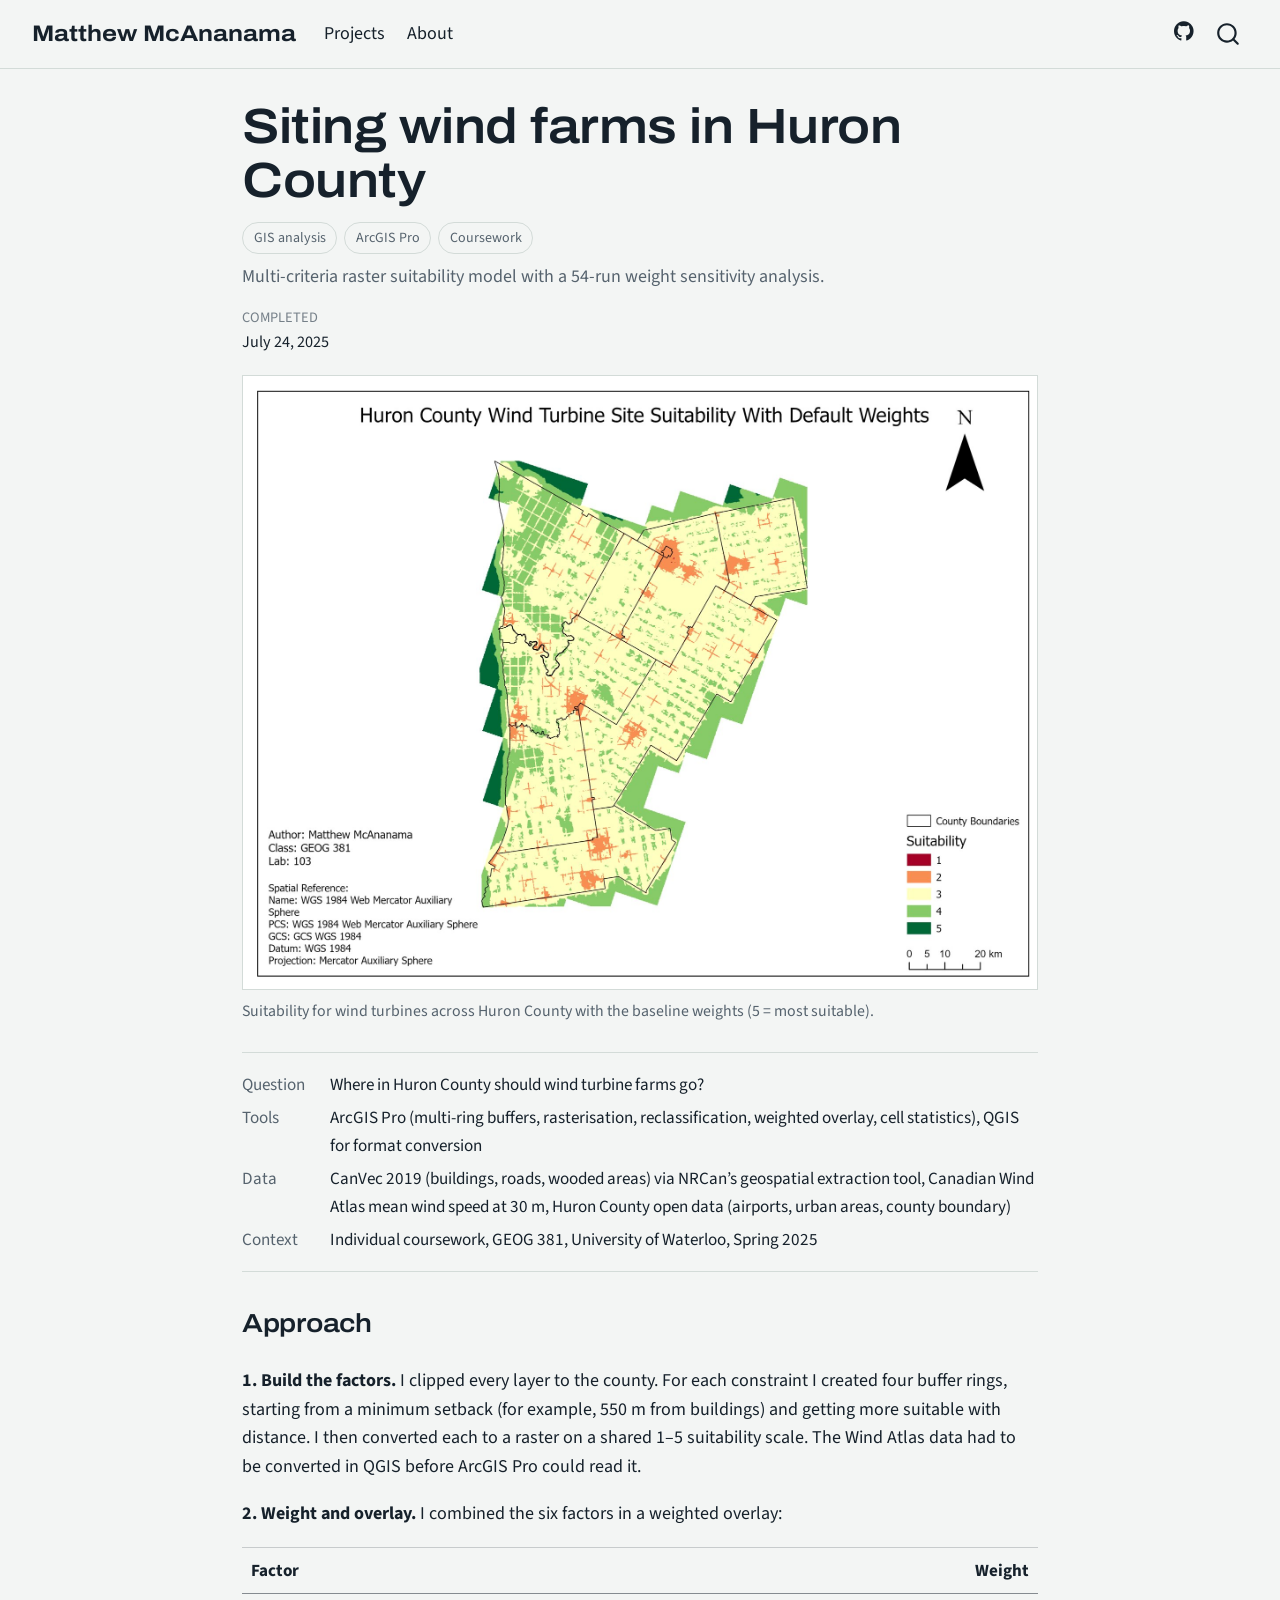
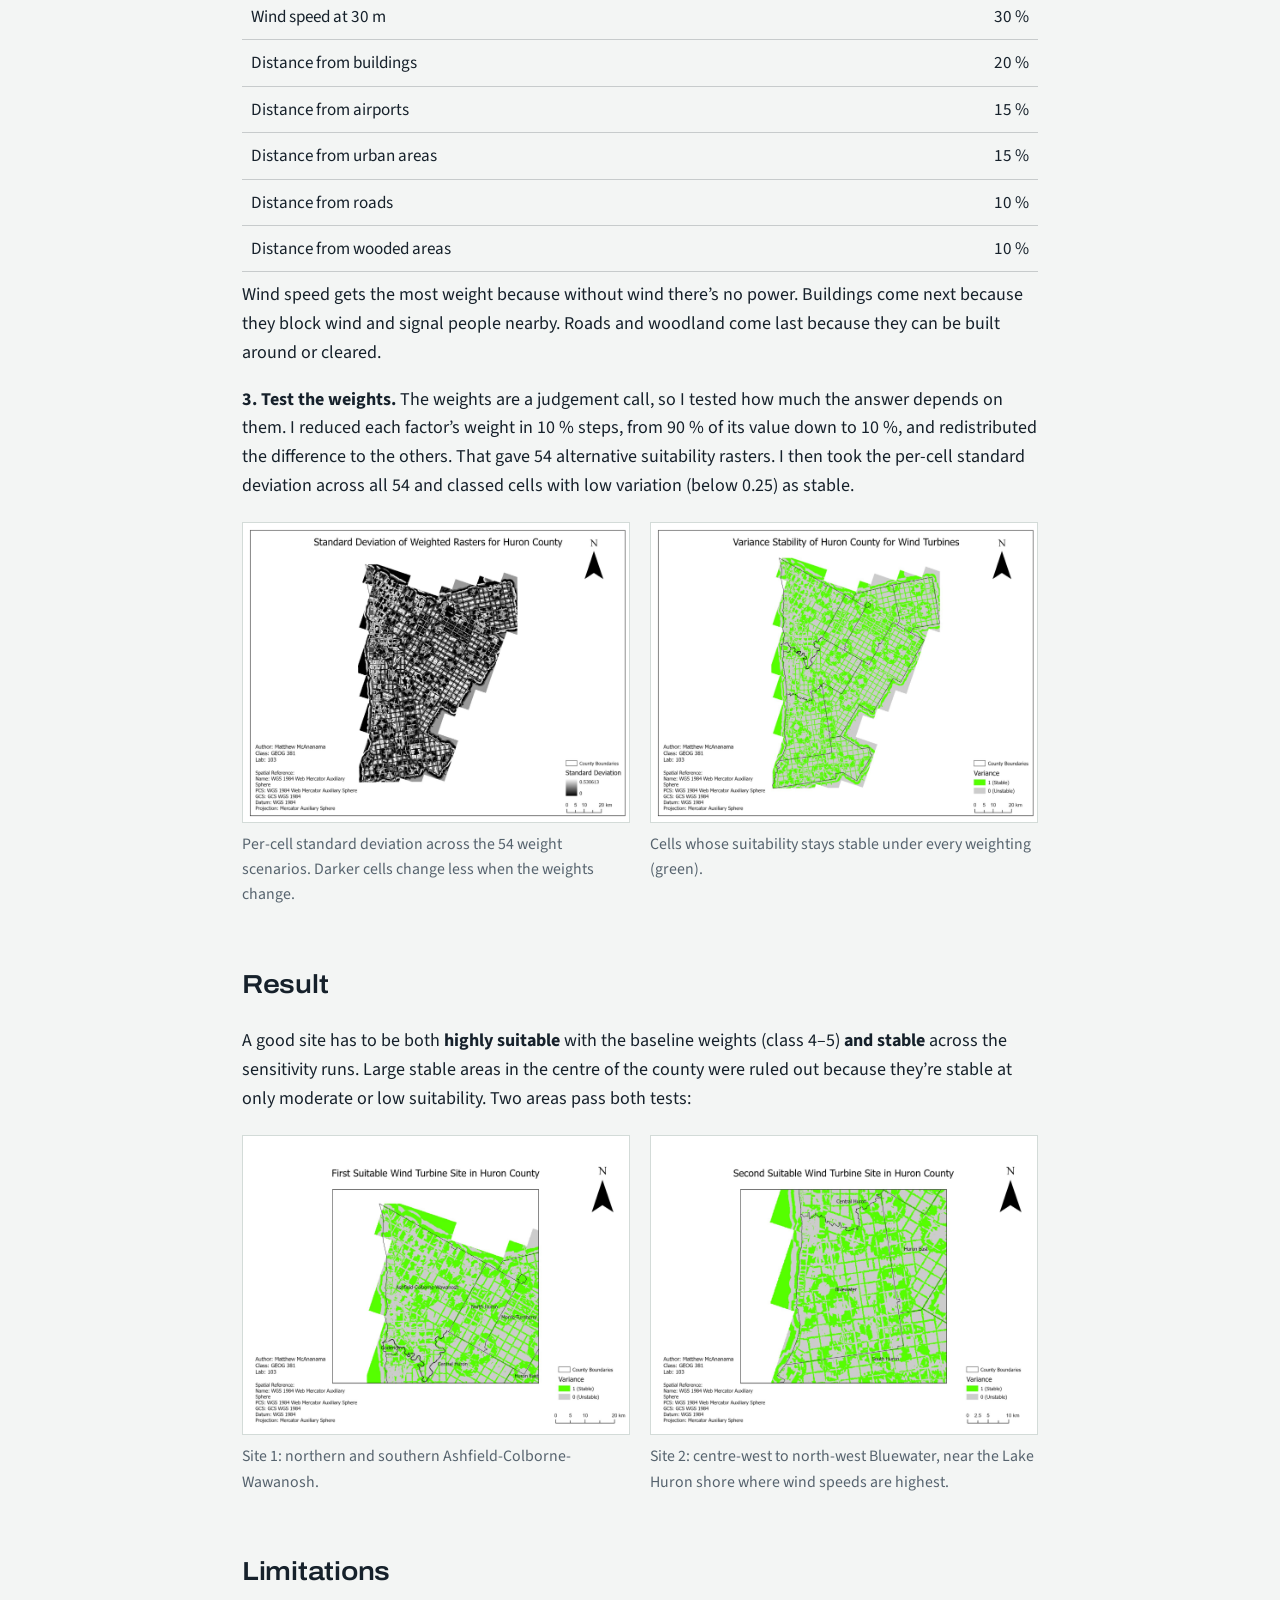
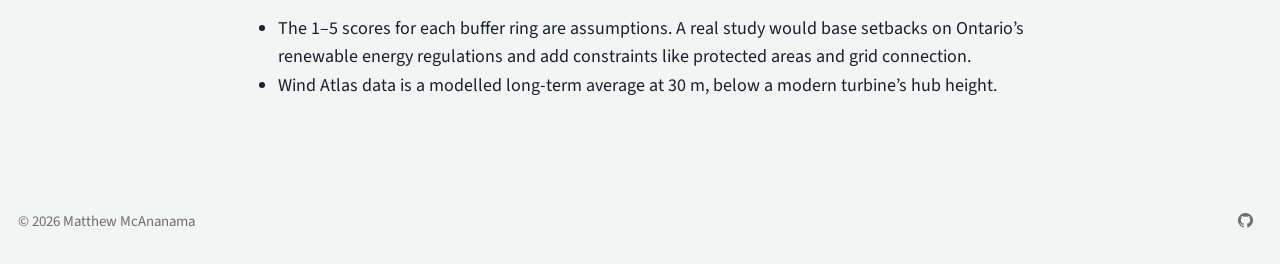
<file: docs/projects/wind-turbine-siting/index.html>
<!DOCTYPE html>
<html xmlns="http://www.w3.org/1999/xhtml" lang="en" xml:lang="en"><head>

<meta charset="utf-8">
<meta name="generator" content="quarto-1.10.19">

<meta name="viewport" content="width=device-width, initial-scale=1.0, user-scalable=yes">

<meta name="dcterms.date" content="2025-07-24">
<meta name="description" content="Multi-criteria raster suitability model with a 54-run weight sensitivity analysis.">

<title>Siting wind farms in Huron County – Matthew McAnanama</title>
<style>
/* Default styles provided by pandoc.
** See https://pandoc.org/MANUAL.html#variables-for-html for config info.
*/
span.smallcaps{font-variant: small-caps;}
div.columns{display: flex; gap: 1.5em;}
div.column{flex: auto;}
@media screen {
div.columns{gap: min(4vw, 1.5em);}
div.column{overflow-x: auto;}
}
div.hanging-indent{margin-left: 1.5em; text-indent: -1.5em;}
ul.task-list{list-style: none;}
ul.task-list li input[type="checkbox"] {
  width: 0.8em;
  margin: 0 0.8em 0.2em -1em; /* quarto-specific, see https://github.com/quarto-dev/quarto-cli/issues/4556 */ 
  vertical-align: middle;
}
</style>


<script src="../../site_libs/quarto-nav/quarto-nav.js"></script>
<script src="../../site_libs/quarto-nav/headroom.min.js"></script>
<script src="../../site_libs/clipboard/clipboard.min.js"></script>
<script src="../../site_libs/quarto-search/autocomplete.umd.js"></script>
<script src="../../site_libs/quarto-search/fuse.min.js"></script>
<script src="../../site_libs/quarto-search/quarto-search.js"></script>
<meta name="quarto:offset" content="../../">
<link href="../../assets/favicon.svg" rel="icon" type="image/svg+xml">
<script src="../../site_libs/quarto-html/quarto.js" type="module"></script>
<script src="../../site_libs/quarto-html/tabsets/tabsets.js" type="module"></script>
<script src="../../site_libs/quarto-html/popper.min.js"></script>
<script src="../../site_libs/quarto-html/tippy.umd.min.js"></script>
<script src="../../site_libs/quarto-html/anchor.min.js"></script>
<link href="../../site_libs/quarto-html/tippy.css" rel="stylesheet">
<link href="../../site_libs/quarto-html/quarto-syntax-highlighting-bf27225e3a48a9273f3daa8f8e829971.css" rel="stylesheet" id="quarto-text-highlighting-styles">
<script src="../../site_libs/bootstrap/bootstrap.min.js"></script>
<link href="../../site_libs/bootstrap/bootstrap-icons.css" rel="stylesheet">
<link href="../../site_libs/bootstrap/bootstrap-263f5d6f20dabbeeda83591b141358c9.min.css" rel="stylesheet" append-hash="true" id="quarto-bootstrap" data-mode="light">
<script src="../../site_libs/quarto-contrib/glightbox/glightbox.min.js"></script>
<link href="../../site_libs/quarto-contrib/glightbox/glightbox.min.css" rel="stylesheet">
<link href="../../site_libs/quarto-contrib/glightbox/lightbox.css" rel="stylesheet">
<script id="quarto-search-options" type="application/json">{
  "location": "navbar",
  "copy-button": false,
  "collapse-after": 3,
  "panel-placement": "end",
  "type": "overlay",
  "limit": 50,
  "keyboard-shortcut": [
    "f",
    "/",
    "s"
  ],
  "show-item-context": false,
  "language": {
    "search-no-results-text": "No results",
    "search-matching-documents-text": "matching documents",
    "search-copy-link-title": "Copy link to search",
    "search-hide-matches-text": "Hide additional matches",
    "search-more-match-text": "more match in this document",
    "search-more-matches-text": "more matches in this document",
    "search-clear-button-title": "Clear",
    "search-text-placeholder": "",
    "search-detached-cancel-button-title": "Cancel",
    "search-submit-button-title": "Submit",
    "search-label": "Search"
  }
}</script>
<style>html{ scroll-behavior: smooth; }</style>


</head>

<body class="nav-fixed fullcontent quarto-light">

<div id="quarto-search-results"></div>
  <header id="quarto-header" class="headroom fixed-top">
    <nav class="navbar navbar-expand-lg " data-bs-theme="dark">
      <div class="navbar-container container-fluid">
      <div class="navbar-brand-container mx-auto">
    <a class="navbar-brand" href="../../index.html">
    <span class="navbar-title">Matthew McAnanama</span>
    </a>
  </div>
            <div id="quarto-search" class="" title="Search"></div>
          <button class="navbar-toggler" type="button" data-bs-toggle="collapse" data-bs-target="#navbarCollapse" aria-controls="navbarCollapse" role="menu" aria-expanded="false" aria-label="Toggle navigation" onclick="if (window.quartoToggleHeadroom) { window.quartoToggleHeadroom(); }">
  <span class="navbar-toggler-icon"></span>
</button>
          <div class="collapse navbar-collapse" id="navbarCollapse">
            <ul class="navbar-nav navbar-nav-scroll me-auto">
  <li class="nav-item">
    <a class="nav-link" href="../../projects/index.html"> 
<span class="menu-text">Projects</span></a>
  </li>  
  <li class="nav-item">
    <a class="nav-link" href="../../about.html"> 
<span class="menu-text">About</span></a>
  </li>  
</ul>
            <ul class="navbar-nav navbar-nav-scroll ms-auto">
  <li class="nav-item compact">
    <a class="nav-link" href="https://github.com/sheetmars"> <i class="bi bi-github" role="img" aria-label="GitHub profile">
</i> 
<span class="menu-text"></span></a>
  </li>  
</ul>
          </div> <!-- /navcollapse -->
            <div class="quarto-navbar-tools">
</div>
      </div> <!-- /container-fluid -->
    </nav>
</header>
<!-- content -->
<div id="quarto-content" class="quarto-container page-columns page-rows-contents page-layout-article page-navbar">
<!-- sidebar -->
<!-- margin-sidebar -->
    
<!-- main -->
<main class="content" id="quarto-document-content">

<header id="title-block-header" class="quarto-title-block default">
<div class="quarto-title">
<h1 class="title">Siting wind farms in Huron County</h1>
  <div class="quarto-categories">
    <div class="quarto-category">GIS analysis</div>
    <div class="quarto-category">ArcGIS Pro</div>
    <div class="quarto-category">Coursework</div>
  </div>
  </div>

<div>
  <div class="description">
    Multi-criteria raster suitability model with a 54-run weight sensitivity analysis.
  </div>
</div>


<div class="quarto-title-meta">

    
    <div>
    <div class="quarto-title-meta-heading">Completed</div>
    <div class="quarto-title-meta-contents">
      <p class="date">July 24, 2025</p>
    </div>
  </div>
  
    
  </div>
  


</header>


<div class="quarto-figure quarto-figure-center">
<figure class="figure">
<p><a href="suitability.jpg" class="lightbox" data-gallery="quarto-lightbox-gallery-1" title="Suitability for wind turbines across Huron County with the baseline weights (5 = most suitable)."><img src="suitability.jpg" class="img-fluid figure-img" alt="Suitability for wind turbines across Huron County with the baseline weights (5 = most suitable)."></a></p>
<figcaption>Suitability for wind turbines across Huron County with the baseline weights (5 = most suitable).</figcaption>
</figure>
</div>
<dl class="facts">
<dt>
Question
</dt>
<dd>
Where in Huron County should wind turbine farms go?
</dd>
<dt>
Tools
</dt>
<dd>
ArcGIS Pro (multi-ring buffers, rasterisation, reclassification, weighted overlay, cell statistics), QGIS for format conversion
</dd>
<dt>
Data
</dt>
<dd>
CanVec 2019 (buildings, roads, wooded areas) via NRCan’s geospatial extraction tool, Canadian Wind Atlas mean wind speed at 30 m, Huron County open data (airports, urban areas, county boundary)
</dd>
<dt>
Context
</dt>
<dd>
Individual coursework, GEOG 381, University of Waterloo, Spring 2025
</dd>
</dl>
<section id="approach" class="level2">
<h2 class="anchored" data-anchor-id="approach">Approach</h2>
<p><strong>1. Build the factors.</strong> I clipped every layer to the county. For each constraint I created four buffer rings, starting from a minimum setback (for example, 550 m from buildings) and getting more suitable with distance. I then converted each to a raster on a shared 1–5 suitability scale. The Wind Atlas data had to be converted in QGIS before ArcGIS Pro could read it.</p>
<p><strong>2. Weight and overlay.</strong> I combined the six factors in a weighted overlay:</p>
<table class="result-table caption-top table">
<thead>
<tr class="header">
<th>Factor</th>
<th style="text-align: right;">Weight</th>
</tr>
</thead>
<tbody>
<tr class="odd">
<td>Wind speed at 30 m</td>
<td style="text-align: right;">30 %</td>
</tr>
<tr class="even">
<td>Distance from buildings</td>
<td style="text-align: right;">20 %</td>
</tr>
<tr class="odd">
<td>Distance from airports</td>
<td style="text-align: right;">15 %</td>
</tr>
<tr class="even">
<td>Distance from urban areas</td>
<td style="text-align: right;">15 %</td>
</tr>
<tr class="odd">
<td>Distance from roads</td>
<td style="text-align: right;">10 %</td>
</tr>
<tr class="even">
<td>Distance from wooded areas</td>
<td style="text-align: right;">10 %</td>
</tr>
</tbody>
</table>
<p>Wind speed gets the most weight because without wind there’s no power. Buildings come next because they block wind and signal people nearby. Roads and woodland come last because they can be built around or cleared.</p>
<p><strong>3. Test the weights.</strong> The weights are a judgement call, so I tested how much the answer depends on them. I reduced each factor’s weight in 10 % steps, from 90 % of its value down to 10 %, and redistributed the difference to the others. That gave 54 alternative suitability rasters. I then took the per-cell standard deviation across all 54 and classed cells with low variation (below 0.25) as stable.</p>
<div class="quarto-layout-panel" data-layout-ncol="2">
<div class="quarto-layout-row">
<div class="quarto-layout-cell" style="flex-basis: 50.0%;justify-content: flex-start;">
<div class="quarto-figure quarto-figure-center">
<figure class="figure">
<p><a href="stdev.jpg" class="lightbox" data-gallery="quarto-lightbox-gallery-2" title="Per-cell standard deviation across the 54 weight scenarios. Darker cells change less when the weights change."><img src="stdev.jpg" class="img-fluid figure-img" alt="Per-cell standard deviation across the 54 weight scenarios. Darker cells change less when the weights change."></a></p>
<figcaption>Per-cell standard deviation across the 54 weight scenarios. Darker cells change less when the weights change.</figcaption>
</figure>
</div>
</div>
<div class="quarto-layout-cell" style="flex-basis: 50.0%;justify-content: flex-start;">
<div class="quarto-figure quarto-figure-center">
<figure class="figure">
<p><a href="stability.jpg" class="lightbox" data-gallery="quarto-lightbox-gallery-3" title="Cells whose suitability stays stable under every weighting (green)."><img src="stability.jpg" class="img-fluid figure-img" alt="Cells whose suitability stays stable under every weighting (green)."></a></p>
<figcaption>Cells whose suitability stays stable under every weighting (green).</figcaption>
</figure>
</div>
</div>
</div>
</div>
</section>
<section id="result" class="level2">
<h2 class="anchored" data-anchor-id="result">Result</h2>
<p>A good site has to be both <strong>highly suitable</strong> with the baseline weights (class 4–5) <strong>and stable</strong> across the sensitivity runs. Large stable areas in the centre of the county were ruled out because they’re stable at only moderate or low suitability. Two areas pass both tests:</p>
<div class="quarto-layout-panel" data-layout-ncol="2">
<div class="quarto-layout-row">
<div class="quarto-layout-cell" style="flex-basis: 50.0%;justify-content: flex-start;">
<div class="quarto-figure quarto-figure-center">
<figure class="figure">
<p><a href="site-1.jpg" class="lightbox" data-gallery="quarto-lightbox-gallery-4" title="Site 1: northern and southern Ashfield-Colborne-Wawanosh."><img src="site-1.jpg" class="img-fluid figure-img" alt="Site 1: northern and southern Ashfield-Colborne-Wawanosh."></a></p>
<figcaption>Site 1: northern and southern Ashfield-Colborne-Wawanosh.</figcaption>
</figure>
</div>
</div>
<div class="quarto-layout-cell" style="flex-basis: 50.0%;justify-content: flex-start;">
<div class="quarto-figure quarto-figure-center">
<figure class="figure">
<p><a href="site-2.jpg" class="lightbox" data-gallery="quarto-lightbox-gallery-5" title="Site 2: centre-west to north-west Bluewater, near the Lake Huron shore where wind speeds are highest."><img src="site-2.jpg" class="img-fluid figure-img" alt="Site 2: centre-west to north-west Bluewater, near the Lake Huron shore where wind speeds are highest."></a></p>
<figcaption>Site 2: centre-west to north-west Bluewater, near the Lake Huron shore where wind speeds are highest.</figcaption>
</figure>
</div>
</div>
</div>
</div>
</section>
<section id="limitations" class="level2">
<h2 class="anchored" data-anchor-id="limitations">Limitations</h2>
<ul>
<li>The 1–5 scores for each buffer ring are assumptions. A real study would base setbacks on Ontario’s renewable energy regulations and add constraints like protected areas and grid connection.</li>
<li>Wind Atlas data is a modelled long-term average at 30 m, below a modern turbine’s hub height.</li>
</ul>


</section>

</main> <!-- /main -->
<script id="quarto-html-after-body" type="application/javascript">
  window.document.addEventListener("DOMContentLoaded", function (event) {
    const icon = "";
    const anchorJS = new window.AnchorJS();
    anchorJS.options = {
      placement: 'right',
      icon: icon
    };
    anchorJS.add('.anchored');
    const isCodeAnnotation = (el) => {
      for (const clz of el.classList) {
        if (clz.startsWith('code-annotation-')) {                     
          return true;
        }
      }
      return false;
    }
    const onCopySuccess = function(e) {
      // button target
      const button = e.trigger;
      // don't keep focus
      button.blur();
      // flash "checked"
      button.classList.add('code-copy-button-checked');
      var currentTitle = button.getAttribute("title");
      button.setAttribute("title", "Copied!");
      let tooltip;
      if (window.bootstrap) {
        button.setAttribute("data-bs-toggle", "tooltip");
        button.setAttribute("data-bs-placement", "left");
        button.setAttribute("data-bs-title", "Copied!");
        tooltip = new bootstrap.Tooltip(button, 
          { trigger: "manual", 
            customClass: "code-copy-button-tooltip",
            offset: [0, -8]});
        tooltip.show();    
      }
      setTimeout(function() {
        if (tooltip) {
          tooltip.hide();
          button.removeAttribute("data-bs-title");
          button.removeAttribute("data-bs-toggle");
          button.removeAttribute("data-bs-placement");
        }
        button.setAttribute("title", currentTitle);
        button.classList.remove('code-copy-button-checked');
      }, 1000);
      // clear code selection
      e.clearSelection();
    }
    const getTextToCopy = function(trigger) {
      const outerScaffold = trigger.parentElement.cloneNode(true);
      const codeEl = outerScaffold.querySelector('code');
      for (const childEl of codeEl.children) {
        if (isCodeAnnotation(childEl)) {
          childEl.remove();
        }
      }
      return codeEl.innerText;
    }
    const clipboard = new window.ClipboardJS('.code-copy-button:not([data-in-quarto-modal])', {
      text: getTextToCopy
    });
    clipboard.on('success', onCopySuccess);
    if (window.document.getElementById('quarto-embedded-source-code-modal')) {
      const clipboardModal = new window.ClipboardJS('.code-copy-button[data-in-quarto-modal]', {
        text: getTextToCopy,
        container: window.document.getElementById('quarto-embedded-source-code-modal')
      });
      clipboardModal.on('success', onCopySuccess);
    }
      var localhostRegex = new RegExp(/^(?:http|https):\/\/localhost\:?[0-9]*\//);
      var mailtoRegex = new RegExp(/^mailto:/);
        var filterRegex = new RegExp("https:\/\/sheetmars\.github\.io");
      var isInternal = (href) => {
          return filterRegex.test(href) || localhostRegex.test(href) || mailtoRegex.test(href);
      }
      // Inspect non-navigation links and adorn them if external
     var links = window.document.querySelectorAll('a[href]:not(.nav-link):not(.navbar-brand):not(.toc-action):not(.sidebar-link):not(.sidebar-item-toggle):not(.pagination-link):not(.no-external):not([aria-hidden]):not(.dropdown-item):not(.quarto-navigation-tool):not(.about-link)');
      for (var i=0; i<links.length; i++) {
        const link = links[i];
        if (!isInternal(link.href)) {
          // undo the damage that might have been done by quarto-nav.js in the case of
          // links that we want to consider external
          if (link.dataset.originalHref !== undefined) {
            link.href = link.dataset.originalHref;
          }
            // target, if specified
            link.setAttribute("target", "_blank");
            if (link.getAttribute("rel") === null) {
              link.setAttribute("rel", "noopener");
            }
        }
      }
    function tippyHover(el, contentFn, onTriggerFn, onUntriggerFn) {
      const config = {
        allowHTML: true,
        maxWidth: 500,
        delay: 100,
        arrow: false,
        appendTo: function(el) {
            return el.parentElement;
        },
        interactive: true,
        interactiveBorder: 10,
        theme: 'quarto',
        placement: 'bottom-start',
      };
      if (contentFn) {
        config.content = contentFn;
      }
      if (onTriggerFn) {
        config.onTrigger = onTriggerFn;
      }
      if (onUntriggerFn) {
        config.onUntrigger = onUntriggerFn;
      }
      window.tippy(el, config); 
    }
    const noterefs = window.document.querySelectorAll('a[role="doc-noteref"]');
    for (var i=0; i<noterefs.length; i++) {
      const ref = noterefs[i];
      tippyHover(ref, function() {
        // use id or data attribute instead here
        let href = ref.getAttribute('data-footnote-href') || ref.getAttribute('href');
        try { href = new URL(href).hash; } catch {}
        const id = href.replace(/^#\/?/, "");
        const note = window.document.getElementById(id);
        if (note) {
          return note.innerHTML;
        } else {
          return "";
        }
      });
    }
    const xrefs = window.document.querySelectorAll('a.quarto-xref');
    const processXRef = (id, note) => {
      // Strip column container classes
      const stripColumnClz = (el) => {
        el.classList.remove("page-full", "page-columns");
        if (el.children) {
          for (const child of el.children) {
            stripColumnClz(child);
          }
        }
      }
      stripColumnClz(note)
      if (id === null || id.startsWith('sec-')) {
        // Special case sections, only their first couple elements
        const container = document.createElement("div");
        if (note.children && note.children.length > 2) {
          container.appendChild(note.children[0].cloneNode(true));
          for (let i = 1; i < note.children.length; i++) {
            const child = note.children[i];
            if (child.tagName === "P" && child.innerText === "") {
              continue;
            } else {
              container.appendChild(child.cloneNode(true));
              break;
            }
          }
          if (window.Quarto?.typesetMath) {
            window.Quarto.typesetMath(container);
          }
          return container.innerHTML
        } else {
          if (window.Quarto?.typesetMath) {
            window.Quarto.typesetMath(note);
          }
          return note.innerHTML;
        }
      } else {
        // Remove any anchor links if they are present
        const anchorLink = note.querySelector('a.anchorjs-link');
        if (anchorLink) {
          anchorLink.remove();
        }
        if (window.Quarto?.typesetMath) {
          window.Quarto.typesetMath(note);
        }
        if (note.classList.contains("callout")) {
          return note.outerHTML;
        } else {
          return note.innerHTML;
        }
      }
    }
    for (var i=0; i<xrefs.length; i++) {
      const xref = xrefs[i];
      tippyHover(xref, undefined, function(instance) {
        instance.disable();
        let url = xref.getAttribute('href');
        let hash = undefined; 
        if (url.startsWith('#')) {
          hash = url;
        } else {
          try { hash = new URL(url).hash; } catch {}
        }
        if (hash) {
          const id = hash.replace(/^#\/?/, "");
          const note = window.document.getElementById(id);
          if (note !== null) {
            try {
              const html = processXRef(id, note.cloneNode(true));
              instance.setContent(html);
            } finally {
              instance.enable();
              instance.show();
            }
          } else {
            // See if we can fetch this
            fetch(url.split('#')[0])
            .then(res => res.text())
            .then(html => {
              const parser = new DOMParser();
              const htmlDoc = parser.parseFromString(html, "text/html");
              const note = htmlDoc.getElementById(id);
              if (note !== null) {
                const html = processXRef(id, note);
                instance.setContent(html);
              } 
            }).finally(() => {
              instance.enable();
              instance.show();
            });
          }
        } else {
          // See if we can fetch a full url (with no hash to target)
          // This is a special case and we should probably do some content thinning / targeting
          fetch(url)
          .then(res => res.text())
          .then(html => {
            const parser = new DOMParser();
            const htmlDoc = parser.parseFromString(html, "text/html");
            const note = htmlDoc.querySelector('main.content');
            if (note !== null) {
              // This should only happen for chapter cross references
              // (since there is no id in the URL)
              // remove the first header
              if (note.children.length > 0 && note.children[0].tagName === "HEADER") {
                note.children[0].remove();
              }
              const html = processXRef(null, note);
              instance.setContent(html);
            } 
          }).finally(() => {
            instance.enable();
            instance.show();
          });
        }
      }, function(instance) {
      });
    }
        let selectedAnnoteEl;
        const selectorForAnnotation = ( cell, annotation) => {
          let cellAttr = 'data-code-cell="' + cell + '"';
          let lineAttr = 'data-code-annotation="' +  annotation + '"';
          const selector = 'span[' + cellAttr + '][' + lineAttr + ']';
          return selector;
        }
        const selectCodeLines = (annoteEl) => {
          const doc = window.document;
          const targetCell = annoteEl.getAttribute("data-target-cell");
          const targetAnnotation = annoteEl.getAttribute("data-target-annotation");
          const annoteSpan = window.document.querySelector(selectorForAnnotation(targetCell, targetAnnotation));
          const lines = annoteSpan.getAttribute("data-code-lines").split(",");
          const lineIds = lines.map((line) => {
            return targetCell + "-" + line;
          })
          let top = null;
          let height = null;
          let parent = null;
          if (lineIds.length > 0) {
              //compute the position of the single el (top and bottom and make a div)
              const el = window.document.getElementById(lineIds[0]);
              top = el.offsetTop;
              height = el.offsetHeight;
              parent = el.parentElement.parentElement;
            if (lineIds.length > 1) {
              const lastEl = window.document.getElementById(lineIds[lineIds.length - 1]);
              const bottom = lastEl.offsetTop + lastEl.offsetHeight;
              height = bottom - top;
            }
            if (top !== null && height !== null && parent !== null) {
              // cook up a div (if necessary) and position it 
              let div = window.document.getElementById("code-annotation-line-highlight");
              if (div === null) {
                div = window.document.createElement("div");
                div.setAttribute("id", "code-annotation-line-highlight");
                div.style.position = 'absolute';
                parent.appendChild(div);
              }
              div.style.top = top - 2 + "px";
              div.style.height = height + 4 + "px";
              div.style.left = 0;
              let gutterDiv = window.document.getElementById("code-annotation-line-highlight-gutter");
              if (gutterDiv === null) {
                gutterDiv = window.document.createElement("div");
                gutterDiv.setAttribute("id", "code-annotation-line-highlight-gutter");
                gutterDiv.style.position = 'absolute';
                const codeCell = window.document.getElementById(targetCell);
                const gutter = codeCell.querySelector('.code-annotation-gutter');
                gutter.appendChild(gutterDiv);
              }
              gutterDiv.style.top = top - 2 + "px";
              gutterDiv.style.height = height + 4 + "px";
            }
            selectedAnnoteEl = annoteEl;
          }
        };
        const unselectCodeLines = () => {
          const elementsIds = ["code-annotation-line-highlight", "code-annotation-line-highlight-gutter"];
          elementsIds.forEach((elId) => {
            const div = window.document.getElementById(elId);
            if (div) {
              div.remove();
            }
          });
          selectedAnnoteEl = undefined;
        };
          // Handle positioning of the toggle
      window.addEventListener(
        "resize",
        throttle(() => {
          elRect = undefined;
          if (selectedAnnoteEl) {
            selectCodeLines(selectedAnnoteEl);
          }
        }, 10)
      );
      function throttle(fn, ms) {
      let throttle = false;
      let timer;
        return (...args) => {
          if(!throttle) { // first call gets through
              fn.apply(this, args);
              throttle = true;
          } else { // all the others get throttled
              if(timer) clearTimeout(timer); // cancel #2
              timer = setTimeout(() => {
                fn.apply(this, args);
                timer = throttle = false;
              }, ms);
          }
        };
      }
        // Attach click handler to the DT
        const annoteDls = window.document.querySelectorAll('dt[data-target-cell]');
        for (const annoteDlNode of annoteDls) {
          annoteDlNode.addEventListener('click', (event) => {
            const clickedEl = event.target;
            if (clickedEl !== selectedAnnoteEl) {
              unselectCodeLines();
              const activeEl = window.document.querySelector('dt[data-target-cell].code-annotation-active');
              if (activeEl) {
                activeEl.classList.remove('code-annotation-active');
              }
              selectCodeLines(clickedEl);
              clickedEl.classList.add('code-annotation-active');
            } else {
              // Unselect the line
              unselectCodeLines();
              clickedEl.classList.remove('code-annotation-active');
            }
          });
        }
    const findCites = (el) => {
      const parentEl = el.parentElement;
      if (parentEl) {
        const cites = parentEl.dataset.cites;
        if (cites) {
          return {
            el,
            cites: cites.split(' ')
          };
        } else {
          return findCites(el.parentElement)
        }
      } else {
        return undefined;
      }
    };
    var bibliorefs = window.document.querySelectorAll('a[role="doc-biblioref"]');
    for (var i=0; i<bibliorefs.length; i++) {
      const ref = bibliorefs[i];
      const citeInfo = findCites(ref);
      if (citeInfo) {
        tippyHover(citeInfo.el, function() {
          var popup = window.document.createElement('div');
          citeInfo.cites.forEach(function(cite) {
            var citeDiv = window.document.createElement('div');
            citeDiv.classList.add('hanging-indent');
            citeDiv.classList.add('csl-entry');
            var biblioDiv = window.document.getElementById('ref-' + cite);
            if (biblioDiv) {
              citeDiv.innerHTML = biblioDiv.innerHTML;
            }
            popup.appendChild(citeDiv);
          });
          return popup.innerHTML;
        });
      }
    }
  });
  </script>
</div> <!-- /content -->
<footer class="footer">
  <div class="nav-footer">
    <div class="nav-footer-left">
<p>© 2026 Matthew McAnanama</p>
</div>   
    <div class="nav-footer-center">
      &nbsp;
    </div>
    <div class="nav-footer-right">
      <ul class="footer-items list-unstyled">
    <li class="nav-item compact">
    <a class="nav-link" href="https://github.com/sheetmars">
      <i class="bi bi-github" role="img" aria-label="GitHub profile">
</i> 
    </a>
  </li>  
</ul>
    </div>
  </div>
</footer>
<script>var lightboxQuarto = GLightbox({"closeEffect":"zoom","descPosition":"bottom","loop":false,"openEffect":"zoom","selector":".lightbox"});
(function() {
  let previousOnload = window.onload;
  window.onload = () => {
    if (previousOnload) {
      previousOnload();
    }
    lightboxQuarto.on('slide_before_load', (data) => {
      const { slideIndex, slideNode, slideConfig, player, trigger } = data;
      const href = trigger.getAttribute('href');
      if (href !== null) {
        const imgEl = window.document.querySelector(`a[href="${href}"] img`);
        if (imgEl !== null) {
          const srcAttr = imgEl.getAttribute("src");
          if (srcAttr && srcAttr.startsWith("data:")) {
            slideConfig.href = srcAttr;
          }
        }
      } 
    });
  
    lightboxQuarto.on('slide_after_load', (data) => {
      const { slideIndex, slideNode, slideConfig, player, trigger } = data;
      if (window.Quarto?.typesetMath) {
        window.Quarto.typesetMath(slideNode);
      }
    });
  
  };
  
})();
          </script>




<script src="../../site_libs/quarto-html/zenscroll-min.js"></script>
</body></html>
</file>
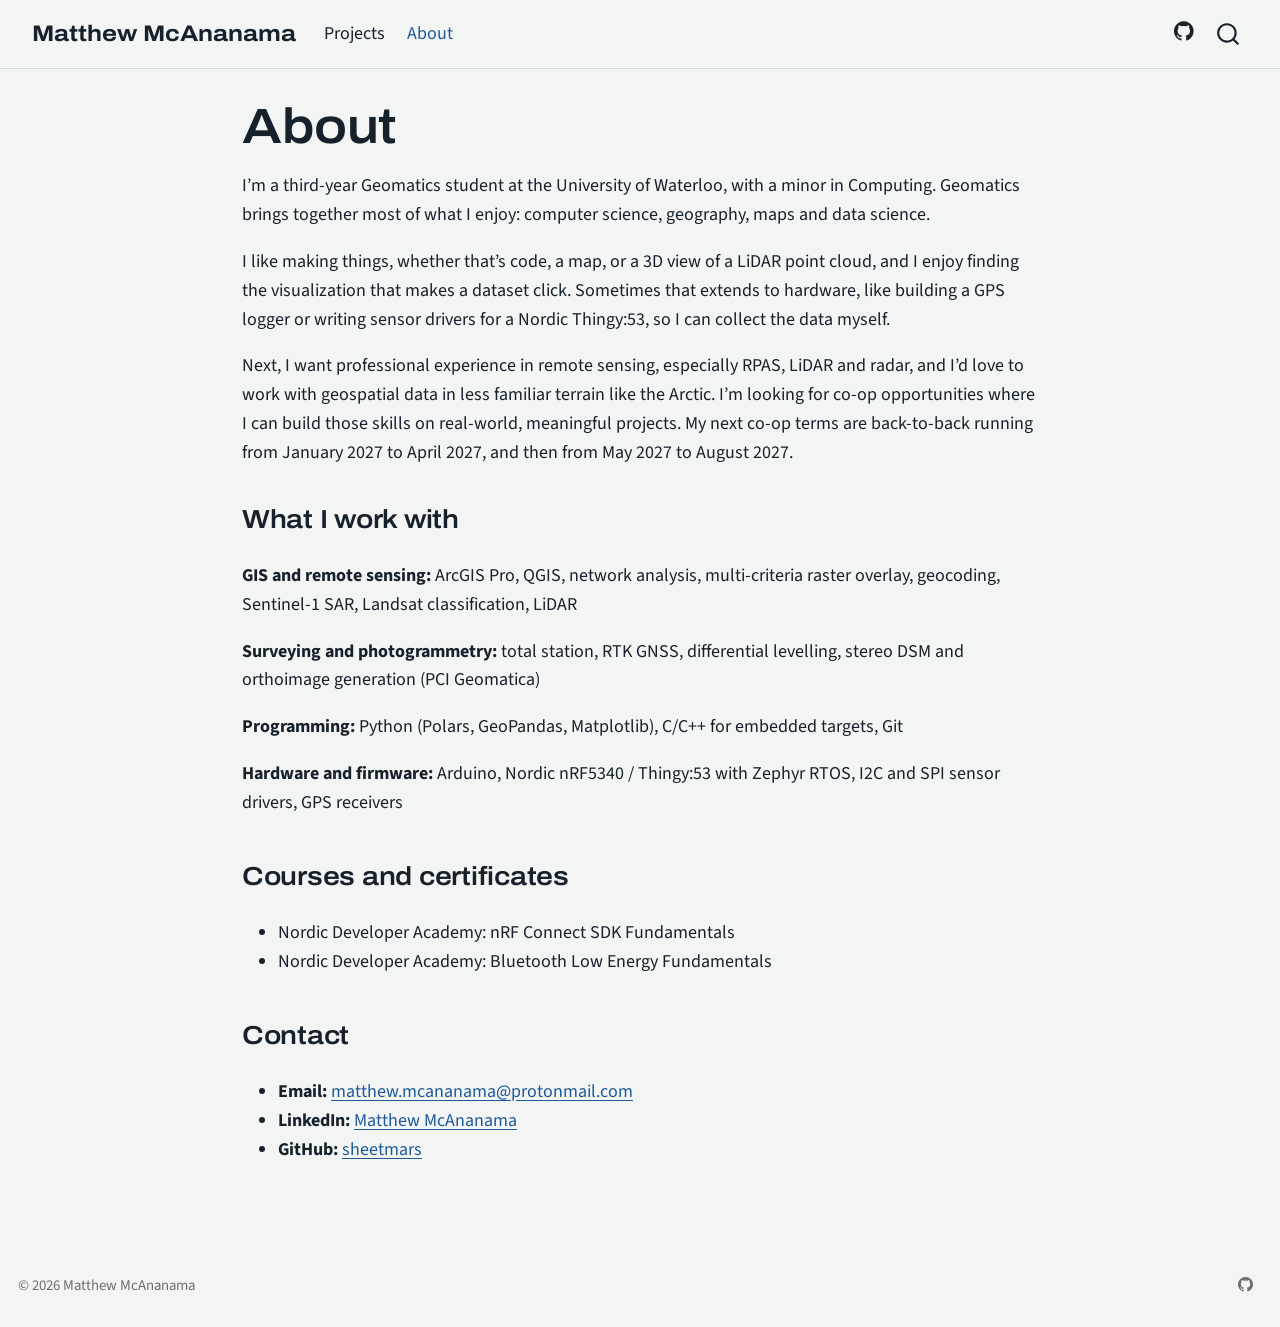
<file: docs/about.html>
<!DOCTYPE html>
<html xmlns="http://www.w3.org/1999/xhtml" lang="en" xml:lang="en"><head>

<meta charset="utf-8">
<meta name="generator" content="quarto-1.10.19">

<meta name="viewport" content="width=device-width, initial-scale=1.0, user-scalable=yes">


<title>About – Matthew McAnanama</title>
<style>
/* Default styles provided by pandoc.
** See https://pandoc.org/MANUAL.html#variables-for-html for config info.
*/
span.smallcaps{font-variant: small-caps;}
div.columns{display: flex; gap: 1.5em;}
div.column{flex: auto;}
@media screen {
div.columns{gap: min(4vw, 1.5em);}
div.column{overflow-x: auto;}
}
div.hanging-indent{margin-left: 1.5em; text-indent: -1.5em;}
ul.task-list{list-style: none;}
ul.task-list li input[type="checkbox"] {
  width: 0.8em;
  margin: 0 0.8em 0.2em -1em; /* quarto-specific, see https://github.com/quarto-dev/quarto-cli/issues/4556 */ 
  vertical-align: middle;
}
</style>


<script src="site_libs/quarto-nav/quarto-nav.js"></script>
<script src="site_libs/quarto-nav/headroom.min.js"></script>
<script src="site_libs/clipboard/clipboard.min.js"></script>
<script src="site_libs/quarto-search/autocomplete.umd.js"></script>
<script src="site_libs/quarto-search/fuse.min.js"></script>
<script src="site_libs/quarto-search/quarto-search.js"></script>
<meta name="quarto:offset" content="./">
<link href="./assets/favicon.svg" rel="icon" type="image/svg+xml">
<script src="site_libs/quarto-html/quarto.js" type="module"></script>
<script src="site_libs/quarto-html/tabsets/tabsets.js" type="module"></script>
<script src="site_libs/quarto-html/popper.min.js"></script>
<script src="site_libs/quarto-html/tippy.umd.min.js"></script>
<script src="site_libs/quarto-html/anchor.min.js"></script>
<link href="site_libs/quarto-html/tippy.css" rel="stylesheet">
<link href="site_libs/quarto-html/quarto-syntax-highlighting-bf27225e3a48a9273f3daa8f8e829971.css" rel="stylesheet" id="quarto-text-highlighting-styles">
<script src="site_libs/bootstrap/bootstrap.min.js"></script>
<link href="site_libs/bootstrap/bootstrap-icons.css" rel="stylesheet">
<link href="site_libs/bootstrap/bootstrap-263f5d6f20dabbeeda83591b141358c9.min.css" rel="stylesheet" append-hash="true" id="quarto-bootstrap" data-mode="light">
<script id="quarto-search-options" type="application/json">{
  "location": "navbar",
  "copy-button": false,
  "collapse-after": 3,
  "panel-placement": "end",
  "type": "overlay",
  "limit": 50,
  "keyboard-shortcut": [
    "f",
    "/",
    "s"
  ],
  "show-item-context": false,
  "language": {
    "search-no-results-text": "No results",
    "search-matching-documents-text": "matching documents",
    "search-copy-link-title": "Copy link to search",
    "search-hide-matches-text": "Hide additional matches",
    "search-more-match-text": "more match in this document",
    "search-more-matches-text": "more matches in this document",
    "search-clear-button-title": "Clear",
    "search-text-placeholder": "",
    "search-detached-cancel-button-title": "Cancel",
    "search-submit-button-title": "Submit",
    "search-label": "Search"
  }
}</script>
<style>html{ scroll-behavior: smooth; }</style>


</head>

<body class="nav-fixed fullcontent quarto-light">

<div id="quarto-search-results"></div>
  <header id="quarto-header" class="headroom fixed-top">
    <nav class="navbar navbar-expand-lg " data-bs-theme="dark">
      <div class="navbar-container container-fluid">
      <div class="navbar-brand-container mx-auto">
    <a class="navbar-brand" href="./index.html">
    <span class="navbar-title">Matthew McAnanama</span>
    </a>
  </div>
            <div id="quarto-search" class="" title="Search"></div>
          <button class="navbar-toggler" type="button" data-bs-toggle="collapse" data-bs-target="#navbarCollapse" aria-controls="navbarCollapse" role="menu" aria-expanded="false" aria-label="Toggle navigation" onclick="if (window.quartoToggleHeadroom) { window.quartoToggleHeadroom(); }">
  <span class="navbar-toggler-icon"></span>
</button>
          <div class="collapse navbar-collapse" id="navbarCollapse">
            <ul class="navbar-nav navbar-nav-scroll me-auto">
  <li class="nav-item">
    <a class="nav-link" href="./projects/index.html"> 
<span class="menu-text">Projects</span></a>
  </li>  
  <li class="nav-item">
    <a class="nav-link active" href="./about.html" aria-current="page"> 
<span class="menu-text">About</span></a>
  </li>  
</ul>
            <ul class="navbar-nav navbar-nav-scroll ms-auto">
  <li class="nav-item compact">
    <a class="nav-link" href="https://github.com/sheetmars"> <i class="bi bi-github" role="img" aria-label="GitHub profile">
</i> 
<span class="menu-text"></span></a>
  </li>  
</ul>
          </div> <!-- /navcollapse -->
            <div class="quarto-navbar-tools">
</div>
      </div> <!-- /container-fluid -->
    </nav>
</header>
<!-- content -->
<div id="quarto-content" class="quarto-container page-columns page-rows-contents page-layout-article page-navbar">
<!-- sidebar -->
<!-- margin-sidebar -->
    
<!-- main -->
<main class="content" id="quarto-document-content">

<header id="title-block-header" class="quarto-title-block default">
<div class="quarto-title">
<h1 class="title">About</h1>
</div>



<div class="quarto-title-meta">

    
  
    
  </div>
  


</header>


<p>I’m a third-year Geomatics student at the University of Waterloo, with a minor in Computing. Geomatics brings together most of what I enjoy: computer science, geography, maps and data science.</p>
<p>I like making things, whether that’s code, a map, or a 3D view of a LiDAR point cloud, and I enjoy finding the visualization that makes a dataset click. Sometimes that extends to hardware, like building a GPS logger or writing sensor drivers for a Nordic Thingy:53, so I can collect the data myself.</p>
<p>Next, I want professional experience in remote sensing, especially RPAS, LiDAR and radar, and I’d love to work with geospatial data in less familiar terrain like the Arctic. I’m looking for co-op opportunities where I can build those skills on real-world, meaningful projects. My next co-op terms are back-to-back running from January 2027 to April 2027, and then from May 2027 to August 2027.</p>
<section id="what-i-work-with" class="level2">
<h2 class="anchored" data-anchor-id="what-i-work-with">What I work with</h2>
<p><strong>GIS and remote sensing:</strong> ArcGIS Pro, QGIS, network analysis, multi-criteria raster overlay, geocoding, Sentinel-1 SAR, Landsat classification, LiDAR</p>
<p><strong>Surveying and photogrammetry:</strong> total station, RTK GNSS, differential levelling, stereo DSM and orthoimage generation (PCI Geomatica)</p>
<p><strong>Programming:</strong> Python (Polars, GeoPandas, Matplotlib), C/C++ for embedded targets, Git</p>
<p><strong>Hardware and firmware:</strong> Arduino, Nordic nRF5340 / Thingy:53 with Zephyr RTOS, I2C and SPI sensor drivers, GPS receivers</p>
</section>
<section id="courses-and-certificates" class="level2">
<h2 class="anchored" data-anchor-id="courses-and-certificates">Courses and certificates</h2>
<ul>
<li>Nordic Developer Academy: nRF Connect SDK Fundamentals</li>
<li>Nordic Developer Academy: Bluetooth Low Energy Fundamentals</li>
</ul>
</section>
<section id="contact" class="level2">
<h2 class="anchored" data-anchor-id="contact">Contact</h2>
<ul>
<li><strong>Email:</strong> <a href="mailto:matthew.mcananama@protonmail.com">matthew.mcananama@protonmail.com</a></li>
<li><strong>LinkedIn:</strong> <a href="https://www.linkedin.com/in/matthew-mcananama-5a2633247">Matthew McAnanama</a></li>
<li><strong>GitHub:</strong> <a href="https://github.com/sheetmars">sheetmars</a></li>
</ul>


</section>

</main> <!-- /main -->
<script id="quarto-html-after-body" type="application/javascript">
  window.document.addEventListener("DOMContentLoaded", function (event) {
    const icon = "";
    const anchorJS = new window.AnchorJS();
    anchorJS.options = {
      placement: 'right',
      icon: icon
    };
    anchorJS.add('.anchored');
    const isCodeAnnotation = (el) => {
      for (const clz of el.classList) {
        if (clz.startsWith('code-annotation-')) {                     
          return true;
        }
      }
      return false;
    }
    const onCopySuccess = function(e) {
      // button target
      const button = e.trigger;
      // don't keep focus
      button.blur();
      // flash "checked"
      button.classList.add('code-copy-button-checked');
      var currentTitle = button.getAttribute("title");
      button.setAttribute("title", "Copied!");
      let tooltip;
      if (window.bootstrap) {
        button.setAttribute("data-bs-toggle", "tooltip");
        button.setAttribute("data-bs-placement", "left");
        button.setAttribute("data-bs-title", "Copied!");
        tooltip = new bootstrap.Tooltip(button, 
          { trigger: "manual", 
            customClass: "code-copy-button-tooltip",
            offset: [0, -8]});
        tooltip.show();    
      }
      setTimeout(function() {
        if (tooltip) {
          tooltip.hide();
          button.removeAttribute("data-bs-title");
          button.removeAttribute("data-bs-toggle");
          button.removeAttribute("data-bs-placement");
        }
        button.setAttribute("title", currentTitle);
        button.classList.remove('code-copy-button-checked');
      }, 1000);
      // clear code selection
      e.clearSelection();
    }
    const getTextToCopy = function(trigger) {
      const outerScaffold = trigger.parentElement.cloneNode(true);
      const codeEl = outerScaffold.querySelector('code');
      for (const childEl of codeEl.children) {
        if (isCodeAnnotation(childEl)) {
          childEl.remove();
        }
      }
      return codeEl.innerText;
    }
    const clipboard = new window.ClipboardJS('.code-copy-button:not([data-in-quarto-modal])', {
      text: getTextToCopy
    });
    clipboard.on('success', onCopySuccess);
    if (window.document.getElementById('quarto-embedded-source-code-modal')) {
      const clipboardModal = new window.ClipboardJS('.code-copy-button[data-in-quarto-modal]', {
        text: getTextToCopy,
        container: window.document.getElementById('quarto-embedded-source-code-modal')
      });
      clipboardModal.on('success', onCopySuccess);
    }
      var localhostRegex = new RegExp(/^(?:http|https):\/\/localhost\:?[0-9]*\//);
      var mailtoRegex = new RegExp(/^mailto:/);
        var filterRegex = new RegExp("https:\/\/sheetmars\.github\.io");
      var isInternal = (href) => {
          return filterRegex.test(href) || localhostRegex.test(href) || mailtoRegex.test(href);
      }
      // Inspect non-navigation links and adorn them if external
     var links = window.document.querySelectorAll('a[href]:not(.nav-link):not(.navbar-brand):not(.toc-action):not(.sidebar-link):not(.sidebar-item-toggle):not(.pagination-link):not(.no-external):not([aria-hidden]):not(.dropdown-item):not(.quarto-navigation-tool):not(.about-link)');
      for (var i=0; i<links.length; i++) {
        const link = links[i];
        if (!isInternal(link.href)) {
          // undo the damage that might have been done by quarto-nav.js in the case of
          // links that we want to consider external
          if (link.dataset.originalHref !== undefined) {
            link.href = link.dataset.originalHref;
          }
            // target, if specified
            link.setAttribute("target", "_blank");
            if (link.getAttribute("rel") === null) {
              link.setAttribute("rel", "noopener");
            }
        }
      }
    function tippyHover(el, contentFn, onTriggerFn, onUntriggerFn) {
      const config = {
        allowHTML: true,
        maxWidth: 500,
        delay: 100,
        arrow: false,
        appendTo: function(el) {
            return el.parentElement;
        },
        interactive: true,
        interactiveBorder: 10,
        theme: 'quarto',
        placement: 'bottom-start',
      };
      if (contentFn) {
        config.content = contentFn;
      }
      if (onTriggerFn) {
        config.onTrigger = onTriggerFn;
      }
      if (onUntriggerFn) {
        config.onUntrigger = onUntriggerFn;
      }
      window.tippy(el, config); 
    }
    const noterefs = window.document.querySelectorAll('a[role="doc-noteref"]');
    for (var i=0; i<noterefs.length; i++) {
      const ref = noterefs[i];
      tippyHover(ref, function() {
        // use id or data attribute instead here
        let href = ref.getAttribute('data-footnote-href') || ref.getAttribute('href');
        try { href = new URL(href).hash; } catch {}
        const id = href.replace(/^#\/?/, "");
        const note = window.document.getElementById(id);
        if (note) {
          return note.innerHTML;
        } else {
          return "";
        }
      });
    }
    const xrefs = window.document.querySelectorAll('a.quarto-xref');
    const processXRef = (id, note) => {
      // Strip column container classes
      const stripColumnClz = (el) => {
        el.classList.remove("page-full", "page-columns");
        if (el.children) {
          for (const child of el.children) {
            stripColumnClz(child);
          }
        }
      }
      stripColumnClz(note)
      if (id === null || id.startsWith('sec-')) {
        // Special case sections, only their first couple elements
        const container = document.createElement("div");
        if (note.children && note.children.length > 2) {
          container.appendChild(note.children[0].cloneNode(true));
          for (let i = 1; i < note.children.length; i++) {
            const child = note.children[i];
            if (child.tagName === "P" && child.innerText === "") {
              continue;
            } else {
              container.appendChild(child.cloneNode(true));
              break;
            }
          }
          if (window.Quarto?.typesetMath) {
            window.Quarto.typesetMath(container);
          }
          return container.innerHTML
        } else {
          if (window.Quarto?.typesetMath) {
            window.Quarto.typesetMath(note);
          }
          return note.innerHTML;
        }
      } else {
        // Remove any anchor links if they are present
        const anchorLink = note.querySelector('a.anchorjs-link');
        if (anchorLink) {
          anchorLink.remove();
        }
        if (window.Quarto?.typesetMath) {
          window.Quarto.typesetMath(note);
        }
        if (note.classList.contains("callout")) {
          return note.outerHTML;
        } else {
          return note.innerHTML;
        }
      }
    }
    for (var i=0; i<xrefs.length; i++) {
      const xref = xrefs[i];
      tippyHover(xref, undefined, function(instance) {
        instance.disable();
        let url = xref.getAttribute('href');
        let hash = undefined; 
        if (url.startsWith('#')) {
          hash = url;
        } else {
          try { hash = new URL(url).hash; } catch {}
        }
        if (hash) {
          const id = hash.replace(/^#\/?/, "");
          const note = window.document.getElementById(id);
          if (note !== null) {
            try {
              const html = processXRef(id, note.cloneNode(true));
              instance.setContent(html);
            } finally {
              instance.enable();
              instance.show();
            }
          } else {
            // See if we can fetch this
            fetch(url.split('#')[0])
            .then(res => res.text())
            .then(html => {
              const parser = new DOMParser();
              const htmlDoc = parser.parseFromString(html, "text/html");
              const note = htmlDoc.getElementById(id);
              if (note !== null) {
                const html = processXRef(id, note);
                instance.setContent(html);
              } 
            }).finally(() => {
              instance.enable();
              instance.show();
            });
          }
        } else {
          // See if we can fetch a full url (with no hash to target)
          // This is a special case and we should probably do some content thinning / targeting
          fetch(url)
          .then(res => res.text())
          .then(html => {
            const parser = new DOMParser();
            const htmlDoc = parser.parseFromString(html, "text/html");
            const note = htmlDoc.querySelector('main.content');
            if (note !== null) {
              // This should only happen for chapter cross references
              // (since there is no id in the URL)
              // remove the first header
              if (note.children.length > 0 && note.children[0].tagName === "HEADER") {
                note.children[0].remove();
              }
              const html = processXRef(null, note);
              instance.setContent(html);
            } 
          }).finally(() => {
            instance.enable();
            instance.show();
          });
        }
      }, function(instance) {
      });
    }
        let selectedAnnoteEl;
        const selectorForAnnotation = ( cell, annotation) => {
          let cellAttr = 'data-code-cell="' + cell + '"';
          let lineAttr = 'data-code-annotation="' +  annotation + '"';
          const selector = 'span[' + cellAttr + '][' + lineAttr + ']';
          return selector;
        }
        const selectCodeLines = (annoteEl) => {
          const doc = window.document;
          const targetCell = annoteEl.getAttribute("data-target-cell");
          const targetAnnotation = annoteEl.getAttribute("data-target-annotation");
          const annoteSpan = window.document.querySelector(selectorForAnnotation(targetCell, targetAnnotation));
          const lines = annoteSpan.getAttribute("data-code-lines").split(",");
          const lineIds = lines.map((line) => {
            return targetCell + "-" + line;
          })
          let top = null;
          let height = null;
          let parent = null;
          if (lineIds.length > 0) {
              //compute the position of the single el (top and bottom and make a div)
              const el = window.document.getElementById(lineIds[0]);
              top = el.offsetTop;
              height = el.offsetHeight;
              parent = el.parentElement.parentElement;
            if (lineIds.length > 1) {
              const lastEl = window.document.getElementById(lineIds[lineIds.length - 1]);
              const bottom = lastEl.offsetTop + lastEl.offsetHeight;
              height = bottom - top;
            }
            if (top !== null && height !== null && parent !== null) {
              // cook up a div (if necessary) and position it 
              let div = window.document.getElementById("code-annotation-line-highlight");
              if (div === null) {
                div = window.document.createElement("div");
                div.setAttribute("id", "code-annotation-line-highlight");
                div.style.position = 'absolute';
                parent.appendChild(div);
              }
              div.style.top = top - 2 + "px";
              div.style.height = height + 4 + "px";
              div.style.left = 0;
              let gutterDiv = window.document.getElementById("code-annotation-line-highlight-gutter");
              if (gutterDiv === null) {
                gutterDiv = window.document.createElement("div");
                gutterDiv.setAttribute("id", "code-annotation-line-highlight-gutter");
                gutterDiv.style.position = 'absolute';
                const codeCell = window.document.getElementById(targetCell);
                const gutter = codeCell.querySelector('.code-annotation-gutter');
                gutter.appendChild(gutterDiv);
              }
              gutterDiv.style.top = top - 2 + "px";
              gutterDiv.style.height = height + 4 + "px";
            }
            selectedAnnoteEl = annoteEl;
          }
        };
        const unselectCodeLines = () => {
          const elementsIds = ["code-annotation-line-highlight", "code-annotation-line-highlight-gutter"];
          elementsIds.forEach((elId) => {
            const div = window.document.getElementById(elId);
            if (div) {
              div.remove();
            }
          });
          selectedAnnoteEl = undefined;
        };
          // Handle positioning of the toggle
      window.addEventListener(
        "resize",
        throttle(() => {
          elRect = undefined;
          if (selectedAnnoteEl) {
            selectCodeLines(selectedAnnoteEl);
          }
        }, 10)
      );
      function throttle(fn, ms) {
      let throttle = false;
      let timer;
        return (...args) => {
          if(!throttle) { // first call gets through
              fn.apply(this, args);
              throttle = true;
          } else { // all the others get throttled
              if(timer) clearTimeout(timer); // cancel #2
              timer = setTimeout(() => {
                fn.apply(this, args);
                timer = throttle = false;
              }, ms);
          }
        };
      }
        // Attach click handler to the DT
        const annoteDls = window.document.querySelectorAll('dt[data-target-cell]');
        for (const annoteDlNode of annoteDls) {
          annoteDlNode.addEventListener('click', (event) => {
            const clickedEl = event.target;
            if (clickedEl !== selectedAnnoteEl) {
              unselectCodeLines();
              const activeEl = window.document.querySelector('dt[data-target-cell].code-annotation-active');
              if (activeEl) {
                activeEl.classList.remove('code-annotation-active');
              }
              selectCodeLines(clickedEl);
              clickedEl.classList.add('code-annotation-active');
            } else {
              // Unselect the line
              unselectCodeLines();
              clickedEl.classList.remove('code-annotation-active');
            }
          });
        }
    const findCites = (el) => {
      const parentEl = el.parentElement;
      if (parentEl) {
        const cites = parentEl.dataset.cites;
        if (cites) {
          return {
            el,
            cites: cites.split(' ')
          };
        } else {
          return findCites(el.parentElement)
        }
      } else {
        return undefined;
      }
    };
    var bibliorefs = window.document.querySelectorAll('a[role="doc-biblioref"]');
    for (var i=0; i<bibliorefs.length; i++) {
      const ref = bibliorefs[i];
      const citeInfo = findCites(ref);
      if (citeInfo) {
        tippyHover(citeInfo.el, function() {
          var popup = window.document.createElement('div');
          citeInfo.cites.forEach(function(cite) {
            var citeDiv = window.document.createElement('div');
            citeDiv.classList.add('hanging-indent');
            citeDiv.classList.add('csl-entry');
            var biblioDiv = window.document.getElementById('ref-' + cite);
            if (biblioDiv) {
              citeDiv.innerHTML = biblioDiv.innerHTML;
            }
            popup.appendChild(citeDiv);
          });
          return popup.innerHTML;
        });
      }
    }
  });
  </script>
</div> <!-- /content -->
<footer class="footer">
  <div class="nav-footer">
    <div class="nav-footer-left">
<p>© 2026 Matthew McAnanama</p>
</div>   
    <div class="nav-footer-center">
      &nbsp;
    </div>
    <div class="nav-footer-right">
      <ul class="footer-items list-unstyled">
    <li class="nav-item compact">
    <a class="nav-link" href="https://github.com/sheetmars">
      <i class="bi bi-github" role="img" aria-label="GitHub profile">
</i> 
    </a>
  </li>  
</ul>
    </div>
  </div>
</footer>




<script src="site_libs/quarto-html/zenscroll-min.js"></script>
</body></html>
</file>
<file: docs/site_libs/quarto-html/tippy.css>
.tippy-box[data-animation=fade][data-state=hidden]{opacity:0}[data-tippy-root]{max-width:calc(100vw - 10px)}.tippy-box{position:relative;background-color:#333;color:#fff;border-radius:4px;font-size:14px;line-height:1.4;white-space:normal;outline:0;transition-property:transform,visibility,opacity}.tippy-box[data-placement^=top]>.tippy-arrow{bottom:0}.tippy-box[data-placement^=top]>.tippy-arrow:before{bottom:-7px;left:0;border-width:8px 8px 0;border-top-color:initial;transform-origin:center top}.tippy-box[data-placement^=bottom]>.tippy-arrow{top:0}.tippy-box[data-placement^=bottom]>.tippy-arrow:before{top:-7px;left:0;border-width:0 8px 8px;border-bottom-color:initial;transform-origin:center bottom}.tippy-box[data-placement^=left]>.tippy-arrow{right:0}.tippy-box[data-placement^=left]>.tippy-arrow:before{border-width:8px 0 8px 8px;border-left-color:initial;right:-7px;transform-origin:center left}.tippy-box[data-placement^=right]>.tippy-arrow{left:0}.tippy-box[data-placement^=right]>.tippy-arrow:before{left:-7px;border-width:8px 8px 8px 0;border-right-color:initial;transform-origin:center right}.tippy-box[data-inertia][data-state=visible]{transition-timing-function:cubic-bezier(.54,1.5,.38,1.11)}.tippy-arrow{width:16px;height:16px;color:#333}.tippy-arrow:before{content:"";position:absolute;border-color:transparent;border-style:solid}.tippy-content{position:relative;padding:5px 9px;z-index:1}
</file>
<file: docs/site_libs/quarto-html/quarto-syntax-highlighting-bf27225e3a48a9273f3daa8f8e829971.css>
/* quarto syntax highlight colors */
:root {
  --quarto-hl-ot-color: #003B4F;
  --quarto-hl-at-color: #657422;
  --quarto-hl-ss-color: #20794D;
  --quarto-hl-an-color: #5E5E5E;
  --quarto-hl-fu-color: #4758AB;
  --quarto-hl-st-color: #20794D;
  --quarto-hl-cf-color: #003B4F;
  --quarto-hl-op-color: #5E5E5E;
  --quarto-hl-er-color: #AD0000;
  --quarto-hl-bn-color: #AD0000;
  --quarto-hl-al-color: #AD0000;
  --quarto-hl-va-color: #111111;
  --quarto-hl-bu-color: inherit;
  --quarto-hl-ex-color: inherit;
  --quarto-hl-pp-color: #AD0000;
  --quarto-hl-in-color: #5E5E5E;
  --quarto-hl-vs-color: #20794D;
  --quarto-hl-wa-color: #5E5E5E;
  --quarto-hl-do-color: #5E5E5E;
  --quarto-hl-im-color: #00769E;
  --quarto-hl-ch-color: #20794D;
  --quarto-hl-dt-color: #AD0000;
  --quarto-hl-fl-color: #AD0000;
  --quarto-hl-co-color: #5E5E5E;
  --quarto-hl-cv-color: #5E5E5E;
  --quarto-hl-cn-color: #8f5902;
  --quarto-hl-sc-color: #5E5E5E;
  --quarto-hl-dv-color: #AD0000;
  --quarto-hl-kw-color: #003B4F;
}

/* other quarto variables */
:root {
  --quarto-font-monospace: SFMono-Regular, Menlo, Monaco, Consolas, "Liberation Mono", "Courier New", monospace;
}

/* syntax highlight based on Pandoc's rules */
pre > code.sourceCode > span {
  color: #003B4F;
}

code.sourceCode > span {
  color: #003B4F;
}

div.sourceCode,
div.sourceCode pre.sourceCode {
  color: #003B4F;
}

/* Normal */
code span {
  color: #003B4F;
}

/* Alert */
code span.al {
  color: #AD0000;
  font-style: inherit;
}

/* Annotation */
code span.an {
  color: #5E5E5E;
  font-style: inherit;
}

/* Attribute */
code span.at {
  color: #657422;
  font-style: inherit;
}

/* BaseN */
code span.bn {
  color: #AD0000;
  font-style: inherit;
}

/* BuiltIn */
code span.bu {
  font-style: inherit;
}

/* ControlFlow */
code span.cf {
  color: #003B4F;
  font-weight: bold;
  font-style: inherit;
}

/* Char */
code span.ch {
  color: #20794D;
  font-style: inherit;
}

/* Constant */
code span.cn {
  color: #8f5902;
  font-style: inherit;
}

/* Comment */
code span.co {
  color: #5E5E5E;
  font-style: inherit;
}

/* CommentVar */
code span.cv {
  color: #5E5E5E;
  font-style: italic;
}

/* Documentation */
code span.do {
  color: #5E5E5E;
  font-style: italic;
}

/* DataType */
code span.dt {
  color: #AD0000;
  font-style: inherit;
}

/* DecVal */
code span.dv {
  color: #AD0000;
  font-style: inherit;
}

/* Error */
code span.er {
  color: #AD0000;
  font-style: inherit;
}

/* Extension */
code span.ex {
  font-style: inherit;
}

/* Float */
code span.fl {
  color: #AD0000;
  font-style: inherit;
}

/* Function */
code span.fu {
  color: #4758AB;
  font-style: inherit;
}

/* Import */
code span.im {
  color: #00769E;
  font-style: inherit;
}

/* Information */
code span.in {
  color: #5E5E5E;
  font-style: inherit;
}

/* Keyword */
code span.kw {
  color: #003B4F;
  font-weight: bold;
  font-style: inherit;
}

/* Operator */
code span.op {
  color: #5E5E5E;
  font-style: inherit;
}

/* Other */
code span.ot {
  color: #003B4F;
  font-style: inherit;
}

/* Preprocessor */
code span.pp {
  color: #AD0000;
  font-style: inherit;
}

/* SpecialChar */
code span.sc {
  color: #5E5E5E;
  font-style: inherit;
}

/* SpecialString */
code span.ss {
  color: #20794D;
  font-style: inherit;
}

/* String */
code span.st {
  color: #20794D;
  font-style: inherit;
}

/* Variable */
code span.va {
  color: #111111;
  font-style: inherit;
}

/* VerbatimString */
code span.vs {
  color: #20794D;
  font-style: inherit;
}

/* Warning */
code span.wa {
  color: #5E5E5E;
  font-style: italic;
}

.prevent-inlining {
  content: "</";
}

/*# sourceMappingURL=8be38f48d34c45af72792cbd699585e7.css.map */
</file>
